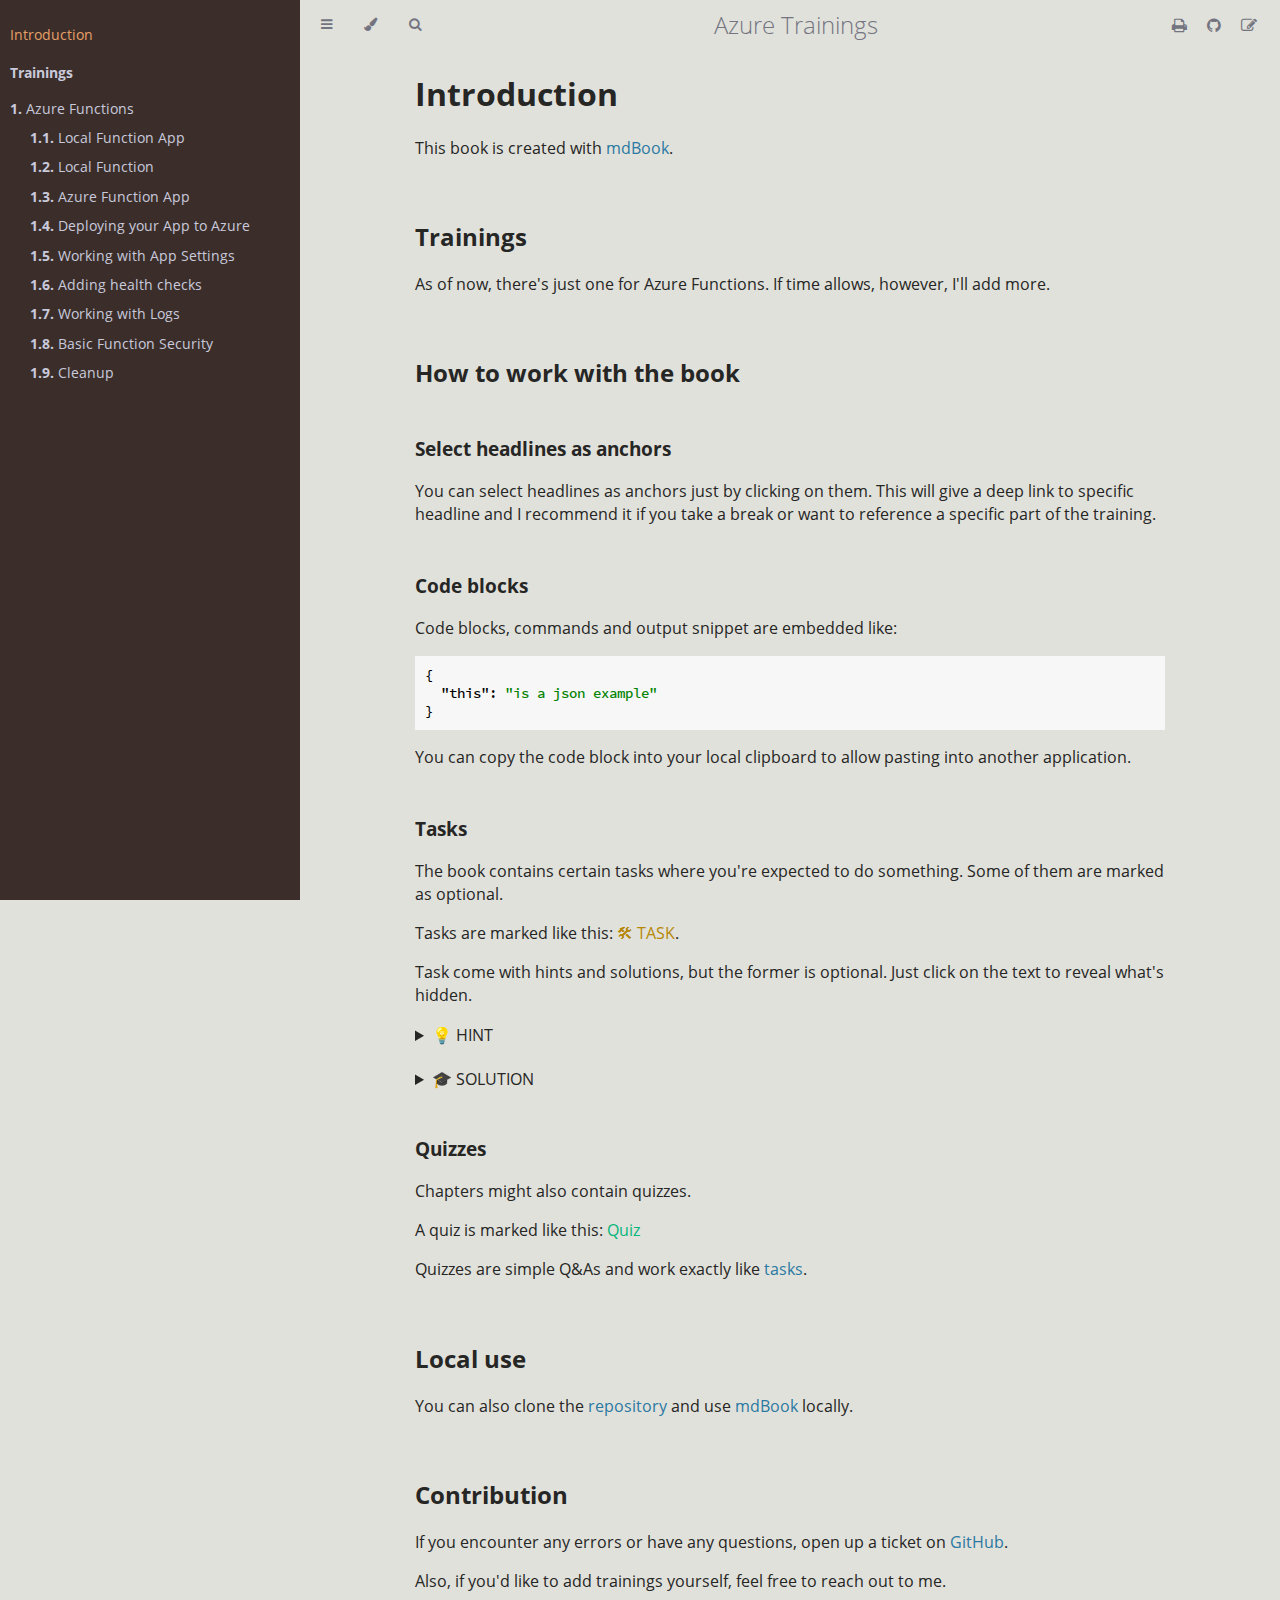
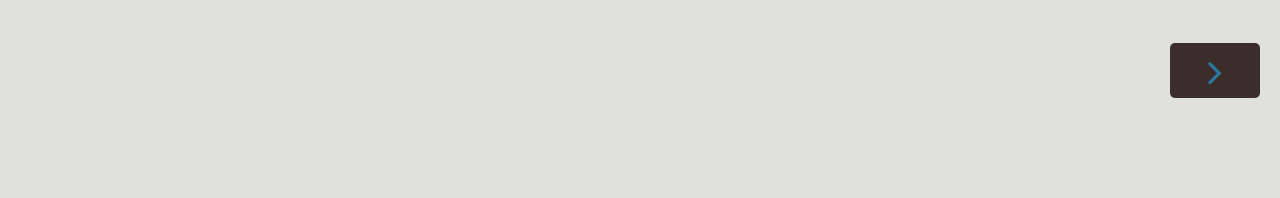
<file: index.html>
<!DOCTYPE HTML>
<html lang="en" class="sidebar-visible no-js rust">
    <head>
        <!-- Book generated using mdBook -->
        <meta charset="UTF-8">
        <title>Introduction - Azure Trainings</title>


        <!-- Custom HTML head -->
        
        <meta name="description" content="">
        <meta name="viewport" content="width=device-width, initial-scale=1">
        <meta name="theme-color" content="#ffffff" />

        <link rel="icon" href="favicon.svg">
        <link rel="shortcut icon" href="favicon.png">
        <link rel="stylesheet" href="css/variables.css">
        <link rel="stylesheet" href="css/general.css">
        <link rel="stylesheet" href="css/chrome.css">
        <link rel="stylesheet" href="css/print.css" media="print">

        <!-- Fonts -->
        <link rel="stylesheet" href="FontAwesome/css/font-awesome.css">
        <link rel="stylesheet" href="fonts/fonts.css">

        <!-- Highlight.js Stylesheets -->
        <link rel="stylesheet" href="highlight.css">
        <link rel="stylesheet" href="tomorrow-night.css">
        <link rel="stylesheet" href="ayu-highlight.css">

        <!-- Custom theme stylesheets -->
        <link rel="stylesheet" href="src/css/custom.css">

    </head>
    <body>
        <!-- Provide site root to javascript -->
        <script>
            var path_to_root = "";
            var default_theme = window.matchMedia("(prefers-color-scheme: dark)").matches ? "navy" : "rust";
        </script>

        <!-- Work around some values being stored in localStorage wrapped in quotes -->
        <script>
            try {
                var theme = localStorage.getItem('mdbook-theme');
                var sidebar = localStorage.getItem('mdbook-sidebar');

                if (theme.startsWith('"') && theme.endsWith('"')) {
                    localStorage.setItem('mdbook-theme', theme.slice(1, theme.length - 1));
                }

                if (sidebar.startsWith('"') && sidebar.endsWith('"')) {
                    localStorage.setItem('mdbook-sidebar', sidebar.slice(1, sidebar.length - 1));
                }
            } catch (e) { }
        </script>

        <!-- Set the theme before any content is loaded, prevents flash -->
        <script>
            var theme;
            try { theme = localStorage.getItem('mdbook-theme'); } catch(e) { }
            if (theme === null || theme === undefined) { theme = default_theme; }
            var html = document.querySelector('html');
            html.classList.remove('no-js')
            html.classList.remove('rust')
            html.classList.add(theme);
            html.classList.add('js');
        </script>

        <!-- Hide / unhide sidebar before it is displayed -->
        <script>
            var html = document.querySelector('html');
            var sidebar = 'hidden';
            if (document.body.clientWidth >= 1080) {
                try { sidebar = localStorage.getItem('mdbook-sidebar'); } catch(e) { }
                sidebar = sidebar || 'visible';
            }
            html.classList.remove('sidebar-visible');
            html.classList.add("sidebar-" + sidebar);
        </script>

        <nav id="sidebar" class="sidebar" aria-label="Table of contents">
            <div class="sidebar-scrollbox">
                <ol class="chapter"><li class="chapter-item expanded affix "><a href="index.html" class="active">Introduction</a></li><li class="chapter-item expanded affix "><li class="part-title">Trainings</li><li class="chapter-item expanded "><a href="azure-functions/index.html"><strong aria-hidden="true">1.</strong> Azure Functions</a></li><li><ol class="section"><li class="chapter-item expanded "><a href="azure-functions/1-1-local-function-app.html"><strong aria-hidden="true">1.1.</strong> Local Function App</a></li><li class="chapter-item expanded "><a href="azure-functions/1-2-local-function.html"><strong aria-hidden="true">1.2.</strong> Local Function</a></li><li class="chapter-item expanded "><a href="azure-functions/1-3-azure-function-app.html"><strong aria-hidden="true">1.3.</strong> Azure Function App</a></li><li class="chapter-item expanded "><a href="azure-functions/1-4-deploying-local-to-azure.html"><strong aria-hidden="true">1.4.</strong> Deploying your App to Azure</a></li><li class="chapter-item expanded "><a href="azure-functions/1-5-working-with-app-settings.html"><strong aria-hidden="true">1.5.</strong> Working with App Settings</a></li><li class="chapter-item expanded "><a href="azure-functions/1-6-adding-health-checks.html"><strong aria-hidden="true">1.6.</strong> Adding health checks</a></li><li class="chapter-item expanded "><a href="azure-functions/1-7-working-with-logs.html"><strong aria-hidden="true">1.7.</strong> Working with Logs</a></li><li class="chapter-item expanded "><a href="azure-functions/1-8-basic-function-security.html"><strong aria-hidden="true">1.8.</strong> Basic Function Security</a></li><li class="chapter-item expanded "><a href="azure-functions/1-9-cleanup.html"><strong aria-hidden="true">1.9.</strong> Cleanup</a></li></ol></li></ol>
            </div>
            <div id="sidebar-resize-handle" class="sidebar-resize-handle"></div>
        </nav>

        <div id="page-wrapper" class="page-wrapper">

            <div class="page">
                                <div id="menu-bar-hover-placeholder"></div>
                <div id="menu-bar" class="menu-bar sticky bordered">
                    <div class="left-buttons">
                        <button id="sidebar-toggle" class="icon-button" type="button" title="Toggle Table of Contents" aria-label="Toggle Table of Contents" aria-controls="sidebar">
                            <i class="fa fa-bars"></i>
                        </button>
                        <button id="theme-toggle" class="icon-button" type="button" title="Change theme" aria-label="Change theme" aria-haspopup="true" aria-expanded="false" aria-controls="theme-list">
                            <i class="fa fa-paint-brush"></i>
                        </button>
                        <ul id="theme-list" class="theme-popup" aria-label="Themes" role="menu">
                            <li role="none"><button role="menuitem" class="theme" id="light">Light</button></li>
                            <li role="none"><button role="menuitem" class="theme" id="rust">Rust</button></li>
                            <li role="none"><button role="menuitem" class="theme" id="coal">Coal</button></li>
                            <li role="none"><button role="menuitem" class="theme" id="navy">Navy</button></li>
                            <li role="none"><button role="menuitem" class="theme" id="ayu">Ayu</button></li>
                        </ul>
                        <button id="search-toggle" class="icon-button" type="button" title="Search. (Shortkey: s)" aria-label="Toggle Searchbar" aria-expanded="false" aria-keyshortcuts="S" aria-controls="searchbar">
                            <i class="fa fa-search"></i>
                        </button>
                    </div>

                    <h1 class="menu-title">Azure Trainings</h1>

                    <div class="right-buttons">
                        <a href="print.html" title="Print this book" aria-label="Print this book">
                            <i id="print-button" class="fa fa-print"></i>
                        </a>
                        <a href="https://github.com/chdalski/azure-training/tree/main" title="Git repository" aria-label="Git repository">
                            <i id="git-repository-button" class="fa fa-github"></i>
                        </a>
                        <a href="https://github.com/chdalski/azure-training/edit/main/src/README.md" title="Suggest an edit" aria-label="Suggest an edit">
                            <i id="git-edit-button" class="fa fa-edit"></i>
                        </a>

                    </div>
                </div>

                <div id="search-wrapper" class="hidden">
                    <form id="searchbar-outer" class="searchbar-outer">
                        <input type="search" id="searchbar" name="searchbar" placeholder="Search this book ..." aria-controls="searchresults-outer" aria-describedby="searchresults-header">
                    </form>
                    <div id="searchresults-outer" class="searchresults-outer hidden">
                        <div id="searchresults-header" class="searchresults-header"></div>
                        <ul id="searchresults">
                        </ul>
                    </div>
                </div>

                <!-- Apply ARIA attributes after the sidebar and the sidebar toggle button are added to the DOM -->
                <script>
                    document.getElementById('sidebar-toggle').setAttribute('aria-expanded', sidebar === 'visible');
                    document.getElementById('sidebar').setAttribute('aria-hidden', sidebar !== 'visible');
                    Array.from(document.querySelectorAll('#sidebar a')).forEach(function(link) {
                        link.setAttribute('tabIndex', sidebar === 'visible' ? 0 : -1);
                    });
                </script>

                <div id="content" class="content">
                    <main>
                        <h1 id="introduction"><a class="header" href="#introduction">Introduction</a></h1>
<p>This book is created with <a href="https://github.com/rust-lang/mdBook">mdBook</a>.</p>
<h2 id="trainings"><a class="header" href="#trainings">Trainings</a></h2>
<p>As of now, there's just one for Azure Functions.
If time allows, however, I'll add more.</p>
<h2 id="how-to-work-with-the-book"><a class="header" href="#how-to-work-with-the-book">How to work with the book</a></h2>
<h3 id="select-headlines-as-anchors"><a class="header" href="#select-headlines-as-anchors">Select headlines as anchors</a></h3>
<p>You can select headlines as anchors just by clicking on them.
This will give a deep link to specific headline and I recommend it if you take a break or want to reference a specific part of the training.</p>
<h3 id="code-blocks"><a class="header" href="#code-blocks">Code blocks</a></h3>
<p>Code blocks, commands and output snippet are embedded like:</p>
<pre><code class="language-json">{
  &quot;this&quot;: &quot;is a json example&quot;
}
</code></pre>
<p>You can copy the code block into your local clipboard to allow pasting into another application.</p>
<h3 id="tasks"><a class="header" href="#tasks">Tasks</a></h3>
<p>The book contains certain tasks where you're expected to do something.
Some of them are marked as optional.</p>
<p>Tasks are marked like this: <span class="task">🛠 TASK</span>.</p>
<p>Task come with hints and solutions, but the former is optional.
Just click on the text to reveal what's hidden.</p>
<details>
  <summary>💡 HINT</summary>
<p>This is a <strong>hint</strong>!</p>
</details>
<br/>
<details>
  <summary>🎓 SOLUTION</summary>
<p>This is the <strong>solution</strong>!</p>
</details>
<h3 id="quizzes"><a class="header" href="#quizzes">Quizzes</a></h3>
<p>Chapters might also contain quizzes.</p>
<p>A quiz is marked like this: <span class="quiz">Quiz</span></p>
<p>Quizzes are simple Q&amp;As and work exactly like <a href="#tasks">tasks</a>.</p>
<h2 id="local-use"><a class="header" href="#local-use">Local use</a></h2>
<p>You can also clone the <a href="https://github.com/chdalski/azure-training">repository</a> and use <a href="https://github.com/rust-lang/mdBook">mdBook</a> locally.</p>
<h2 id="contribution"><a class="header" href="#contribution">Contribution</a></h2>
<p>If you encounter any errors or have any questions, open up a ticket on <a href="https://github.com/chdalski/azure-training/issues">GitHub</a>.</p>
<p>Also, if you'd like to add trainings yourself, feel free to reach out to me.</p>

                    </main>

                    <nav class="nav-wrapper" aria-label="Page navigation">
                        <!-- Mobile navigation buttons -->

                            <a rel="next" href="azure-functions/index.html" class="mobile-nav-chapters next" title="Next chapter" aria-label="Next chapter" aria-keyshortcuts="Right">
                                <i class="fa fa-angle-right"></i>
                            </a>

                        <div style="clear: both"></div>
                    </nav>
                </div>
            </div>

            <nav class="nav-wide-wrapper" aria-label="Page navigation">

                    <a rel="next" href="azure-functions/index.html" class="nav-chapters next" title="Next chapter" aria-label="Next chapter" aria-keyshortcuts="Right">
                        <i class="fa fa-angle-right"></i>
                    </a>
            </nav>

        </div>




        <script>
            window.playground_copyable = true;
        </script>


        <script src="elasticlunr.min.js"></script>
        <script src="mark.min.js"></script>
        <script src="searcher.js"></script>

        <script src="clipboard.min.js"></script>
        <script src="highlight.js"></script>
        <script src="book.js"></script>

        <!-- Custom JS scripts -->


    </body>
</html>
</file>
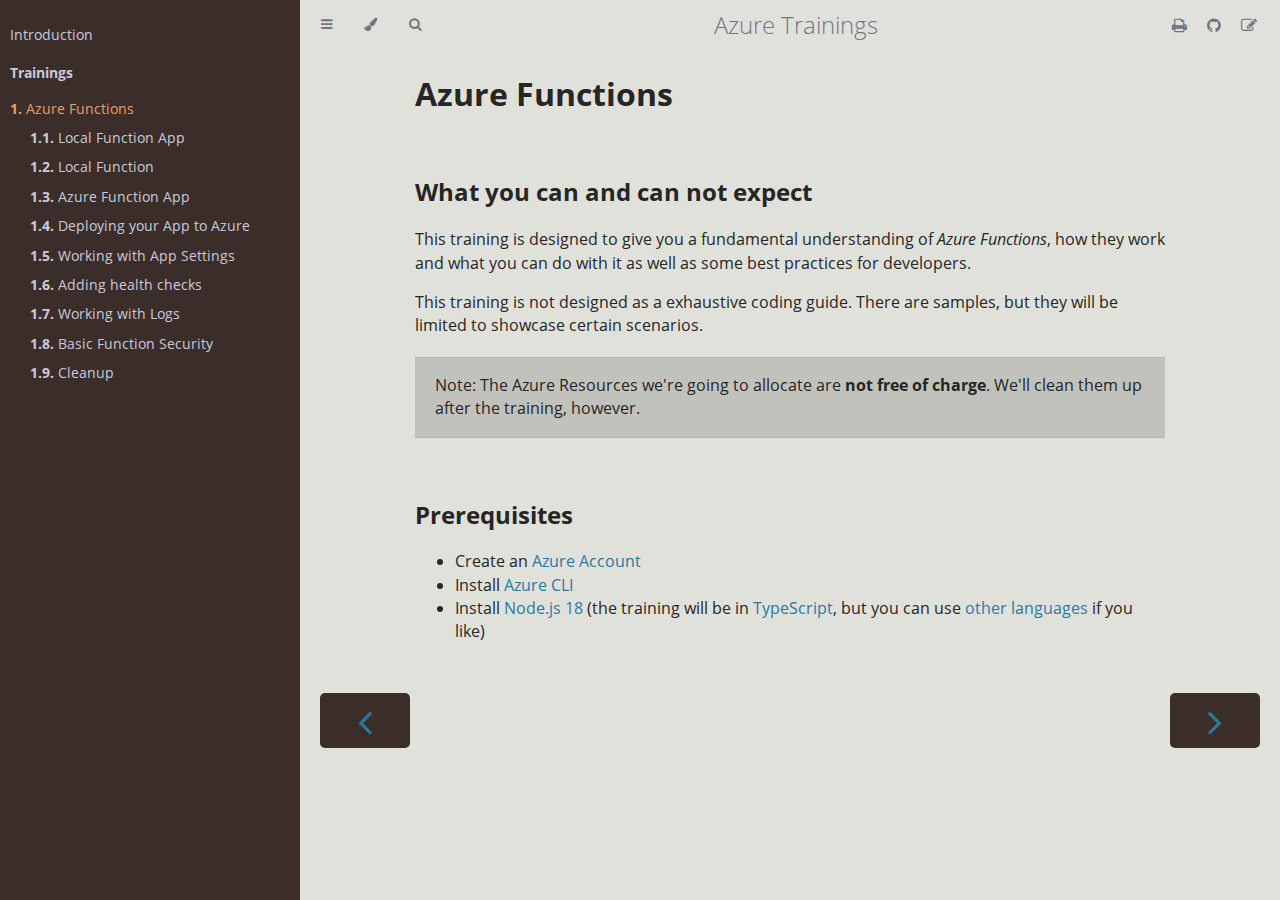
<file: azure-functions/index.html>
<!DOCTYPE HTML>
<html lang="en" class="sidebar-visible no-js rust">
    <head>
        <!-- Book generated using mdBook -->
        <meta charset="UTF-8">
        <title>Azure Functions - Azure Trainings</title>


        <!-- Custom HTML head -->
        
        <meta name="description" content="">
        <meta name="viewport" content="width=device-width, initial-scale=1">
        <meta name="theme-color" content="#ffffff" />

        <link rel="icon" href="../favicon.svg">
        <link rel="shortcut icon" href="../favicon.png">
        <link rel="stylesheet" href="../css/variables.css">
        <link rel="stylesheet" href="../css/general.css">
        <link rel="stylesheet" href="../css/chrome.css">
        <link rel="stylesheet" href="../css/print.css" media="print">

        <!-- Fonts -->
        <link rel="stylesheet" href="../FontAwesome/css/font-awesome.css">
        <link rel="stylesheet" href="../fonts/fonts.css">

        <!-- Highlight.js Stylesheets -->
        <link rel="stylesheet" href="../highlight.css">
        <link rel="stylesheet" href="../tomorrow-night.css">
        <link rel="stylesheet" href="../ayu-highlight.css">

        <!-- Custom theme stylesheets -->
        <link rel="stylesheet" href="../src/css/custom.css">

    </head>
    <body>
        <!-- Provide site root to javascript -->
        <script>
            var path_to_root = "../";
            var default_theme = window.matchMedia("(prefers-color-scheme: dark)").matches ? "navy" : "rust";
        </script>

        <!-- Work around some values being stored in localStorage wrapped in quotes -->
        <script>
            try {
                var theme = localStorage.getItem('mdbook-theme');
                var sidebar = localStorage.getItem('mdbook-sidebar');

                if (theme.startsWith('"') && theme.endsWith('"')) {
                    localStorage.setItem('mdbook-theme', theme.slice(1, theme.length - 1));
                }

                if (sidebar.startsWith('"') && sidebar.endsWith('"')) {
                    localStorage.setItem('mdbook-sidebar', sidebar.slice(1, sidebar.length - 1));
                }
            } catch (e) { }
        </script>

        <!-- Set the theme before any content is loaded, prevents flash -->
        <script>
            var theme;
            try { theme = localStorage.getItem('mdbook-theme'); } catch(e) { }
            if (theme === null || theme === undefined) { theme = default_theme; }
            var html = document.querySelector('html');
            html.classList.remove('no-js')
            html.classList.remove('rust')
            html.classList.add(theme);
            html.classList.add('js');
        </script>

        <!-- Hide / unhide sidebar before it is displayed -->
        <script>
            var html = document.querySelector('html');
            var sidebar = 'hidden';
            if (document.body.clientWidth >= 1080) {
                try { sidebar = localStorage.getItem('mdbook-sidebar'); } catch(e) { }
                sidebar = sidebar || 'visible';
            }
            html.classList.remove('sidebar-visible');
            html.classList.add("sidebar-" + sidebar);
        </script>

        <nav id="sidebar" class="sidebar" aria-label="Table of contents">
            <div class="sidebar-scrollbox">
                <ol class="chapter"><li class="chapter-item expanded affix "><a href="../index.html">Introduction</a></li><li class="chapter-item expanded affix "><li class="part-title">Trainings</li><li class="chapter-item expanded "><a href="../azure-functions/index.html" class="active"><strong aria-hidden="true">1.</strong> Azure Functions</a></li><li><ol class="section"><li class="chapter-item expanded "><a href="../azure-functions/1-1-local-function-app.html"><strong aria-hidden="true">1.1.</strong> Local Function App</a></li><li class="chapter-item expanded "><a href="../azure-functions/1-2-local-function.html"><strong aria-hidden="true">1.2.</strong> Local Function</a></li><li class="chapter-item expanded "><a href="../azure-functions/1-3-azure-function-app.html"><strong aria-hidden="true">1.3.</strong> Azure Function App</a></li><li class="chapter-item expanded "><a href="../azure-functions/1-4-deploying-local-to-azure.html"><strong aria-hidden="true">1.4.</strong> Deploying your App to Azure</a></li><li class="chapter-item expanded "><a href="../azure-functions/1-5-working-with-app-settings.html"><strong aria-hidden="true">1.5.</strong> Working with App Settings</a></li><li class="chapter-item expanded "><a href="../azure-functions/1-6-adding-health-checks.html"><strong aria-hidden="true">1.6.</strong> Adding health checks</a></li><li class="chapter-item expanded "><a href="../azure-functions/1-7-working-with-logs.html"><strong aria-hidden="true">1.7.</strong> Working with Logs</a></li><li class="chapter-item expanded "><a href="../azure-functions/1-8-basic-function-security.html"><strong aria-hidden="true">1.8.</strong> Basic Function Security</a></li><li class="chapter-item expanded "><a href="../azure-functions/1-9-cleanup.html"><strong aria-hidden="true">1.9.</strong> Cleanup</a></li></ol></li></ol>
            </div>
            <div id="sidebar-resize-handle" class="sidebar-resize-handle"></div>
        </nav>

        <div id="page-wrapper" class="page-wrapper">

            <div class="page">
                                <div id="menu-bar-hover-placeholder"></div>
                <div id="menu-bar" class="menu-bar sticky bordered">
                    <div class="left-buttons">
                        <button id="sidebar-toggle" class="icon-button" type="button" title="Toggle Table of Contents" aria-label="Toggle Table of Contents" aria-controls="sidebar">
                            <i class="fa fa-bars"></i>
                        </button>
                        <button id="theme-toggle" class="icon-button" type="button" title="Change theme" aria-label="Change theme" aria-haspopup="true" aria-expanded="false" aria-controls="theme-list">
                            <i class="fa fa-paint-brush"></i>
                        </button>
                        <ul id="theme-list" class="theme-popup" aria-label="Themes" role="menu">
                            <li role="none"><button role="menuitem" class="theme" id="light">Light</button></li>
                            <li role="none"><button role="menuitem" class="theme" id="rust">Rust</button></li>
                            <li role="none"><button role="menuitem" class="theme" id="coal">Coal</button></li>
                            <li role="none"><button role="menuitem" class="theme" id="navy">Navy</button></li>
                            <li role="none"><button role="menuitem" class="theme" id="ayu">Ayu</button></li>
                        </ul>
                        <button id="search-toggle" class="icon-button" type="button" title="Search. (Shortkey: s)" aria-label="Toggle Searchbar" aria-expanded="false" aria-keyshortcuts="S" aria-controls="searchbar">
                            <i class="fa fa-search"></i>
                        </button>
                    </div>

                    <h1 class="menu-title">Azure Trainings</h1>

                    <div class="right-buttons">
                        <a href="../print.html" title="Print this book" aria-label="Print this book">
                            <i id="print-button" class="fa fa-print"></i>
                        </a>
                        <a href="https://github.com/chdalski/azure-training/tree/main" title="Git repository" aria-label="Git repository">
                            <i id="git-repository-button" class="fa fa-github"></i>
                        </a>
                        <a href="https://github.com/chdalski/azure-training/edit/main/src/azure-functions/README.md" title="Suggest an edit" aria-label="Suggest an edit">
                            <i id="git-edit-button" class="fa fa-edit"></i>
                        </a>

                    </div>
                </div>

                <div id="search-wrapper" class="hidden">
                    <form id="searchbar-outer" class="searchbar-outer">
                        <input type="search" id="searchbar" name="searchbar" placeholder="Search this book ..." aria-controls="searchresults-outer" aria-describedby="searchresults-header">
                    </form>
                    <div id="searchresults-outer" class="searchresults-outer hidden">
                        <div id="searchresults-header" class="searchresults-header"></div>
                        <ul id="searchresults">
                        </ul>
                    </div>
                </div>

                <!-- Apply ARIA attributes after the sidebar and the sidebar toggle button are added to the DOM -->
                <script>
                    document.getElementById('sidebar-toggle').setAttribute('aria-expanded', sidebar === 'visible');
                    document.getElementById('sidebar').setAttribute('aria-hidden', sidebar !== 'visible');
                    Array.from(document.querySelectorAll('#sidebar a')).forEach(function(link) {
                        link.setAttribute('tabIndex', sidebar === 'visible' ? 0 : -1);
                    });
                </script>

                <div id="content" class="content">
                    <main>
                        <h1 id="azure-functions"><a class="header" href="#azure-functions">Azure Functions</a></h1>
<h2 id="what-you-can-and-can-not-expect"><a class="header" href="#what-you-can-and-can-not-expect">What you can and can not expect</a></h2>
<p>This training is designed to give you a fundamental understanding of <em>Azure Functions</em>, how they work and what you can do with it as well as some best practices for developers.</p>
<p>This training is not designed as a exhaustive coding guide.
There are samples, but they will be limited to showcase certain scenarios.</p>
<blockquote>
<p>Note: The Azure Resources we're going to allocate are <strong>not free of charge</strong>. We'll clean them up after the training, however.</p>
</blockquote>
<h2 id="prerequisites"><a class="header" href="#prerequisites">Prerequisites</a></h2>
<ul>
<li>Create an <a href="https://portal.azure.com/">Azure Account</a></li>
<li>Install <a href="https://learn.microsoft.com/en-us/cli/azure/install-azure-cli">Azure CLI</a></li>
<li>Install <a href="https://nodejs.org/">Node.js 18</a> (the training will be in <a href="https://www.typescriptlang.org/">TypeScript</a>, but you can use <a href="https://learn.microsoft.com/en-us/azure/azure-functions/supported-languages">other languages</a> if you like)</li>
</ul>

                    </main>

                    <nav class="nav-wrapper" aria-label="Page navigation">
                        <!-- Mobile navigation buttons -->
                            <a rel="prev" href="../index.html" class="mobile-nav-chapters previous" title="Previous chapter" aria-label="Previous chapter" aria-keyshortcuts="Left">
                                <i class="fa fa-angle-left"></i>
                            </a>

                            <a rel="next" href="../azure-functions/1-1-local-function-app.html" class="mobile-nav-chapters next" title="Next chapter" aria-label="Next chapter" aria-keyshortcuts="Right">
                                <i class="fa fa-angle-right"></i>
                            </a>

                        <div style="clear: both"></div>
                    </nav>
                </div>
            </div>

            <nav class="nav-wide-wrapper" aria-label="Page navigation">
                    <a rel="prev" href="../index.html" class="nav-chapters previous" title="Previous chapter" aria-label="Previous chapter" aria-keyshortcuts="Left">
                        <i class="fa fa-angle-left"></i>
                    </a>

                    <a rel="next" href="../azure-functions/1-1-local-function-app.html" class="nav-chapters next" title="Next chapter" aria-label="Next chapter" aria-keyshortcuts="Right">
                        <i class="fa fa-angle-right"></i>
                    </a>
            </nav>

        </div>




        <script>
            window.playground_copyable = true;
        </script>


        <script src="../elasticlunr.min.js"></script>
        <script src="../mark.min.js"></script>
        <script src="../searcher.js"></script>

        <script src="../clipboard.min.js"></script>
        <script src="../highlight.js"></script>
        <script src="../book.js"></script>

        <!-- Custom JS scripts -->


    </body>
</html>
</file>
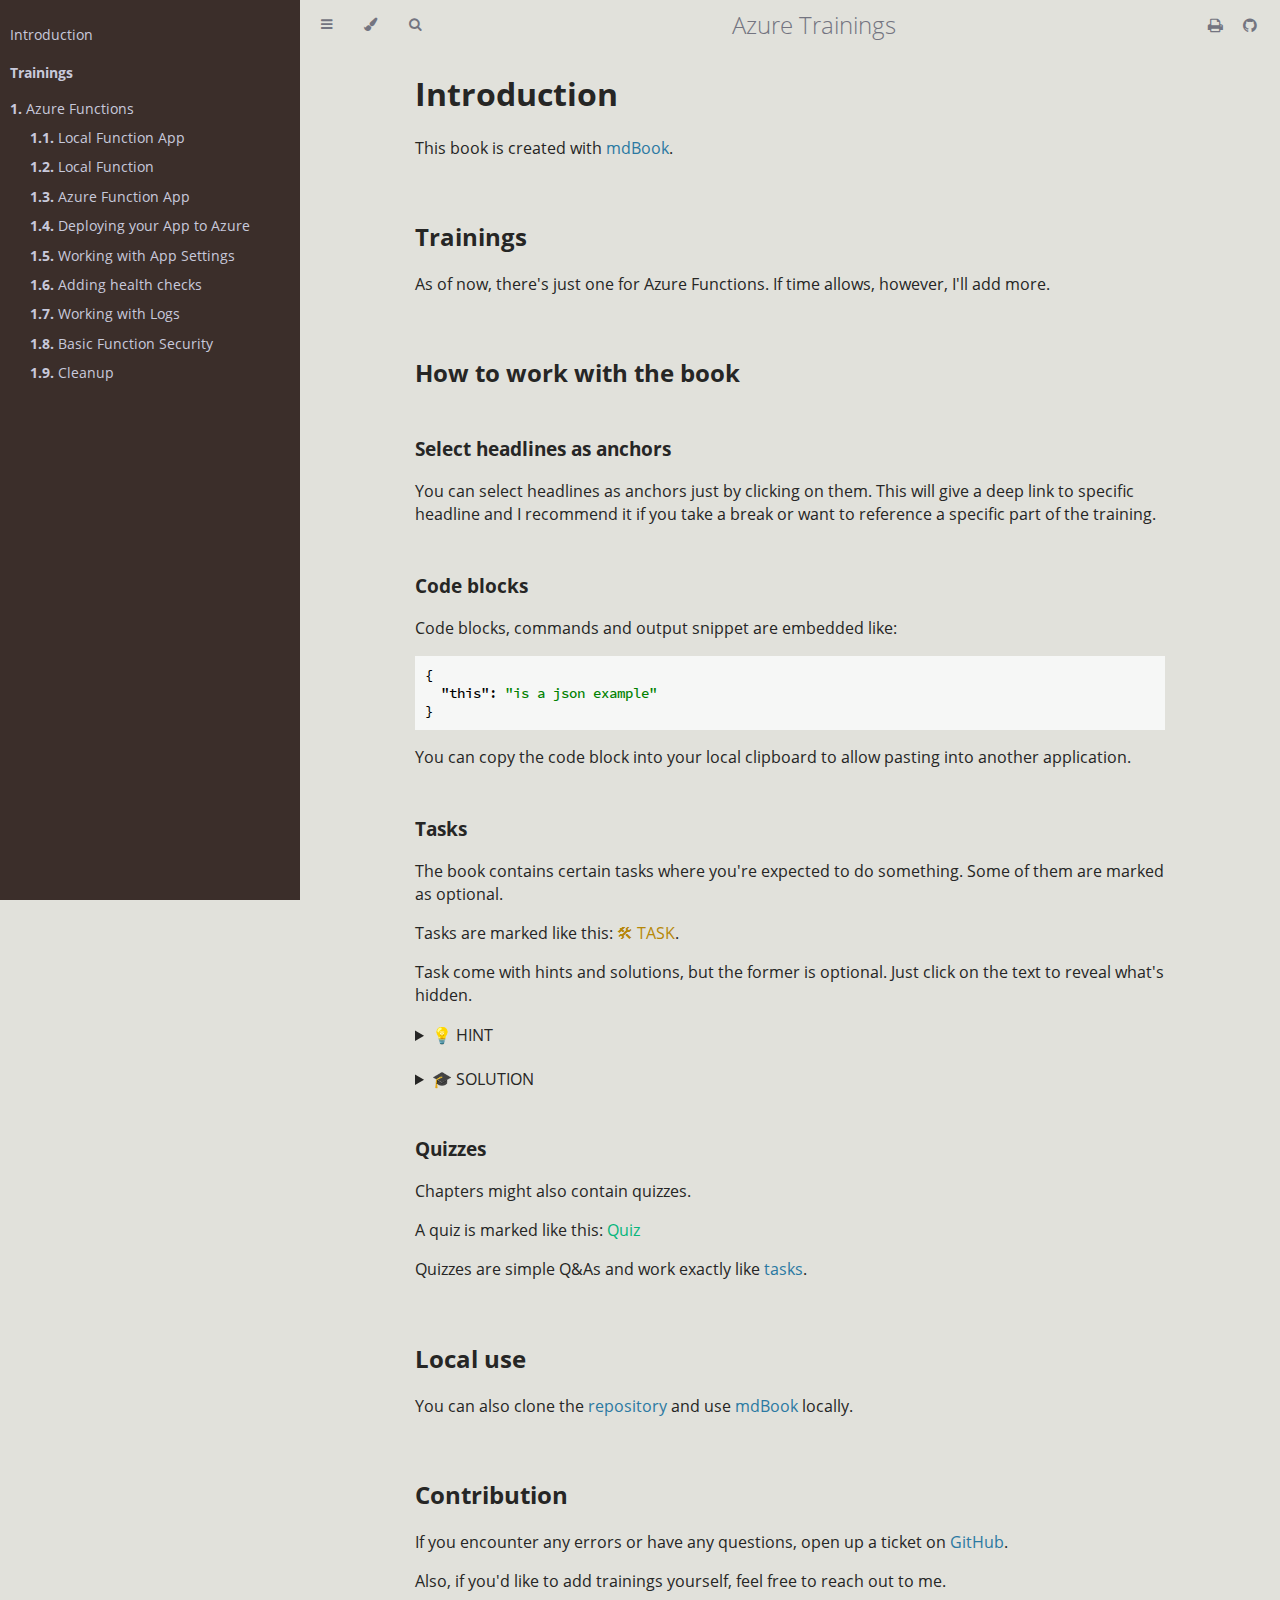
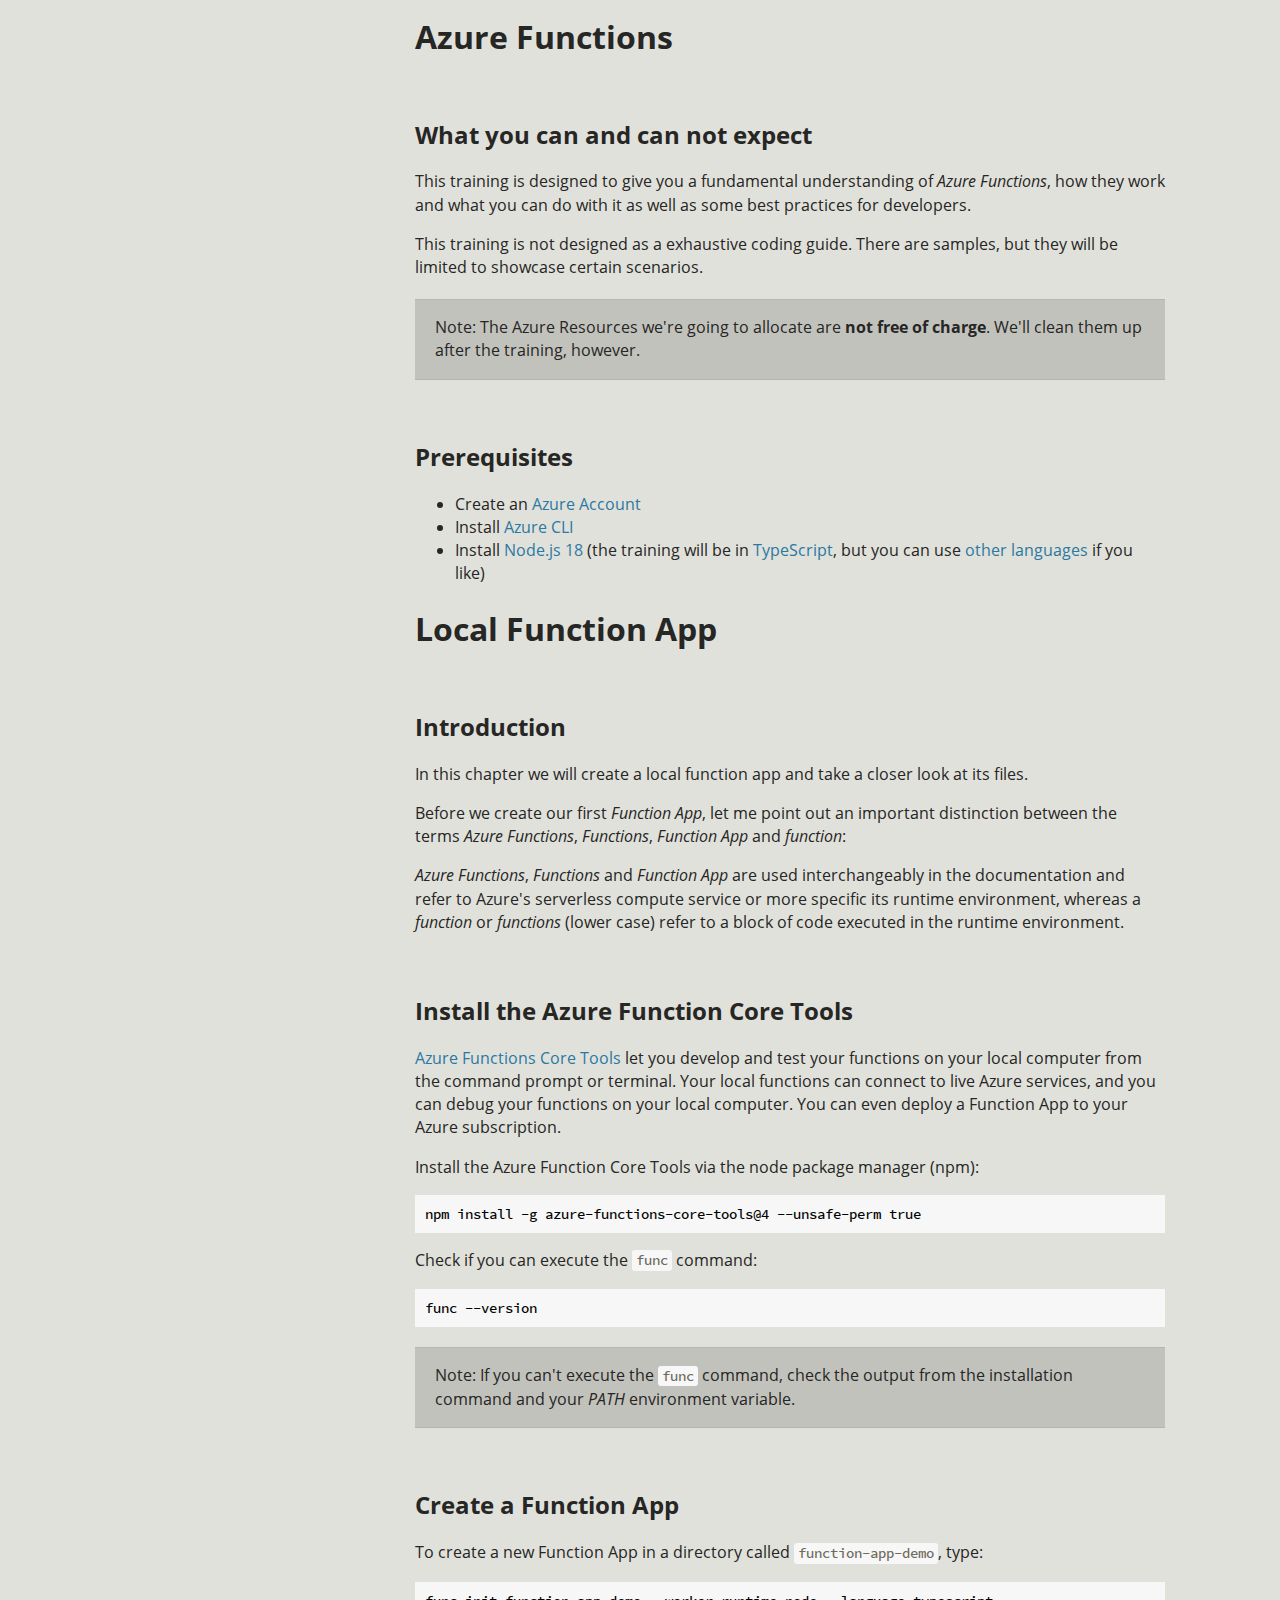
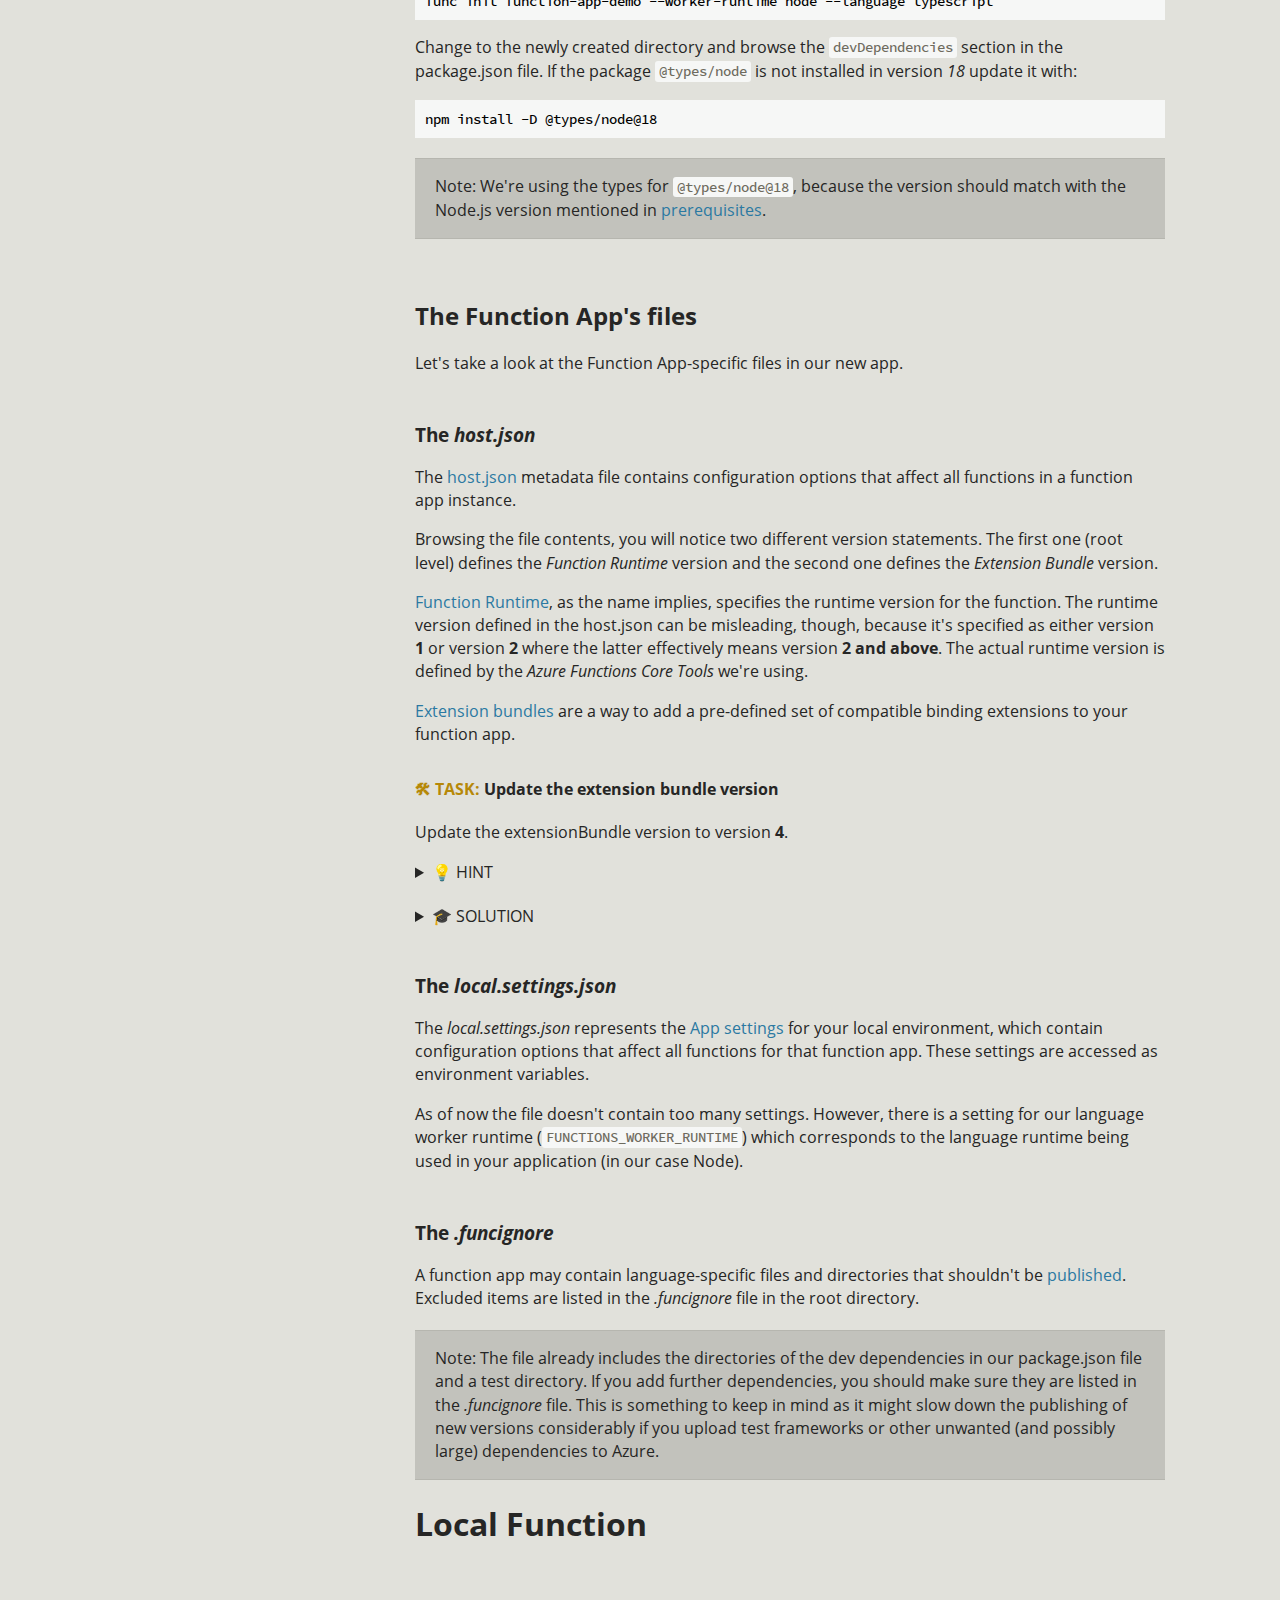
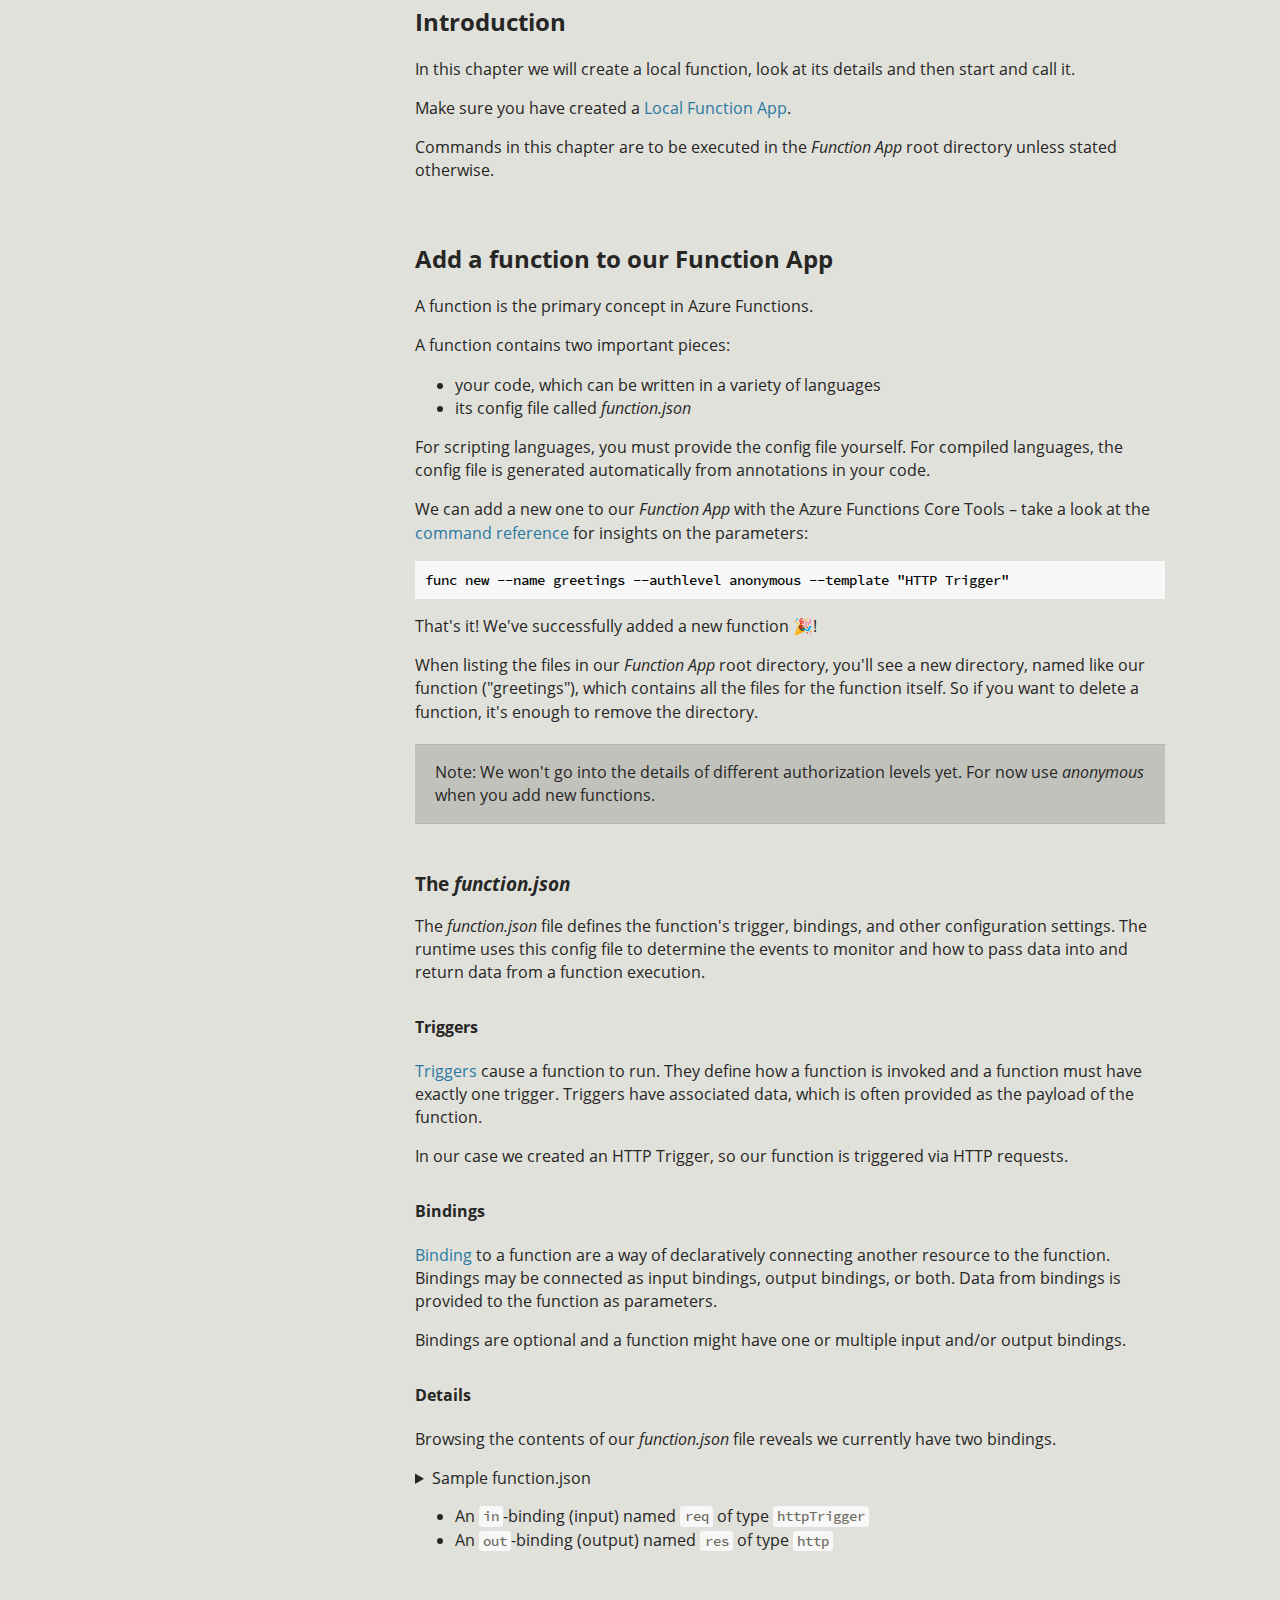
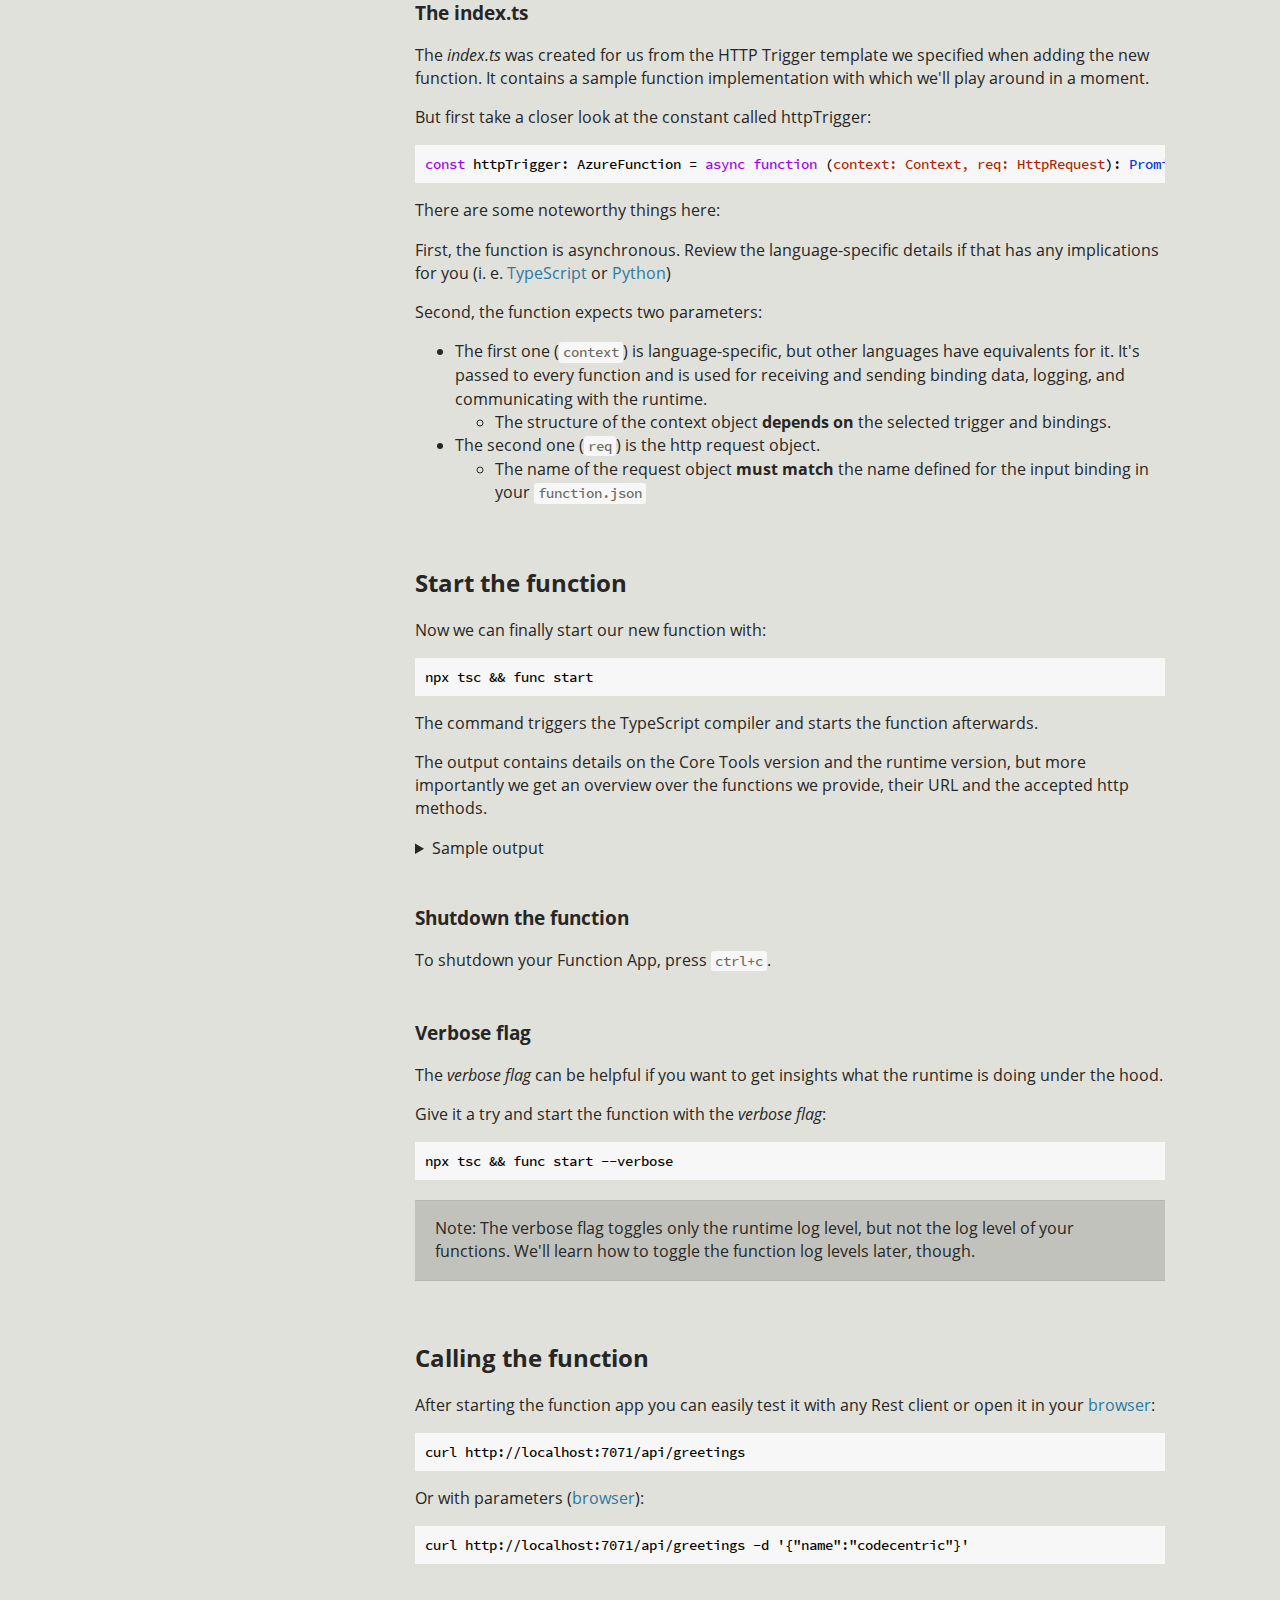
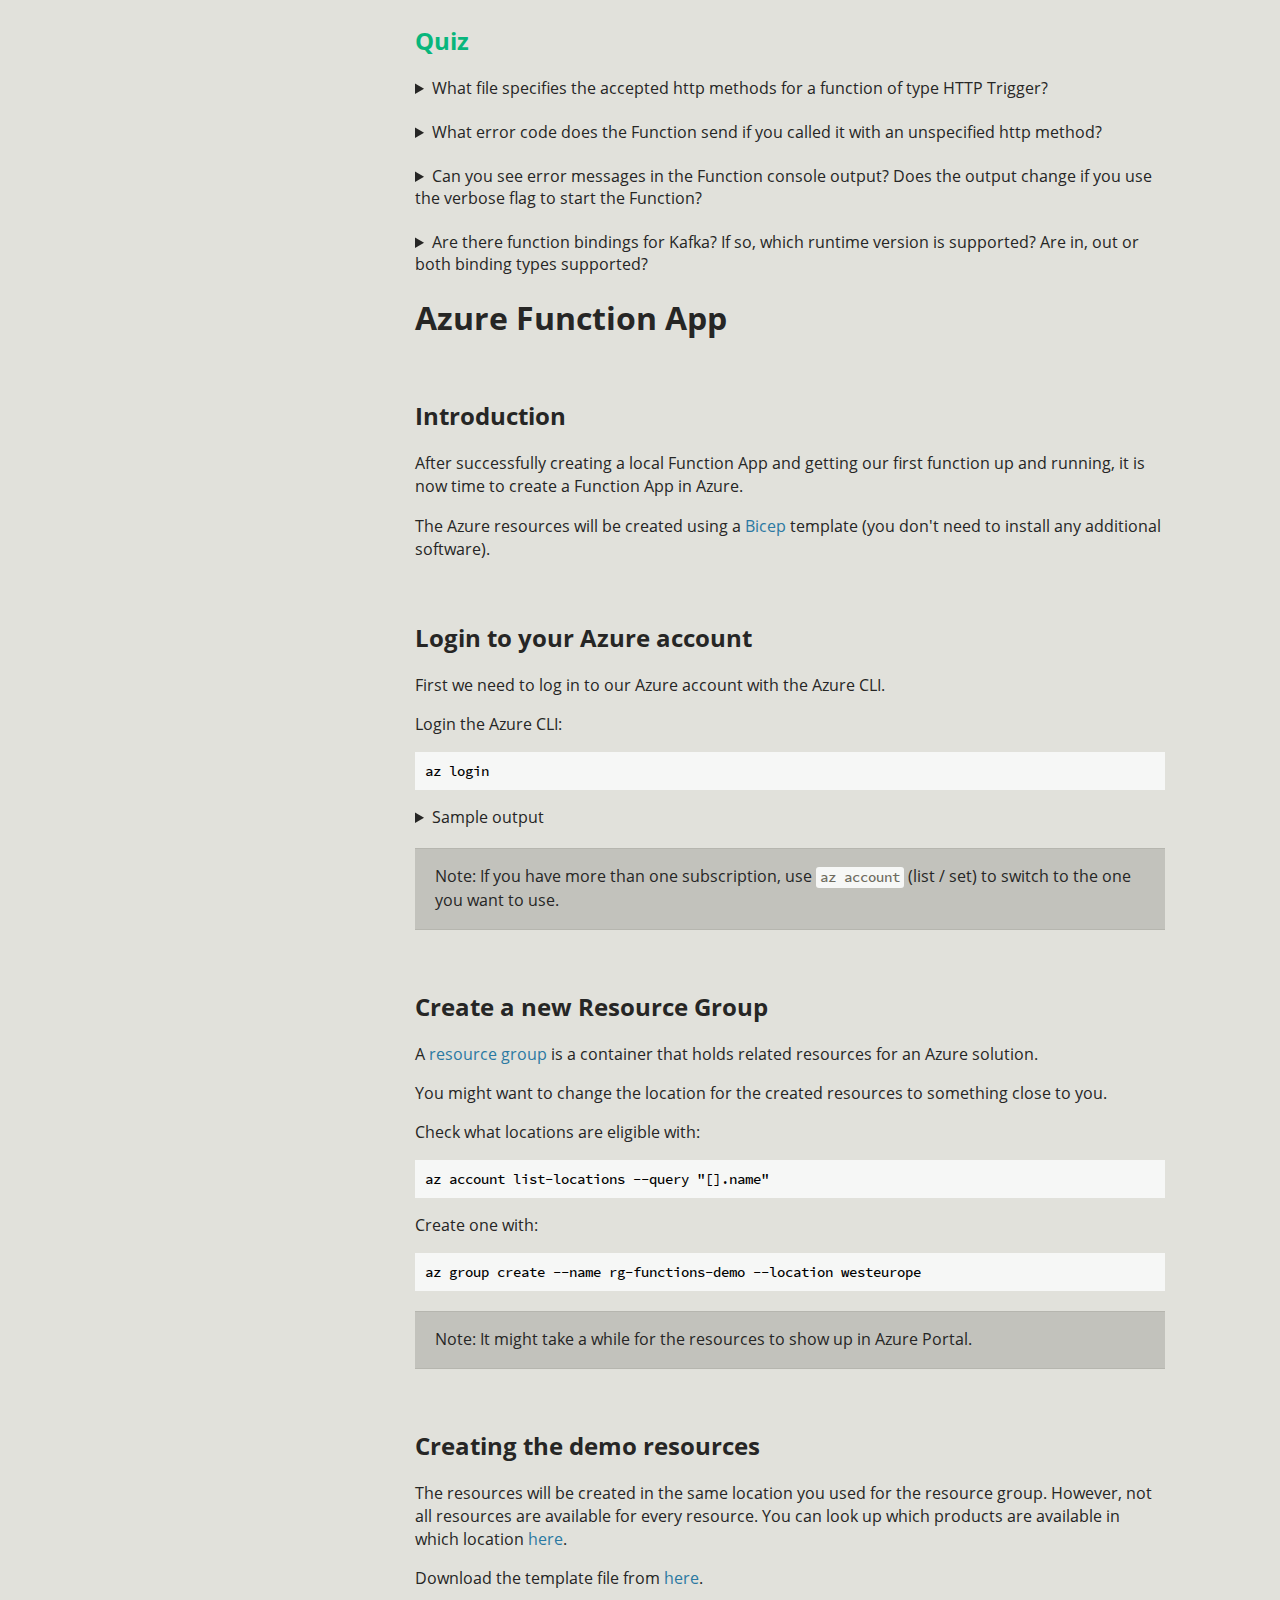
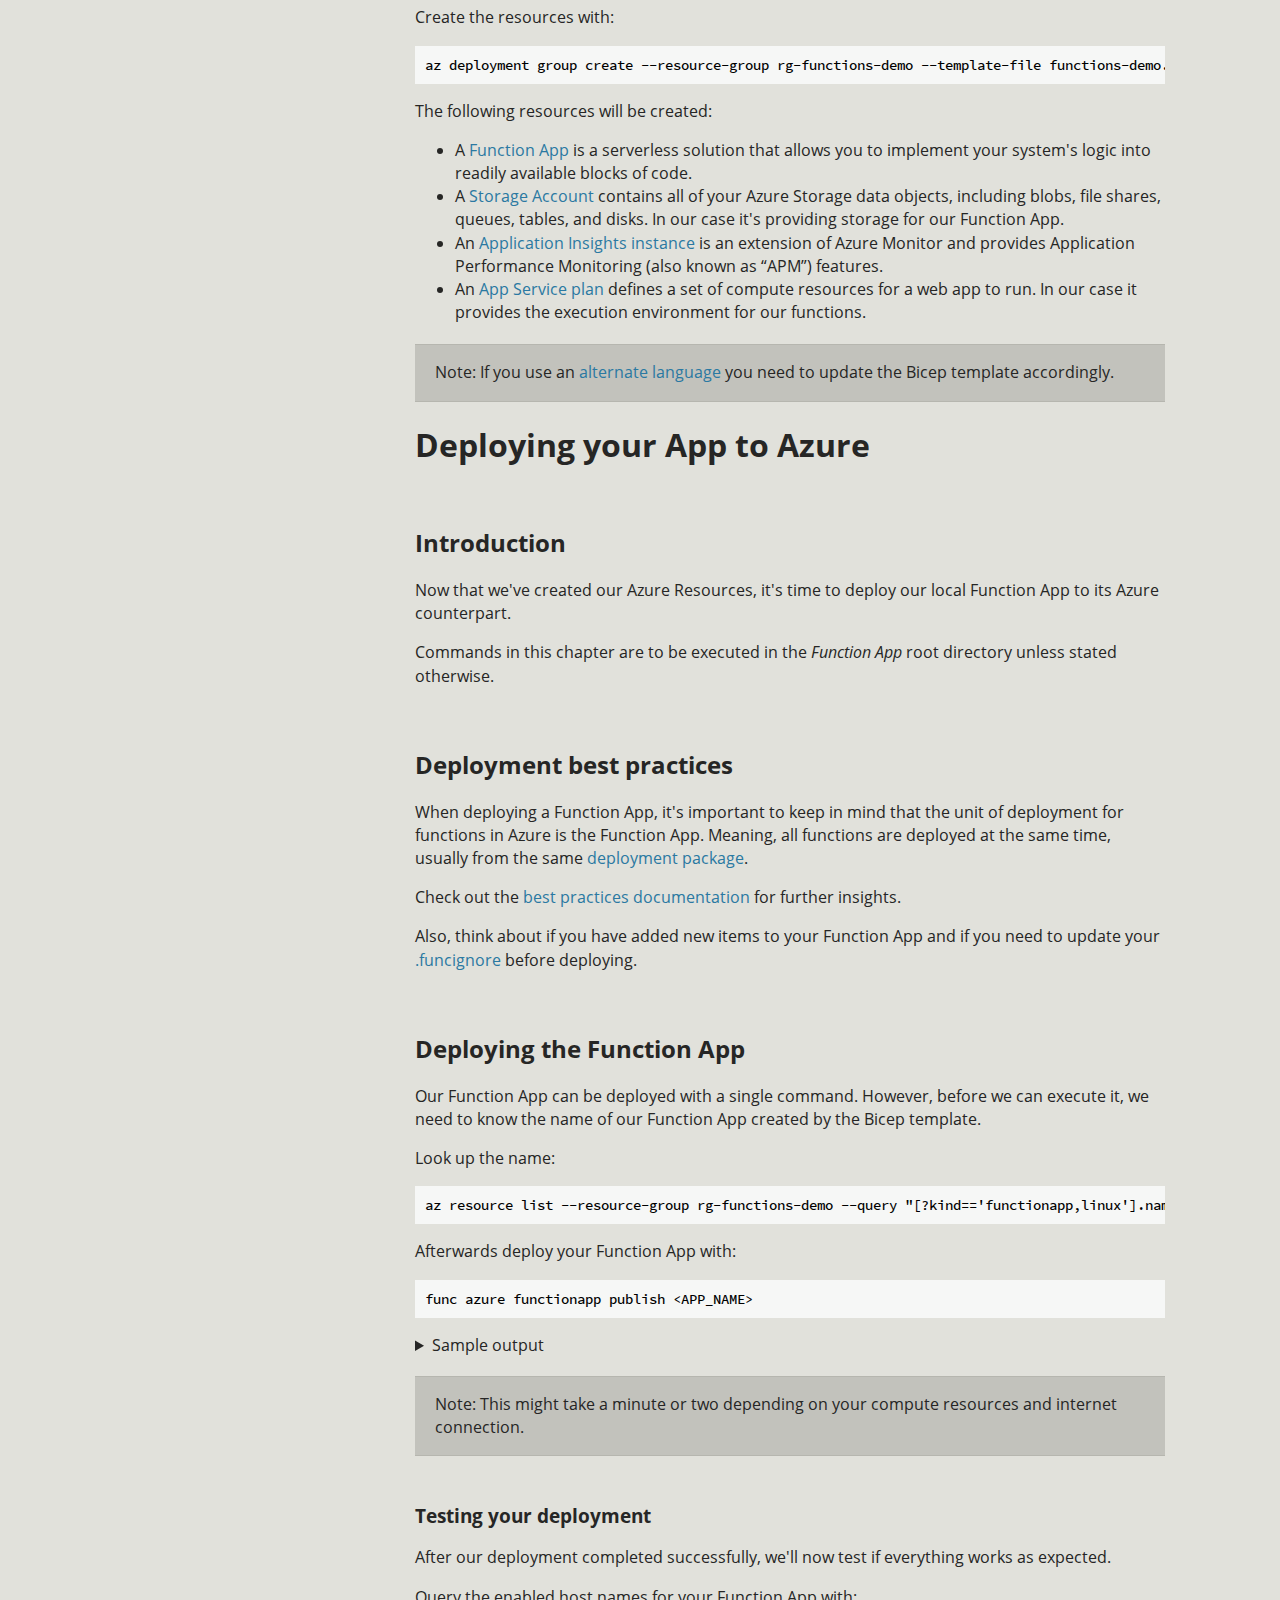
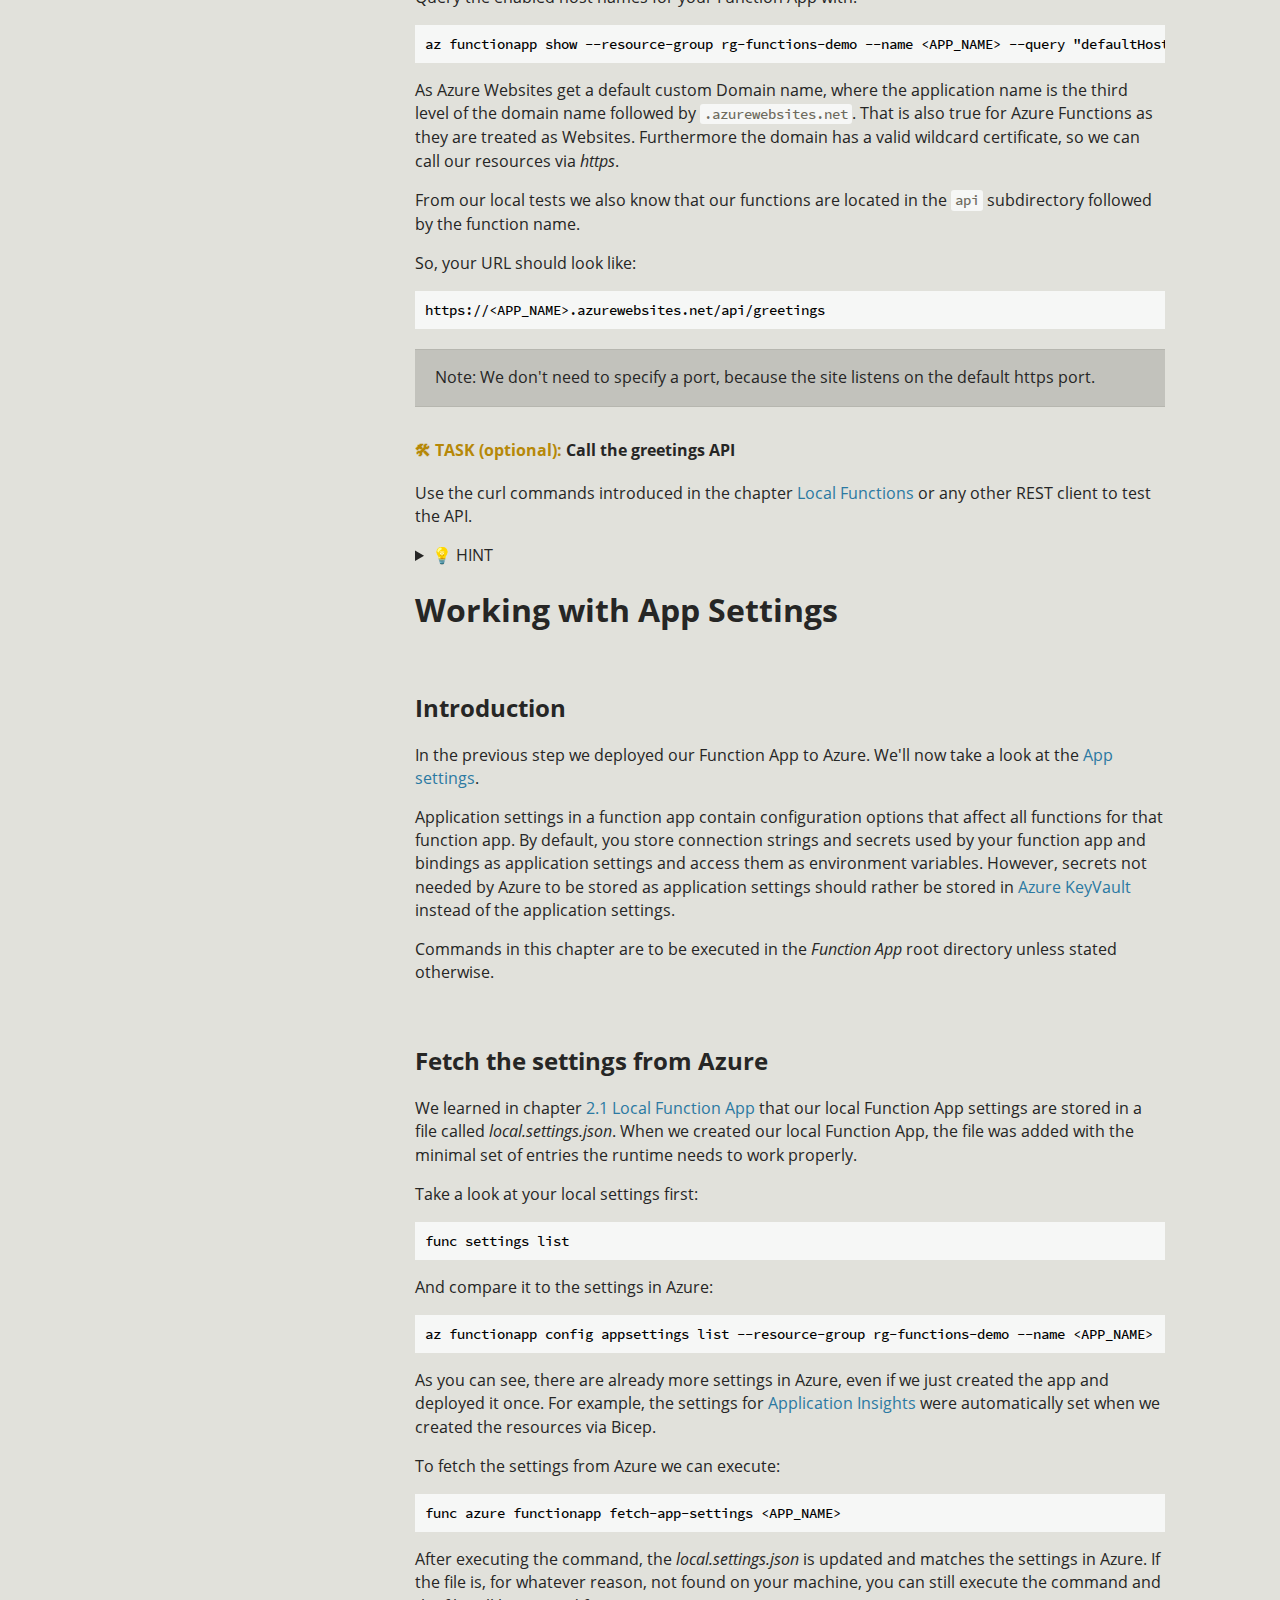
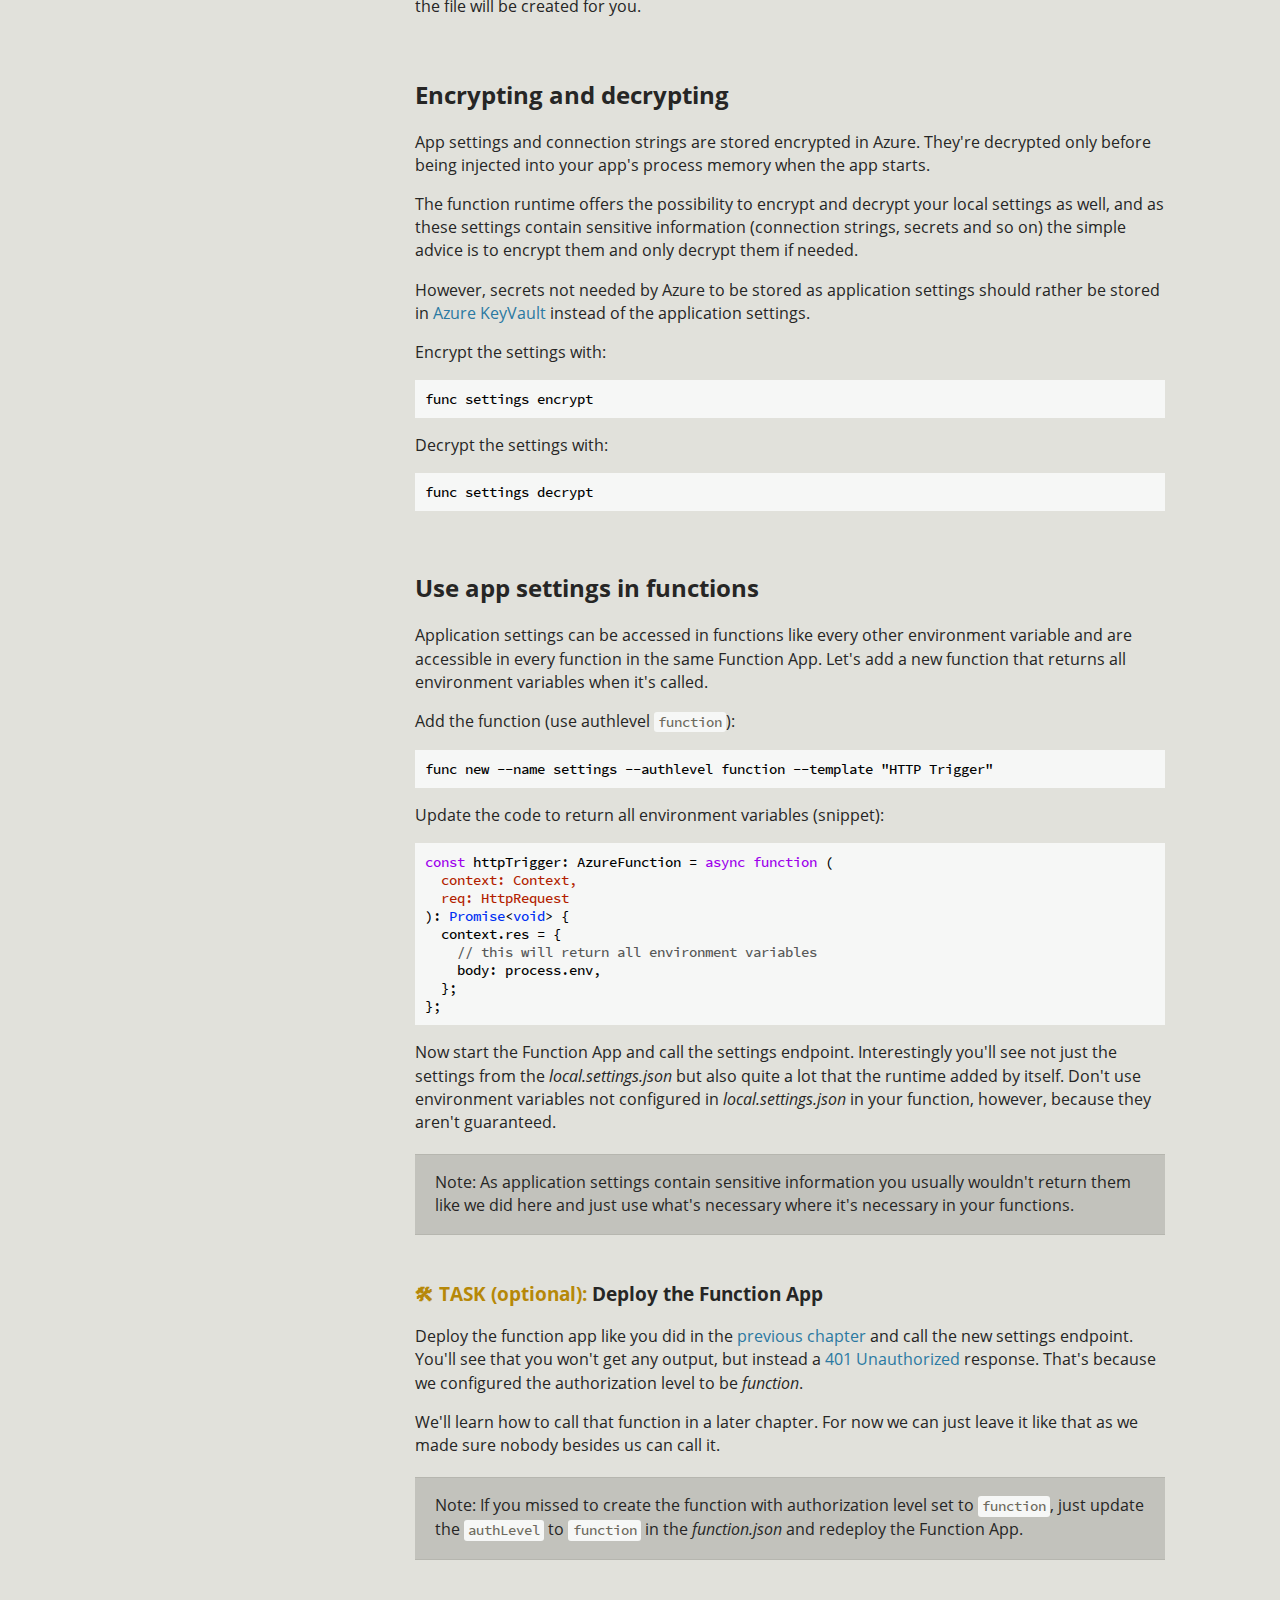
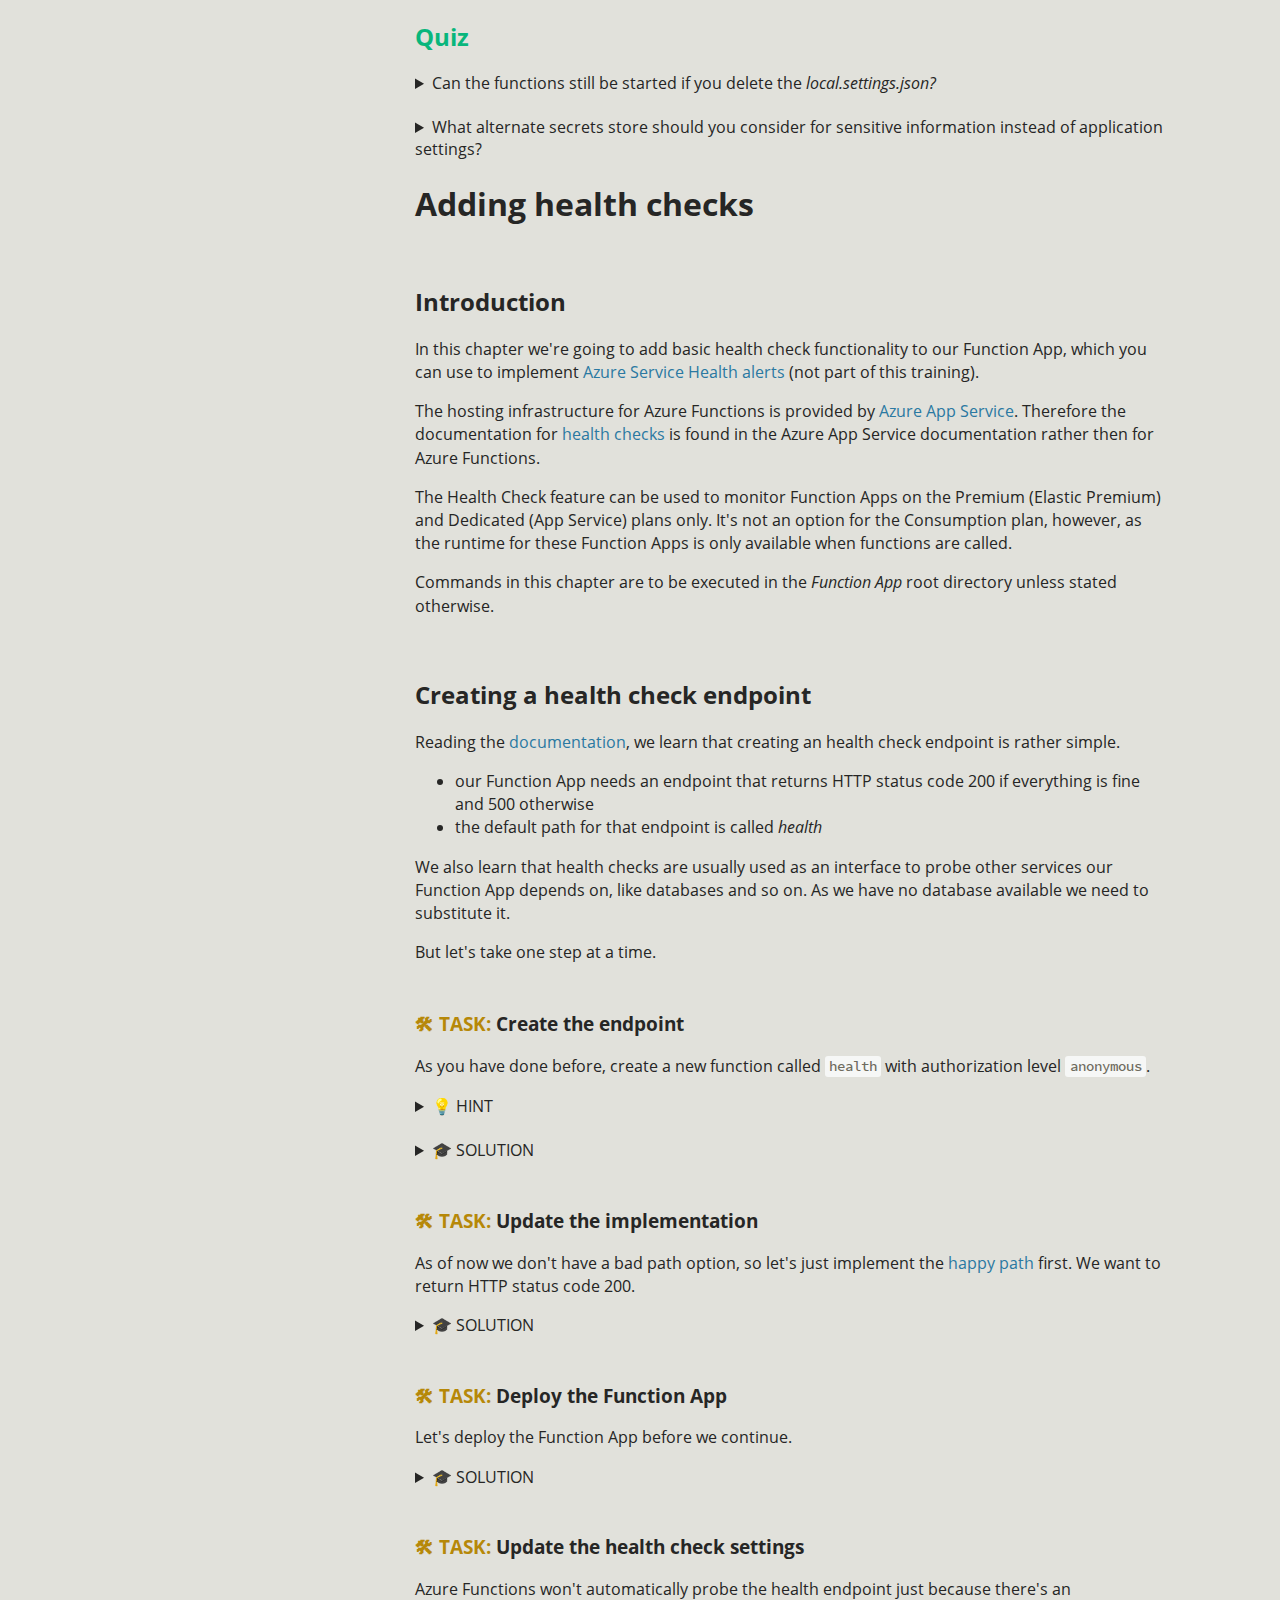
<file: print.html>
<!DOCTYPE HTML>
<html lang="en" class="sidebar-visible no-js rust">
    <head>
        <!-- Book generated using mdBook -->
        <meta charset="UTF-8">
        <title>Azure Trainings</title>
        <meta name="robots" content="noindex" />


        <!-- Custom HTML head -->
        
        <meta name="description" content="">
        <meta name="viewport" content="width=device-width, initial-scale=1">
        <meta name="theme-color" content="#ffffff" />

        <link rel="icon" href="favicon.svg">
        <link rel="shortcut icon" href="favicon.png">
        <link rel="stylesheet" href="css/variables.css">
        <link rel="stylesheet" href="css/general.css">
        <link rel="stylesheet" href="css/chrome.css">
        <link rel="stylesheet" href="css/print.css" media="print">

        <!-- Fonts -->
        <link rel="stylesheet" href="FontAwesome/css/font-awesome.css">
        <link rel="stylesheet" href="fonts/fonts.css">

        <!-- Highlight.js Stylesheets -->
        <link rel="stylesheet" href="highlight.css">
        <link rel="stylesheet" href="tomorrow-night.css">
        <link rel="stylesheet" href="ayu-highlight.css">

        <!-- Custom theme stylesheets -->
        <link rel="stylesheet" href="src/css/custom.css">

    </head>
    <body>
        <!-- Provide site root to javascript -->
        <script>
            var path_to_root = "";
            var default_theme = window.matchMedia("(prefers-color-scheme: dark)").matches ? "navy" : "rust";
        </script>

        <!-- Work around some values being stored in localStorage wrapped in quotes -->
        <script>
            try {
                var theme = localStorage.getItem('mdbook-theme');
                var sidebar = localStorage.getItem('mdbook-sidebar');

                if (theme.startsWith('"') && theme.endsWith('"')) {
                    localStorage.setItem('mdbook-theme', theme.slice(1, theme.length - 1));
                }

                if (sidebar.startsWith('"') && sidebar.endsWith('"')) {
                    localStorage.setItem('mdbook-sidebar', sidebar.slice(1, sidebar.length - 1));
                }
            } catch (e) { }
        </script>

        <!-- Set the theme before any content is loaded, prevents flash -->
        <script>
            var theme;
            try { theme = localStorage.getItem('mdbook-theme'); } catch(e) { }
            if (theme === null || theme === undefined) { theme = default_theme; }
            var html = document.querySelector('html');
            html.classList.remove('no-js')
            html.classList.remove('rust')
            html.classList.add(theme);
            html.classList.add('js');
        </script>

        <!-- Hide / unhide sidebar before it is displayed -->
        <script>
            var html = document.querySelector('html');
            var sidebar = 'hidden';
            if (document.body.clientWidth >= 1080) {
                try { sidebar = localStorage.getItem('mdbook-sidebar'); } catch(e) { }
                sidebar = sidebar || 'visible';
            }
            html.classList.remove('sidebar-visible');
            html.classList.add("sidebar-" + sidebar);
        </script>

        <nav id="sidebar" class="sidebar" aria-label="Table of contents">
            <div class="sidebar-scrollbox">
                <ol class="chapter"><li class="chapter-item expanded affix "><a href="index.html">Introduction</a></li><li class="chapter-item expanded affix "><li class="part-title">Trainings</li><li class="chapter-item expanded "><a href="azure-functions/index.html"><strong aria-hidden="true">1.</strong> Azure Functions</a></li><li><ol class="section"><li class="chapter-item expanded "><a href="azure-functions/1-1-local-function-app.html"><strong aria-hidden="true">1.1.</strong> Local Function App</a></li><li class="chapter-item expanded "><a href="azure-functions/1-2-local-function.html"><strong aria-hidden="true">1.2.</strong> Local Function</a></li><li class="chapter-item expanded "><a href="azure-functions/1-3-azure-function-app.html"><strong aria-hidden="true">1.3.</strong> Azure Function App</a></li><li class="chapter-item expanded "><a href="azure-functions/1-4-deploying-local-to-azure.html"><strong aria-hidden="true">1.4.</strong> Deploying your App to Azure</a></li><li class="chapter-item expanded "><a href="azure-functions/1-5-working-with-app-settings.html"><strong aria-hidden="true">1.5.</strong> Working with App Settings</a></li><li class="chapter-item expanded "><a href="azure-functions/1-6-adding-health-checks.html"><strong aria-hidden="true">1.6.</strong> Adding health checks</a></li><li class="chapter-item expanded "><a href="azure-functions/1-7-working-with-logs.html"><strong aria-hidden="true">1.7.</strong> Working with Logs</a></li><li class="chapter-item expanded "><a href="azure-functions/1-8-basic-function-security.html"><strong aria-hidden="true">1.8.</strong> Basic Function Security</a></li><li class="chapter-item expanded "><a href="azure-functions/1-9-cleanup.html"><strong aria-hidden="true">1.9.</strong> Cleanup</a></li></ol></li></ol>
            </div>
            <div id="sidebar-resize-handle" class="sidebar-resize-handle"></div>
        </nav>

        <div id="page-wrapper" class="page-wrapper">

            <div class="page">
                                <div id="menu-bar-hover-placeholder"></div>
                <div id="menu-bar" class="menu-bar sticky bordered">
                    <div class="left-buttons">
                        <button id="sidebar-toggle" class="icon-button" type="button" title="Toggle Table of Contents" aria-label="Toggle Table of Contents" aria-controls="sidebar">
                            <i class="fa fa-bars"></i>
                        </button>
                        <button id="theme-toggle" class="icon-button" type="button" title="Change theme" aria-label="Change theme" aria-haspopup="true" aria-expanded="false" aria-controls="theme-list">
                            <i class="fa fa-paint-brush"></i>
                        </button>
                        <ul id="theme-list" class="theme-popup" aria-label="Themes" role="menu">
                            <li role="none"><button role="menuitem" class="theme" id="light">Light</button></li>
                            <li role="none"><button role="menuitem" class="theme" id="rust">Rust</button></li>
                            <li role="none"><button role="menuitem" class="theme" id="coal">Coal</button></li>
                            <li role="none"><button role="menuitem" class="theme" id="navy">Navy</button></li>
                            <li role="none"><button role="menuitem" class="theme" id="ayu">Ayu</button></li>
                        </ul>
                        <button id="search-toggle" class="icon-button" type="button" title="Search. (Shortkey: s)" aria-label="Toggle Searchbar" aria-expanded="false" aria-keyshortcuts="S" aria-controls="searchbar">
                            <i class="fa fa-search"></i>
                        </button>
                    </div>

                    <h1 class="menu-title">Azure Trainings</h1>

                    <div class="right-buttons">
                        <a href="print.html" title="Print this book" aria-label="Print this book">
                            <i id="print-button" class="fa fa-print"></i>
                        </a>
                        <a href="https://github.com/chdalski/azure-training/tree/main" title="Git repository" aria-label="Git repository">
                            <i id="git-repository-button" class="fa fa-github"></i>
                        </a>

                    </div>
                </div>

                <div id="search-wrapper" class="hidden">
                    <form id="searchbar-outer" class="searchbar-outer">
                        <input type="search" id="searchbar" name="searchbar" placeholder="Search this book ..." aria-controls="searchresults-outer" aria-describedby="searchresults-header">
                    </form>
                    <div id="searchresults-outer" class="searchresults-outer hidden">
                        <div id="searchresults-header" class="searchresults-header"></div>
                        <ul id="searchresults">
                        </ul>
                    </div>
                </div>

                <!-- Apply ARIA attributes after the sidebar and the sidebar toggle button are added to the DOM -->
                <script>
                    document.getElementById('sidebar-toggle').setAttribute('aria-expanded', sidebar === 'visible');
                    document.getElementById('sidebar').setAttribute('aria-hidden', sidebar !== 'visible');
                    Array.from(document.querySelectorAll('#sidebar a')).forEach(function(link) {
                        link.setAttribute('tabIndex', sidebar === 'visible' ? 0 : -1);
                    });
                </script>

                <div id="content" class="content">
                    <main>
                        <h1 id="introduction"><a class="header" href="#introduction">Introduction</a></h1>
<p>This book is created with <a href="https://github.com/rust-lang/mdBook">mdBook</a>.</p>
<h2 id="trainings"><a class="header" href="#trainings">Trainings</a></h2>
<p>As of now, there's just one for Azure Functions.
If time allows, however, I'll add more.</p>
<h2 id="how-to-work-with-the-book"><a class="header" href="#how-to-work-with-the-book">How to work with the book</a></h2>
<h3 id="select-headlines-as-anchors"><a class="header" href="#select-headlines-as-anchors">Select headlines as anchors</a></h3>
<p>You can select headlines as anchors just by clicking on them.
This will give a deep link to specific headline and I recommend it if you take a break or want to reference a specific part of the training.</p>
<h3 id="code-blocks"><a class="header" href="#code-blocks">Code blocks</a></h3>
<p>Code blocks, commands and output snippet are embedded like:</p>
<pre><code class="language-json">{
  &quot;this&quot;: &quot;is a json example&quot;
}
</code></pre>
<p>You can copy the code block into your local clipboard to allow pasting into another application.</p>
<h3 id="tasks"><a class="header" href="#tasks">Tasks</a></h3>
<p>The book contains certain tasks where you're expected to do something.
Some of them are marked as optional.</p>
<p>Tasks are marked like this: <span class="task">🛠 TASK</span>.</p>
<p>Task come with hints and solutions, but the former is optional.
Just click on the text to reveal what's hidden.</p>
<details>
  <summary>💡 HINT</summary>
<p>This is a <strong>hint</strong>!</p>
</details>
<br/>
<details>
  <summary>🎓 SOLUTION</summary>
<p>This is the <strong>solution</strong>!</p>
</details>
<h3 id="quizzes"><a class="header" href="#quizzes">Quizzes</a></h3>
<p>Chapters might also contain quizzes.</p>
<p>A quiz is marked like this: <span class="quiz">Quiz</span></p>
<p>Quizzes are simple Q&amp;As and work exactly like <a href="index.html#tasks">tasks</a>.</p>
<h2 id="local-use"><a class="header" href="#local-use">Local use</a></h2>
<p>You can also clone the <a href="https://github.com/chdalski/azure-training">repository</a> and use <a href="https://github.com/rust-lang/mdBook">mdBook</a> locally.</p>
<h2 id="contribution"><a class="header" href="#contribution">Contribution</a></h2>
<p>If you encounter any errors or have any questions, open up a ticket on <a href="https://github.com/chdalski/azure-training/issues">GitHub</a>.</p>
<p>Also, if you'd like to add trainings yourself, feel free to reach out to me.</p>
<div style="break-before: page; page-break-before: always;"></div><h1 id="azure-functions"><a class="header" href="#azure-functions">Azure Functions</a></h1>
<h2 id="what-you-can-and-can-not-expect"><a class="header" href="#what-you-can-and-can-not-expect">What you can and can not expect</a></h2>
<p>This training is designed to give you a fundamental understanding of <em>Azure Functions</em>, how they work and what you can do with it as well as some best practices for developers.</p>
<p>This training is not designed as a exhaustive coding guide.
There are samples, but they will be limited to showcase certain scenarios.</p>
<blockquote>
<p>Note: The Azure Resources we're going to allocate are <strong>not free of charge</strong>. We'll clean them up after the training, however.</p>
</blockquote>
<h2 id="prerequisites"><a class="header" href="#prerequisites">Prerequisites</a></h2>
<ul>
<li>Create an <a href="https://portal.azure.com/">Azure Account</a></li>
<li>Install <a href="https://learn.microsoft.com/en-us/cli/azure/install-azure-cli">Azure CLI</a></li>
<li>Install <a href="https://nodejs.org/">Node.js 18</a> (the training will be in <a href="https://www.typescriptlang.org/">TypeScript</a>, but you can use <a href="https://learn.microsoft.com/en-us/azure/azure-functions/supported-languages">other languages</a> if you like)</li>
</ul>
<div style="break-before: page; page-break-before: always;"></div><h1 id="local-function-app"><a class="header" href="#local-function-app">Local Function App</a></h1>
<h2 id="introduction-1"><a class="header" href="#introduction-1">Introduction</a></h2>
<p>In this chapter we will create a local function app and take a closer look at its files.</p>
<p>Before we create our first <em>Function App</em>, let me point out an important distinction between the terms <em>Azure Functions</em>, <em>Functions</em>, <em>Function App</em> and <em>function</em>:</p>
<p><em>Azure Functions</em>, <em>Functions</em> and <em>Function App</em> are used interchangeably in the documentation and refer to Azure's serverless compute service or more specific its runtime environment, whereas a <em>function</em> or <em>functions</em> (lower case) refer to a block of code executed in the runtime environment.</p>
<h2 id="install-the-azure-function-core-tools"><a class="header" href="#install-the-azure-function-core-tools">Install the Azure Function Core Tools</a></h2>
<p><a href="https://github.com/Azure/azure-functions-core-tools">Azure Functions Core Tools</a> let you develop and test your functions on your local computer from the command prompt or terminal.
Your local functions can connect to live Azure services, and you can debug your functions on your local computer.
You can even deploy a Function App to your Azure subscription.</p>
<p>Install the Azure Function Core Tools via the node package manager (npm):</p>
<pre><code class="language-shell">npm install -g azure-functions-core-tools@4 --unsafe-perm true
</code></pre>
<p>Check if you can execute the <code>func</code> command:</p>
<pre><code class="language-shell">func --version
</code></pre>
<blockquote>
<p>Note: If you can't execute the <code>func</code> command, check the output from the installation command and your <em>PATH</em> environment variable.</p>
</blockquote>
<h2 id="create-a-function-app"><a class="header" href="#create-a-function-app">Create a Function App</a></h2>
<p>To create a new Function App in a directory called <code>function-app-demo</code>, type:</p>
<pre><code class="language-shell">func init function-app-demo --worker-runtime node --language typescript
</code></pre>
<p>Change to the newly created directory and browse the <code>devDependencies</code> section in the package.json file.
If the package <code>@types/node</code> is not installed in version <em>18</em> update it with:</p>
<pre><code class="language-shell">npm install -D @types/node@18
</code></pre>
<blockquote>
<p>Note: We're using the types for <code>@types/node@18</code>, because the version should match with the Node.js version mentioned in <a href="azure-functions/./README.html#prerequisites">prerequisites</a>.</p>
</blockquote>
<h2 id="the-function-apps-files"><a class="header" href="#the-function-apps-files">The Function App's files</a></h2>
<p>Let's take a look at the Function App-specific files in our new app.</p>
<h3 id="the-hostjson"><a class="header" href="#the-hostjson">The <em>host.json</em></a></h3>
<p>The <a href="https://learn.microsoft.com/en-us/azure/azure-functions/functions-host-json">host.json</a> metadata file contains configuration options that affect all functions in a function app instance.</p>
<p>Browsing the file contents, you will notice two different version statements.
The first one (root level) defines the <em>Function Runtime</em> version and the second one defines the <em>Extension Bundle</em> version.</p>
<p><a href="https://learn.microsoft.com/en-us/azure/azure-functions/functions-versions?tabs=v4&amp;pivots=programming-language-typescript">Function Runtime</a>, as the name implies, specifies the runtime version for the function.
The runtime version defined in the host.json can be misleading, though, because it's specified as either version <strong>1</strong> or version <strong>2</strong> where the latter effectively means version <strong>2 and above</strong>.
The actual runtime version is defined by the <em>Azure Functions Core Tools</em> we're using.</p>
<p><a href="https://learn.microsoft.com/en-us/azure/azure-functions/functions-bindings-register#extension-bundles">Extension bundles</a> are a way to add a pre-defined set of compatible binding extensions to your function app.</p>
<h4 id="-task-update-the-extension-bundle-version"><a class="header" href="#-task-update-the-extension-bundle-version"><span class="task">🛠 TASK:</span> Update the extension bundle version</a></h4>
<p>Update the extensionBundle version to version <strong>4</strong>.</p>
<details>
  <summary>💡 HINT</summary>
<p>Check out the <a href="https://learn.microsoft.com/en-us/azure/azure-functions/functions-bindings-register#extension-bundles">documentation</a>.</p>
</details>
<br/>
<details>
  <summary>🎓 SOLUTION</summary>
<p>The extensionBundle definition in the host.json should now look like:</p>
<pre><code class="language-json">  &quot;extensionBundle&quot;: {
    &quot;id&quot;: &quot;Microsoft.Azure.Functions.ExtensionBundle&quot;,
    &quot;version&quot;: &quot;[4.0.0, 5.0.0)&quot;
  }
</code></pre>
</details>
<h3 id="the-localsettingsjson"><a class="header" href="#the-localsettingsjson">The <em>local.settings.json</em></a></h3>
<p>The <em>local.settings.json</em> represents the <a href="https://learn.microsoft.com/en-us/azure/azure-functions/functions-app-settings">App settings</a> for your local environment, which contain configuration options that affect all functions for that function app.
These settings are accessed as environment variables.</p>
<p>As of now the file doesn't contain too many settings.
However, there is a setting for our language worker runtime (<code>FUNCTIONS_WORKER_RUNTIME</code>) which corresponds to the language runtime being used in your application (in our case Node).</p>
<h3 id="the-funcignore"><a class="header" href="#the-funcignore">The <em>.funcignore</em></a></h3>
<p>A function app may contain language-specific files and directories that shouldn't be <a href="https://learn.microsoft.com/en-us/azure/azure-functions/functions-run-local#publish">published</a>.
Excluded items are listed in the <em>.funcignore</em> file in the root directory.</p>
<blockquote>
<p>Note: The file already includes the directories of the dev dependencies in our package.json file and a test directory.
If you add further dependencies, you should make sure they are listed in the <em>.funcignore</em> file.
This is something to keep in mind as it might slow down the publishing of new versions considerably if you upload test frameworks or other unwanted (and possibly large) dependencies to Azure.</p>
</blockquote>
<div style="break-before: page; page-break-before: always;"></div><h1 id="local-function"><a class="header" href="#local-function">Local Function</a></h1>
<h2 id="introduction-2"><a class="header" href="#introduction-2">Introduction</a></h2>
<p>In this chapter we will create a local function, look at its details and then start and call it.</p>
<p>Make sure you have created a <a href="azure-functions/./1-2-local-function.html">Local Function App</a>.</p>
<p>Commands in this chapter are to be executed in the <em>Function App</em> root directory unless stated otherwise.</p>
<h2 id="add-a-function-to-our-function-app"><a class="header" href="#add-a-function-to-our-function-app">Add a function to our Function App</a></h2>
<p>A function is the primary concept in Azure Functions.</p>
<p>A function contains two important pieces:</p>
<ul>
<li>your code, which can be written in a variety of languages</li>
<li>its config file called <em>function.json</em></li>
</ul>
<p>For scripting languages, you must provide the config file yourself.
For compiled languages, the config file is generated automatically from annotations in your code.</p>
<p>We can add a new one to our <em>Function App</em> with the Azure Functions Core Tools – take a look at the <a href="https://learn.microsoft.com/en-us/azure/azure-functions/functions-core-tools-reference">command reference</a> for insights on the parameters:</p>
<pre><code class="language-shell">func new --name greetings --authlevel anonymous --template &quot;HTTP Trigger&quot;
</code></pre>
<p>That's it!
We've successfully added a new function 🎉!</p>
<p>When listing the files in our <em>Function App</em> root directory, you'll see a new directory, named like our function (&quot;greetings&quot;), which contains all the files for the function itself.
So if you want to delete a function, it's enough to remove the directory.</p>
<blockquote>
<p>Note: We won't go into the details of different authorization levels yet. For now use <em>anonymous</em> when you add new functions.</p>
</blockquote>
<h3 id="the-functionjson"><a class="header" href="#the-functionjson">The <em>function.json</em></a></h3>
<p>The <em>function.json</em> file defines the function's trigger, bindings, and other configuration settings.
The runtime uses this config file to determine the events to monitor and how to pass data into and return data from a function execution.</p>
<h4 id="triggers"><a class="header" href="#triggers">Triggers</a></h4>
<p><a href="https://learn.microsoft.com/en-us/azure/azure-functions/functions-triggers-bindings">Triggers</a> cause a function to run.
They define how a function is invoked and a function must have exactly one trigger.
Triggers have associated data, which is often provided as the payload of the function.</p>
<p>In our case we created an HTTP Trigger, so our function is triggered via HTTP requests.</p>
<h4 id="bindings"><a class="header" href="#bindings">Bindings</a></h4>
<p><a href="https://learn.microsoft.com/en-us/azure/azure-functions/functions-triggers-bindings">Binding</a> to a function are a way of declaratively connecting another resource to the function.
Bindings may be connected as input bindings, output bindings, or both.
Data from bindings is provided to the function as parameters.</p>
<p>Bindings are optional and a function might have one or multiple input and/or output bindings.</p>
<h4 id="details"><a class="header" href="#details">Details</a></h4>
<p>Browsing the contents of our <em>function.json</em> file reveals we currently have two bindings.</p>
<details>
  <summary>Sample function.json</summary>
<pre><code class="language-json">{
  &quot;bindings&quot;: [
    {
      &quot;authLevel&quot;: &quot;Anonymous&quot;,
      &quot;type&quot;: &quot;httpTrigger&quot;,
      &quot;direction&quot;: &quot;in&quot;,
      &quot;name&quot;: &quot;req&quot;,
      &quot;methods&quot;: [&quot;get&quot;, &quot;post&quot;]
    },
    {
      &quot;type&quot;: &quot;http&quot;,
      &quot;direction&quot;: &quot;out&quot;,
      &quot;name&quot;: &quot;res&quot;
    }
  ],
  &quot;scriptFile&quot;: &quot;../dist/greetings/index.js&quot;
}
</code></pre>
</details>
<ul>
<li>An <code>in</code>-binding (input) named <code>req</code> of type <code>httpTrigger</code></li>
<li>An <code>out</code>-binding (output) named <code>res</code> of type <code>http</code></li>
</ul>
<h3 id="the-indexts"><a class="header" href="#the-indexts">The index.ts</a></h3>
<p>The <em>index.ts</em> was created for us from the HTTP Trigger template we specified when adding the new function.
It contains a sample function implementation with which we'll play around in a moment.</p>
<p>But first take a closer look at the constant called httpTrigger:</p>
<pre><code class="language-typescript">const httpTrigger: AzureFunction = async function (context: Context, req: HttpRequest): Promise&lt;void&gt; {...}
</code></pre>
<p>There are some noteworthy things here:</p>
<p>First, the function is asynchronous.
Review the language-specific details if that has any implications for you (i. e. <a href="https://learn.microsoft.com/en-us/azure/azure-functions/functions-reference-node#contextdone-method">TypeScript</a> or <a href="https://learn.microsoft.com/en-us/azure/azure-functions/functions-reference-python#async">Python</a>)</p>
<p>Second, the function expects two parameters:</p>
<ul>
<li>The first one (<code>context</code>) is language-specific, but other languages have equivalents for it. It's passed to every function and is used for receiving and sending binding data, logging, and communicating with the runtime.
<ul>
<li>The structure of the context object <strong>depends on</strong> the selected trigger and bindings.</li>
</ul>
</li>
<li>The second one (<code>req</code>) is the http request object.
<ul>
<li>The name of the request object <strong>must match</strong> the name defined for the input binding in your <code>function.json</code></li>
</ul>
</li>
</ul>
<h2 id="start-the-function"><a class="header" href="#start-the-function">Start the function</a></h2>
<p>Now we can finally start our new function with:</p>
<pre><code class="language-shell">npx tsc &amp;&amp; func start
</code></pre>
<p>The command triggers the TypeScript compiler and starts the function afterwards.</p>
<p>The output contains details on the Core Tools version and the runtime version, but more importantly we get an overview over the functions we provide, their URL and the accepted http methods.</p>
<details>
  <summary>Sample output</summary>
<pre><code class="language-text">Azure Functions Core Tools
Core Tools Version:       4.0.4915 Commit hash: N/A  (64-bit)
Function Runtime Version: 4.14.0.19631


Functions:

        greetings: [GET,POST] http://localhost:7071/api/greetings

For detailed output, run func with --verbose flag.
</code></pre>
</details>
<h3 id="shutdown-the-function"><a class="header" href="#shutdown-the-function">Shutdown the function</a></h3>
<p>To shutdown your Function App, press <code>ctrl+c</code>.</p>
<h3 id="verbose-flag"><a class="header" href="#verbose-flag">Verbose flag</a></h3>
<p>The <em>verbose flag</em> can be helpful if you want to get insights what the runtime is doing under the hood.</p>
<p>Give it a try and start the function with the <em>verbose flag</em>:</p>
<pre><code class="language-shell">npx tsc &amp;&amp; func start --verbose
</code></pre>
<blockquote>
<p>Note: The verbose flag toggles only the runtime log level, but not the log level of your functions.
We'll learn how to toggle the function log levels later, though.</p>
</blockquote>
<h2 id="calling-the-function"><a class="header" href="#calling-the-function">Calling the function</a></h2>
<p>After starting the function app you can easily test it with any Rest client or open it in your <a href="http://localhost:7071/api/greetings">browser</a>:</p>
<pre><code class="language-shell">curl http://localhost:7071/api/greetings
</code></pre>
<p>Or with parameters (<a href="http://localhost:7071/api/greetings?name=codecentric">browser</a>):</p>
<pre><code class="language-shell">curl http://localhost:7071/api/greetings -d '{&quot;name&quot;:&quot;codecentric&quot;}'
</code></pre>
<h2 id="quiz"><a class="header" href="#quiz"><span class="quiz">Quiz</span></a></h2>
<details>
  <summary>What file specifies the accepted http methods for a function of type HTTP Trigger?</summary>
<p>Every function has it's dedicated settings file called <em>function.json</em>.</p>
</details>
<br/>
<details>
  <summary>What error code does the Function send if you called it with an unspecified http method?</summary>
<p>It responds with <a href="https://developer.mozilla.org/en-US/docs/Web/HTTP/Status/404">404 Not Found</a>.</p>
<p>Test command:</p>
<pre><code class="language-shell">curl -X OPTION http://localhost:7071/api/greetings -v
</code></pre>
</details>
<br/>
<details>
  <summary>Can you see error messages in the Function console output? Does the output change if you use the verbose flag to start the Function?</summary>
<p>The console output does indeed not show unsuccessful attempts to call the function.
That changes, however, if we restart the Function with the verbose flag.</p>
<p>Test command:</p>
<pre><code class="language-shell">curl -X OPTION http://localhost:7071/api/greetings -v
</code></pre>
</details>
<br/>
<details>
  <summary>Are there function bindings for Kafka? If so, which runtime version is supported? Are in, out or both binding types supported?</summary>
<p>Take a look at the <a href="https://learn.microsoft.com/en-us/azure/azure-functions/functions-triggers-bindings#supported-bindings">documentation</a>.</p>
<p>As you can see Kafka is supported since runtime version 2.x.
Furthermore, only output bindings are supported.</p>
</details>
<div style="break-before: page; page-break-before: always;"></div><h1 id="azure-function-app"><a class="header" href="#azure-function-app">Azure Function App</a></h1>
<h2 id="introduction-3"><a class="header" href="#introduction-3">Introduction</a></h2>
<p>After successfully creating a local Function App and getting our first function up and running, it is now time to create a Function App in Azure.</p>
<p>The Azure resources will be created using a <a href="https://learn.microsoft.com/en-us/azure/azure-resource-manager/bicep/overview">Bicep</a> template (you don't need to install any additional software).</p>
<h2 id="login-to-your-azure-account"><a class="header" href="#login-to-your-azure-account">Login to your Azure account</a></h2>
<p>First we need to log in to our Azure account with the Azure CLI.</p>
<p>Login the Azure CLI:</p>
<pre><code class="language-shell">az login
</code></pre>
<details>
  <summary>Sample output</summary>
<pre><code class="language-text">A web browser has been opened at https://login.microsoftonline.com/organizations/oauth2/v2.0/authorize.
Please continue the login in the web browser.
If no web browser is available or if the web browser fails to open, use device code flow with `az login --use-device-code`.
Opening in existing browser session.
[
  {
    &quot;cloudName&quot;: &quot;AzureCloud&quot;,
    &quot;homeTenantId&quot;: &quot;some-tenant-uuid&quot;,
    &quot;id&quot;: &quot;your-subscription-uuid&quot;,
    &quot;isDefault&quot;: true,
    &quot;managedByTenants&quot;: [],
    &quot;name&quot;: &quot;you@sample.com&quot;,
    &quot;state&quot;: &quot;Enabled&quot;,
    &quot;tenantId&quot;: &quot;some-tenant-uuid&quot;,
    &quot;user&quot;: {
      &quot;name&quot;: &quot;you@sample.com&quot;,
      &quot;type&quot;: &quot;user&quot;
    }
  }
]
</code></pre>
</details>
<blockquote>
<p>Note: If you have more than one subscription, use <code>az account</code> (list / set) to switch to the one you want to use.</p>
</blockquote>
<h2 id="create-a-new-resource-group"><a class="header" href="#create-a-new-resource-group">Create a new Resource Group</a></h2>
<p>A <a href="https://learn.microsoft.com/en-us/azure/azure-resource-manager/management/overview#resource-groups">resource group</a> is a container that holds related resources for an Azure solution.</p>
<p>You might want to change the location for the created resources to something close to you.</p>
<p>Check what locations are eligible with:</p>
<pre><code class="language-shell">az account list-locations --query &quot;[].name&quot;
</code></pre>
<p>Create one with:</p>
<pre><code class="language-shell">az group create --name rg-functions-demo --location westeurope
</code></pre>
<blockquote>
<p>Note: It might take a while for the resources to show up in Azure Portal.</p>
</blockquote>
<h2 id="creating-the-demo-resources"><a class="header" href="#creating-the-demo-resources">Creating the demo resources</a></h2>
<p>The resources will be created in the same location you used for the resource group.
However, not all resources are available for every resource.
You can look up which products are available in which location <a href="https://azure.microsoft.com/en-us/explore/global-infrastructure/products-by-region/">here</a>.</p>
<p>Download the template file from <a href="azure-functions/./functions-demo.bicep">here</a>.</p>
<p>Create the resources with:</p>
<pre><code class="language-shell">az deployment group create --resource-group rg-functions-demo --template-file functions-demo.bicep
</code></pre>
<p>The following resources will be created:</p>
<ul>
<li>A <a href="https://learn.microsoft.com/en-us/azure/azure-functions/functions-overview">Function App</a> is a serverless solution that allows you to implement your system's logic into readily available blocks of code.</li>
<li>A <a href="https://learn.microsoft.com/en-us/azure/storage/common/storage-account-overview">Storage Account</a> contains all of your Azure Storage data objects, including blobs, file shares, queues, tables, and disks. In our case it's providing storage for our Function App.</li>
<li>An <a href="https://learn.microsoft.com/en-us/azure/azure-monitor/app/app-insights-overview">Application Insights instance</a> is an extension of Azure Monitor and provides Application Performance Monitoring (also known as “APM”) features.</li>
<li>An <a href="https://learn.microsoft.com/en-us/azure/app-service/overview-hosting-plans">App Service plan</a> defines a set of compute resources for a web app to run. In our case it provides the execution environment for our functions.</li>
</ul>
<blockquote>
<p>Note: If you use an <a href="https://learn.microsoft.com/en-us/azure/azure-functions/supported-languages">alternate language</a> you need to update the Bicep template accordingly.</p>
</blockquote>
<div style="break-before: page; page-break-before: always;"></div><h1 id="deploying-your-app-to-azure"><a class="header" href="#deploying-your-app-to-azure">Deploying your App to Azure</a></h1>
<h2 id="introduction-4"><a class="header" href="#introduction-4">Introduction</a></h2>
<p>Now that we've created our Azure Resources, it's time to deploy our local Function App to its Azure counterpart.</p>
<p>Commands in this chapter are to be executed in the <em>Function App</em> root directory unless stated otherwise.</p>
<h2 id="deployment-best-practices"><a class="header" href="#deployment-best-practices">Deployment best practices</a></h2>
<p>When deploying a Function App, it's important to keep in mind that the unit of deployment for functions in Azure is the Function App.
Meaning, all functions are deployed at the same time, usually from the same <a href="https://learn.microsoft.com/en-us/azure/azure-functions/run-functions-from-deployment-package">deployment package</a>.</p>
<p>Check out the <a href="https://learn.microsoft.com/en-us/azure/azure-functions/functions-best-practices?tabs=csharp#optimize-deployments">best practices documentation</a> for further insights.</p>
<p>Also, think about if you have added new items to your Function App and if you need to update your <a href="azure-functions/./1-1-local-function-app.html#the-funcignore">.funcignore</a> before deploying.</p>
<h2 id="deploying-the-function-app"><a class="header" href="#deploying-the-function-app">Deploying the Function App</a></h2>
<p>Our Function App can be deployed with a single command.
However, before we can execute it, we need to know the name of our Function App created by the Bicep template.</p>
<p>Look up the name:</p>
<pre><code class="language-shell">az resource list --resource-group rg-functions-demo --query &quot;[?kind=='functionapp,linux'].name&quot;
</code></pre>
<p>Afterwards deploy your Function App with:</p>
<pre><code class="language-shell">func azure functionapp publish &lt;APP_NAME&gt;
</code></pre>
<details>
  <summary>Sample output</summary>
<pre><code class="language-text">Getting site publishing info...
Creating archive for current directory...
Uploading 427.34 KB [#############################################################################]
Upload completed successfully.
Deployment completed successfully.
</code></pre>
</details>
<blockquote>
<p>Note: This might take a minute or two depending on your compute resources and internet connection.</p>
</blockquote>
<h3 id="testing-your-deployment"><a class="header" href="#testing-your-deployment">Testing your deployment</a></h3>
<p>After our deployment completed successfully, we'll now test if everything works as expected.</p>
<p>Query the enabled host names for your Function App with:</p>
<pre><code class="language-shell">az functionapp show --resource-group rg-functions-demo --name &lt;APP_NAME&gt; --query &quot;defaultHostName&quot;
</code></pre>
<p>As Azure Websites get a default custom Domain name, where the application name is the third level of the domain name followed by <code>.azurewebsites.net</code>.
That is also true for Azure Functions as they are treated as Websites.
Furthermore the domain has a valid wildcard certificate, so we can call our resources via <em>https</em>.</p>
<p>From our local tests we also know that our functions are located in the <code>api</code> subdirectory followed by the function name.</p>
<p>So, your URL should look like:</p>
<pre><code class="language-text">https://&lt;APP_NAME&gt;.azurewebsites.net/api/greetings
</code></pre>
<blockquote>
<p>Note: We don't need to specify a port, because the site listens on the default https port.</p>
</blockquote>
<h4 id="-task-optional-call-the-greetings-api"><a class="header" href="#-task-optional-call-the-greetings-api"><span class="task">🛠 TASK (optional):</span> Call the greetings API</a></h4>
<p>Use the curl commands introduced in the chapter <a href="azure-functions/./1-2-local-function.html">Local Functions</a> or any other REST client to test the API.</p>
<details>
  <summary>💡 HINT</summary>
<ul>
<li>Look up the function name, as done above, and replace <code>&lt;function-app-name&gt;</code> in the url with it</li>
<li>Make sure to use <strong>https</strong> instead of <em>http</em> for non-local calls</li>
</ul>
</details>
<div style="break-before: page; page-break-before: always;"></div><h1 id="working-with-app-settings"><a class="header" href="#working-with-app-settings">Working with App Settings</a></h1>
<h2 id="introduction-5"><a class="header" href="#introduction-5">Introduction</a></h2>
<p>In the previous step we deployed our Function App to Azure.
We'll now take a look at the <a href="https://learn.microsoft.com/en-us/azure/azure-functions/functions-app-settings">App settings</a>.</p>
<p>Application settings in a function app contain configuration options that affect all functions for that function app.
By default, you store connection strings and secrets used by your function app and bindings as application settings and access them as environment variables.
However, secrets not needed by Azure to be stored as application settings should rather be stored in <a href="https://learn.microsoft.com/en-us/azure/key-vault/general/">Azure KeyVault</a> instead of the application settings.</p>
<p>Commands in this chapter are to be executed in the <em>Function App</em> root directory unless stated otherwise.</p>
<h2 id="fetch-the-settings-from-azure"><a class="header" href="#fetch-the-settings-from-azure">Fetch the settings from Azure</a></h2>
<p>We learned in chapter <a href="azure-functions/./1-1-local-function-app.html#the-localsettingsjson">2.1 Local Function App</a> that our local Function App settings are stored in a file called <em>local.settings.json</em>.
When we created our local Function App, the file was added with the minimal set of entries the runtime needs to work properly.</p>
<p>Take a look at your local settings first:</p>
<pre><code class="language-shell">func settings list
</code></pre>
<p>And compare it to the settings in Azure:</p>
<pre><code class="language-shell">az functionapp config appsettings list --resource-group rg-functions-demo --name &lt;APP_NAME&gt;
</code></pre>
<p>As you can see, there are already more settings in Azure, even if we just created the app and deployed it once.
For example, the settings for <a href="azure-functions/./1-3-azure-function-app.html#creating-the-demo-resources">Application Insights</a> were automatically set when we created the resources via Bicep.</p>
<p>To fetch the settings from Azure we can execute:</p>
<pre><code class="language-shell">func azure functionapp fetch-app-settings &lt;APP_NAME&gt;
</code></pre>
<p>After executing the command, the <em>local.settings.json</em> is updated and matches the settings in Azure.
If the file is, for whatever reason, not found on your machine, you can still execute the command and the file will be created for you.</p>
<h2 id="encrypting-and-decrypting"><a class="header" href="#encrypting-and-decrypting">Encrypting and decrypting</a></h2>
<p>App settings and connection strings are stored encrypted in Azure.
They're decrypted only before being injected into your app's process memory when the app starts.</p>
<p>The function runtime offers the possibility to encrypt and decrypt your local settings as well, and as these settings contain sensitive information (connection strings, secrets and so on) the simple advice is to encrypt them and only decrypt them if needed.</p>
<p>However, secrets not needed by Azure to be stored as application settings should rather be stored in <a href="https://learn.microsoft.com/en-us/azure/key-vault/general/">Azure KeyVault</a> instead of the application settings.</p>
<p>Encrypt the settings with:</p>
<pre><code class="language-shell">func settings encrypt
</code></pre>
<p>Decrypt the settings with:</p>
<pre><code class="language-shell">func settings decrypt
</code></pre>
<h2 id="use-app-settings-in-functions"><a class="header" href="#use-app-settings-in-functions">Use app settings in functions</a></h2>
<p>Application settings can be accessed in functions like every other environment variable and are accessible in every function in the same Function App.
Let's add a new function that returns all environment variables when it's called.</p>
<p>Add the function (use authlevel <code>function</code>):</p>
<pre><code class="language-shell">func new --name settings --authlevel function --template &quot;HTTP Trigger&quot;
</code></pre>
<p>Update the code to return all environment variables (snippet):</p>
<pre><code class="language-typescript">const httpTrigger: AzureFunction = async function (
  context: Context,
  req: HttpRequest
): Promise&lt;void&gt; {
  context.res = {
    // this will return all environment variables
    body: process.env,
  };
};
</code></pre>
<p>Now start the Function App and call the settings endpoint.
Interestingly you'll see not just the settings from the <em>local.settings.json</em> but also quite a lot that the runtime added by itself.
Don't use environment variables not configured in <em>local.settings.json</em> in your function, however, because they aren't guaranteed.</p>
<blockquote>
<p>Note: As application settings contain sensitive information you usually wouldn't return them like we did here and just use what's necessary where it's necessary in your functions.</p>
</blockquote>
<h3 id="-task-optional-deploy-the-function-app"><a class="header" href="#-task-optional-deploy-the-function-app"><span class="task">🛠 TASK (optional):</span> Deploy the Function App</a></h3>
<p>Deploy the function app like you did in the <a href="azure-functions/./1-4-deploying-local-to-azure.html#deploying-the-function-app">previous chapter</a> and call the new settings endpoint.
You'll see that you won't get any output, but instead a <a href="https://developer.mozilla.org/en-US/docs/Web/HTTP/Status/401">401 Unauthorized</a> response.
That's because we configured the authorization level to be <em>function</em>.</p>
<p>We'll learn how to call that function in a later chapter.
For now we can just leave it like that as we made sure nobody besides us can call it.</p>
<blockquote>
<p>Note: If you missed to create the function with authorization level set to <code>function</code>, just update the <code>authLevel</code> to <code>function</code> in the <em>function.json</em> and redeploy the Function App.</p>
</blockquote>
<h2 id="quiz-1"><a class="header" href="#quiz-1"><span class="quiz">Quiz</span></a></h2>
<details>
  <summary>Can the functions still be started if you delete the <span class="italic">local.settings.json?</span></summary>
<p>The Function App can still be executed, even though you'll get a warning:</p>
<pre><code class="language-text">Can't determine project language from files. Please use one of [--csharp, --javascript, --typescript, --java, --python, --powershell, --custom]
</code></pre>
<p>Using the specific language parameter the warning disappears:</p>
<pre><code class="language-shell">npx tsc &amp;&amp; func start --typescript
</code></pre>
<p>But only the basic environment variables will be available like that.
Refetch them from Azure before you continue.</p>
</details>
<br/>
<details>
  <summary>What alternate secrets store should you consider for sensitive information instead of application settings?</summary>
<p><a href="https://learn.microsoft.com/en-us/azure/key-vault/general/">Azure KeyVault</a> is a secure alternative if your secrets are not required to be stored as application settings by Azure.</p>
</details>
<div style="break-before: page; page-break-before: always;"></div><h1 id="adding-health-checks"><a class="header" href="#adding-health-checks">Adding health checks</a></h1>
<h2 id="introduction-6"><a class="header" href="#introduction-6">Introduction</a></h2>
<p>In this chapter we're going to add basic health check functionality to our Function App, which you can use to implement <a href="https://learn.microsoft.com/en-us/azure/service-health/resource-health-overview">Azure Service Health alerts</a> (not part of this training).</p>
<p>The hosting infrastructure for Azure Functions is provided by <a href="https://learn.microsoft.com/en-us/azure/app-service/overview">Azure App Service</a>.
Therefore the documentation for <a href="https://learn.microsoft.com/en-us/azure/app-service/monitor-instances-health-check">health checks</a> is found in the Azure App Service documentation rather then for Azure Functions.</p>
<p>The Health Check feature can be used to monitor Function Apps on the Premium (Elastic Premium) and Dedicated (App Service) plans only.
It's not an option for the Consumption plan, however, as the runtime for these Function Apps is only available when functions are called.</p>
<p>Commands in this chapter are to be executed in the <em>Function App</em> root directory unless stated otherwise.</p>
<h2 id="creating-a-health-check-endpoint"><a class="header" href="#creating-a-health-check-endpoint">Creating a health check endpoint</a></h2>
<p>Reading the <a href="https://learn.microsoft.com/en-us/azure/app-service/monitor-instances-health-check#what-app-service-does-with-health-checks">documentation</a>, we learn that creating an health check endpoint is rather simple.</p>
<ul>
<li>our Function App needs an endpoint that returns HTTP status code 200 if everything is fine and 500 otherwise</li>
<li>the default path for that endpoint is called <em>health</em></li>
</ul>
<p>We also learn that health checks are usually used as an interface to probe other services our Function App depends on, like databases and so on.
As we have no database available we need to substitute it.</p>
<p>But let's take one step at a time.</p>
<h3 id="-task-create-the-endpoint"><a class="header" href="#-task-create-the-endpoint"><span class="task">🛠 TASK:</span> Create the endpoint</a></h3>
<p>As you have done before, create a new function called <code>health</code> with authorization level <code>anonymous</code>.</p>
<details>
  <summary>💡 HINT</summary>
<p>We already create a function like that <a href="azure-functions/./1-2-local-function.html#add-a-function-to-our-function-app">before</a>.</p>
</details>
<br/>
<details>
  <summary>🎓 SOLUTION</summary>
<pre><code class="language-shell">func new --name health --authlevel anonymous --template &quot;HTTP Trigger&quot;
</code></pre>
</details>
<h3 id="-task-update-the-implementation"><a class="header" href="#-task-update-the-implementation"><span class="task">🛠 TASK:</span> Update the implementation</a></h3>
<p>As of now we don't have a bad path option, so let's just implement the <a href="https://en.wikipedia.org/wiki/Happy_path">happy path</a> first.
We want to return HTTP status code 200.</p>
<details>
  <summary>🎓 SOLUTION</summary>
<p>Update the code (snippet):</p>
<pre><code class="language-typescript">const httpTrigger: AzureFunction = async function (
  context: Context,
  req: HttpRequest
): Promise&lt;void&gt; {
  context.res = {
    status: 200,
  };
};
</code></pre>
</details>
<h3 id="-task-deploy-the-function-app"><a class="header" href="#-task-deploy-the-function-app"><span class="task">🛠 TASK:</span> Deploy the Function App</a></h3>
<p>Let's deploy the Function App before we continue.</p>
<details>
  <summary>🎓 SOLUTION</summary>
<p>Look up the name:</p>
<pre><code class="language-shell">az resource list --resource-group rg-functions-demo --query &quot;[?kind=='functionapp,linux'].name&quot;
</code></pre>
<p>Afterwards deploy your Function App with:</p>
<pre><code class="language-shell">func azure functionapp publish &lt;APP_NAME&gt;
</code></pre>
</details>
<h3 id="-task-update-the-health-check-settings"><a class="header" href="#-task-update-the-health-check-settings"><span class="task">🛠 TASK:</span> Update the health check settings</a></h3>
<p>Azure Functions won't automatically probe the health endpoint just because there's an implementation.
So we need to update our Function App in order to make use of it.</p>
<p>Update the health check settings with:</p>
<pre><code class="language-shell">az webapp config set --resource-group rg-functions-demo --name &lt;APP_NAME&gt; --generic-configurations '{&quot;healthCheckPath&quot;: &quot;/api/health/&quot;}'
</code></pre>
<blockquote>
<p>Note: In a real world scenario we wouldn't execute the command like that.
Instead we would update our IaC template (bicep, terraform, you name it).
However, you might have changed your Function App because you tested something or you're using an alternate language and updated the template and we might end up breaking your Function App if we would use an updated template – that's why we don't.</p>
</blockquote>
<h3 id="-task-optional-monitor-the-health-check-status"><a class="header" href="#-task-optional-monitor-the-health-check-status"><span class="task">🛠 TASK (optional):</span> Monitor the health check status</a></h3>
<p>Before you can start monitoring the health check status of your Function App, you should take a little break, because it'll take a while before any metric is available.</p>
<p>So wait for at least 5 Minutes before you execute:</p>
<pre><code class="language-shell">az monitor metrics list --resource-group rg-functions-demo --resource-type &quot;Microsoft.Web/sites&quot; --metric &quot;HealthCheckStatus&quot; --interval 5m --output table --resource &lt;APP_NAME&gt;
</code></pre>
<details>
  <summary>Sample output</summary>
<p>The Average column might be empty if no metric was recorded before.</p>
<pre><code class="language-text">Timestamp            Name                 Average
-------------------  -------------------  ---------
2023-01-31 11:17:00  Health check status
2023-01-31 11:22:00  Health check status
2023-01-31 11:27:00  Health check status
2023-01-31 11:32:00  Health check status
2023-01-31 11:37:00  Health check status
2023-01-31 11:42:00  Health check status
2023-01-31 11:47:00  Health check status
2023-01-31 11:52:00  Health check status
2023-01-31 11:57:00  Health check status
2023-01-31 12:02:00  Health check status  33.333333333333336
2023-01-31 12:07:00  Health check status  100.0
2023-01-31 12:12:00  Health check status  100.0
</code></pre>
</details>
<blockquote>
<p>Note: The output from the monitor command depends on the interval and the execution time.
So depending on what interval you choose and what time you execute it you might get different results.
If you want results based on a specific start time, you can set the <code>--start-time</code> parameter.
Take a look at the <a href="https://learn.microsoft.com/en-us/cli/azure/monitor/metrics?view=azure-cli-latest#az-monitor-metrics-list">az monitor metrics</a> documentation for further options.</p>
</blockquote>
<h3 id="-task-prepare-the-unhappy-path"><a class="header" href="#-task-prepare-the-unhappy-path"><span class="task">🛠 TASK:</span> Prepare the unhappy path</a></h3>
<p>As already mentioned, we don't have any database or other alternate service available which we could use to test our health check against.</p>
<p>So we're going to implement a function that allows us to toggle an environment variable to either true or false.
Afterwards we can use that environment variable in our health check to toggle its state.</p>
<p>Create a function called <code>toggles</code> and implement it with the following traits:</p>
<ul>
<li>the API expects either the <em>query</em> or the <em>body</em> to contain a variable called <code>toggle</code></li>
<li>create a switch for that toggle</li>
<li>the switch either knows the toggle and toggles its value or it returns an HTTP status code 400</li>
<li>the toggle for the health state is called <code>isHealthy</code> and will toggle an environment variable called <code>TOGGLE_IS_HEALTHY</code></li>
<li>valid values for the environment variable are <code>&quot;true&quot;</code> or <code>&quot;false&quot;</code></li>
<li>if the environment variable is not undefined, default to <code>&quot;false&quot;</code></li>
<li>respond with HTTP status code 200 and a message which value was toggled</li>
</ul>
<details>
  <summary>🎓 SOLUTION</summary>
<p>Create the function with:</p>
<pre><code class="language-shell">func new --name toggles --authlevel anonymous --template &quot;HTTP Trigger&quot;
</code></pre>
<p>Update the code (snippet):</p>
<pre><code class="language-typescript">const httpTrigger: AzureFunction = async function (
  context: Context,
  req: HttpRequest
): Promise&lt;void&gt; {
  const toggle = req.query.toggle || (req.body &amp;&amp; req.body.toggle);
  var responseStatus = 200;
  var responseMessage = &quot;&quot;;

  context.log(`Toggling: ${toggle}`);

  switch (toggle) {
    case &quot;isHealthy&quot;:
      if (process.env.TOGGLE_IS_HEALTHY == &quot;false&quot;) {
        process.env.TOGGLE_IS_HEALTHY = &quot;true&quot;;
      } else {
        process.env.TOGGLE_IS_HEALTHY = &quot;false&quot;;
      }
      responseMessage = `Toggled ${toggle} to ${process.env.TOGGLE_IS_HEALTHY}`;
      break;
    default:
      context.log.error(`Unknown toggle: ${toggle}`);
      responseStatus = 400;
      break;
  }

  context.res = {
    status: responseStatus,
    body: responseMessage,
  };
};
</code></pre>
</details>
<h3 id="-task-update-the-health-check-function"><a class="header" href="#-task-update-the-health-check-function"><span class="task">🛠 TASK:</span> Update the health check function</a></h3>
<p>Now that we can toggle our environment variable using a simple API called, it's time to use that variable in our health check function.</p>
<p>Update the function to respond with HTTP status code 500 if <code>process.env.TOGGLE_IS_HEALTHY</code> is <code>&quot;false&quot;</code>, otherwise respond with HTTP status code 200.</p>
<details>
  <summary>🎓 SOLUTION</summary>
<p>Update the code (snippet):</p>
<pre><code class="language-typescript">const httpTrigger: AzureFunction = async function (
  context: Context,
  req: HttpRequest
): Promise&lt;void&gt; {
  const responseStatus = process.env.TOGGLE_IS_HEALTHY == &quot;false&quot; ? 500 : 200;
  context.res = {
    status: responseStatus,
  };
};
</code></pre>
</details>
<h3 id="-task-optional-deploy-toggle-and-monitor-the-health-status"><a class="header" href="#-task-optional-deploy-toggle-and-monitor-the-health-status"><span class="task">🛠 TASK (optional):</span> Deploy, Toggle and Monitor the health status</a></h3>
<p>You can now deploy your Function App as well as toggle and monitor the health status.
Remember, though, it might take a while till the status is available.</p>
<p>You can also use <a href="https://learn.microsoft.com/en-us/azure/service-health/resource-health-overview">Azure Service Health alerts</a> to monitor your Function App in Azure Portal.
As this is not part of our training, remember to clean up afterwards.</p>
<blockquote>
<p>Note: Toggle the health state back to <code>&quot;true&quot;</code> when you're done or Azure will try to restart your Function after a while.</p>
</blockquote>
<h2 id="quiz-2"><a class="header" href="#quiz-2"><span class="quiz">Quiz</span></a></h2>
<details>
  <summary>What's the application setting <span class="italic">WEBSITE_HEALTHCHECK_MAXPINGFAILURES</span> used for and what's its default value (hint: App Service documentation)?</summary>
<p>The default value is <strong>10</strong> and it's used to determine how many failed requests to the health check endpoint are valid, before the service is deemed unhealthy.</p>
</details>
<div style="break-before: page; page-break-before: always;"></div><h1 id="working-with-logs"><a class="header" href="#working-with-logs">Working with Logs</a></h1>
<h2 id="introduction-7"><a class="header" href="#introduction-7">Introduction</a></h2>
<p>When it comes to logging, sadly an often undervalued topic, Azure Function Apps have quite a broad scope of different mechanisms available, including <a href="https://learn.microsoft.com/en-us/azure/azure-functions/functions-monitoring#streaming-logs">Streaming Logs</a>, <a href="https://learn.microsoft.com/en-us/azure/azure-functions/functions-monitoring#diagnostic-logs">Diagnostic Logs</a>, <a href="https://learn.microsoft.com/en-us/azure/azure-functions/functions-monitoring#scale-controller-logs">Scale controller logs</a> and <a href="https://learn.microsoft.com/en-us/azure/azure-functions/functions-monitoring#azure-monitor-metrics">Azure Monitor metrics</a>.</p>
<p>In the last chapter we were already using Azure Monitor metrics to query information about the health check status.</p>
<p>In this chapter, we're going to focus solely on the basics of <em>Streaming Logs</em>, which come in two flavours:</p>
<ul>
<li><strong>Built-in log streaming</strong> lets you view a stream of your <em>application log</em> files. This stream is equivalent to the output seen when you debug your functions during local development. This streaming method supports only a single instance and can't be used with an app running on Linux in a Consumption plan.</li>
<li><strong>Live Metrics streaming</strong> lets you view log data and other metrics in near real time when your Function App is connected to Application Insights.</li>
</ul>
<p>We're also going to look into how to run only specific functions, disabling functions and so on.</p>
<p>Commands in this chapter are to be executed in the <em>Function App</em> root directory unless stated otherwise.</p>
<h2 id="look-under-the-hood"><a class="header" href="#look-under-the-hood">Look under the hood</a></h2>
<p>Before we take a look at the logs, we take a little detour and talk a little about trace levels and log levels, learn the difference and write a little function to write some logs.</p>
<h3 id="trace-levels"><a class="header" href="#trace-levels">Trace levels</a></h3>
<p><em>Trace levels</em> define what kind of message we send to our logs stream.</p>
<p>One of the reasons why we're focusing solely on the basics of streaming logs is because trace levels in Azure Functions depend on your <a href="https://learn.microsoft.com/en-us/azure/azure-functions/functions-monitoring#writing-to-logs">language of choice</a>.</p>
<p>Nevertheless, the following four basic levels are available in most languages:</p>
<ol>
<li><strong>Information</strong>: should be purely informative and not looking into them on a regular basis shouldn’t result in missing any important information. These logs should have long-term value.</li>
<li><strong>Warning</strong>: should be used when something unexpected happens, but the function can continue the work</li>
<li><strong>Error</strong>: should be used when the function hits an issue preventing one or more functionalities from properly executing</li>
<li><strong>Trace / Verbose</strong>: should be used for events considered to be useful during software debugging when more granular information is needed</li>
</ol>
<p>In <a href="https://learn.microsoft.com/en-us/azure/azure-functions/functions-reference-node#trace-levels">Typescript / Javascript</a> we can access the logger via the context as shown in the table below.</p>
<div class="table-wrapper"><table><thead><tr><th style="text-align: left">Trace Level</th><th style="text-align: left">Write with</th></tr></thead><tbody>
<tr><td style="text-align: left">Information</td><td style="text-align: left"><code>context.log.info(message)</code> or <code>context.log(message)</code></td></tr>
<tr><td style="text-align: left">Warning</td><td style="text-align: left"><code>context.log.warn(message)</code></td></tr>
<tr><td style="text-align: left">Error</td><td style="text-align: left"><code>context.log.error(message)</code></td></tr>
<tr><td style="text-align: left">Verbose</td><td style="text-align: left"><code>context.log.verbose(message)</code></td></tr>
</tbody></table>
</div>
<p>We've already used <code>context.log</code> and if you took a closer look to the logs from the runtime process you should have already seen some of these messages.</p>
<blockquote>
<p>Note: Don't mistake <code>console.log</code> for <code>context.log</code>.
Because output from <code>console.log</code> is captured at the function app level, it's not tied to a specific function invocation and isn't displayed in a specific function's logs.</p>
</blockquote>
<h3 id="log-levels"><a class="header" href="#log-levels">Log Levels</a></h3>
<p><a href="https://learn.microsoft.com/en-us/azure/azure-functions/configure-monitoring#configure-log-levels">Log levels</a> define what kind of messages we want to capture in our logs.</p>
<p>While there are only four <em>trace levels</em>, there are seven <em>log levels</em>.
That's because the <em>trace levels</em> are language-specific, whereas the <em>log levels</em> are runtime-specific.
The Function App runtime is written in .NET, which knows all seven levels for logs and traces.</p>
<p>The six log levels are <em>Trace</em>, <em>Debug</em>, <em>Information</em>, <em>Warning</em>, <em>Error</em>, <em>Critical</em>, <em>None</em>, whereas <em>Trace</em> is the highest level and <em>None</em>, of course, the lowest.
The level you choose includes all lower levels, except for <em>None</em> which will deactivate logging completely.
So, if you choose <em>Warning</em>, for example, you would also include <em>Error</em> and <em>Critical</em> log messages.</p>
<p>Log levels can be configured for different <a href="https://learn.microsoft.com/en-us/azure/azure-functions/configure-monitoring#configure-categories">categories</a>.
The important ones for us right now are only <em>Function</em> and <em>default</em>, though.
<em>Function</em> specifies the log level for your functions and <em>default</em> for all categories not configured otherwise.</p>
<p>The log levels can be configured in the <em>host.json</em>, so on the scale of the whole Function App.
Nevertheless, we can specify the <em>log level</em> per function and will do so in a later task.</p>
<details>
  <summary>Sample <span class="italic">host.json</span></summary>
<pre><code class="language-json">{
  &quot;version&quot;: &quot;2.0&quot;,
  &quot;logging&quot;: {
    &quot;applicationInsights&quot;: {
      &quot;samplingSettings&quot;: {
        &quot;isEnabled&quot;: true,
        &quot;excludedTypes&quot;: &quot;Request&quot;
      }
    },
    &quot;logLevel&quot;: {
      &quot;default&quot;: &quot;Information&quot;,
      &quot;Host.Results&quot;: &quot;Warning&quot;,
      &quot;Function&quot;: &quot;Trace&quot;,
      &quot;Host.Aggregator&quot;: &quot;Warning&quot;
    }
  },
  &quot;extensionBundle&quot;: {
    &quot;id&quot;: &quot;Microsoft.Azure.Functions.ExtensionBundle&quot;,
    &quot;version&quot;: &quot;[4.0.0, 5.0.0)&quot;
  }
}
</code></pre>
</details>
<p>As already mentioned, log levels are runtime-specific, so changing the log level (for functions) will impact all your functions.
We'll learn how to work around that later in this chapter.</p>
<p>Let's add the <em>log levels</em> to the table</p>
<div class="table-wrapper"><table><thead><tr><th style="text-align: left">Trace Level</th><th style="text-align: left">Write with</th><th style="text-align: left">Log Level</th></tr></thead><tbody>
<tr><td style="text-align: left">Information</td><td style="text-align: left"><code>context.log.info(message)</code> or <code>context.log(message)</code></td><td style="text-align: left">Information</td></tr>
<tr><td style="text-align: left">Warning</td><td style="text-align: left"><code>context.log.warn(message)</code></td><td style="text-align: left">Warning</td></tr>
<tr><td style="text-align: left">Error</td><td style="text-align: left"><code>context.log.error(message)</code></td><td style="text-align: left">Error</td></tr>
<tr><td style="text-align: left">Verbose</td><td style="text-align: left"><code>context.log.verbose(message)</code></td><td style="text-align: left">Trace</td></tr>
</tbody></table>
</div>
<p>The only surprise here is that <em>Verbose</em> correlates to <em>Trace</em>, not to <em>Debug</em> as one might have expected.</p>
<blockquote>
<p>Note: The <em>host.json</em> is included when deploying the Function App, so remember to reset your settings before you deploy it.
Or, as we do later in this chapter, overwrite the <em>host.json</em> settings in your <em>local.settings.json</em> as described <a href="https://learn.microsoft.com/en-us/azure/azure-functions/functions-host-json#override-hostjson-values">here</a>.</p>
</blockquote>
<h2 id="creating-a-log-function"><a class="header" href="#creating-a-log-function">Creating a log function</a></h2>
<p>Now, we want to add a function which automatically writes log data once in a while.</p>
<h3 id="-task-create-a-timer-trigger-function"><a class="header" href="#-task-create-a-timer-trigger-function"><span class="task">🛠 TASK:</span> Create a Timer Trigger function</a></h3>
<p>Let's add another function to write some log messages.
But this time we'll create a <a href="https://learn.microsoft.com/en-us/azure/azure-functions/functions-bindings-timer?pivots=programming-language-javascript">Timer Trigger</a> function rather then an HTTP Trigger.</p>
<p>A <em>Timer Trigger</em> is triggered at scheduled times.
The schedule is defined via a <a href="https://en.wikipedia.org/wiki/Cron#Cron_expression">Cron Expressions</a> and the expression is configured in the <em>function.json</em>.</p>
<p>If you need a verbal interpretation of a cron expression, you can use a <a href="https://crontab.cronhub.io/">cron expression generator</a> website.</p>
<details>
  <summary>Sample function.json</summary>
<pre><code class="language-json">{
  &quot;bindings&quot;: [
    {
      &quot;name&quot;: &quot;myTimer&quot;,
      &quot;type&quot;: &quot;timerTrigger&quot;,
      &quot;direction&quot;: &quot;in&quot;,
      &quot;schedule&quot;: &quot;0 */5 * * * *&quot;
    }
  ],
  &quot;scriptFile&quot;: &quot;../dist/logs/index.js&quot;
}
</code></pre>
</details>
<br/>
<details>
  <summary>🎓 SOLUTION</summary>
<p>The function can be easily created using the <em>Timer Trigger</em> template.
The difference this time is, that we don't need to specify the <code>authlevel</code>, because the function is not called by an external source.</p>
<p>Create the function with:</p>
<pre><code class="language-shell">func new --name logs --template &quot;Timer trigger&quot;
</code></pre>
</details>
<h3 id="-task-update-the-function-code"><a class="header" href="#-task-update-the-function-code"><span class="task">🛠 TASK:</span> Update the function code</a></h3>
<p>Next, we want to update the function code to write a log message for each trace level.</p>
<details>
  <summary>🎓 SOLUTION</summary>
<p>Update the code (snippet):</p>
<pre><code class="language-typescript">const timerTrigger: AzureFunction = async function (
  context: Context,
  myTimer: any
): Promise&lt;void&gt; {
  const functionName = context.executionContext.functionName;

  context.log.verbose(`Timer trigger: ${JSON.stringify(myTimer)}`);

  context.log.info(`=&gt; Information from function &quot;${functionName}&quot;`);
  context.log.warn(`=&gt; Warning from function &quot;${functionName}&quot;`);
  context.log.error(`=&gt; Error from function &quot;${functionName}&quot;`);
};
</code></pre>
</details>
<h3 id="-task-configure-which-functions-to-run"><a class="header" href="#-task-configure-which-functions-to-run"><span class="task">🛠 TASK:</span> Configure which functions to run</a></h3>
<p>The task is to start the Function App, but let it run the <em>logs</em> function only.</p>
<p>There're two possibilities to do so, you could either <a href="https://learn.microsoft.com/en-us/azure/azure-functions/disable-function#localsettingsjson">disable</a> all other functions in the <em>local.settings.json</em>, or you could define which functions <a href="https://learn.microsoft.com/en-us/azure/azure-functions/functions-host-json#functions">to run</a> in the <em>host.json</em>.
So it's either a <a href="https://en.wikipedia.org/wiki/Whitelist">denylist</a> or an <a href="https://en.wikipedia.org/wiki/Blacklist_(computing)">allowlist</a>.</p>
<p>We want to use a allowlist, but we want to run just some local tests.
So we don't want to change the <em>host.json</em> file because it's deployed to Azure.
Therefore, we need a possibility to <a href="https://learn.microsoft.com/en-us/azure/azure-functions/functions-host-json#override-hostjson-values">overwrite</a> <em>host.json</em> configuration locally.</p>
<p>Check out the <a href="https://learn.microsoft.com/en-us/azure/azure-functions/functions-host-json">documentation</a> and create an allowlist, including only the <em>logs</em> function.</p>
<p>Start the function, after changing the settings, to see the log messages.
Depending on how patient, or rather how impatient you are, you might also want to update the cron schedule to run the function more often, or take a little break.</p>
<details>
  <summary>💡 HINT</summary>
<ul>
<li>You need overwrite host settings for <a href="https://learn.microsoft.com/en-us/azure/azure-functions/functions-host-json#functions">functions</a></li>
<li>Overwritten host settings always start with <code>AzureFunctionsJobHost</code></li>
<li>Next you need to follow the <code>json</code> path to the specific setting and replace every opening curly bracket (<code>{</code>) with tow underscores (<code>__</code>)</li>
<li>The settings for <code>function</code> is an array and arrays are are numbered starting with <em>zero</em> (<code>0</code>)</li>
</ul>
</details>
<br/>
<details>
  <summary>🎓 SOLUTION</summary>
<p>Update the <em>local.settings.json</em> with:</p>
<pre><code class="language-shell">func settings add &quot;AzureFunctionsJobHost__functions__0&quot; &quot;logs&quot;
</code></pre>
<p>For the sake of completion, disabling functions can be done with:</p>
<pre><code class="language-shell"># Noteworthy is the difference on the first level.
# Function settings are overwritten starting with &quot;AzureWebJobs&quot;.&quot;FunctionName&quot;...
func settings add &quot;AzureWebJobs.greetings.Disabled&quot; &quot;true&quot;
</code></pre>
</details>
<blockquote>
<p>Note: Some types of logging buffer write to the log file, which can result in out of order events in the stream.</p>
</blockquote>
<h3 id="-task-update-the-log-level"><a class="header" href="#-task-update-the-log-level"><span class="task">🛠 TASK:</span> Update the log level</a></h3>
<p>As you've seen in the previous task, the logs don't contain the verbose messages yet.</p>
<p>Update the <em>log level</em> to trace for our <code>logs</code> function, but not for any other function.</p>
<details>
  <summary>💡 HINT</summary>
<ul>
<li>You need overwrite host settings for <a href="https://learn.microsoft.com/en-us/azure/azure-functions/functions-host-json#logging">logging</a></li>
<li>See the answer of the previous task for further details how to do so</li>
</ul>
</details>
<br/>
<details>
  <summary>🎓 SOLUTION</summary>
<p>Update the <em>host.json</em> (snippet):</p>
<pre><code class="language-json">{
  &quot;version&quot;: &quot;2.0&quot;,
  &quot;logging&quot;: {
    &quot;applicationInsights&quot;: {
      ...
    },
    &quot;logLevel&quot;: {
      &quot;Function.logs&quot;: &quot;Trace&quot;,
    }
  },
  &quot;extensionBundle&quot;: {
    ...
  }
}
</code></pre>
<p>For the sake of completion, updating the <em>local.settings.json</em> could be done with:</p>
<pre><code class="language-shell">func settings add &quot;AzureFunctionsJobHost__logging__LogLevel__Function.logs&quot; &quot;Trace&quot;
</code></pre>
</details>
<h2 id="streaming-logs"><a class="header" href="#streaming-logs">Streaming logs</a></h2>
<p>At long last, our logs function automatically writes some logs we can work with.
Let's get into it!</p>
<h3 id="built-in-log-streaming"><a class="header" href="#built-in-log-streaming">Built-in log streaming</a></h3>
<p>Built-in log streaming lets you view a stream of your <em>application log</em> files.
This is not yet supported for Linux apps in the Consumption plan.</p>
<p>However, that's not an issue for us, because we're luckily using an <a href="https://learn.microsoft.com/en-us/azure/app-service/overview-hosting-plans">App Service plan</a> to run our functions.</p>
<p>Use the <a href="https://learn.microsoft.com/en-us/azure/azure-functions/functions-core-tools-reference#func-azure-functionapp-logstream">logstream command</a> to show your Function App logs on the command line:</p>
<pre><code class="language-shell">func azure functionapp logstream &lt;APP_NAME&gt;
</code></pre>
<p>Wait for a moment, until you get the message:</p>
<pre><code class="language-text">Starting Live Log Stream ---
</code></pre>
<p>Finally, publish your Function App to Azure.</p>
<p>You'll see some messages like:</p>
<pre><code class="language-text">[INFO]  Starting OpenBSD Secure Shell server: sshd.
[INFO]  Hosting environment: Production
[INFO]  Content root path: /azure-functions-host
[INFO]  Now listening on: http://[::]:80
[INFO]  Application started. Press Ctrl+C to shut down.
No new trace in the past 1 min(s).
</code></pre>
<p>These logs only show messages written by the Function App itself, but not for a specific function.</p>
<p>So let's stop the execution with <code>Ctrl+c</code> and move on.</p>
<h3 id="live-metrics-streaming"><a class="header" href="#live-metrics-streaming">Live Metrics streaming</a></h3>
<p><a href="https://learn.microsoft.com/en-us/azure/azure-monitor/app/live-stream">Live Metrics streaming</a> lets you view log data and other metrics in near real time.
However, it only works for Function Apps connected to Application Insights.
And, as you might have guessed, we already did that.</p>
<p>You can start the live metrics view with:</p>
<pre><code class="language-shell">func azure functionapp logstream &lt;APP_NAME&gt; --browser
</code></pre>
<p>The command will open the the live metrics view for your function app in your browser and you can see your incoming requests as well as the messages from our <code>logs</code> function.</p>
<blockquote>
<p>Note: The browser view might fail with <a href="https://learn.microsoft.com/en-us/azure/azure-monitor/app/live-stream#data-is-temporarily-inaccessible-status-message">Data is temporarily inaccessible</a>.
Try to deactivate your ad blocker, cookie blocker and so on for <code>portal.azure.com</code> and it should work as expected.</p>
</blockquote>
<h3 id="query-application-insights"><a class="header" href="#query-application-insights">Query Application Insights</a></h3>
<p>As final step in this chapter we want to query our log messages from <a href="https://learn.microsoft.com/en-us/azure/azure-monitor/app/app-insights-overview">Application Insights</a>.</p>
<p>You can use either the <a href="https://learn.microsoft.com/en-us/cli/azure/monitor/app-insights#az-monitor-app-insights-query">query</a> command, or the <a href="https://learn.microsoft.com/en-us/cli/azure/monitor/app-insights/events#az-monitor-app-insights-events-show">events show</a> command to receive messages for your instance.</p>
<p>Let's look at both options in detail.</p>
<blockquote>
<p>Note: New messages are not instantly displayed in Application Insights.
You need to wait a couple of minutes for messages to be available.</p>
</blockquote>
<h4 id="-task-optional-query-your-instance-name"><a class="header" href="#-task-optional-query-your-instance-name"><span class="task">🛠 TASK (optional):</span> Query your instance name</a></h4>
<p>You can skip this one if you didn't change the name of your Application Insights instance when you created our Azure resources.</p>
<p>If you changed the name, query it and replace <code>ains-training-demo</code> with your <code>&lt;INSTANCE_NAME&gt;</code> in the commands below.</p>
<details>
  <summary>🎓 SOLUTION</summary>
<p>Query the name of your Application Insights instance:</p>
<pre><code class="language-shell">az resource list --resource-group rg-functions-demo --query &quot;[?type=='Microsoft.Insights/components'].name&quot;
</code></pre>
</details>
<h4 id="using-query"><a class="header" href="#using-query">Using query</a></h4>
<p>The command uses the <a href="https://learn.microsoft.com/en-us/azure/data-explorer/kusto/query/">Kusto Query Language (KQL)</a>, which you can use in <a href="https://portal.azure.com">Azure Portal</a> for Azure Monitor as well as Azure Data Explorer.</p>
<p>Take the latest 2 results within the last 5 minutes with:</p>
<pre><code class="language-shell">az monitor app-insights query --resource-group rg-functions-demo --app ains-training-demo --analytics-query 'traces | sort by timestamp desc | take 2' --offset 5m
</code></pre>
<p>The output is one or more tables represented as <a href="https://www.json.org">JSON</a>.
It's very powerful, but the output on the command line is not optimal for further processing.</p>
<p>When it comes to our trace levels, you can find the messages for a specific level by querying for the specific <a href="https://learn.microsoft.com/en-us/dotnet/api/microsoft.applicationinsights.datacontracts.severitylevel">severityLevel</a>.</p>
<p>We can query our verbose messages during the last 10 minutes with:</p>
<pre><code class="language-shell">az monitor app-insights query --resource-group rg-functions-demo --app ains-training-demo --analytics-query 'traces | where severityLevel == 0 and operation_Name has &quot;logs&quot; | project message, timestamp | sort by timestamp desc' --offset 10m
</code></pre>
<p>You will see some of your <code>Timer trigger</code> messages written with <code>context.log.verbose(message)</code>.
If you updated the <em>host.json</em> to log verbose messages for the <code>logs</code> function, that is.</p>
<h4 id="using-events-show"><a class="header" href="#using-events-show">Using events show</a></h4>
<p>The command can be used with the global <code>--query</code> parameter to filter the messages.
It uses a <a href="https://jmespath.org/">JMESPath query string</a> to filter the messages.</p>
<p>List messages from the last 5 minutes with:</p>
<pre><code class="language-shell">az monitor app-insights events show --resource-group rg-functions-demo --app ains-training-demo --type traces --offset 5m
</code></pre>
<p>We can queries our verbose messages, during the last 10 minutes with:</p>
<pre><code class="language-shell">az monitor app-insights events show --resource-group rg-functions-demo --app ains-training-demo --type traces --offset 10m --query &quot;value[?operation.name=='logs'].[trace, timestamp]&quot;
</code></pre>
<blockquote>
<p>Note: A recommended alternative, especially if you work with more CLIs using JSON as output format, is using <a href="https://github.com/stedolan/jq">jq</a> and <a href="https://github.com/sharkdp/bat">bat</a>.
It's more fun with these two extraordinary tools.</p>
</blockquote>
<div style="break-before: page; page-break-before: always;"></div><h1 id="basic-function-security"><a class="header" href="#basic-function-security">Basic Function Security</a></h1>
<h2 id="introduction-8"><a class="header" href="#introduction-8">Introduction</a></h2>
<p>The aim of this chapter is to give you an understanding of the most fundamental security mechanisms of Azure Functions, or more specific, on how to use <a href="https://learn.microsoft.com/en-us/azure/azure-functions/security-concepts#function-access-keys">Function Access Keys</a>.</p>
<p>Azure Function security in general is a much broader topic, which we can't possibly explain in its entirety in this training.
That said, I strongly encourage you to read the whole documentation of Azure Functions <a href="https://learn.microsoft.com/en-us/azure/azure-functions/security-concepts">security concepts</a> after completing this chapter.</p>
<p>Commands in this chapter are to be executed in the <em>Function App</em> root directory unless stated otherwise.</p>
<h2 id="function-access-keys"><a class="header" href="#function-access-keys">Function Access Keys</a></h2>
<p>As the name implies, Function Access Keys can be used to secure your functions in a manner where your requests must include an API access key in the request.
Unless the HTTP access level on an HTTP triggered function is set to anonymous, that is.</p>
<p>They're good enough for trainings, demos, or development purposes but shouldn't be used in <a href="https://learn.microsoft.com/en-us/azure/azure-functions/functions-bindings-http-webhook-trigger#secure-an-http-endpoint-in-production">production</a>.</p>
<p>Nevertheless they are the default security mechanisms Azure Functions provide and that's why we're learning about them.
In fact, we already used Function Access keys back in <a href="azure-functions/./1-5-working-with-app-settings.html#use-app-settings-in-functions">Chapter 2.5</a>, were we created a function with authorization level <code>function</code>, and they're also the reason why we created most of our functions with authorization level <code>anonymous</code>.</p>
<p>So, as you might have already guessed, authorization levels are coupled to access keys.</p>
<p>Possible authorization levels are:</p>
<ul>
<li><code>anonymous</code>: functions can be called without providing an API access key.</li>
<li><code>function</code>: functions can be called providing an API access key of scope <em>Function</em> or <em>Host</em>.</li>
<li><code>admin</code>: functions can be called providing an API access key of scope <em>Admin</em>.</li>
</ul>
<p>Possible key scopes are:</p>
<ul>
<li><strong>Function</strong>: These keys apply only to the specific functions under which they're defined.</li>
<li><strong>Host</strong>: These keys apply to all functions within the Function App (host-level).</li>
<li><strong>Admin</strong>: Each Function App also has an admin-level host key. In addition to providing host-level access to all functions in the app, the master key also provides administrative access to the runtime REST APIs.</li>
<li><strong>System</strong>: These keys are required by certain function extensions and the scope of system keys is determined by the extension, but it generally applies to the entire function app (host-level).</li>
</ul>
<p>As a developer you'll most likely use authorization level <code>function</code> with either key scope <code>Function</code> or <code>Host</code>.</p>
<h2 id="list-function-app-keys"><a class="header" href="#list-function-app-keys">List Function App keys</a></h2>
<p>Let's take a look at the keys our Function App provides:</p>
<pre><code class="language-shell">az functionapp keys list --resource-group rg-functions-demo --name &lt;APP_NAME&gt;
</code></pre>
<detail>
    <summary>Sample output</summary>
<pre><code class="language-json">{
  &quot;functionKeys&quot;: {
    &quot;default&quot;: &quot;&lt;some-default-key&gt;&quot;
  },
  &quot;masterKey&quot;: &quot;&lt;some-master-key&gt;&quot;,
  &quot;systemKeys&quot;: {}
}
</code></pre>
</detail>
<p>As you can see, there's only one function key and the master key so far.</p>
<h2 id="calling-functions-using-keys"><a class="header" href="#calling-functions-using-keys">Calling functions using keys</a></h2>
<p>Let's call our <code>settings</code> function with using anonymous and the different keys.</p>
<p>Anonymous:</p>
<pre><code class="language-shell">curl 'https://&lt;APP_NAME&gt;.azurewebsites.net/api/settings' -v
</code></pre>
<p>Using a key:</p>
<pre><code class="language-shell">curl 'https://&lt;APP_NAME&gt;.azurewebsites.net/api/settings?code=&lt;KEY&gt;'
</code></pre>
<p>Using a anonymous call, the function response is <code>401 Unauthorized</code>, whereas it works as expected if we provide the key.</p>
<h3 id="-task-optional-verify-the-admin-key-access"><a class="header" href="#-task-optional-verify-the-admin-key-access"><span class="task">🛠 TASK (optional):</span> Verify the admin key access</a></h3>
<p>Update the <em>function.json</em> of your <code>settings</code> function, and set the authorization level to <code>admin</code> instead of <code>function</code>.</p>
<p>Redeploy the Function App and try using the <code>function</code> key and the <code>admin</code> key for the call.</p>
<p>What're the results?</p>
<details>
  <summary>🎓 SOLUTION</summary>
<p>Update the authLevel in the <em>function.json</em> (snippet):</p>
<pre><code class="language-json">{
  &quot;bindings&quot;: [
    {
      &quot;authLevel&quot;: &quot;Admin&quot;,
      &quot;type&quot;: &quot;httpTrigger&quot;,
      &quot;direction&quot;: &quot;in&quot;,
      ...
    }
    ...
  ]
}
</code></pre>
<p>Redeploy with:</p>
<pre><code class="language-shell">func azure functionapp publish &lt;APP_NAME&gt;
</code></pre>
<p>Summary: The function key, doesn't work anymore, whereas the admin key works as expected.</p>
</details>
<h2 id="function-specific-keys"><a class="header" href="#function-specific-keys">Function-specific keys</a></h2>
<p>So far, we've used a host key or the admin key, where both can access all APIs of our Function App.
But, as we've learned above, we can also create keys for specific functions.</p>
<p>Let's create one for our <code>greetings</code> function:</p>
<pre><code class="language-shell">az functionapp function keys set --resource-group rg-functions-demo  --function-name greetings --key-name GreetingsKey --name &lt;APP_NAME&gt;
</code></pre>
<details>
    <summary>Sample output</summary>
<p>Output (snippet):</p>
<pre><code class="language-json">{
  ...
  &quot;name&quot;: &quot;GreetingsKey&quot;,
  &quot;resourceGroup&quot;: &quot;rg-functions-demo&quot;,
  &quot;type&quot;: &quot;Microsoft.Web/sites/functions/keys&quot;,
  &quot;value&quot;: &quot;&lt;your-new-key&gt;&quot;
}
</code></pre>
</details>
<p>If we list our keys again, we won't find the key we just created, because it's function-specific.</p>
<p>We need to use the function specific <a href="https://learn.microsoft.com/en-us/cli/azure/functionapp/function/keys#az-functionapp-function-keys-list">command</a> to list the keys for a function.</p>
<pre><code class="language-shell">az functionapp function keys list --resource-group rg-functions-demo --function-name greetings --name &lt;APP_NAME&gt;
</code></pre>
<blockquote>
<p>Note: We use <code>az functionapp keys list ...</code> for the Function App, but <code>az functionapp function keys list ...</code> for a specific function.
The keys using the first command have the <em>Host</em> scope, the keys using the second command have the <em>Function</em> scope.</p>
</blockquote>
<h3 id="-task-optional-verify-the-function-scope-access"><a class="header" href="#-task-optional-verify-the-function-scope-access"><span class="task">🛠 TASK (optional):</span> Verify the function scope access</a></h3>
<p>This task contains of three easy questions.</p>
<ol>
<li>Using the function key, we just created, can you access the <code>greetings</code> function with it?</li>
<li>Using the function key, we just created, can you access the <code>settings</code> function with it?</li>
<li>Can you still access the <code>greetings</code> function with the function key if you set its authorization level to <code>admin</code>?</li>
</ol>
<details>
  <summary>🎓 SOLUTION</summary>
<p><strong>Question 1</strong>: Calling the greetings function with the key it works as expected and results in a 200 OK.
The function should be anonymous right now, so it doesn't care about the key at all.</p>
<p><strong>Question 2</strong>: As one would expect it results in 401 Unauthorized.
Again nothing unexpected because the key is not valid for the settings function.</p>
<p><strong>Question 3</strong>: This results in 401 Unauthorized because a function with authorization level admin can only be called using the master key.</p>
</details>
<div style="break-before: page; page-break-before: always;"></div><h1 id="cleanup"><a class="header" href="#cleanup">Cleanup</a></h1>
<p>This is the last chapter for this course and without further ado, we'll just clean up the resources.</p>
<p>Make sure you're in the right subscription:</p>
<pre><code class="language-shell">az account show
</code></pre>
<p>Change the subscription if needed with:</p>
<pre><code class="language-shell">az account list
</code></pre>
<pre><code class="language-shell">az account set --subscription &lt;SUBSCRIPTION_ID&gt;
</code></pre>
<p>Drop it like it's hot (this might take a while):</p>
<pre><code class="language-shell">az group delete --name rg-functions-demo --yes
</code></pre>
<p>That's it, well done!</p>
<p>I hope you enjoyed the training.</p>

                    </main>

                    <nav class="nav-wrapper" aria-label="Page navigation">
                        <!-- Mobile navigation buttons -->


                        <div style="clear: both"></div>
                    </nav>
                </div>
            </div>

            <nav class="nav-wide-wrapper" aria-label="Page navigation">

            </nav>

        </div>




        <script>
            window.playground_copyable = true;
        </script>


        <script src="elasticlunr.min.js"></script>
        <script src="mark.min.js"></script>
        <script src="searcher.js"></script>

        <script src="clipboard.min.js"></script>
        <script src="highlight.js"></script>
        <script src="book.js"></script>

        <!-- Custom JS scripts -->

        <script>
        window.addEventListener('load', function() {
            window.setTimeout(window.print, 100);
        });
        </script>

    </body>
</html>
</file>
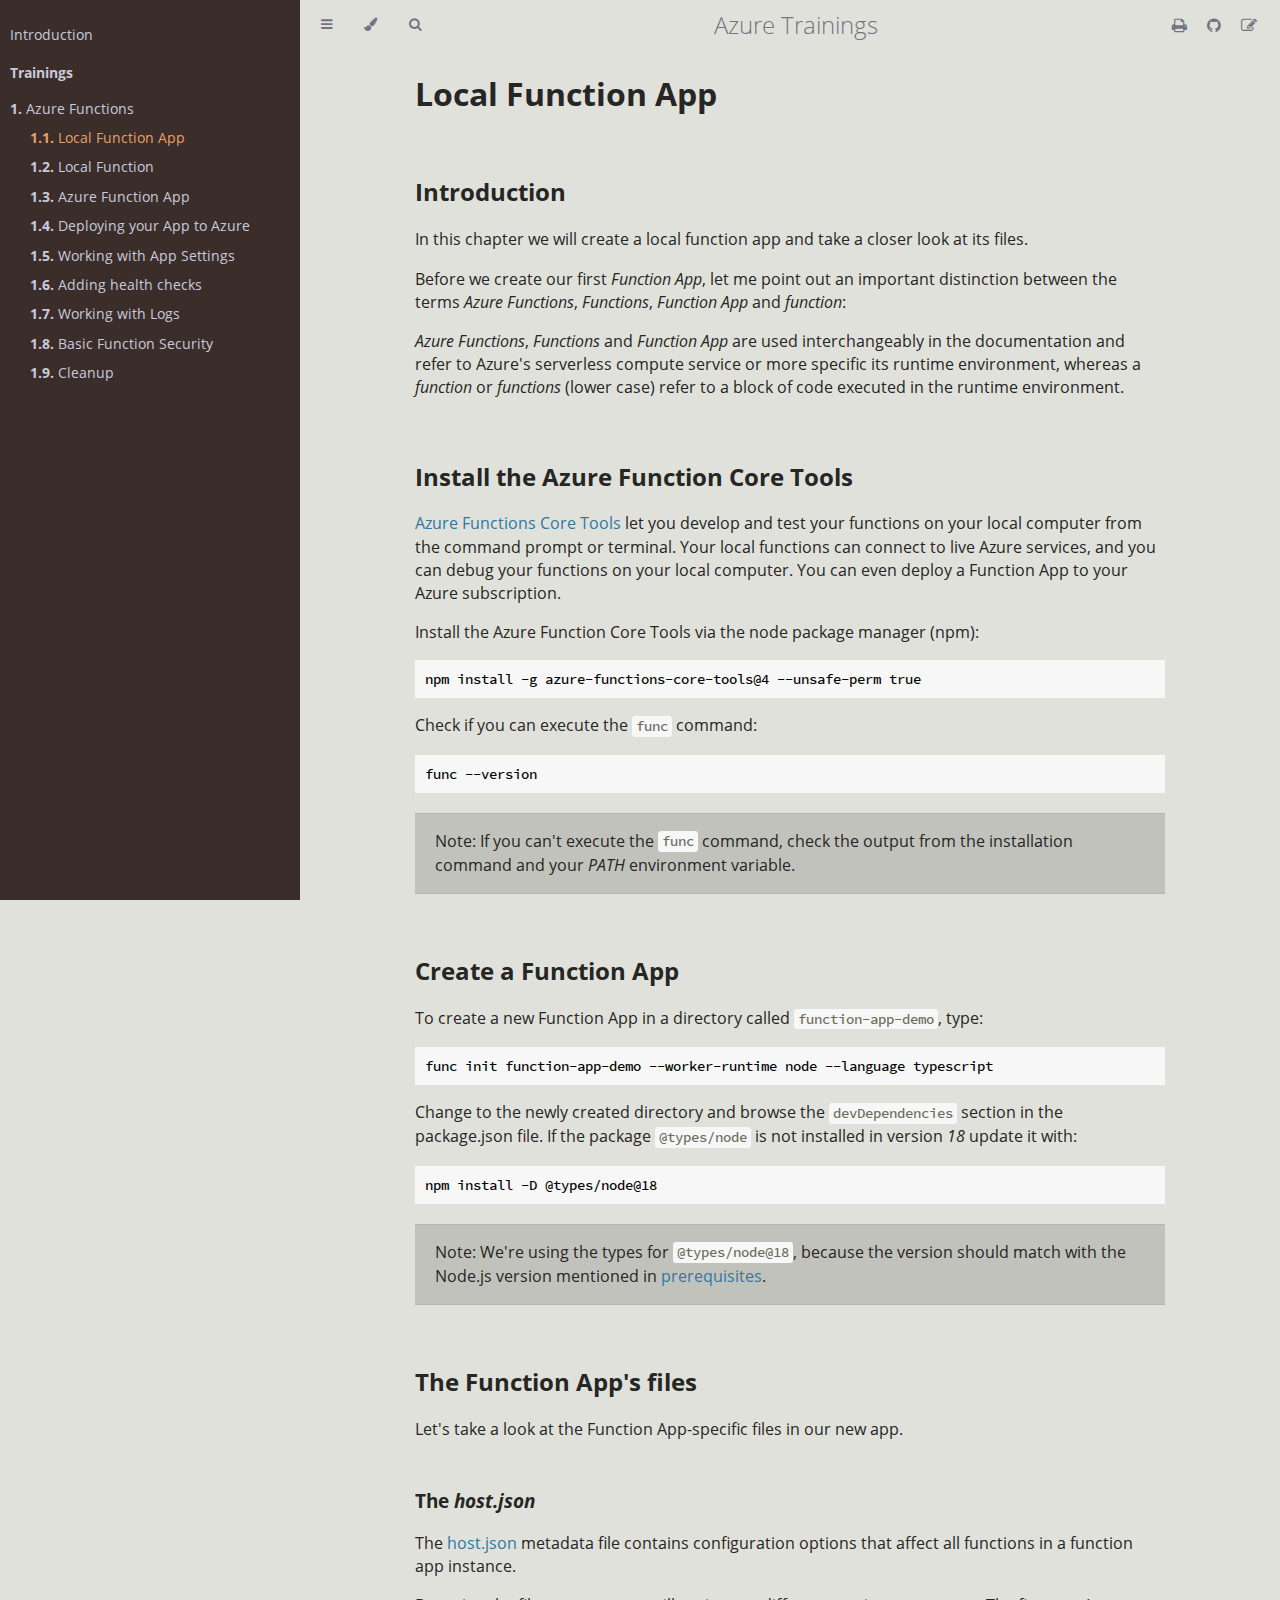
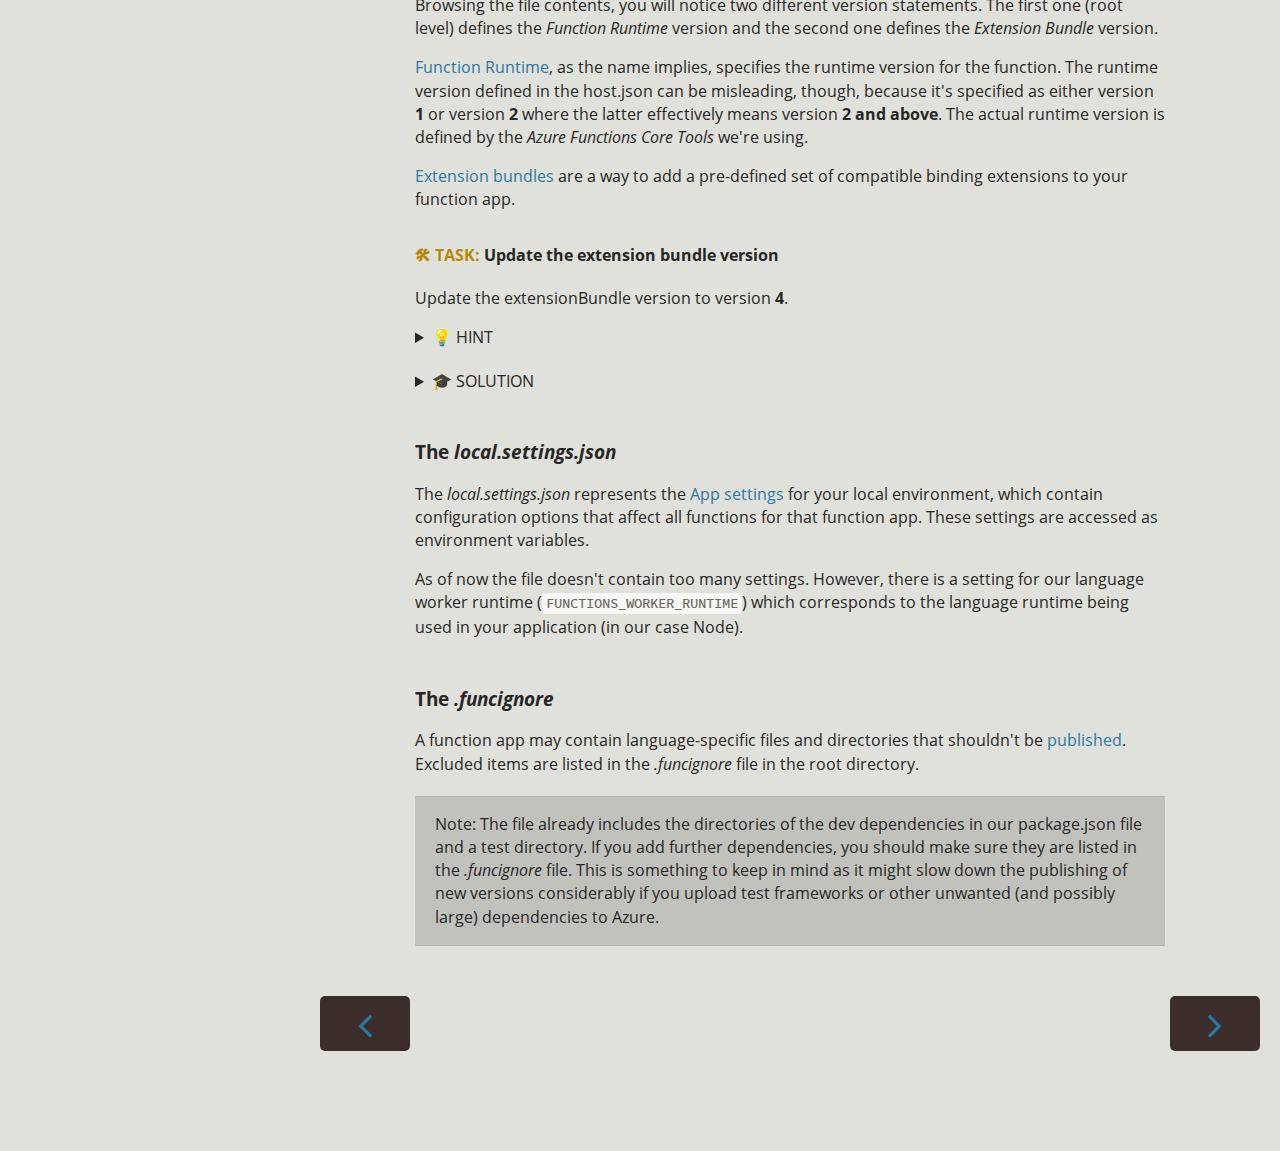
<file: azure-functions/1-1-local-function-app.html>
<!DOCTYPE HTML>
<html lang="en" class="sidebar-visible no-js rust">
    <head>
        <!-- Book generated using mdBook -->
        <meta charset="UTF-8">
        <title>Local Function App - Azure Trainings</title>


        <!-- Custom HTML head -->
        
        <meta name="description" content="">
        <meta name="viewport" content="width=device-width, initial-scale=1">
        <meta name="theme-color" content="#ffffff" />

        <link rel="icon" href="../favicon.svg">
        <link rel="shortcut icon" href="../favicon.png">
        <link rel="stylesheet" href="../css/variables.css">
        <link rel="stylesheet" href="../css/general.css">
        <link rel="stylesheet" href="../css/chrome.css">
        <link rel="stylesheet" href="../css/print.css" media="print">

        <!-- Fonts -->
        <link rel="stylesheet" href="../FontAwesome/css/font-awesome.css">
        <link rel="stylesheet" href="../fonts/fonts.css">

        <!-- Highlight.js Stylesheets -->
        <link rel="stylesheet" href="../highlight.css">
        <link rel="stylesheet" href="../tomorrow-night.css">
        <link rel="stylesheet" href="../ayu-highlight.css">

        <!-- Custom theme stylesheets -->
        <link rel="stylesheet" href="../src/css/custom.css">

    </head>
    <body>
        <!-- Provide site root to javascript -->
        <script>
            var path_to_root = "../";
            var default_theme = window.matchMedia("(prefers-color-scheme: dark)").matches ? "navy" : "rust";
        </script>

        <!-- Work around some values being stored in localStorage wrapped in quotes -->
        <script>
            try {
                var theme = localStorage.getItem('mdbook-theme');
                var sidebar = localStorage.getItem('mdbook-sidebar');

                if (theme.startsWith('"') && theme.endsWith('"')) {
                    localStorage.setItem('mdbook-theme', theme.slice(1, theme.length - 1));
                }

                if (sidebar.startsWith('"') && sidebar.endsWith('"')) {
                    localStorage.setItem('mdbook-sidebar', sidebar.slice(1, sidebar.length - 1));
                }
            } catch (e) { }
        </script>

        <!-- Set the theme before any content is loaded, prevents flash -->
        <script>
            var theme;
            try { theme = localStorage.getItem('mdbook-theme'); } catch(e) { }
            if (theme === null || theme === undefined) { theme = default_theme; }
            var html = document.querySelector('html');
            html.classList.remove('no-js')
            html.classList.remove('rust')
            html.classList.add(theme);
            html.classList.add('js');
        </script>

        <!-- Hide / unhide sidebar before it is displayed -->
        <script>
            var html = document.querySelector('html');
            var sidebar = 'hidden';
            if (document.body.clientWidth >= 1080) {
                try { sidebar = localStorage.getItem('mdbook-sidebar'); } catch(e) { }
                sidebar = sidebar || 'visible';
            }
            html.classList.remove('sidebar-visible');
            html.classList.add("sidebar-" + sidebar);
        </script>

        <nav id="sidebar" class="sidebar" aria-label="Table of contents">
            <div class="sidebar-scrollbox">
                <ol class="chapter"><li class="chapter-item expanded affix "><a href="../index.html">Introduction</a></li><li class="chapter-item expanded affix "><li class="part-title">Trainings</li><li class="chapter-item expanded "><a href="../azure-functions/index.html"><strong aria-hidden="true">1.</strong> Azure Functions</a></li><li><ol class="section"><li class="chapter-item expanded "><a href="../azure-functions/1-1-local-function-app.html" class="active"><strong aria-hidden="true">1.1.</strong> Local Function App</a></li><li class="chapter-item expanded "><a href="../azure-functions/1-2-local-function.html"><strong aria-hidden="true">1.2.</strong> Local Function</a></li><li class="chapter-item expanded "><a href="../azure-functions/1-3-azure-function-app.html"><strong aria-hidden="true">1.3.</strong> Azure Function App</a></li><li class="chapter-item expanded "><a href="../azure-functions/1-4-deploying-local-to-azure.html"><strong aria-hidden="true">1.4.</strong> Deploying your App to Azure</a></li><li class="chapter-item expanded "><a href="../azure-functions/1-5-working-with-app-settings.html"><strong aria-hidden="true">1.5.</strong> Working with App Settings</a></li><li class="chapter-item expanded "><a href="../azure-functions/1-6-adding-health-checks.html"><strong aria-hidden="true">1.6.</strong> Adding health checks</a></li><li class="chapter-item expanded "><a href="../azure-functions/1-7-working-with-logs.html"><strong aria-hidden="true">1.7.</strong> Working with Logs</a></li><li class="chapter-item expanded "><a href="../azure-functions/1-8-basic-function-security.html"><strong aria-hidden="true">1.8.</strong> Basic Function Security</a></li><li class="chapter-item expanded "><a href="../azure-functions/1-9-cleanup.html"><strong aria-hidden="true">1.9.</strong> Cleanup</a></li></ol></li></ol>
            </div>
            <div id="sidebar-resize-handle" class="sidebar-resize-handle"></div>
        </nav>

        <div id="page-wrapper" class="page-wrapper">

            <div class="page">
                                <div id="menu-bar-hover-placeholder"></div>
                <div id="menu-bar" class="menu-bar sticky bordered">
                    <div class="left-buttons">
                        <button id="sidebar-toggle" class="icon-button" type="button" title="Toggle Table of Contents" aria-label="Toggle Table of Contents" aria-controls="sidebar">
                            <i class="fa fa-bars"></i>
                        </button>
                        <button id="theme-toggle" class="icon-button" type="button" title="Change theme" aria-label="Change theme" aria-haspopup="true" aria-expanded="false" aria-controls="theme-list">
                            <i class="fa fa-paint-brush"></i>
                        </button>
                        <ul id="theme-list" class="theme-popup" aria-label="Themes" role="menu">
                            <li role="none"><button role="menuitem" class="theme" id="light">Light</button></li>
                            <li role="none"><button role="menuitem" class="theme" id="rust">Rust</button></li>
                            <li role="none"><button role="menuitem" class="theme" id="coal">Coal</button></li>
                            <li role="none"><button role="menuitem" class="theme" id="navy">Navy</button></li>
                            <li role="none"><button role="menuitem" class="theme" id="ayu">Ayu</button></li>
                        </ul>
                        <button id="search-toggle" class="icon-button" type="button" title="Search. (Shortkey: s)" aria-label="Toggle Searchbar" aria-expanded="false" aria-keyshortcuts="S" aria-controls="searchbar">
                            <i class="fa fa-search"></i>
                        </button>
                    </div>

                    <h1 class="menu-title">Azure Trainings</h1>

                    <div class="right-buttons">
                        <a href="../print.html" title="Print this book" aria-label="Print this book">
                            <i id="print-button" class="fa fa-print"></i>
                        </a>
                        <a href="https://github.com/chdalski/azure-training/tree/main" title="Git repository" aria-label="Git repository">
                            <i id="git-repository-button" class="fa fa-github"></i>
                        </a>
                        <a href="https://github.com/chdalski/azure-training/edit/main/src/azure-functions/1-1-local-function-app.md" title="Suggest an edit" aria-label="Suggest an edit">
                            <i id="git-edit-button" class="fa fa-edit"></i>
                        </a>

                    </div>
                </div>

                <div id="search-wrapper" class="hidden">
                    <form id="searchbar-outer" class="searchbar-outer">
                        <input type="search" id="searchbar" name="searchbar" placeholder="Search this book ..." aria-controls="searchresults-outer" aria-describedby="searchresults-header">
                    </form>
                    <div id="searchresults-outer" class="searchresults-outer hidden">
                        <div id="searchresults-header" class="searchresults-header"></div>
                        <ul id="searchresults">
                        </ul>
                    </div>
                </div>

                <!-- Apply ARIA attributes after the sidebar and the sidebar toggle button are added to the DOM -->
                <script>
                    document.getElementById('sidebar-toggle').setAttribute('aria-expanded', sidebar === 'visible');
                    document.getElementById('sidebar').setAttribute('aria-hidden', sidebar !== 'visible');
                    Array.from(document.querySelectorAll('#sidebar a')).forEach(function(link) {
                        link.setAttribute('tabIndex', sidebar === 'visible' ? 0 : -1);
                    });
                </script>

                <div id="content" class="content">
                    <main>
                        <h1 id="local-function-app"><a class="header" href="#local-function-app">Local Function App</a></h1>
<h2 id="introduction"><a class="header" href="#introduction">Introduction</a></h2>
<p>In this chapter we will create a local function app and take a closer look at its files.</p>
<p>Before we create our first <em>Function App</em>, let me point out an important distinction between the terms <em>Azure Functions</em>, <em>Functions</em>, <em>Function App</em> and <em>function</em>:</p>
<p><em>Azure Functions</em>, <em>Functions</em> and <em>Function App</em> are used interchangeably in the documentation and refer to Azure's serverless compute service or more specific its runtime environment, whereas a <em>function</em> or <em>functions</em> (lower case) refer to a block of code executed in the runtime environment.</p>
<h2 id="install-the-azure-function-core-tools"><a class="header" href="#install-the-azure-function-core-tools">Install the Azure Function Core Tools</a></h2>
<p><a href="https://github.com/Azure/azure-functions-core-tools">Azure Functions Core Tools</a> let you develop and test your functions on your local computer from the command prompt or terminal.
Your local functions can connect to live Azure services, and you can debug your functions on your local computer.
You can even deploy a Function App to your Azure subscription.</p>
<p>Install the Azure Function Core Tools via the node package manager (npm):</p>
<pre><code class="language-shell">npm install -g azure-functions-core-tools@4 --unsafe-perm true
</code></pre>
<p>Check if you can execute the <code>func</code> command:</p>
<pre><code class="language-shell">func --version
</code></pre>
<blockquote>
<p>Note: If you can't execute the <code>func</code> command, check the output from the installation command and your <em>PATH</em> environment variable.</p>
</blockquote>
<h2 id="create-a-function-app"><a class="header" href="#create-a-function-app">Create a Function App</a></h2>
<p>To create a new Function App in a directory called <code>function-app-demo</code>, type:</p>
<pre><code class="language-shell">func init function-app-demo --worker-runtime node --language typescript
</code></pre>
<p>Change to the newly created directory and browse the <code>devDependencies</code> section in the package.json file.
If the package <code>@types/node</code> is not installed in version <em>18</em> update it with:</p>
<pre><code class="language-shell">npm install -D @types/node@18
</code></pre>
<blockquote>
<p>Note: We're using the types for <code>@types/node@18</code>, because the version should match with the Node.js version mentioned in <a href="./README.html#prerequisites">prerequisites</a>.</p>
</blockquote>
<h2 id="the-function-apps-files"><a class="header" href="#the-function-apps-files">The Function App's files</a></h2>
<p>Let's take a look at the Function App-specific files in our new app.</p>
<h3 id="the-hostjson"><a class="header" href="#the-hostjson">The <em>host.json</em></a></h3>
<p>The <a href="https://learn.microsoft.com/en-us/azure/azure-functions/functions-host-json">host.json</a> metadata file contains configuration options that affect all functions in a function app instance.</p>
<p>Browsing the file contents, you will notice two different version statements.
The first one (root level) defines the <em>Function Runtime</em> version and the second one defines the <em>Extension Bundle</em> version.</p>
<p><a href="https://learn.microsoft.com/en-us/azure/azure-functions/functions-versions?tabs=v4&amp;pivots=programming-language-typescript">Function Runtime</a>, as the name implies, specifies the runtime version for the function.
The runtime version defined in the host.json can be misleading, though, because it's specified as either version <strong>1</strong> or version <strong>2</strong> where the latter effectively means version <strong>2 and above</strong>.
The actual runtime version is defined by the <em>Azure Functions Core Tools</em> we're using.</p>
<p><a href="https://learn.microsoft.com/en-us/azure/azure-functions/functions-bindings-register#extension-bundles">Extension bundles</a> are a way to add a pre-defined set of compatible binding extensions to your function app.</p>
<h4 id="-task-update-the-extension-bundle-version"><a class="header" href="#-task-update-the-extension-bundle-version"><span class="task">🛠 TASK:</span> Update the extension bundle version</a></h4>
<p>Update the extensionBundle version to version <strong>4</strong>.</p>
<details>
  <summary>💡 HINT</summary>
<p>Check out the <a href="https://learn.microsoft.com/en-us/azure/azure-functions/functions-bindings-register#extension-bundles">documentation</a>.</p>
</details>
<br/>
<details>
  <summary>🎓 SOLUTION</summary>
<p>The extensionBundle definition in the host.json should now look like:</p>
<pre><code class="language-json">  &quot;extensionBundle&quot;: {
    &quot;id&quot;: &quot;Microsoft.Azure.Functions.ExtensionBundle&quot;,
    &quot;version&quot;: &quot;[4.0.0, 5.0.0)&quot;
  }
</code></pre>
</details>
<h3 id="the-localsettingsjson"><a class="header" href="#the-localsettingsjson">The <em>local.settings.json</em></a></h3>
<p>The <em>local.settings.json</em> represents the <a href="https://learn.microsoft.com/en-us/azure/azure-functions/functions-app-settings">App settings</a> for your local environment, which contain configuration options that affect all functions for that function app.
These settings are accessed as environment variables.</p>
<p>As of now the file doesn't contain too many settings.
However, there is a setting for our language worker runtime (<code>FUNCTIONS_WORKER_RUNTIME</code>) which corresponds to the language runtime being used in your application (in our case Node).</p>
<h3 id="the-funcignore"><a class="header" href="#the-funcignore">The <em>.funcignore</em></a></h3>
<p>A function app may contain language-specific files and directories that shouldn't be <a href="https://learn.microsoft.com/en-us/azure/azure-functions/functions-run-local#publish">published</a>.
Excluded items are listed in the <em>.funcignore</em> file in the root directory.</p>
<blockquote>
<p>Note: The file already includes the directories of the dev dependencies in our package.json file and a test directory.
If you add further dependencies, you should make sure they are listed in the <em>.funcignore</em> file.
This is something to keep in mind as it might slow down the publishing of new versions considerably if you upload test frameworks or other unwanted (and possibly large) dependencies to Azure.</p>
</blockquote>

                    </main>

                    <nav class="nav-wrapper" aria-label="Page navigation">
                        <!-- Mobile navigation buttons -->
                            <a rel="prev" href="../azure-functions/index.html" class="mobile-nav-chapters previous" title="Previous chapter" aria-label="Previous chapter" aria-keyshortcuts="Left">
                                <i class="fa fa-angle-left"></i>
                            </a>

                            <a rel="next" href="../azure-functions/1-2-local-function.html" class="mobile-nav-chapters next" title="Next chapter" aria-label="Next chapter" aria-keyshortcuts="Right">
                                <i class="fa fa-angle-right"></i>
                            </a>

                        <div style="clear: both"></div>
                    </nav>
                </div>
            </div>

            <nav class="nav-wide-wrapper" aria-label="Page navigation">
                    <a rel="prev" href="../azure-functions/index.html" class="nav-chapters previous" title="Previous chapter" aria-label="Previous chapter" aria-keyshortcuts="Left">
                        <i class="fa fa-angle-left"></i>
                    </a>

                    <a rel="next" href="../azure-functions/1-2-local-function.html" class="nav-chapters next" title="Next chapter" aria-label="Next chapter" aria-keyshortcuts="Right">
                        <i class="fa fa-angle-right"></i>
                    </a>
            </nav>

        </div>




        <script>
            window.playground_copyable = true;
        </script>


        <script src="../elasticlunr.min.js"></script>
        <script src="../mark.min.js"></script>
        <script src="../searcher.js"></script>

        <script src="../clipboard.min.js"></script>
        <script src="../highlight.js"></script>
        <script src="../book.js"></script>

        <!-- Custom JS scripts -->


    </body>
</html>
</file>
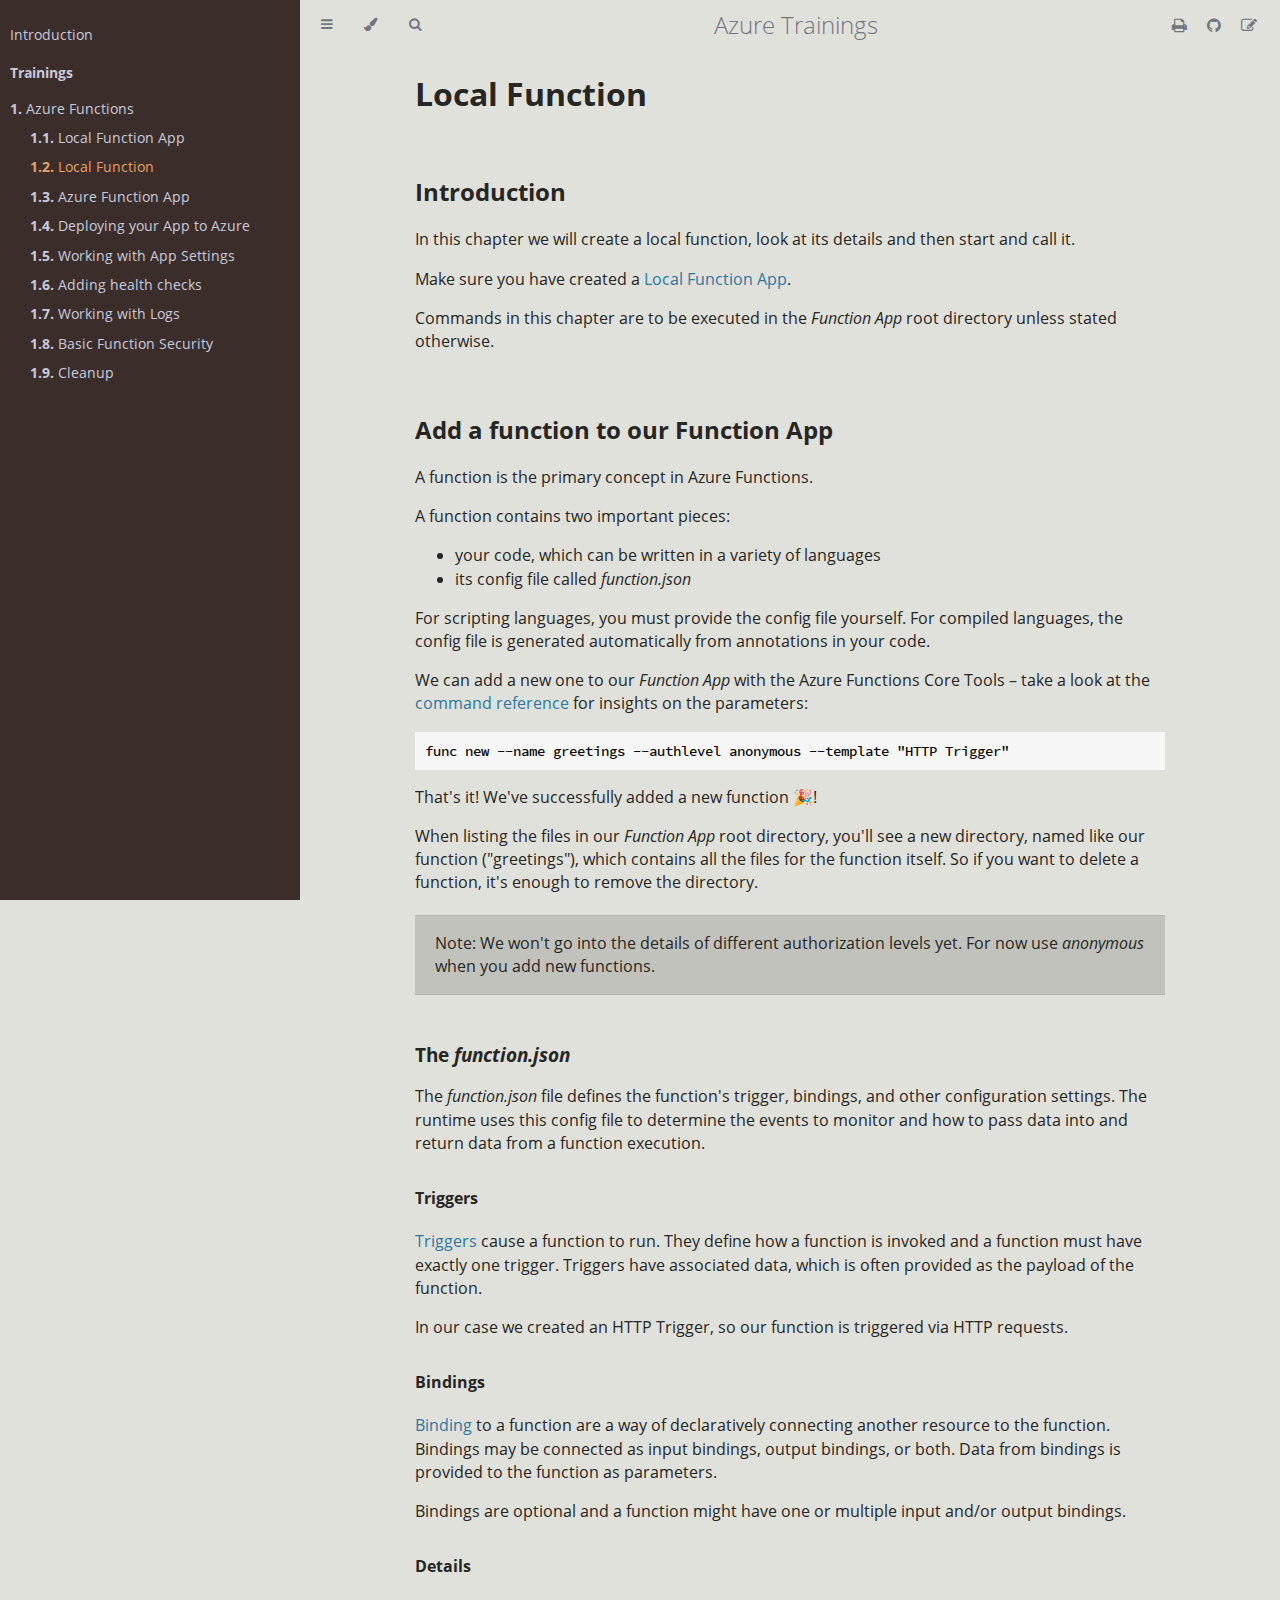
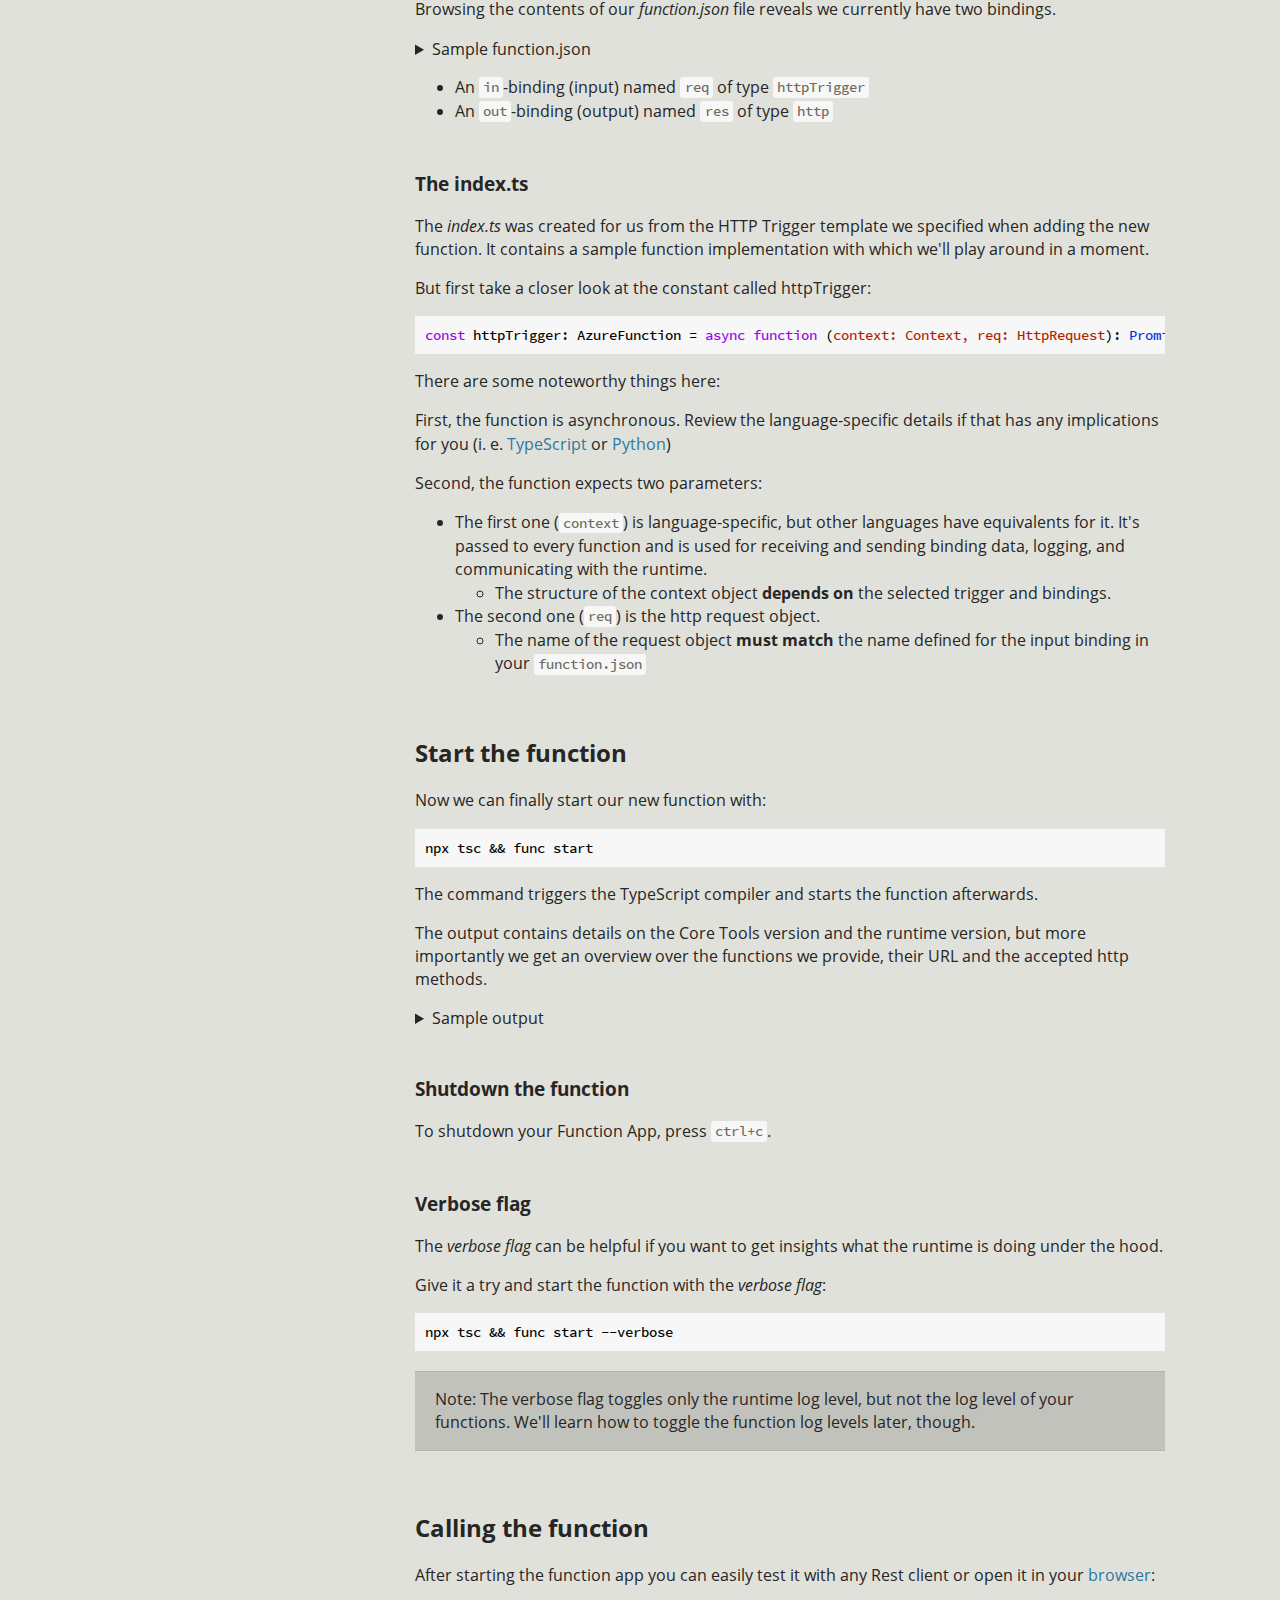
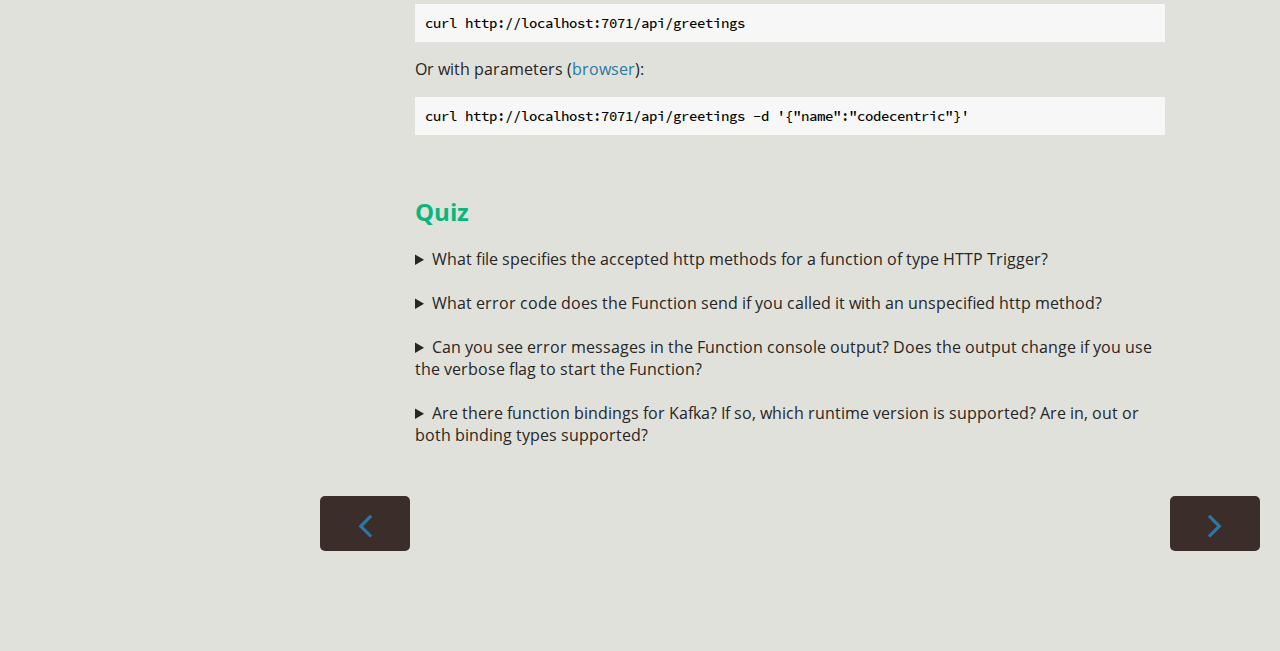
<file: azure-functions/1-2-local-function.html>
<!DOCTYPE HTML>
<html lang="en" class="sidebar-visible no-js rust">
    <head>
        <!-- Book generated using mdBook -->
        <meta charset="UTF-8">
        <title>Local Function - Azure Trainings</title>


        <!-- Custom HTML head -->
        
        <meta name="description" content="">
        <meta name="viewport" content="width=device-width, initial-scale=1">
        <meta name="theme-color" content="#ffffff" />

        <link rel="icon" href="../favicon.svg">
        <link rel="shortcut icon" href="../favicon.png">
        <link rel="stylesheet" href="../css/variables.css">
        <link rel="stylesheet" href="../css/general.css">
        <link rel="stylesheet" href="../css/chrome.css">
        <link rel="stylesheet" href="../css/print.css" media="print">

        <!-- Fonts -->
        <link rel="stylesheet" href="../FontAwesome/css/font-awesome.css">
        <link rel="stylesheet" href="../fonts/fonts.css">

        <!-- Highlight.js Stylesheets -->
        <link rel="stylesheet" href="../highlight.css">
        <link rel="stylesheet" href="../tomorrow-night.css">
        <link rel="stylesheet" href="../ayu-highlight.css">

        <!-- Custom theme stylesheets -->
        <link rel="stylesheet" href="../src/css/custom.css">

    </head>
    <body>
        <!-- Provide site root to javascript -->
        <script>
            var path_to_root = "../";
            var default_theme = window.matchMedia("(prefers-color-scheme: dark)").matches ? "navy" : "rust";
        </script>

        <!-- Work around some values being stored in localStorage wrapped in quotes -->
        <script>
            try {
                var theme = localStorage.getItem('mdbook-theme');
                var sidebar = localStorage.getItem('mdbook-sidebar');

                if (theme.startsWith('"') && theme.endsWith('"')) {
                    localStorage.setItem('mdbook-theme', theme.slice(1, theme.length - 1));
                }

                if (sidebar.startsWith('"') && sidebar.endsWith('"')) {
                    localStorage.setItem('mdbook-sidebar', sidebar.slice(1, sidebar.length - 1));
                }
            } catch (e) { }
        </script>

        <!-- Set the theme before any content is loaded, prevents flash -->
        <script>
            var theme;
            try { theme = localStorage.getItem('mdbook-theme'); } catch(e) { }
            if (theme === null || theme === undefined) { theme = default_theme; }
            var html = document.querySelector('html');
            html.classList.remove('no-js')
            html.classList.remove('rust')
            html.classList.add(theme);
            html.classList.add('js');
        </script>

        <!-- Hide / unhide sidebar before it is displayed -->
        <script>
            var html = document.querySelector('html');
            var sidebar = 'hidden';
            if (document.body.clientWidth >= 1080) {
                try { sidebar = localStorage.getItem('mdbook-sidebar'); } catch(e) { }
                sidebar = sidebar || 'visible';
            }
            html.classList.remove('sidebar-visible');
            html.classList.add("sidebar-" + sidebar);
        </script>

        <nav id="sidebar" class="sidebar" aria-label="Table of contents">
            <div class="sidebar-scrollbox">
                <ol class="chapter"><li class="chapter-item expanded affix "><a href="../index.html">Introduction</a></li><li class="chapter-item expanded affix "><li class="part-title">Trainings</li><li class="chapter-item expanded "><a href="../azure-functions/index.html"><strong aria-hidden="true">1.</strong> Azure Functions</a></li><li><ol class="section"><li class="chapter-item expanded "><a href="../azure-functions/1-1-local-function-app.html"><strong aria-hidden="true">1.1.</strong> Local Function App</a></li><li class="chapter-item expanded "><a href="../azure-functions/1-2-local-function.html" class="active"><strong aria-hidden="true">1.2.</strong> Local Function</a></li><li class="chapter-item expanded "><a href="../azure-functions/1-3-azure-function-app.html"><strong aria-hidden="true">1.3.</strong> Azure Function App</a></li><li class="chapter-item expanded "><a href="../azure-functions/1-4-deploying-local-to-azure.html"><strong aria-hidden="true">1.4.</strong> Deploying your App to Azure</a></li><li class="chapter-item expanded "><a href="../azure-functions/1-5-working-with-app-settings.html"><strong aria-hidden="true">1.5.</strong> Working with App Settings</a></li><li class="chapter-item expanded "><a href="../azure-functions/1-6-adding-health-checks.html"><strong aria-hidden="true">1.6.</strong> Adding health checks</a></li><li class="chapter-item expanded "><a href="../azure-functions/1-7-working-with-logs.html"><strong aria-hidden="true">1.7.</strong> Working with Logs</a></li><li class="chapter-item expanded "><a href="../azure-functions/1-8-basic-function-security.html"><strong aria-hidden="true">1.8.</strong> Basic Function Security</a></li><li class="chapter-item expanded "><a href="../azure-functions/1-9-cleanup.html"><strong aria-hidden="true">1.9.</strong> Cleanup</a></li></ol></li></ol>
            </div>
            <div id="sidebar-resize-handle" class="sidebar-resize-handle"></div>
        </nav>

        <div id="page-wrapper" class="page-wrapper">

            <div class="page">
                                <div id="menu-bar-hover-placeholder"></div>
                <div id="menu-bar" class="menu-bar sticky bordered">
                    <div class="left-buttons">
                        <button id="sidebar-toggle" class="icon-button" type="button" title="Toggle Table of Contents" aria-label="Toggle Table of Contents" aria-controls="sidebar">
                            <i class="fa fa-bars"></i>
                        </button>
                        <button id="theme-toggle" class="icon-button" type="button" title="Change theme" aria-label="Change theme" aria-haspopup="true" aria-expanded="false" aria-controls="theme-list">
                            <i class="fa fa-paint-brush"></i>
                        </button>
                        <ul id="theme-list" class="theme-popup" aria-label="Themes" role="menu">
                            <li role="none"><button role="menuitem" class="theme" id="light">Light</button></li>
                            <li role="none"><button role="menuitem" class="theme" id="rust">Rust</button></li>
                            <li role="none"><button role="menuitem" class="theme" id="coal">Coal</button></li>
                            <li role="none"><button role="menuitem" class="theme" id="navy">Navy</button></li>
                            <li role="none"><button role="menuitem" class="theme" id="ayu">Ayu</button></li>
                        </ul>
                        <button id="search-toggle" class="icon-button" type="button" title="Search. (Shortkey: s)" aria-label="Toggle Searchbar" aria-expanded="false" aria-keyshortcuts="S" aria-controls="searchbar">
                            <i class="fa fa-search"></i>
                        </button>
                    </div>

                    <h1 class="menu-title">Azure Trainings</h1>

                    <div class="right-buttons">
                        <a href="../print.html" title="Print this book" aria-label="Print this book">
                            <i id="print-button" class="fa fa-print"></i>
                        </a>
                        <a href="https://github.com/chdalski/azure-training/tree/main" title="Git repository" aria-label="Git repository">
                            <i id="git-repository-button" class="fa fa-github"></i>
                        </a>
                        <a href="https://github.com/chdalski/azure-training/edit/main/src/azure-functions/1-2-local-function.md" title="Suggest an edit" aria-label="Suggest an edit">
                            <i id="git-edit-button" class="fa fa-edit"></i>
                        </a>

                    </div>
                </div>

                <div id="search-wrapper" class="hidden">
                    <form id="searchbar-outer" class="searchbar-outer">
                        <input type="search" id="searchbar" name="searchbar" placeholder="Search this book ..." aria-controls="searchresults-outer" aria-describedby="searchresults-header">
                    </form>
                    <div id="searchresults-outer" class="searchresults-outer hidden">
                        <div id="searchresults-header" class="searchresults-header"></div>
                        <ul id="searchresults">
                        </ul>
                    </div>
                </div>

                <!-- Apply ARIA attributes after the sidebar and the sidebar toggle button are added to the DOM -->
                <script>
                    document.getElementById('sidebar-toggle').setAttribute('aria-expanded', sidebar === 'visible');
                    document.getElementById('sidebar').setAttribute('aria-hidden', sidebar !== 'visible');
                    Array.from(document.querySelectorAll('#sidebar a')).forEach(function(link) {
                        link.setAttribute('tabIndex', sidebar === 'visible' ? 0 : -1);
                    });
                </script>

                <div id="content" class="content">
                    <main>
                        <h1 id="local-function"><a class="header" href="#local-function">Local Function</a></h1>
<h2 id="introduction"><a class="header" href="#introduction">Introduction</a></h2>
<p>In this chapter we will create a local function, look at its details and then start and call it.</p>
<p>Make sure you have created a <a href="./1-2-local-function.html">Local Function App</a>.</p>
<p>Commands in this chapter are to be executed in the <em>Function App</em> root directory unless stated otherwise.</p>
<h2 id="add-a-function-to-our-function-app"><a class="header" href="#add-a-function-to-our-function-app">Add a function to our Function App</a></h2>
<p>A function is the primary concept in Azure Functions.</p>
<p>A function contains two important pieces:</p>
<ul>
<li>your code, which can be written in a variety of languages</li>
<li>its config file called <em>function.json</em></li>
</ul>
<p>For scripting languages, you must provide the config file yourself.
For compiled languages, the config file is generated automatically from annotations in your code.</p>
<p>We can add a new one to our <em>Function App</em> with the Azure Functions Core Tools – take a look at the <a href="https://learn.microsoft.com/en-us/azure/azure-functions/functions-core-tools-reference">command reference</a> for insights on the parameters:</p>
<pre><code class="language-shell">func new --name greetings --authlevel anonymous --template &quot;HTTP Trigger&quot;
</code></pre>
<p>That's it!
We've successfully added a new function 🎉!</p>
<p>When listing the files in our <em>Function App</em> root directory, you'll see a new directory, named like our function (&quot;greetings&quot;), which contains all the files for the function itself.
So if you want to delete a function, it's enough to remove the directory.</p>
<blockquote>
<p>Note: We won't go into the details of different authorization levels yet. For now use <em>anonymous</em> when you add new functions.</p>
</blockquote>
<h3 id="the-functionjson"><a class="header" href="#the-functionjson">The <em>function.json</em></a></h3>
<p>The <em>function.json</em> file defines the function's trigger, bindings, and other configuration settings.
The runtime uses this config file to determine the events to monitor and how to pass data into and return data from a function execution.</p>
<h4 id="triggers"><a class="header" href="#triggers">Triggers</a></h4>
<p><a href="https://learn.microsoft.com/en-us/azure/azure-functions/functions-triggers-bindings">Triggers</a> cause a function to run.
They define how a function is invoked and a function must have exactly one trigger.
Triggers have associated data, which is often provided as the payload of the function.</p>
<p>In our case we created an HTTP Trigger, so our function is triggered via HTTP requests.</p>
<h4 id="bindings"><a class="header" href="#bindings">Bindings</a></h4>
<p><a href="https://learn.microsoft.com/en-us/azure/azure-functions/functions-triggers-bindings">Binding</a> to a function are a way of declaratively connecting another resource to the function.
Bindings may be connected as input bindings, output bindings, or both.
Data from bindings is provided to the function as parameters.</p>
<p>Bindings are optional and a function might have one or multiple input and/or output bindings.</p>
<h4 id="details"><a class="header" href="#details">Details</a></h4>
<p>Browsing the contents of our <em>function.json</em> file reveals we currently have two bindings.</p>
<details>
  <summary>Sample function.json</summary>
<pre><code class="language-json">{
  &quot;bindings&quot;: [
    {
      &quot;authLevel&quot;: &quot;Anonymous&quot;,
      &quot;type&quot;: &quot;httpTrigger&quot;,
      &quot;direction&quot;: &quot;in&quot;,
      &quot;name&quot;: &quot;req&quot;,
      &quot;methods&quot;: [&quot;get&quot;, &quot;post&quot;]
    },
    {
      &quot;type&quot;: &quot;http&quot;,
      &quot;direction&quot;: &quot;out&quot;,
      &quot;name&quot;: &quot;res&quot;
    }
  ],
  &quot;scriptFile&quot;: &quot;../dist/greetings/index.js&quot;
}
</code></pre>
</details>
<ul>
<li>An <code>in</code>-binding (input) named <code>req</code> of type <code>httpTrigger</code></li>
<li>An <code>out</code>-binding (output) named <code>res</code> of type <code>http</code></li>
</ul>
<h3 id="the-indexts"><a class="header" href="#the-indexts">The index.ts</a></h3>
<p>The <em>index.ts</em> was created for us from the HTTP Trigger template we specified when adding the new function.
It contains a sample function implementation with which we'll play around in a moment.</p>
<p>But first take a closer look at the constant called httpTrigger:</p>
<pre><code class="language-typescript">const httpTrigger: AzureFunction = async function (context: Context, req: HttpRequest): Promise&lt;void&gt; {...}
</code></pre>
<p>There are some noteworthy things here:</p>
<p>First, the function is asynchronous.
Review the language-specific details if that has any implications for you (i. e. <a href="https://learn.microsoft.com/en-us/azure/azure-functions/functions-reference-node#contextdone-method">TypeScript</a> or <a href="https://learn.microsoft.com/en-us/azure/azure-functions/functions-reference-python#async">Python</a>)</p>
<p>Second, the function expects two parameters:</p>
<ul>
<li>The first one (<code>context</code>) is language-specific, but other languages have equivalents for it. It's passed to every function and is used for receiving and sending binding data, logging, and communicating with the runtime.
<ul>
<li>The structure of the context object <strong>depends on</strong> the selected trigger and bindings.</li>
</ul>
</li>
<li>The second one (<code>req</code>) is the http request object.
<ul>
<li>The name of the request object <strong>must match</strong> the name defined for the input binding in your <code>function.json</code></li>
</ul>
</li>
</ul>
<h2 id="start-the-function"><a class="header" href="#start-the-function">Start the function</a></h2>
<p>Now we can finally start our new function with:</p>
<pre><code class="language-shell">npx tsc &amp;&amp; func start
</code></pre>
<p>The command triggers the TypeScript compiler and starts the function afterwards.</p>
<p>The output contains details on the Core Tools version and the runtime version, but more importantly we get an overview over the functions we provide, their URL and the accepted http methods.</p>
<details>
  <summary>Sample output</summary>
<pre><code class="language-text">Azure Functions Core Tools
Core Tools Version:       4.0.4915 Commit hash: N/A  (64-bit)
Function Runtime Version: 4.14.0.19631


Functions:

        greetings: [GET,POST] http://localhost:7071/api/greetings

For detailed output, run func with --verbose flag.
</code></pre>
</details>
<h3 id="shutdown-the-function"><a class="header" href="#shutdown-the-function">Shutdown the function</a></h3>
<p>To shutdown your Function App, press <code>ctrl+c</code>.</p>
<h3 id="verbose-flag"><a class="header" href="#verbose-flag">Verbose flag</a></h3>
<p>The <em>verbose flag</em> can be helpful if you want to get insights what the runtime is doing under the hood.</p>
<p>Give it a try and start the function with the <em>verbose flag</em>:</p>
<pre><code class="language-shell">npx tsc &amp;&amp; func start --verbose
</code></pre>
<blockquote>
<p>Note: The verbose flag toggles only the runtime log level, but not the log level of your functions.
We'll learn how to toggle the function log levels later, though.</p>
</blockquote>
<h2 id="calling-the-function"><a class="header" href="#calling-the-function">Calling the function</a></h2>
<p>After starting the function app you can easily test it with any Rest client or open it in your <a href="http://localhost:7071/api/greetings">browser</a>:</p>
<pre><code class="language-shell">curl http://localhost:7071/api/greetings
</code></pre>
<p>Or with parameters (<a href="http://localhost:7071/api/greetings?name=codecentric">browser</a>):</p>
<pre><code class="language-shell">curl http://localhost:7071/api/greetings -d '{&quot;name&quot;:&quot;codecentric&quot;}'
</code></pre>
<h2 id="quiz"><a class="header" href="#quiz"><span class="quiz">Quiz</span></a></h2>
<details>
  <summary>What file specifies the accepted http methods for a function of type HTTP Trigger?</summary>
<p>Every function has it's dedicated settings file called <em>function.json</em>.</p>
</details>
<br/>
<details>
  <summary>What error code does the Function send if you called it with an unspecified http method?</summary>
<p>It responds with <a href="https://developer.mozilla.org/en-US/docs/Web/HTTP/Status/404">404 Not Found</a>.</p>
<p>Test command:</p>
<pre><code class="language-shell">curl -X OPTION http://localhost:7071/api/greetings -v
</code></pre>
</details>
<br/>
<details>
  <summary>Can you see error messages in the Function console output? Does the output change if you use the verbose flag to start the Function?</summary>
<p>The console output does indeed not show unsuccessful attempts to call the function.
That changes, however, if we restart the Function with the verbose flag.</p>
<p>Test command:</p>
<pre><code class="language-shell">curl -X OPTION http://localhost:7071/api/greetings -v
</code></pre>
</details>
<br/>
<details>
  <summary>Are there function bindings for Kafka? If so, which runtime version is supported? Are in, out or both binding types supported?</summary>
<p>Take a look at the <a href="https://learn.microsoft.com/en-us/azure/azure-functions/functions-triggers-bindings#supported-bindings">documentation</a>.</p>
<p>As you can see Kafka is supported since runtime version 2.x.
Furthermore, only output bindings are supported.</p>
</details>

                    </main>

                    <nav class="nav-wrapper" aria-label="Page navigation">
                        <!-- Mobile navigation buttons -->
                            <a rel="prev" href="../azure-functions/1-1-local-function-app.html" class="mobile-nav-chapters previous" title="Previous chapter" aria-label="Previous chapter" aria-keyshortcuts="Left">
                                <i class="fa fa-angle-left"></i>
                            </a>

                            <a rel="next" href="../azure-functions/1-3-azure-function-app.html" class="mobile-nav-chapters next" title="Next chapter" aria-label="Next chapter" aria-keyshortcuts="Right">
                                <i class="fa fa-angle-right"></i>
                            </a>

                        <div style="clear: both"></div>
                    </nav>
                </div>
            </div>

            <nav class="nav-wide-wrapper" aria-label="Page navigation">
                    <a rel="prev" href="../azure-functions/1-1-local-function-app.html" class="nav-chapters previous" title="Previous chapter" aria-label="Previous chapter" aria-keyshortcuts="Left">
                        <i class="fa fa-angle-left"></i>
                    </a>

                    <a rel="next" href="../azure-functions/1-3-azure-function-app.html" class="nav-chapters next" title="Next chapter" aria-label="Next chapter" aria-keyshortcuts="Right">
                        <i class="fa fa-angle-right"></i>
                    </a>
            </nav>

        </div>




        <script>
            window.playground_copyable = true;
        </script>


        <script src="../elasticlunr.min.js"></script>
        <script src="../mark.min.js"></script>
        <script src="../searcher.js"></script>

        <script src="../clipboard.min.js"></script>
        <script src="../highlight.js"></script>
        <script src="../book.js"></script>

        <!-- Custom JS scripts -->


    </body>
</html>
</file>
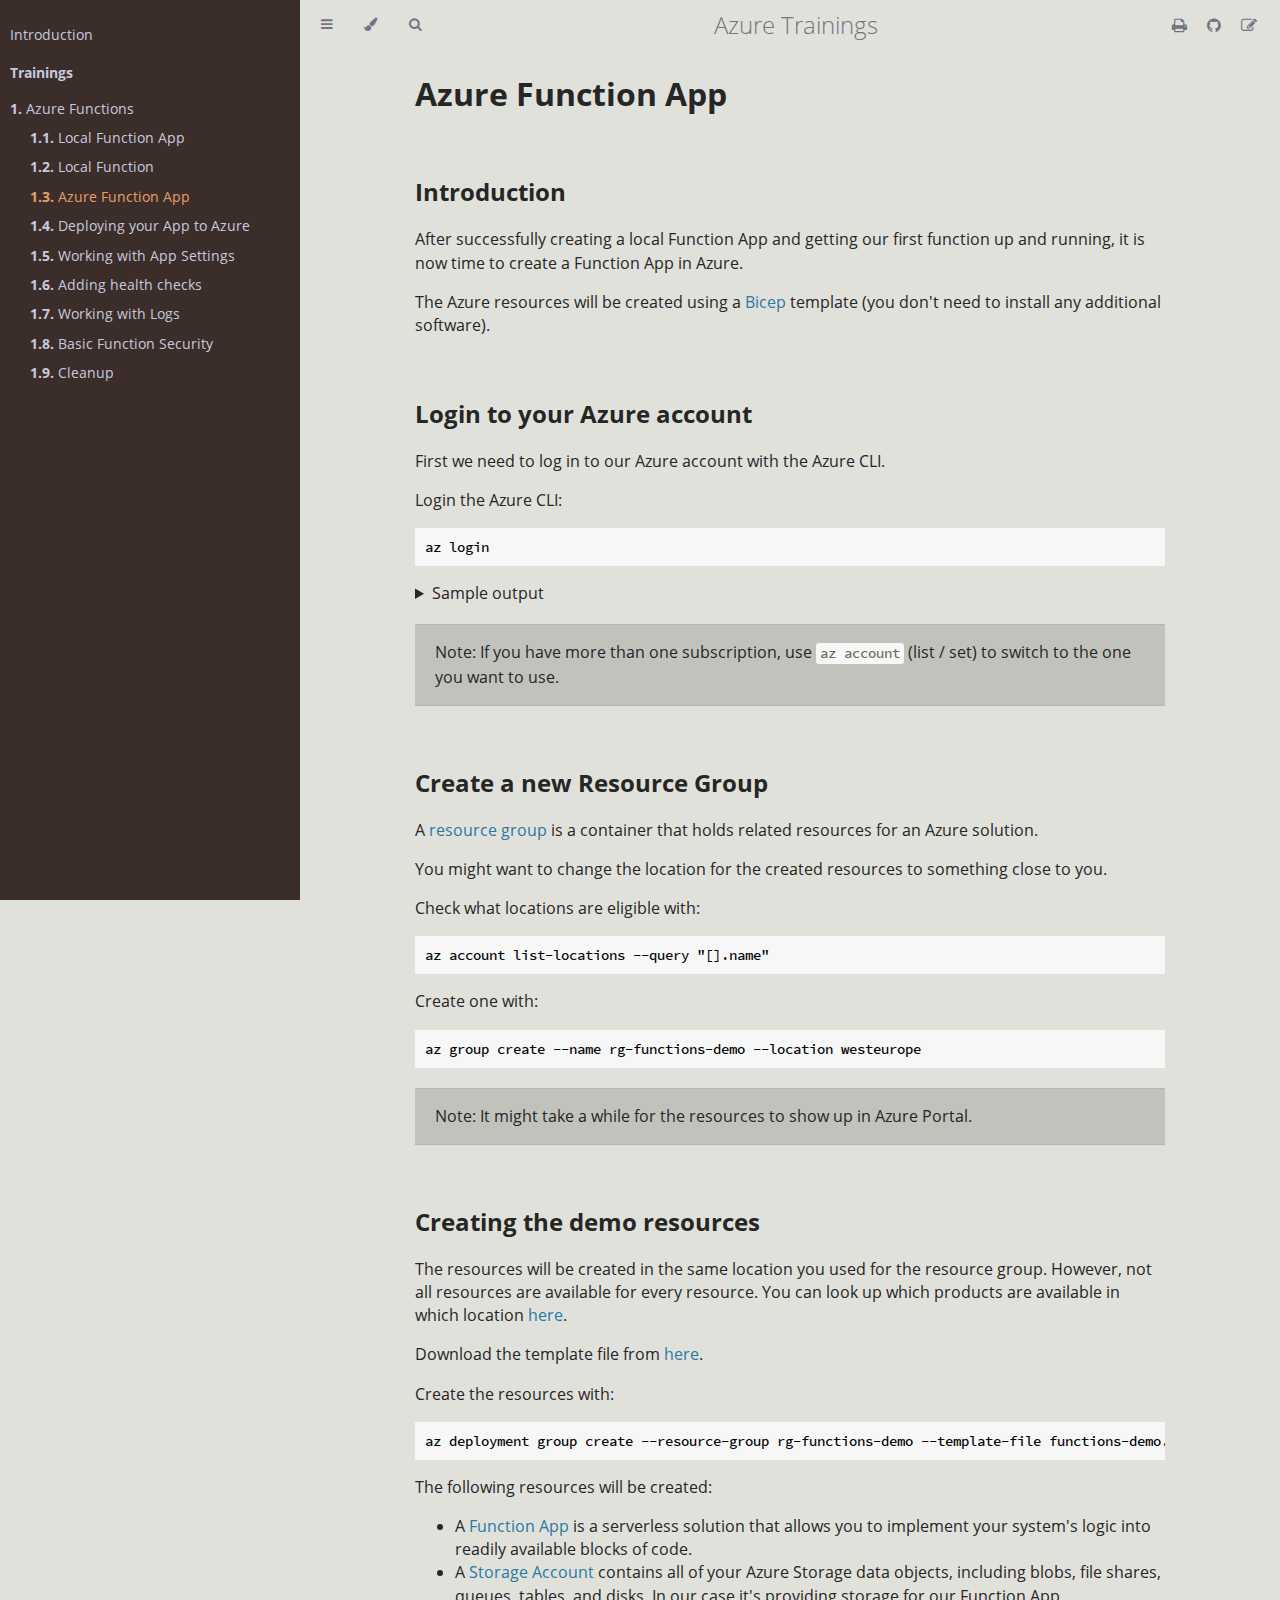
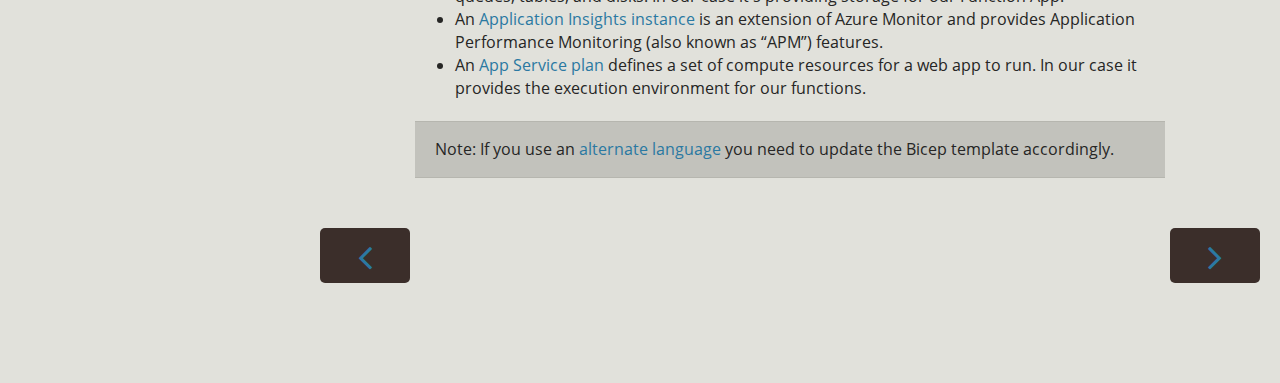
<file: azure-functions/1-3-azure-function-app.html>
<!DOCTYPE HTML>
<html lang="en" class="sidebar-visible no-js rust">
    <head>
        <!-- Book generated using mdBook -->
        <meta charset="UTF-8">
        <title>Azure Function App - Azure Trainings</title>


        <!-- Custom HTML head -->
        
        <meta name="description" content="">
        <meta name="viewport" content="width=device-width, initial-scale=1">
        <meta name="theme-color" content="#ffffff" />

        <link rel="icon" href="../favicon.svg">
        <link rel="shortcut icon" href="../favicon.png">
        <link rel="stylesheet" href="../css/variables.css">
        <link rel="stylesheet" href="../css/general.css">
        <link rel="stylesheet" href="../css/chrome.css">
        <link rel="stylesheet" href="../css/print.css" media="print">

        <!-- Fonts -->
        <link rel="stylesheet" href="../FontAwesome/css/font-awesome.css">
        <link rel="stylesheet" href="../fonts/fonts.css">

        <!-- Highlight.js Stylesheets -->
        <link rel="stylesheet" href="../highlight.css">
        <link rel="stylesheet" href="../tomorrow-night.css">
        <link rel="stylesheet" href="../ayu-highlight.css">

        <!-- Custom theme stylesheets -->
        <link rel="stylesheet" href="../src/css/custom.css">

    </head>
    <body>
        <!-- Provide site root to javascript -->
        <script>
            var path_to_root = "../";
            var default_theme = window.matchMedia("(prefers-color-scheme: dark)").matches ? "navy" : "rust";
        </script>

        <!-- Work around some values being stored in localStorage wrapped in quotes -->
        <script>
            try {
                var theme = localStorage.getItem('mdbook-theme');
                var sidebar = localStorage.getItem('mdbook-sidebar');

                if (theme.startsWith('"') && theme.endsWith('"')) {
                    localStorage.setItem('mdbook-theme', theme.slice(1, theme.length - 1));
                }

                if (sidebar.startsWith('"') && sidebar.endsWith('"')) {
                    localStorage.setItem('mdbook-sidebar', sidebar.slice(1, sidebar.length - 1));
                }
            } catch (e) { }
        </script>

        <!-- Set the theme before any content is loaded, prevents flash -->
        <script>
            var theme;
            try { theme = localStorage.getItem('mdbook-theme'); } catch(e) { }
            if (theme === null || theme === undefined) { theme = default_theme; }
            var html = document.querySelector('html');
            html.classList.remove('no-js')
            html.classList.remove('rust')
            html.classList.add(theme);
            html.classList.add('js');
        </script>

        <!-- Hide / unhide sidebar before it is displayed -->
        <script>
            var html = document.querySelector('html');
            var sidebar = 'hidden';
            if (document.body.clientWidth >= 1080) {
                try { sidebar = localStorage.getItem('mdbook-sidebar'); } catch(e) { }
                sidebar = sidebar || 'visible';
            }
            html.classList.remove('sidebar-visible');
            html.classList.add("sidebar-" + sidebar);
        </script>

        <nav id="sidebar" class="sidebar" aria-label="Table of contents">
            <div class="sidebar-scrollbox">
                <ol class="chapter"><li class="chapter-item expanded affix "><a href="../index.html">Introduction</a></li><li class="chapter-item expanded affix "><li class="part-title">Trainings</li><li class="chapter-item expanded "><a href="../azure-functions/index.html"><strong aria-hidden="true">1.</strong> Azure Functions</a></li><li><ol class="section"><li class="chapter-item expanded "><a href="../azure-functions/1-1-local-function-app.html"><strong aria-hidden="true">1.1.</strong> Local Function App</a></li><li class="chapter-item expanded "><a href="../azure-functions/1-2-local-function.html"><strong aria-hidden="true">1.2.</strong> Local Function</a></li><li class="chapter-item expanded "><a href="../azure-functions/1-3-azure-function-app.html" class="active"><strong aria-hidden="true">1.3.</strong> Azure Function App</a></li><li class="chapter-item expanded "><a href="../azure-functions/1-4-deploying-local-to-azure.html"><strong aria-hidden="true">1.4.</strong> Deploying your App to Azure</a></li><li class="chapter-item expanded "><a href="../azure-functions/1-5-working-with-app-settings.html"><strong aria-hidden="true">1.5.</strong> Working with App Settings</a></li><li class="chapter-item expanded "><a href="../azure-functions/1-6-adding-health-checks.html"><strong aria-hidden="true">1.6.</strong> Adding health checks</a></li><li class="chapter-item expanded "><a href="../azure-functions/1-7-working-with-logs.html"><strong aria-hidden="true">1.7.</strong> Working with Logs</a></li><li class="chapter-item expanded "><a href="../azure-functions/1-8-basic-function-security.html"><strong aria-hidden="true">1.8.</strong> Basic Function Security</a></li><li class="chapter-item expanded "><a href="../azure-functions/1-9-cleanup.html"><strong aria-hidden="true">1.9.</strong> Cleanup</a></li></ol></li></ol>
            </div>
            <div id="sidebar-resize-handle" class="sidebar-resize-handle"></div>
        </nav>

        <div id="page-wrapper" class="page-wrapper">

            <div class="page">
                                <div id="menu-bar-hover-placeholder"></div>
                <div id="menu-bar" class="menu-bar sticky bordered">
                    <div class="left-buttons">
                        <button id="sidebar-toggle" class="icon-button" type="button" title="Toggle Table of Contents" aria-label="Toggle Table of Contents" aria-controls="sidebar">
                            <i class="fa fa-bars"></i>
                        </button>
                        <button id="theme-toggle" class="icon-button" type="button" title="Change theme" aria-label="Change theme" aria-haspopup="true" aria-expanded="false" aria-controls="theme-list">
                            <i class="fa fa-paint-brush"></i>
                        </button>
                        <ul id="theme-list" class="theme-popup" aria-label="Themes" role="menu">
                            <li role="none"><button role="menuitem" class="theme" id="light">Light</button></li>
                            <li role="none"><button role="menuitem" class="theme" id="rust">Rust</button></li>
                            <li role="none"><button role="menuitem" class="theme" id="coal">Coal</button></li>
                            <li role="none"><button role="menuitem" class="theme" id="navy">Navy</button></li>
                            <li role="none"><button role="menuitem" class="theme" id="ayu">Ayu</button></li>
                        </ul>
                        <button id="search-toggle" class="icon-button" type="button" title="Search. (Shortkey: s)" aria-label="Toggle Searchbar" aria-expanded="false" aria-keyshortcuts="S" aria-controls="searchbar">
                            <i class="fa fa-search"></i>
                        </button>
                    </div>

                    <h1 class="menu-title">Azure Trainings</h1>

                    <div class="right-buttons">
                        <a href="../print.html" title="Print this book" aria-label="Print this book">
                            <i id="print-button" class="fa fa-print"></i>
                        </a>
                        <a href="https://github.com/chdalski/azure-training/tree/main" title="Git repository" aria-label="Git repository">
                            <i id="git-repository-button" class="fa fa-github"></i>
                        </a>
                        <a href="https://github.com/chdalski/azure-training/edit/main/src/azure-functions/1-3-azure-function-app.md" title="Suggest an edit" aria-label="Suggest an edit">
                            <i id="git-edit-button" class="fa fa-edit"></i>
                        </a>

                    </div>
                </div>

                <div id="search-wrapper" class="hidden">
                    <form id="searchbar-outer" class="searchbar-outer">
                        <input type="search" id="searchbar" name="searchbar" placeholder="Search this book ..." aria-controls="searchresults-outer" aria-describedby="searchresults-header">
                    </form>
                    <div id="searchresults-outer" class="searchresults-outer hidden">
                        <div id="searchresults-header" class="searchresults-header"></div>
                        <ul id="searchresults">
                        </ul>
                    </div>
                </div>

                <!-- Apply ARIA attributes after the sidebar and the sidebar toggle button are added to the DOM -->
                <script>
                    document.getElementById('sidebar-toggle').setAttribute('aria-expanded', sidebar === 'visible');
                    document.getElementById('sidebar').setAttribute('aria-hidden', sidebar !== 'visible');
                    Array.from(document.querySelectorAll('#sidebar a')).forEach(function(link) {
                        link.setAttribute('tabIndex', sidebar === 'visible' ? 0 : -1);
                    });
                </script>

                <div id="content" class="content">
                    <main>
                        <h1 id="azure-function-app"><a class="header" href="#azure-function-app">Azure Function App</a></h1>
<h2 id="introduction"><a class="header" href="#introduction">Introduction</a></h2>
<p>After successfully creating a local Function App and getting our first function up and running, it is now time to create a Function App in Azure.</p>
<p>The Azure resources will be created using a <a href="https://learn.microsoft.com/en-us/azure/azure-resource-manager/bicep/overview">Bicep</a> template (you don't need to install any additional software).</p>
<h2 id="login-to-your-azure-account"><a class="header" href="#login-to-your-azure-account">Login to your Azure account</a></h2>
<p>First we need to log in to our Azure account with the Azure CLI.</p>
<p>Login the Azure CLI:</p>
<pre><code class="language-shell">az login
</code></pre>
<details>
  <summary>Sample output</summary>
<pre><code class="language-text">A web browser has been opened at https://login.microsoftonline.com/organizations/oauth2/v2.0/authorize.
Please continue the login in the web browser.
If no web browser is available or if the web browser fails to open, use device code flow with `az login --use-device-code`.
Opening in existing browser session.
[
  {
    &quot;cloudName&quot;: &quot;AzureCloud&quot;,
    &quot;homeTenantId&quot;: &quot;some-tenant-uuid&quot;,
    &quot;id&quot;: &quot;your-subscription-uuid&quot;,
    &quot;isDefault&quot;: true,
    &quot;managedByTenants&quot;: [],
    &quot;name&quot;: &quot;you@sample.com&quot;,
    &quot;state&quot;: &quot;Enabled&quot;,
    &quot;tenantId&quot;: &quot;some-tenant-uuid&quot;,
    &quot;user&quot;: {
      &quot;name&quot;: &quot;you@sample.com&quot;,
      &quot;type&quot;: &quot;user&quot;
    }
  }
]
</code></pre>
</details>
<blockquote>
<p>Note: If you have more than one subscription, use <code>az account</code> (list / set) to switch to the one you want to use.</p>
</blockquote>
<h2 id="create-a-new-resource-group"><a class="header" href="#create-a-new-resource-group">Create a new Resource Group</a></h2>
<p>A <a href="https://learn.microsoft.com/en-us/azure/azure-resource-manager/management/overview#resource-groups">resource group</a> is a container that holds related resources for an Azure solution.</p>
<p>You might want to change the location for the created resources to something close to you.</p>
<p>Check what locations are eligible with:</p>
<pre><code class="language-shell">az account list-locations --query &quot;[].name&quot;
</code></pre>
<p>Create one with:</p>
<pre><code class="language-shell">az group create --name rg-functions-demo --location westeurope
</code></pre>
<blockquote>
<p>Note: It might take a while for the resources to show up in Azure Portal.</p>
</blockquote>
<h2 id="creating-the-demo-resources"><a class="header" href="#creating-the-demo-resources">Creating the demo resources</a></h2>
<p>The resources will be created in the same location you used for the resource group.
However, not all resources are available for every resource.
You can look up which products are available in which location <a href="https://azure.microsoft.com/en-us/explore/global-infrastructure/products-by-region/">here</a>.</p>
<p>Download the template file from <a href="./functions-demo.bicep">here</a>.</p>
<p>Create the resources with:</p>
<pre><code class="language-shell">az deployment group create --resource-group rg-functions-demo --template-file functions-demo.bicep
</code></pre>
<p>The following resources will be created:</p>
<ul>
<li>A <a href="https://learn.microsoft.com/en-us/azure/azure-functions/functions-overview">Function App</a> is a serverless solution that allows you to implement your system's logic into readily available blocks of code.</li>
<li>A <a href="https://learn.microsoft.com/en-us/azure/storage/common/storage-account-overview">Storage Account</a> contains all of your Azure Storage data objects, including blobs, file shares, queues, tables, and disks. In our case it's providing storage for our Function App.</li>
<li>An <a href="https://learn.microsoft.com/en-us/azure/azure-monitor/app/app-insights-overview">Application Insights instance</a> is an extension of Azure Monitor and provides Application Performance Monitoring (also known as “APM”) features.</li>
<li>An <a href="https://learn.microsoft.com/en-us/azure/app-service/overview-hosting-plans">App Service plan</a> defines a set of compute resources for a web app to run. In our case it provides the execution environment for our functions.</li>
</ul>
<blockquote>
<p>Note: If you use an <a href="https://learn.microsoft.com/en-us/azure/azure-functions/supported-languages">alternate language</a> you need to update the Bicep template accordingly.</p>
</blockquote>

                    </main>

                    <nav class="nav-wrapper" aria-label="Page navigation">
                        <!-- Mobile navigation buttons -->
                            <a rel="prev" href="../azure-functions/1-2-local-function.html" class="mobile-nav-chapters previous" title="Previous chapter" aria-label="Previous chapter" aria-keyshortcuts="Left">
                                <i class="fa fa-angle-left"></i>
                            </a>

                            <a rel="next" href="../azure-functions/1-4-deploying-local-to-azure.html" class="mobile-nav-chapters next" title="Next chapter" aria-label="Next chapter" aria-keyshortcuts="Right">
                                <i class="fa fa-angle-right"></i>
                            </a>

                        <div style="clear: both"></div>
                    </nav>
                </div>
            </div>

            <nav class="nav-wide-wrapper" aria-label="Page navigation">
                    <a rel="prev" href="../azure-functions/1-2-local-function.html" class="nav-chapters previous" title="Previous chapter" aria-label="Previous chapter" aria-keyshortcuts="Left">
                        <i class="fa fa-angle-left"></i>
                    </a>

                    <a rel="next" href="../azure-functions/1-4-deploying-local-to-azure.html" class="nav-chapters next" title="Next chapter" aria-label="Next chapter" aria-keyshortcuts="Right">
                        <i class="fa fa-angle-right"></i>
                    </a>
            </nav>

        </div>




        <script>
            window.playground_copyable = true;
        </script>


        <script src="../elasticlunr.min.js"></script>
        <script src="../mark.min.js"></script>
        <script src="../searcher.js"></script>

        <script src="../clipboard.min.js"></script>
        <script src="../highlight.js"></script>
        <script src="../book.js"></script>

        <!-- Custom JS scripts -->


    </body>
</html>
</file>
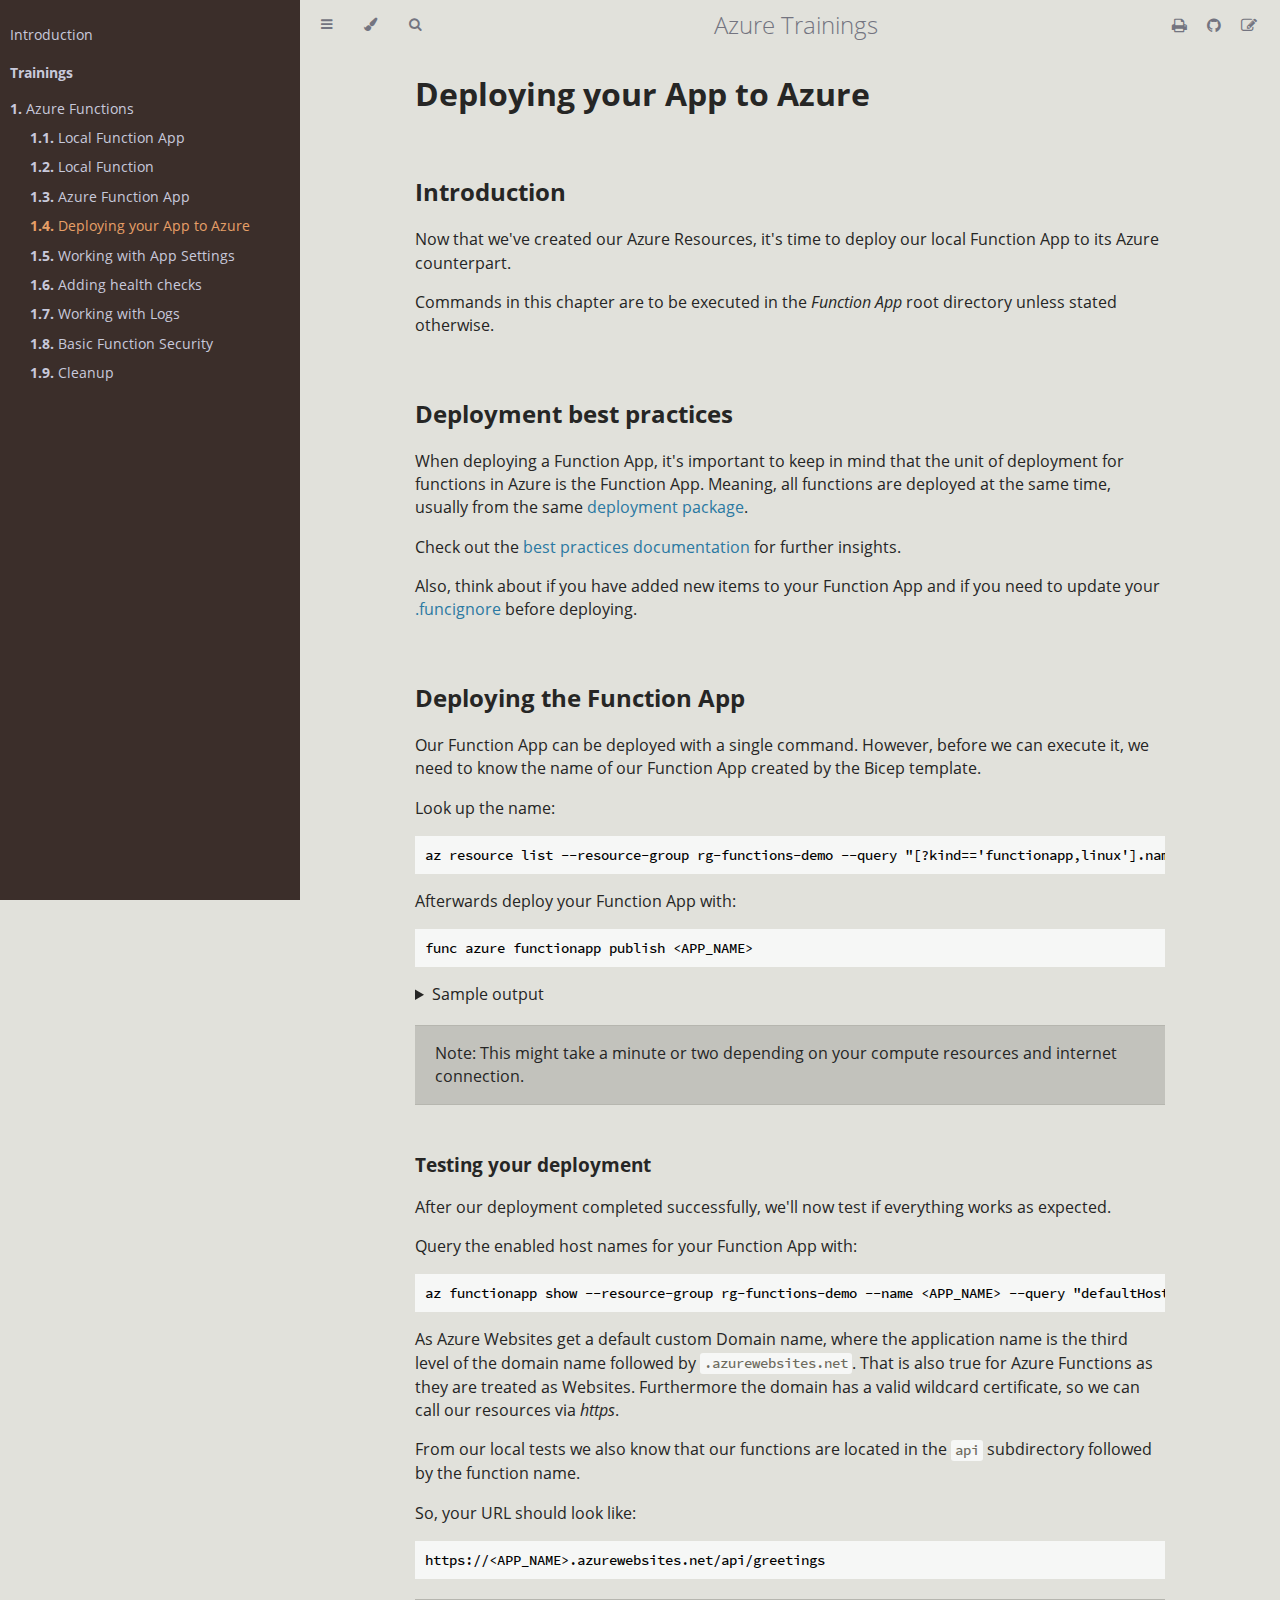
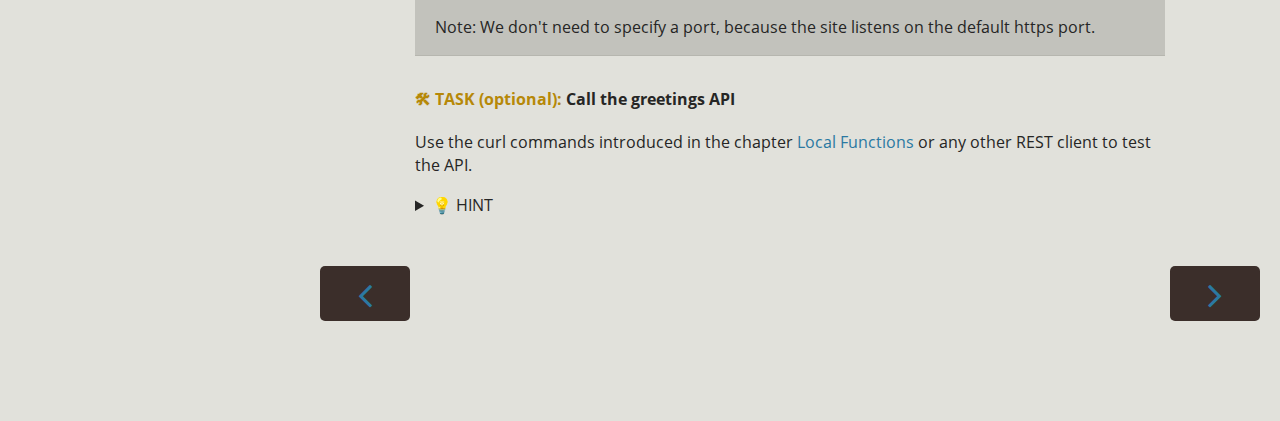
<file: azure-functions/1-4-deploying-local-to-azure.html>
<!DOCTYPE HTML>
<html lang="en" class="sidebar-visible no-js rust">
    <head>
        <!-- Book generated using mdBook -->
        <meta charset="UTF-8">
        <title>Deploying your App to Azure - Azure Trainings</title>


        <!-- Custom HTML head -->
        
        <meta name="description" content="">
        <meta name="viewport" content="width=device-width, initial-scale=1">
        <meta name="theme-color" content="#ffffff" />

        <link rel="icon" href="../favicon.svg">
        <link rel="shortcut icon" href="../favicon.png">
        <link rel="stylesheet" href="../css/variables.css">
        <link rel="stylesheet" href="../css/general.css">
        <link rel="stylesheet" href="../css/chrome.css">
        <link rel="stylesheet" href="../css/print.css" media="print">

        <!-- Fonts -->
        <link rel="stylesheet" href="../FontAwesome/css/font-awesome.css">
        <link rel="stylesheet" href="../fonts/fonts.css">

        <!-- Highlight.js Stylesheets -->
        <link rel="stylesheet" href="../highlight.css">
        <link rel="stylesheet" href="../tomorrow-night.css">
        <link rel="stylesheet" href="../ayu-highlight.css">

        <!-- Custom theme stylesheets -->
        <link rel="stylesheet" href="../src/css/custom.css">

    </head>
    <body>
        <!-- Provide site root to javascript -->
        <script>
            var path_to_root = "../";
            var default_theme = window.matchMedia("(prefers-color-scheme: dark)").matches ? "navy" : "rust";
        </script>

        <!-- Work around some values being stored in localStorage wrapped in quotes -->
        <script>
            try {
                var theme = localStorage.getItem('mdbook-theme');
                var sidebar = localStorage.getItem('mdbook-sidebar');

                if (theme.startsWith('"') && theme.endsWith('"')) {
                    localStorage.setItem('mdbook-theme', theme.slice(1, theme.length - 1));
                }

                if (sidebar.startsWith('"') && sidebar.endsWith('"')) {
                    localStorage.setItem('mdbook-sidebar', sidebar.slice(1, sidebar.length - 1));
                }
            } catch (e) { }
        </script>

        <!-- Set the theme before any content is loaded, prevents flash -->
        <script>
            var theme;
            try { theme = localStorage.getItem('mdbook-theme'); } catch(e) { }
            if (theme === null || theme === undefined) { theme = default_theme; }
            var html = document.querySelector('html');
            html.classList.remove('no-js')
            html.classList.remove('rust')
            html.classList.add(theme);
            html.classList.add('js');
        </script>

        <!-- Hide / unhide sidebar before it is displayed -->
        <script>
            var html = document.querySelector('html');
            var sidebar = 'hidden';
            if (document.body.clientWidth >= 1080) {
                try { sidebar = localStorage.getItem('mdbook-sidebar'); } catch(e) { }
                sidebar = sidebar || 'visible';
            }
            html.classList.remove('sidebar-visible');
            html.classList.add("sidebar-" + sidebar);
        </script>

        <nav id="sidebar" class="sidebar" aria-label="Table of contents">
            <div class="sidebar-scrollbox">
                <ol class="chapter"><li class="chapter-item expanded affix "><a href="../index.html">Introduction</a></li><li class="chapter-item expanded affix "><li class="part-title">Trainings</li><li class="chapter-item expanded "><a href="../azure-functions/index.html"><strong aria-hidden="true">1.</strong> Azure Functions</a></li><li><ol class="section"><li class="chapter-item expanded "><a href="../azure-functions/1-1-local-function-app.html"><strong aria-hidden="true">1.1.</strong> Local Function App</a></li><li class="chapter-item expanded "><a href="../azure-functions/1-2-local-function.html"><strong aria-hidden="true">1.2.</strong> Local Function</a></li><li class="chapter-item expanded "><a href="../azure-functions/1-3-azure-function-app.html"><strong aria-hidden="true">1.3.</strong> Azure Function App</a></li><li class="chapter-item expanded "><a href="../azure-functions/1-4-deploying-local-to-azure.html" class="active"><strong aria-hidden="true">1.4.</strong> Deploying your App to Azure</a></li><li class="chapter-item expanded "><a href="../azure-functions/1-5-working-with-app-settings.html"><strong aria-hidden="true">1.5.</strong> Working with App Settings</a></li><li class="chapter-item expanded "><a href="../azure-functions/1-6-adding-health-checks.html"><strong aria-hidden="true">1.6.</strong> Adding health checks</a></li><li class="chapter-item expanded "><a href="../azure-functions/1-7-working-with-logs.html"><strong aria-hidden="true">1.7.</strong> Working with Logs</a></li><li class="chapter-item expanded "><a href="../azure-functions/1-8-basic-function-security.html"><strong aria-hidden="true">1.8.</strong> Basic Function Security</a></li><li class="chapter-item expanded "><a href="../azure-functions/1-9-cleanup.html"><strong aria-hidden="true">1.9.</strong> Cleanup</a></li></ol></li></ol>
            </div>
            <div id="sidebar-resize-handle" class="sidebar-resize-handle"></div>
        </nav>

        <div id="page-wrapper" class="page-wrapper">

            <div class="page">
                                <div id="menu-bar-hover-placeholder"></div>
                <div id="menu-bar" class="menu-bar sticky bordered">
                    <div class="left-buttons">
                        <button id="sidebar-toggle" class="icon-button" type="button" title="Toggle Table of Contents" aria-label="Toggle Table of Contents" aria-controls="sidebar">
                            <i class="fa fa-bars"></i>
                        </button>
                        <button id="theme-toggle" class="icon-button" type="button" title="Change theme" aria-label="Change theme" aria-haspopup="true" aria-expanded="false" aria-controls="theme-list">
                            <i class="fa fa-paint-brush"></i>
                        </button>
                        <ul id="theme-list" class="theme-popup" aria-label="Themes" role="menu">
                            <li role="none"><button role="menuitem" class="theme" id="light">Light</button></li>
                            <li role="none"><button role="menuitem" class="theme" id="rust">Rust</button></li>
                            <li role="none"><button role="menuitem" class="theme" id="coal">Coal</button></li>
                            <li role="none"><button role="menuitem" class="theme" id="navy">Navy</button></li>
                            <li role="none"><button role="menuitem" class="theme" id="ayu">Ayu</button></li>
                        </ul>
                        <button id="search-toggle" class="icon-button" type="button" title="Search. (Shortkey: s)" aria-label="Toggle Searchbar" aria-expanded="false" aria-keyshortcuts="S" aria-controls="searchbar">
                            <i class="fa fa-search"></i>
                        </button>
                    </div>

                    <h1 class="menu-title">Azure Trainings</h1>

                    <div class="right-buttons">
                        <a href="../print.html" title="Print this book" aria-label="Print this book">
                            <i id="print-button" class="fa fa-print"></i>
                        </a>
                        <a href="https://github.com/chdalski/azure-training/tree/main" title="Git repository" aria-label="Git repository">
                            <i id="git-repository-button" class="fa fa-github"></i>
                        </a>
                        <a href="https://github.com/chdalski/azure-training/edit/main/src/azure-functions/1-4-deploying-local-to-azure.md" title="Suggest an edit" aria-label="Suggest an edit">
                            <i id="git-edit-button" class="fa fa-edit"></i>
                        </a>

                    </div>
                </div>

                <div id="search-wrapper" class="hidden">
                    <form id="searchbar-outer" class="searchbar-outer">
                        <input type="search" id="searchbar" name="searchbar" placeholder="Search this book ..." aria-controls="searchresults-outer" aria-describedby="searchresults-header">
                    </form>
                    <div id="searchresults-outer" class="searchresults-outer hidden">
                        <div id="searchresults-header" class="searchresults-header"></div>
                        <ul id="searchresults">
                        </ul>
                    </div>
                </div>

                <!-- Apply ARIA attributes after the sidebar and the sidebar toggle button are added to the DOM -->
                <script>
                    document.getElementById('sidebar-toggle').setAttribute('aria-expanded', sidebar === 'visible');
                    document.getElementById('sidebar').setAttribute('aria-hidden', sidebar !== 'visible');
                    Array.from(document.querySelectorAll('#sidebar a')).forEach(function(link) {
                        link.setAttribute('tabIndex', sidebar === 'visible' ? 0 : -1);
                    });
                </script>

                <div id="content" class="content">
                    <main>
                        <h1 id="deploying-your-app-to-azure"><a class="header" href="#deploying-your-app-to-azure">Deploying your App to Azure</a></h1>
<h2 id="introduction"><a class="header" href="#introduction">Introduction</a></h2>
<p>Now that we've created our Azure Resources, it's time to deploy our local Function App to its Azure counterpart.</p>
<p>Commands in this chapter are to be executed in the <em>Function App</em> root directory unless stated otherwise.</p>
<h2 id="deployment-best-practices"><a class="header" href="#deployment-best-practices">Deployment best practices</a></h2>
<p>When deploying a Function App, it's important to keep in mind that the unit of deployment for functions in Azure is the Function App.
Meaning, all functions are deployed at the same time, usually from the same <a href="https://learn.microsoft.com/en-us/azure/azure-functions/run-functions-from-deployment-package">deployment package</a>.</p>
<p>Check out the <a href="https://learn.microsoft.com/en-us/azure/azure-functions/functions-best-practices?tabs=csharp#optimize-deployments">best practices documentation</a> for further insights.</p>
<p>Also, think about if you have added new items to your Function App and if you need to update your <a href="./1-1-local-function-app.html#the-funcignore">.funcignore</a> before deploying.</p>
<h2 id="deploying-the-function-app"><a class="header" href="#deploying-the-function-app">Deploying the Function App</a></h2>
<p>Our Function App can be deployed with a single command.
However, before we can execute it, we need to know the name of our Function App created by the Bicep template.</p>
<p>Look up the name:</p>
<pre><code class="language-shell">az resource list --resource-group rg-functions-demo --query &quot;[?kind=='functionapp,linux'].name&quot;
</code></pre>
<p>Afterwards deploy your Function App with:</p>
<pre><code class="language-shell">func azure functionapp publish &lt;APP_NAME&gt;
</code></pre>
<details>
  <summary>Sample output</summary>
<pre><code class="language-text">Getting site publishing info...
Creating archive for current directory...
Uploading 427.34 KB [#############################################################################]
Upload completed successfully.
Deployment completed successfully.
</code></pre>
</details>
<blockquote>
<p>Note: This might take a minute or two depending on your compute resources and internet connection.</p>
</blockquote>
<h3 id="testing-your-deployment"><a class="header" href="#testing-your-deployment">Testing your deployment</a></h3>
<p>After our deployment completed successfully, we'll now test if everything works as expected.</p>
<p>Query the enabled host names for your Function App with:</p>
<pre><code class="language-shell">az functionapp show --resource-group rg-functions-demo --name &lt;APP_NAME&gt; --query &quot;defaultHostName&quot;
</code></pre>
<p>As Azure Websites get a default custom Domain name, where the application name is the third level of the domain name followed by <code>.azurewebsites.net</code>.
That is also true for Azure Functions as they are treated as Websites.
Furthermore the domain has a valid wildcard certificate, so we can call our resources via <em>https</em>.</p>
<p>From our local tests we also know that our functions are located in the <code>api</code> subdirectory followed by the function name.</p>
<p>So, your URL should look like:</p>
<pre><code class="language-text">https://&lt;APP_NAME&gt;.azurewebsites.net/api/greetings
</code></pre>
<blockquote>
<p>Note: We don't need to specify a port, because the site listens on the default https port.</p>
</blockquote>
<h4 id="-task-optional-call-the-greetings-api"><a class="header" href="#-task-optional-call-the-greetings-api"><span class="task">🛠 TASK (optional):</span> Call the greetings API</a></h4>
<p>Use the curl commands introduced in the chapter <a href="./1-2-local-function.html">Local Functions</a> or any other REST client to test the API.</p>
<details>
  <summary>💡 HINT</summary>
<ul>
<li>Look up the function name, as done above, and replace <code>&lt;function-app-name&gt;</code> in the url with it</li>
<li>Make sure to use <strong>https</strong> instead of <em>http</em> for non-local calls</li>
</ul>
</details>

                    </main>

                    <nav class="nav-wrapper" aria-label="Page navigation">
                        <!-- Mobile navigation buttons -->
                            <a rel="prev" href="../azure-functions/1-3-azure-function-app.html" class="mobile-nav-chapters previous" title="Previous chapter" aria-label="Previous chapter" aria-keyshortcuts="Left">
                                <i class="fa fa-angle-left"></i>
                            </a>

                            <a rel="next" href="../azure-functions/1-5-working-with-app-settings.html" class="mobile-nav-chapters next" title="Next chapter" aria-label="Next chapter" aria-keyshortcuts="Right">
                                <i class="fa fa-angle-right"></i>
                            </a>

                        <div style="clear: both"></div>
                    </nav>
                </div>
            </div>

            <nav class="nav-wide-wrapper" aria-label="Page navigation">
                    <a rel="prev" href="../azure-functions/1-3-azure-function-app.html" class="nav-chapters previous" title="Previous chapter" aria-label="Previous chapter" aria-keyshortcuts="Left">
                        <i class="fa fa-angle-left"></i>
                    </a>

                    <a rel="next" href="../azure-functions/1-5-working-with-app-settings.html" class="nav-chapters next" title="Next chapter" aria-label="Next chapter" aria-keyshortcuts="Right">
                        <i class="fa fa-angle-right"></i>
                    </a>
            </nav>

        </div>




        <script>
            window.playground_copyable = true;
        </script>


        <script src="../elasticlunr.min.js"></script>
        <script src="../mark.min.js"></script>
        <script src="../searcher.js"></script>

        <script src="../clipboard.min.js"></script>
        <script src="../highlight.js"></script>
        <script src="../book.js"></script>

        <!-- Custom JS scripts -->


    </body>
</html>
</file>
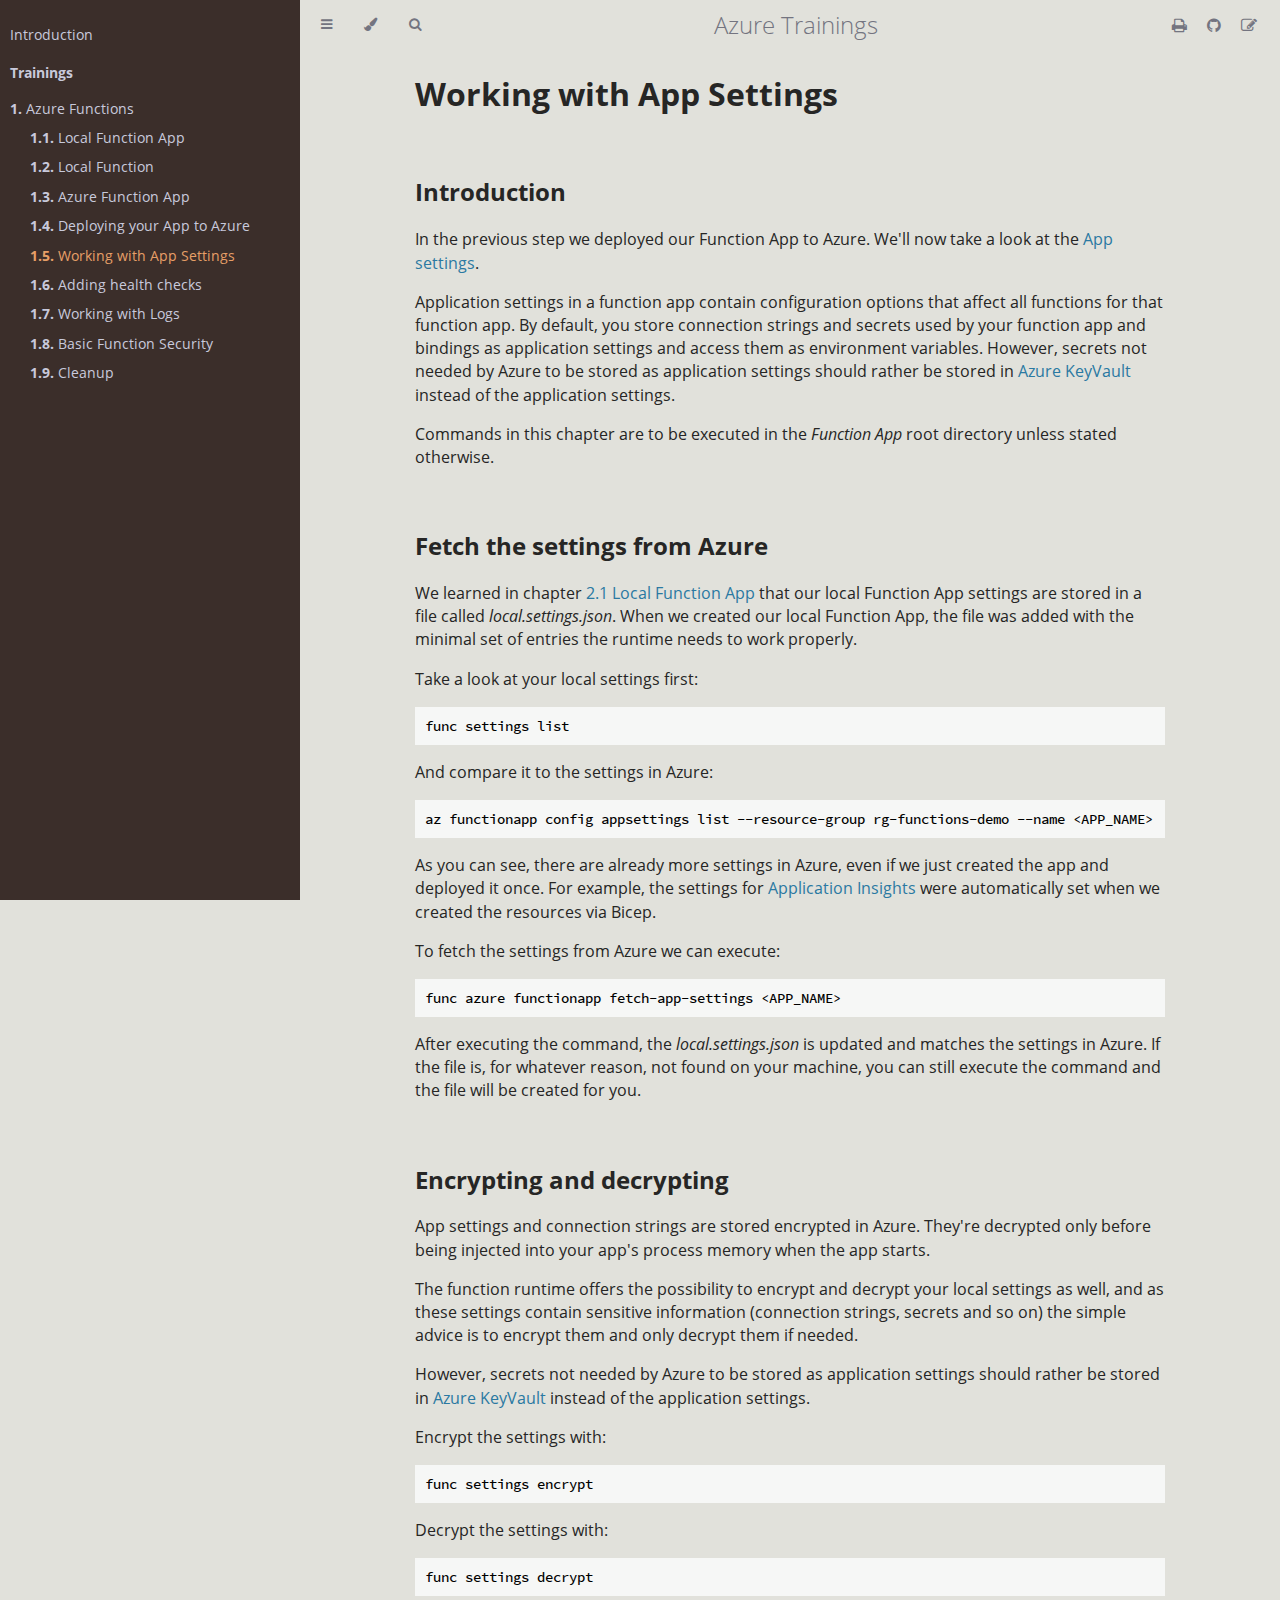
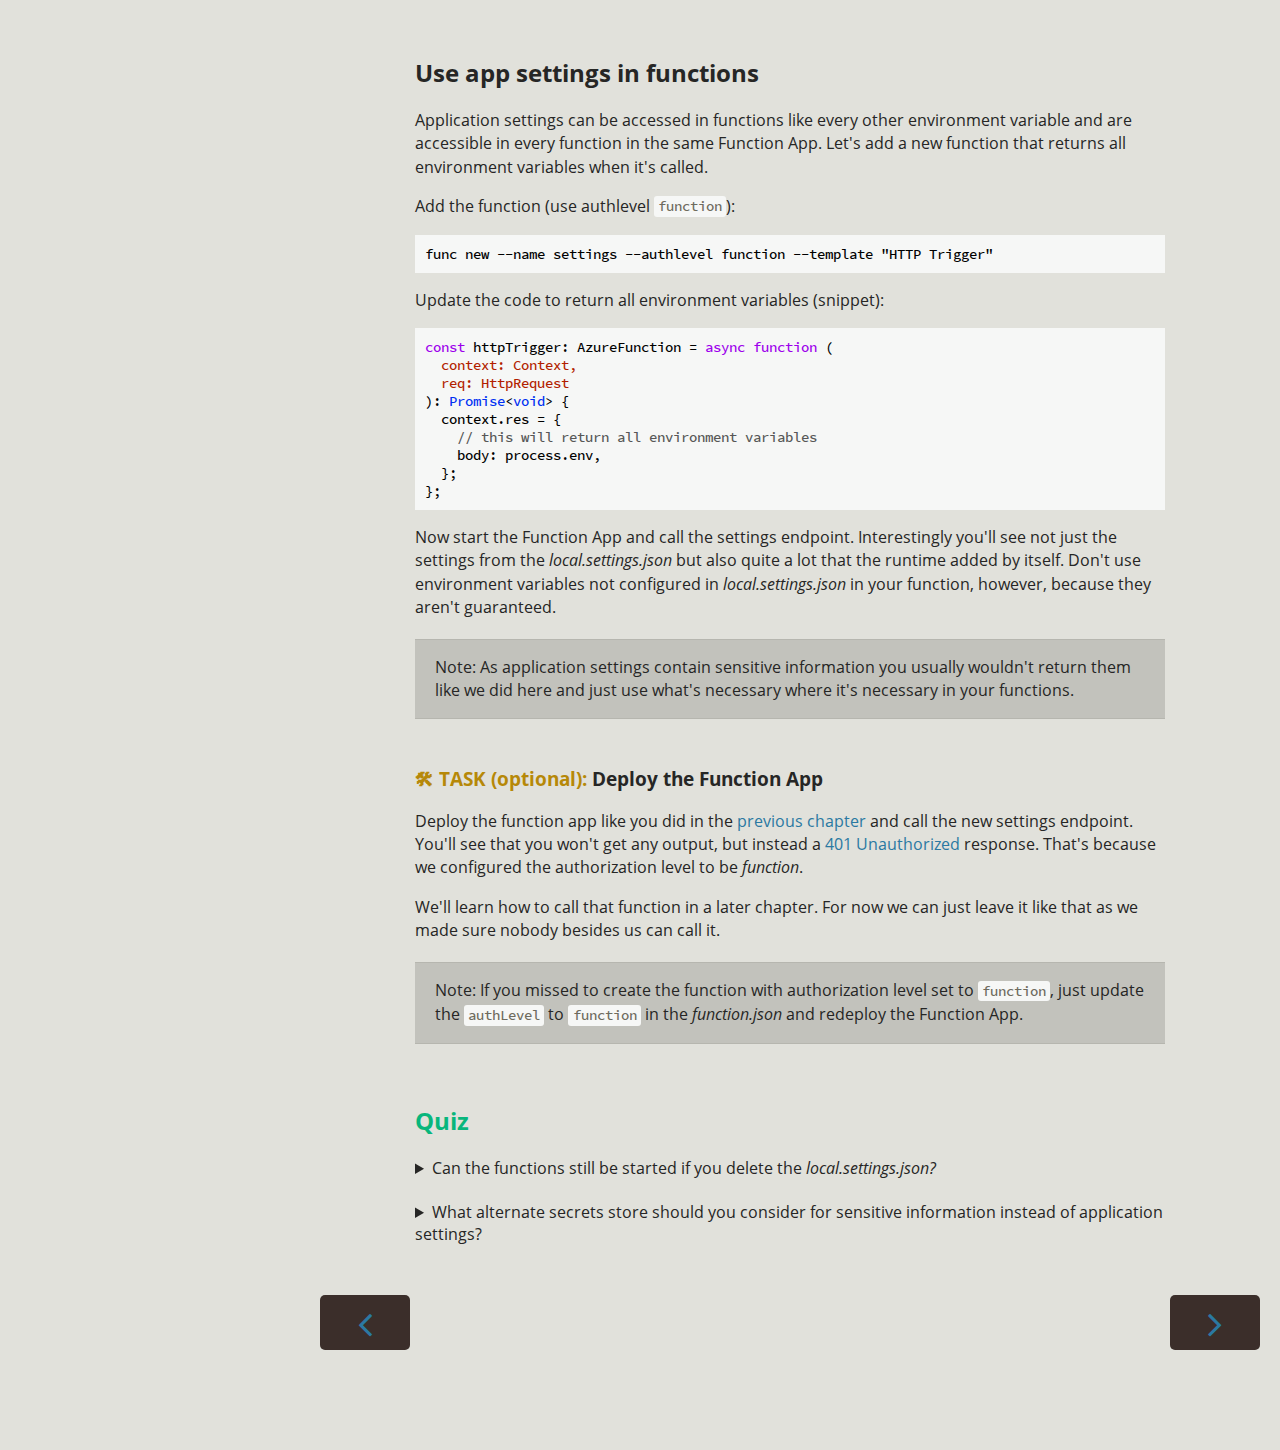
<file: azure-functions/1-5-working-with-app-settings.html>
<!DOCTYPE HTML>
<html lang="en" class="sidebar-visible no-js rust">
    <head>
        <!-- Book generated using mdBook -->
        <meta charset="UTF-8">
        <title>Working with App Settings - Azure Trainings</title>


        <!-- Custom HTML head -->
        
        <meta name="description" content="">
        <meta name="viewport" content="width=device-width, initial-scale=1">
        <meta name="theme-color" content="#ffffff" />

        <link rel="icon" href="../favicon.svg">
        <link rel="shortcut icon" href="../favicon.png">
        <link rel="stylesheet" href="../css/variables.css">
        <link rel="stylesheet" href="../css/general.css">
        <link rel="stylesheet" href="../css/chrome.css">
        <link rel="stylesheet" href="../css/print.css" media="print">

        <!-- Fonts -->
        <link rel="stylesheet" href="../FontAwesome/css/font-awesome.css">
        <link rel="stylesheet" href="../fonts/fonts.css">

        <!-- Highlight.js Stylesheets -->
        <link rel="stylesheet" href="../highlight.css">
        <link rel="stylesheet" href="../tomorrow-night.css">
        <link rel="stylesheet" href="../ayu-highlight.css">

        <!-- Custom theme stylesheets -->
        <link rel="stylesheet" href="../src/css/custom.css">

    </head>
    <body>
        <!-- Provide site root to javascript -->
        <script>
            var path_to_root = "../";
            var default_theme = window.matchMedia("(prefers-color-scheme: dark)").matches ? "navy" : "rust";
        </script>

        <!-- Work around some values being stored in localStorage wrapped in quotes -->
        <script>
            try {
                var theme = localStorage.getItem('mdbook-theme');
                var sidebar = localStorage.getItem('mdbook-sidebar');

                if (theme.startsWith('"') && theme.endsWith('"')) {
                    localStorage.setItem('mdbook-theme', theme.slice(1, theme.length - 1));
                }

                if (sidebar.startsWith('"') && sidebar.endsWith('"')) {
                    localStorage.setItem('mdbook-sidebar', sidebar.slice(1, sidebar.length - 1));
                }
            } catch (e) { }
        </script>

        <!-- Set the theme before any content is loaded, prevents flash -->
        <script>
            var theme;
            try { theme = localStorage.getItem('mdbook-theme'); } catch(e) { }
            if (theme === null || theme === undefined) { theme = default_theme; }
            var html = document.querySelector('html');
            html.classList.remove('no-js')
            html.classList.remove('rust')
            html.classList.add(theme);
            html.classList.add('js');
        </script>

        <!-- Hide / unhide sidebar before it is displayed -->
        <script>
            var html = document.querySelector('html');
            var sidebar = 'hidden';
            if (document.body.clientWidth >= 1080) {
                try { sidebar = localStorage.getItem('mdbook-sidebar'); } catch(e) { }
                sidebar = sidebar || 'visible';
            }
            html.classList.remove('sidebar-visible');
            html.classList.add("sidebar-" + sidebar);
        </script>

        <nav id="sidebar" class="sidebar" aria-label="Table of contents">
            <div class="sidebar-scrollbox">
                <ol class="chapter"><li class="chapter-item expanded affix "><a href="../index.html">Introduction</a></li><li class="chapter-item expanded affix "><li class="part-title">Trainings</li><li class="chapter-item expanded "><a href="../azure-functions/index.html"><strong aria-hidden="true">1.</strong> Azure Functions</a></li><li><ol class="section"><li class="chapter-item expanded "><a href="../azure-functions/1-1-local-function-app.html"><strong aria-hidden="true">1.1.</strong> Local Function App</a></li><li class="chapter-item expanded "><a href="../azure-functions/1-2-local-function.html"><strong aria-hidden="true">1.2.</strong> Local Function</a></li><li class="chapter-item expanded "><a href="../azure-functions/1-3-azure-function-app.html"><strong aria-hidden="true">1.3.</strong> Azure Function App</a></li><li class="chapter-item expanded "><a href="../azure-functions/1-4-deploying-local-to-azure.html"><strong aria-hidden="true">1.4.</strong> Deploying your App to Azure</a></li><li class="chapter-item expanded "><a href="../azure-functions/1-5-working-with-app-settings.html" class="active"><strong aria-hidden="true">1.5.</strong> Working with App Settings</a></li><li class="chapter-item expanded "><a href="../azure-functions/1-6-adding-health-checks.html"><strong aria-hidden="true">1.6.</strong> Adding health checks</a></li><li class="chapter-item expanded "><a href="../azure-functions/1-7-working-with-logs.html"><strong aria-hidden="true">1.7.</strong> Working with Logs</a></li><li class="chapter-item expanded "><a href="../azure-functions/1-8-basic-function-security.html"><strong aria-hidden="true">1.8.</strong> Basic Function Security</a></li><li class="chapter-item expanded "><a href="../azure-functions/1-9-cleanup.html"><strong aria-hidden="true">1.9.</strong> Cleanup</a></li></ol></li></ol>
            </div>
            <div id="sidebar-resize-handle" class="sidebar-resize-handle"></div>
        </nav>

        <div id="page-wrapper" class="page-wrapper">

            <div class="page">
                                <div id="menu-bar-hover-placeholder"></div>
                <div id="menu-bar" class="menu-bar sticky bordered">
                    <div class="left-buttons">
                        <button id="sidebar-toggle" class="icon-button" type="button" title="Toggle Table of Contents" aria-label="Toggle Table of Contents" aria-controls="sidebar">
                            <i class="fa fa-bars"></i>
                        </button>
                        <button id="theme-toggle" class="icon-button" type="button" title="Change theme" aria-label="Change theme" aria-haspopup="true" aria-expanded="false" aria-controls="theme-list">
                            <i class="fa fa-paint-brush"></i>
                        </button>
                        <ul id="theme-list" class="theme-popup" aria-label="Themes" role="menu">
                            <li role="none"><button role="menuitem" class="theme" id="light">Light</button></li>
                            <li role="none"><button role="menuitem" class="theme" id="rust">Rust</button></li>
                            <li role="none"><button role="menuitem" class="theme" id="coal">Coal</button></li>
                            <li role="none"><button role="menuitem" class="theme" id="navy">Navy</button></li>
                            <li role="none"><button role="menuitem" class="theme" id="ayu">Ayu</button></li>
                        </ul>
                        <button id="search-toggle" class="icon-button" type="button" title="Search. (Shortkey: s)" aria-label="Toggle Searchbar" aria-expanded="false" aria-keyshortcuts="S" aria-controls="searchbar">
                            <i class="fa fa-search"></i>
                        </button>
                    </div>

                    <h1 class="menu-title">Azure Trainings</h1>

                    <div class="right-buttons">
                        <a href="../print.html" title="Print this book" aria-label="Print this book">
                            <i id="print-button" class="fa fa-print"></i>
                        </a>
                        <a href="https://github.com/chdalski/azure-training/tree/main" title="Git repository" aria-label="Git repository">
                            <i id="git-repository-button" class="fa fa-github"></i>
                        </a>
                        <a href="https://github.com/chdalski/azure-training/edit/main/src/azure-functions/1-5-working-with-app-settings.md" title="Suggest an edit" aria-label="Suggest an edit">
                            <i id="git-edit-button" class="fa fa-edit"></i>
                        </a>

                    </div>
                </div>

                <div id="search-wrapper" class="hidden">
                    <form id="searchbar-outer" class="searchbar-outer">
                        <input type="search" id="searchbar" name="searchbar" placeholder="Search this book ..." aria-controls="searchresults-outer" aria-describedby="searchresults-header">
                    </form>
                    <div id="searchresults-outer" class="searchresults-outer hidden">
                        <div id="searchresults-header" class="searchresults-header"></div>
                        <ul id="searchresults">
                        </ul>
                    </div>
                </div>

                <!-- Apply ARIA attributes after the sidebar and the sidebar toggle button are added to the DOM -->
                <script>
                    document.getElementById('sidebar-toggle').setAttribute('aria-expanded', sidebar === 'visible');
                    document.getElementById('sidebar').setAttribute('aria-hidden', sidebar !== 'visible');
                    Array.from(document.querySelectorAll('#sidebar a')).forEach(function(link) {
                        link.setAttribute('tabIndex', sidebar === 'visible' ? 0 : -1);
                    });
                </script>

                <div id="content" class="content">
                    <main>
                        <h1 id="working-with-app-settings"><a class="header" href="#working-with-app-settings">Working with App Settings</a></h1>
<h2 id="introduction"><a class="header" href="#introduction">Introduction</a></h2>
<p>In the previous step we deployed our Function App to Azure.
We'll now take a look at the <a href="https://learn.microsoft.com/en-us/azure/azure-functions/functions-app-settings">App settings</a>.</p>
<p>Application settings in a function app contain configuration options that affect all functions for that function app.
By default, you store connection strings and secrets used by your function app and bindings as application settings and access them as environment variables.
However, secrets not needed by Azure to be stored as application settings should rather be stored in <a href="https://learn.microsoft.com/en-us/azure/key-vault/general/">Azure KeyVault</a> instead of the application settings.</p>
<p>Commands in this chapter are to be executed in the <em>Function App</em> root directory unless stated otherwise.</p>
<h2 id="fetch-the-settings-from-azure"><a class="header" href="#fetch-the-settings-from-azure">Fetch the settings from Azure</a></h2>
<p>We learned in chapter <a href="./1-1-local-function-app.html#the-localsettingsjson">2.1 Local Function App</a> that our local Function App settings are stored in a file called <em>local.settings.json</em>.
When we created our local Function App, the file was added with the minimal set of entries the runtime needs to work properly.</p>
<p>Take a look at your local settings first:</p>
<pre><code class="language-shell">func settings list
</code></pre>
<p>And compare it to the settings in Azure:</p>
<pre><code class="language-shell">az functionapp config appsettings list --resource-group rg-functions-demo --name &lt;APP_NAME&gt;
</code></pre>
<p>As you can see, there are already more settings in Azure, even if we just created the app and deployed it once.
For example, the settings for <a href="./1-3-azure-function-app.html#creating-the-demo-resources">Application Insights</a> were automatically set when we created the resources via Bicep.</p>
<p>To fetch the settings from Azure we can execute:</p>
<pre><code class="language-shell">func azure functionapp fetch-app-settings &lt;APP_NAME&gt;
</code></pre>
<p>After executing the command, the <em>local.settings.json</em> is updated and matches the settings in Azure.
If the file is, for whatever reason, not found on your machine, you can still execute the command and the file will be created for you.</p>
<h2 id="encrypting-and-decrypting"><a class="header" href="#encrypting-and-decrypting">Encrypting and decrypting</a></h2>
<p>App settings and connection strings are stored encrypted in Azure.
They're decrypted only before being injected into your app's process memory when the app starts.</p>
<p>The function runtime offers the possibility to encrypt and decrypt your local settings as well, and as these settings contain sensitive information (connection strings, secrets and so on) the simple advice is to encrypt them and only decrypt them if needed.</p>
<p>However, secrets not needed by Azure to be stored as application settings should rather be stored in <a href="https://learn.microsoft.com/en-us/azure/key-vault/general/">Azure KeyVault</a> instead of the application settings.</p>
<p>Encrypt the settings with:</p>
<pre><code class="language-shell">func settings encrypt
</code></pre>
<p>Decrypt the settings with:</p>
<pre><code class="language-shell">func settings decrypt
</code></pre>
<h2 id="use-app-settings-in-functions"><a class="header" href="#use-app-settings-in-functions">Use app settings in functions</a></h2>
<p>Application settings can be accessed in functions like every other environment variable and are accessible in every function in the same Function App.
Let's add a new function that returns all environment variables when it's called.</p>
<p>Add the function (use authlevel <code>function</code>):</p>
<pre><code class="language-shell">func new --name settings --authlevel function --template &quot;HTTP Trigger&quot;
</code></pre>
<p>Update the code to return all environment variables (snippet):</p>
<pre><code class="language-typescript">const httpTrigger: AzureFunction = async function (
  context: Context,
  req: HttpRequest
): Promise&lt;void&gt; {
  context.res = {
    // this will return all environment variables
    body: process.env,
  };
};
</code></pre>
<p>Now start the Function App and call the settings endpoint.
Interestingly you'll see not just the settings from the <em>local.settings.json</em> but also quite a lot that the runtime added by itself.
Don't use environment variables not configured in <em>local.settings.json</em> in your function, however, because they aren't guaranteed.</p>
<blockquote>
<p>Note: As application settings contain sensitive information you usually wouldn't return them like we did here and just use what's necessary where it's necessary in your functions.</p>
</blockquote>
<h3 id="-task-optional-deploy-the-function-app"><a class="header" href="#-task-optional-deploy-the-function-app"><span class="task">🛠 TASK (optional):</span> Deploy the Function App</a></h3>
<p>Deploy the function app like you did in the <a href="./1-4-deploying-local-to-azure.html#deploying-the-function-app">previous chapter</a> and call the new settings endpoint.
You'll see that you won't get any output, but instead a <a href="https://developer.mozilla.org/en-US/docs/Web/HTTP/Status/401">401 Unauthorized</a> response.
That's because we configured the authorization level to be <em>function</em>.</p>
<p>We'll learn how to call that function in a later chapter.
For now we can just leave it like that as we made sure nobody besides us can call it.</p>
<blockquote>
<p>Note: If you missed to create the function with authorization level set to <code>function</code>, just update the <code>authLevel</code> to <code>function</code> in the <em>function.json</em> and redeploy the Function App.</p>
</blockquote>
<h2 id="quiz"><a class="header" href="#quiz"><span class="quiz">Quiz</span></a></h2>
<details>
  <summary>Can the functions still be started if you delete the <span class="italic">local.settings.json?</span></summary>
<p>The Function App can still be executed, even though you'll get a warning:</p>
<pre><code class="language-text">Can't determine project language from files. Please use one of [--csharp, --javascript, --typescript, --java, --python, --powershell, --custom]
</code></pre>
<p>Using the specific language parameter the warning disappears:</p>
<pre><code class="language-shell">npx tsc &amp;&amp; func start --typescript
</code></pre>
<p>But only the basic environment variables will be available like that.
Refetch them from Azure before you continue.</p>
</details>
<br/>
<details>
  <summary>What alternate secrets store should you consider for sensitive information instead of application settings?</summary>
<p><a href="https://learn.microsoft.com/en-us/azure/key-vault/general/">Azure KeyVault</a> is a secure alternative if your secrets are not required to be stored as application settings by Azure.</p>
</details>

                    </main>

                    <nav class="nav-wrapper" aria-label="Page navigation">
                        <!-- Mobile navigation buttons -->
                            <a rel="prev" href="../azure-functions/1-4-deploying-local-to-azure.html" class="mobile-nav-chapters previous" title="Previous chapter" aria-label="Previous chapter" aria-keyshortcuts="Left">
                                <i class="fa fa-angle-left"></i>
                            </a>

                            <a rel="next" href="../azure-functions/1-6-adding-health-checks.html" class="mobile-nav-chapters next" title="Next chapter" aria-label="Next chapter" aria-keyshortcuts="Right">
                                <i class="fa fa-angle-right"></i>
                            </a>

                        <div style="clear: both"></div>
                    </nav>
                </div>
            </div>

            <nav class="nav-wide-wrapper" aria-label="Page navigation">
                    <a rel="prev" href="../azure-functions/1-4-deploying-local-to-azure.html" class="nav-chapters previous" title="Previous chapter" aria-label="Previous chapter" aria-keyshortcuts="Left">
                        <i class="fa fa-angle-left"></i>
                    </a>

                    <a rel="next" href="../azure-functions/1-6-adding-health-checks.html" class="nav-chapters next" title="Next chapter" aria-label="Next chapter" aria-keyshortcuts="Right">
                        <i class="fa fa-angle-right"></i>
                    </a>
            </nav>

        </div>




        <script>
            window.playground_copyable = true;
        </script>


        <script src="../elasticlunr.min.js"></script>
        <script src="../mark.min.js"></script>
        <script src="../searcher.js"></script>

        <script src="../clipboard.min.js"></script>
        <script src="../highlight.js"></script>
        <script src="../book.js"></script>

        <!-- Custom JS scripts -->


    </body>
</html>
</file>
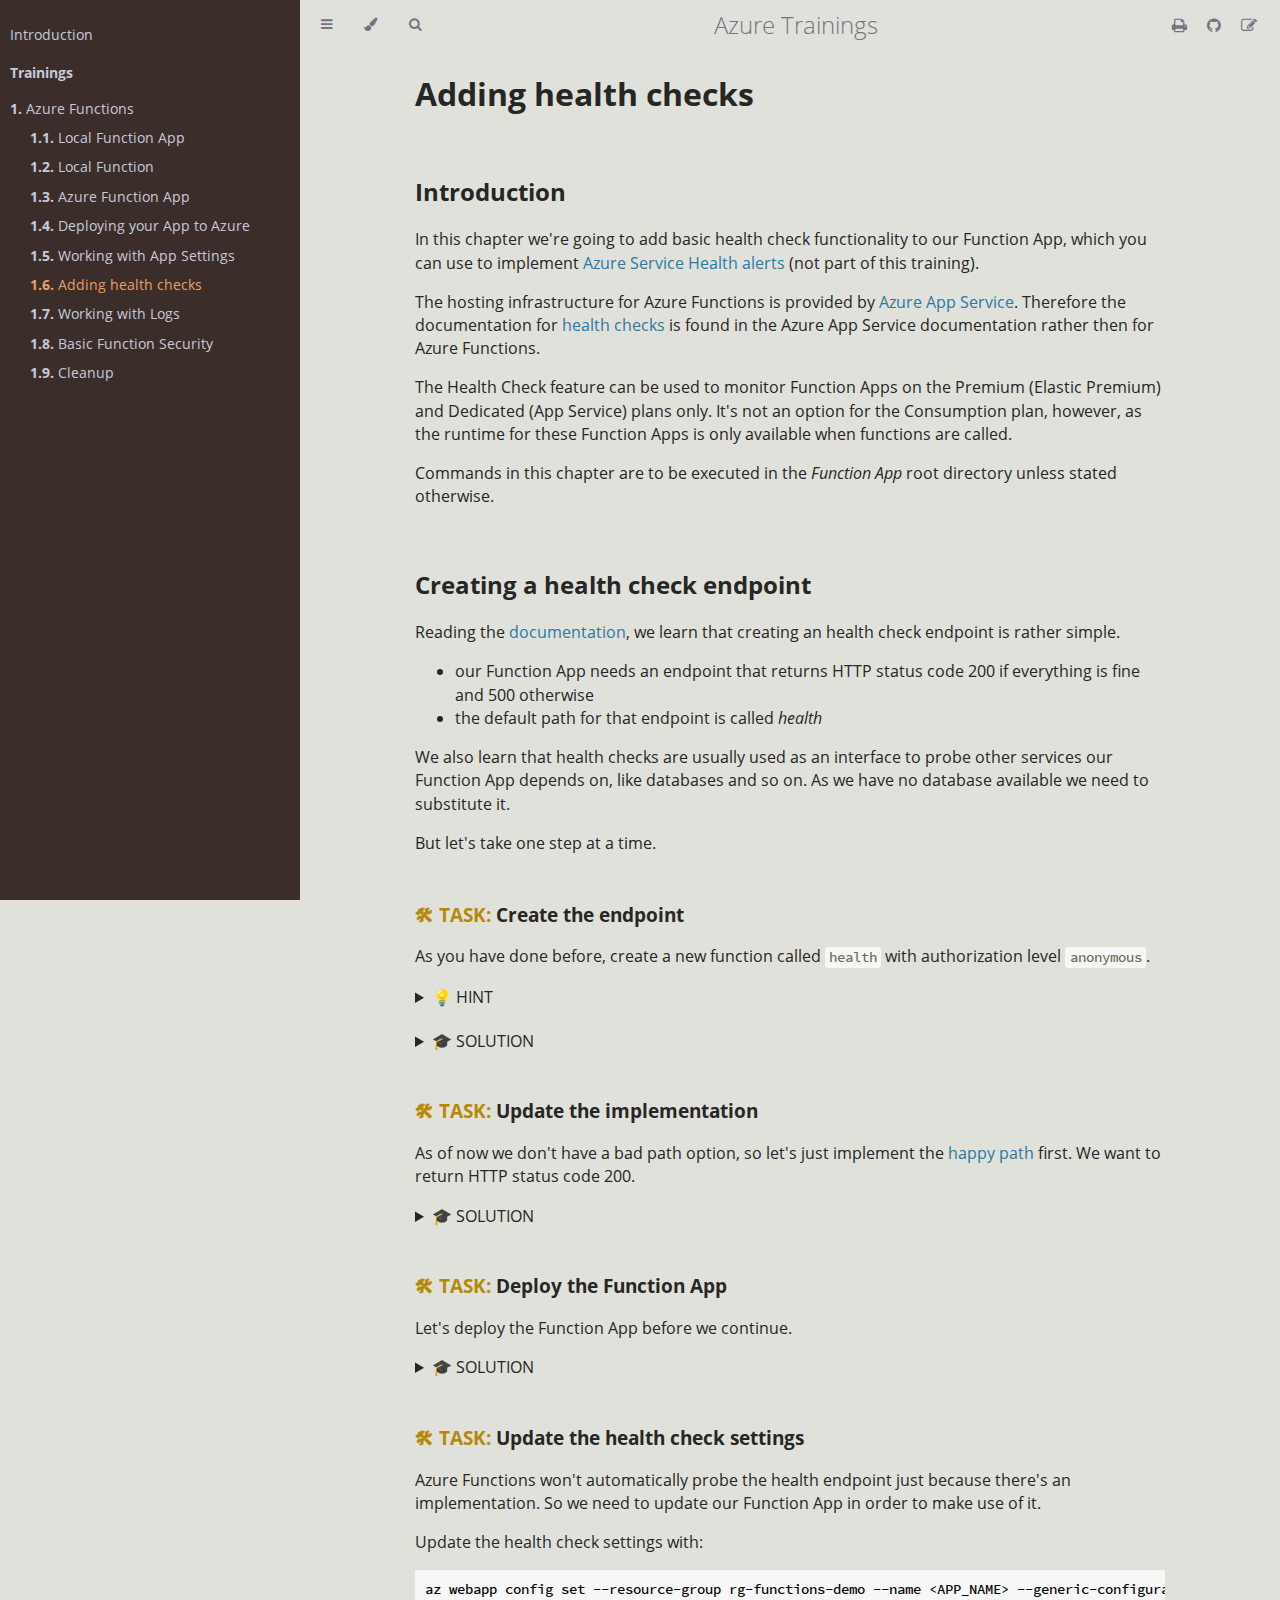
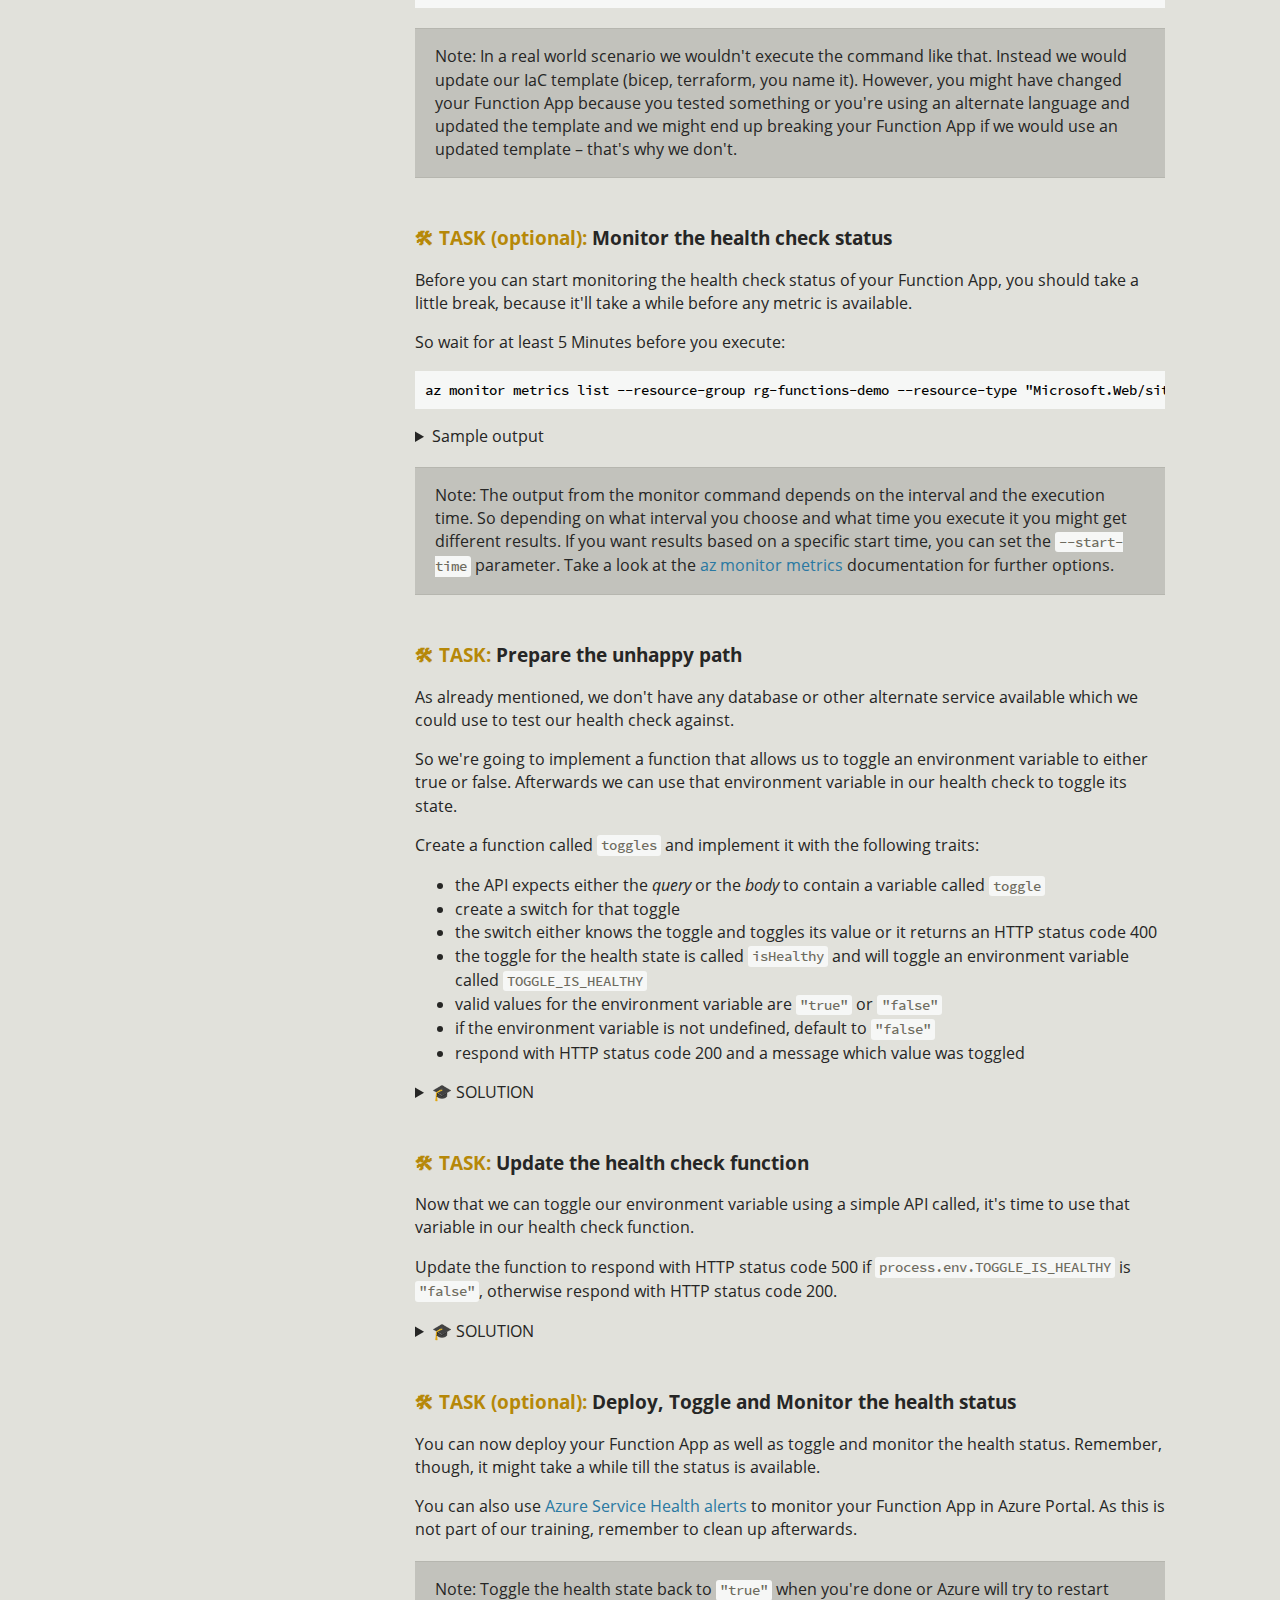
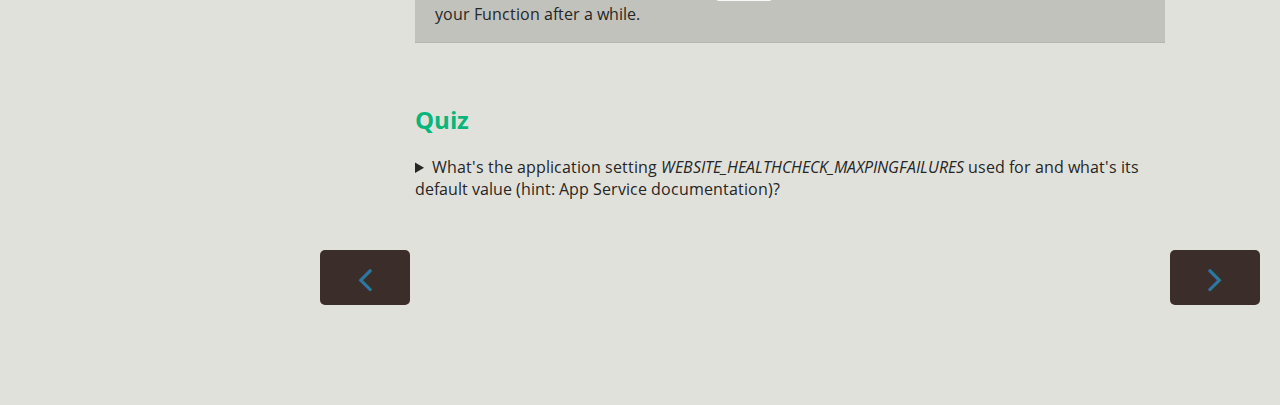
<file: azure-functions/1-6-adding-health-checks.html>
<!DOCTYPE HTML>
<html lang="en" class="sidebar-visible no-js rust">
    <head>
        <!-- Book generated using mdBook -->
        <meta charset="UTF-8">
        <title>Adding health checks - Azure Trainings</title>


        <!-- Custom HTML head -->
        
        <meta name="description" content="">
        <meta name="viewport" content="width=device-width, initial-scale=1">
        <meta name="theme-color" content="#ffffff" />

        <link rel="icon" href="../favicon.svg">
        <link rel="shortcut icon" href="../favicon.png">
        <link rel="stylesheet" href="../css/variables.css">
        <link rel="stylesheet" href="../css/general.css">
        <link rel="stylesheet" href="../css/chrome.css">
        <link rel="stylesheet" href="../css/print.css" media="print">

        <!-- Fonts -->
        <link rel="stylesheet" href="../FontAwesome/css/font-awesome.css">
        <link rel="stylesheet" href="../fonts/fonts.css">

        <!-- Highlight.js Stylesheets -->
        <link rel="stylesheet" href="../highlight.css">
        <link rel="stylesheet" href="../tomorrow-night.css">
        <link rel="stylesheet" href="../ayu-highlight.css">

        <!-- Custom theme stylesheets -->
        <link rel="stylesheet" href="../src/css/custom.css">

    </head>
    <body>
        <!-- Provide site root to javascript -->
        <script>
            var path_to_root = "../";
            var default_theme = window.matchMedia("(prefers-color-scheme: dark)").matches ? "navy" : "rust";
        </script>

        <!-- Work around some values being stored in localStorage wrapped in quotes -->
        <script>
            try {
                var theme = localStorage.getItem('mdbook-theme');
                var sidebar = localStorage.getItem('mdbook-sidebar');

                if (theme.startsWith('"') && theme.endsWith('"')) {
                    localStorage.setItem('mdbook-theme', theme.slice(1, theme.length - 1));
                }

                if (sidebar.startsWith('"') && sidebar.endsWith('"')) {
                    localStorage.setItem('mdbook-sidebar', sidebar.slice(1, sidebar.length - 1));
                }
            } catch (e) { }
        </script>

        <!-- Set the theme before any content is loaded, prevents flash -->
        <script>
            var theme;
            try { theme = localStorage.getItem('mdbook-theme'); } catch(e) { }
            if (theme === null || theme === undefined) { theme = default_theme; }
            var html = document.querySelector('html');
            html.classList.remove('no-js')
            html.classList.remove('rust')
            html.classList.add(theme);
            html.classList.add('js');
        </script>

        <!-- Hide / unhide sidebar before it is displayed -->
        <script>
            var html = document.querySelector('html');
            var sidebar = 'hidden';
            if (document.body.clientWidth >= 1080) {
                try { sidebar = localStorage.getItem('mdbook-sidebar'); } catch(e) { }
                sidebar = sidebar || 'visible';
            }
            html.classList.remove('sidebar-visible');
            html.classList.add("sidebar-" + sidebar);
        </script>

        <nav id="sidebar" class="sidebar" aria-label="Table of contents">
            <div class="sidebar-scrollbox">
                <ol class="chapter"><li class="chapter-item expanded affix "><a href="../index.html">Introduction</a></li><li class="chapter-item expanded affix "><li class="part-title">Trainings</li><li class="chapter-item expanded "><a href="../azure-functions/index.html"><strong aria-hidden="true">1.</strong> Azure Functions</a></li><li><ol class="section"><li class="chapter-item expanded "><a href="../azure-functions/1-1-local-function-app.html"><strong aria-hidden="true">1.1.</strong> Local Function App</a></li><li class="chapter-item expanded "><a href="../azure-functions/1-2-local-function.html"><strong aria-hidden="true">1.2.</strong> Local Function</a></li><li class="chapter-item expanded "><a href="../azure-functions/1-3-azure-function-app.html"><strong aria-hidden="true">1.3.</strong> Azure Function App</a></li><li class="chapter-item expanded "><a href="../azure-functions/1-4-deploying-local-to-azure.html"><strong aria-hidden="true">1.4.</strong> Deploying your App to Azure</a></li><li class="chapter-item expanded "><a href="../azure-functions/1-5-working-with-app-settings.html"><strong aria-hidden="true">1.5.</strong> Working with App Settings</a></li><li class="chapter-item expanded "><a href="../azure-functions/1-6-adding-health-checks.html" class="active"><strong aria-hidden="true">1.6.</strong> Adding health checks</a></li><li class="chapter-item expanded "><a href="../azure-functions/1-7-working-with-logs.html"><strong aria-hidden="true">1.7.</strong> Working with Logs</a></li><li class="chapter-item expanded "><a href="../azure-functions/1-8-basic-function-security.html"><strong aria-hidden="true">1.8.</strong> Basic Function Security</a></li><li class="chapter-item expanded "><a href="../azure-functions/1-9-cleanup.html"><strong aria-hidden="true">1.9.</strong> Cleanup</a></li></ol></li></ol>
            </div>
            <div id="sidebar-resize-handle" class="sidebar-resize-handle"></div>
        </nav>

        <div id="page-wrapper" class="page-wrapper">

            <div class="page">
                                <div id="menu-bar-hover-placeholder"></div>
                <div id="menu-bar" class="menu-bar sticky bordered">
                    <div class="left-buttons">
                        <button id="sidebar-toggle" class="icon-button" type="button" title="Toggle Table of Contents" aria-label="Toggle Table of Contents" aria-controls="sidebar">
                            <i class="fa fa-bars"></i>
                        </button>
                        <button id="theme-toggle" class="icon-button" type="button" title="Change theme" aria-label="Change theme" aria-haspopup="true" aria-expanded="false" aria-controls="theme-list">
                            <i class="fa fa-paint-brush"></i>
                        </button>
                        <ul id="theme-list" class="theme-popup" aria-label="Themes" role="menu">
                            <li role="none"><button role="menuitem" class="theme" id="light">Light</button></li>
                            <li role="none"><button role="menuitem" class="theme" id="rust">Rust</button></li>
                            <li role="none"><button role="menuitem" class="theme" id="coal">Coal</button></li>
                            <li role="none"><button role="menuitem" class="theme" id="navy">Navy</button></li>
                            <li role="none"><button role="menuitem" class="theme" id="ayu">Ayu</button></li>
                        </ul>
                        <button id="search-toggle" class="icon-button" type="button" title="Search. (Shortkey: s)" aria-label="Toggle Searchbar" aria-expanded="false" aria-keyshortcuts="S" aria-controls="searchbar">
                            <i class="fa fa-search"></i>
                        </button>
                    </div>

                    <h1 class="menu-title">Azure Trainings</h1>

                    <div class="right-buttons">
                        <a href="../print.html" title="Print this book" aria-label="Print this book">
                            <i id="print-button" class="fa fa-print"></i>
                        </a>
                        <a href="https://github.com/chdalski/azure-training/tree/main" title="Git repository" aria-label="Git repository">
                            <i id="git-repository-button" class="fa fa-github"></i>
                        </a>
                        <a href="https://github.com/chdalski/azure-training/edit/main/src/azure-functions/1-6-adding-health-checks.md" title="Suggest an edit" aria-label="Suggest an edit">
                            <i id="git-edit-button" class="fa fa-edit"></i>
                        </a>

                    </div>
                </div>

                <div id="search-wrapper" class="hidden">
                    <form id="searchbar-outer" class="searchbar-outer">
                        <input type="search" id="searchbar" name="searchbar" placeholder="Search this book ..." aria-controls="searchresults-outer" aria-describedby="searchresults-header">
                    </form>
                    <div id="searchresults-outer" class="searchresults-outer hidden">
                        <div id="searchresults-header" class="searchresults-header"></div>
                        <ul id="searchresults">
                        </ul>
                    </div>
                </div>

                <!-- Apply ARIA attributes after the sidebar and the sidebar toggle button are added to the DOM -->
                <script>
                    document.getElementById('sidebar-toggle').setAttribute('aria-expanded', sidebar === 'visible');
                    document.getElementById('sidebar').setAttribute('aria-hidden', sidebar !== 'visible');
                    Array.from(document.querySelectorAll('#sidebar a')).forEach(function(link) {
                        link.setAttribute('tabIndex', sidebar === 'visible' ? 0 : -1);
                    });
                </script>

                <div id="content" class="content">
                    <main>
                        <h1 id="adding-health-checks"><a class="header" href="#adding-health-checks">Adding health checks</a></h1>
<h2 id="introduction"><a class="header" href="#introduction">Introduction</a></h2>
<p>In this chapter we're going to add basic health check functionality to our Function App, which you can use to implement <a href="https://learn.microsoft.com/en-us/azure/service-health/resource-health-overview">Azure Service Health alerts</a> (not part of this training).</p>
<p>The hosting infrastructure for Azure Functions is provided by <a href="https://learn.microsoft.com/en-us/azure/app-service/overview">Azure App Service</a>.
Therefore the documentation for <a href="https://learn.microsoft.com/en-us/azure/app-service/monitor-instances-health-check">health checks</a> is found in the Azure App Service documentation rather then for Azure Functions.</p>
<p>The Health Check feature can be used to monitor Function Apps on the Premium (Elastic Premium) and Dedicated (App Service) plans only.
It's not an option for the Consumption plan, however, as the runtime for these Function Apps is only available when functions are called.</p>
<p>Commands in this chapter are to be executed in the <em>Function App</em> root directory unless stated otherwise.</p>
<h2 id="creating-a-health-check-endpoint"><a class="header" href="#creating-a-health-check-endpoint">Creating a health check endpoint</a></h2>
<p>Reading the <a href="https://learn.microsoft.com/en-us/azure/app-service/monitor-instances-health-check#what-app-service-does-with-health-checks">documentation</a>, we learn that creating an health check endpoint is rather simple.</p>
<ul>
<li>our Function App needs an endpoint that returns HTTP status code 200 if everything is fine and 500 otherwise</li>
<li>the default path for that endpoint is called <em>health</em></li>
</ul>
<p>We also learn that health checks are usually used as an interface to probe other services our Function App depends on, like databases and so on.
As we have no database available we need to substitute it.</p>
<p>But let's take one step at a time.</p>
<h3 id="-task-create-the-endpoint"><a class="header" href="#-task-create-the-endpoint"><span class="task">🛠 TASK:</span> Create the endpoint</a></h3>
<p>As you have done before, create a new function called <code>health</code> with authorization level <code>anonymous</code>.</p>
<details>
  <summary>💡 HINT</summary>
<p>We already create a function like that <a href="./1-2-local-function.html#add-a-function-to-our-function-app">before</a>.</p>
</details>
<br/>
<details>
  <summary>🎓 SOLUTION</summary>
<pre><code class="language-shell">func new --name health --authlevel anonymous --template &quot;HTTP Trigger&quot;
</code></pre>
</details>
<h3 id="-task-update-the-implementation"><a class="header" href="#-task-update-the-implementation"><span class="task">🛠 TASK:</span> Update the implementation</a></h3>
<p>As of now we don't have a bad path option, so let's just implement the <a href="https://en.wikipedia.org/wiki/Happy_path">happy path</a> first.
We want to return HTTP status code 200.</p>
<details>
  <summary>🎓 SOLUTION</summary>
<p>Update the code (snippet):</p>
<pre><code class="language-typescript">const httpTrigger: AzureFunction = async function (
  context: Context,
  req: HttpRequest
): Promise&lt;void&gt; {
  context.res = {
    status: 200,
  };
};
</code></pre>
</details>
<h3 id="-task-deploy-the-function-app"><a class="header" href="#-task-deploy-the-function-app"><span class="task">🛠 TASK:</span> Deploy the Function App</a></h3>
<p>Let's deploy the Function App before we continue.</p>
<details>
  <summary>🎓 SOLUTION</summary>
<p>Look up the name:</p>
<pre><code class="language-shell">az resource list --resource-group rg-functions-demo --query &quot;[?kind=='functionapp,linux'].name&quot;
</code></pre>
<p>Afterwards deploy your Function App with:</p>
<pre><code class="language-shell">func azure functionapp publish &lt;APP_NAME&gt;
</code></pre>
</details>
<h3 id="-task-update-the-health-check-settings"><a class="header" href="#-task-update-the-health-check-settings"><span class="task">🛠 TASK:</span> Update the health check settings</a></h3>
<p>Azure Functions won't automatically probe the health endpoint just because there's an implementation.
So we need to update our Function App in order to make use of it.</p>
<p>Update the health check settings with:</p>
<pre><code class="language-shell">az webapp config set --resource-group rg-functions-demo --name &lt;APP_NAME&gt; --generic-configurations '{&quot;healthCheckPath&quot;: &quot;/api/health/&quot;}'
</code></pre>
<blockquote>
<p>Note: In a real world scenario we wouldn't execute the command like that.
Instead we would update our IaC template (bicep, terraform, you name it).
However, you might have changed your Function App because you tested something or you're using an alternate language and updated the template and we might end up breaking your Function App if we would use an updated template – that's why we don't.</p>
</blockquote>
<h3 id="-task-optional-monitor-the-health-check-status"><a class="header" href="#-task-optional-monitor-the-health-check-status"><span class="task">🛠 TASK (optional):</span> Monitor the health check status</a></h3>
<p>Before you can start monitoring the health check status of your Function App, you should take a little break, because it'll take a while before any metric is available.</p>
<p>So wait for at least 5 Minutes before you execute:</p>
<pre><code class="language-shell">az monitor metrics list --resource-group rg-functions-demo --resource-type &quot;Microsoft.Web/sites&quot; --metric &quot;HealthCheckStatus&quot; --interval 5m --output table --resource &lt;APP_NAME&gt;
</code></pre>
<details>
  <summary>Sample output</summary>
<p>The Average column might be empty if no metric was recorded before.</p>
<pre><code class="language-text">Timestamp            Name                 Average
-------------------  -------------------  ---------
2023-01-31 11:17:00  Health check status
2023-01-31 11:22:00  Health check status
2023-01-31 11:27:00  Health check status
2023-01-31 11:32:00  Health check status
2023-01-31 11:37:00  Health check status
2023-01-31 11:42:00  Health check status
2023-01-31 11:47:00  Health check status
2023-01-31 11:52:00  Health check status
2023-01-31 11:57:00  Health check status
2023-01-31 12:02:00  Health check status  33.333333333333336
2023-01-31 12:07:00  Health check status  100.0
2023-01-31 12:12:00  Health check status  100.0
</code></pre>
</details>
<blockquote>
<p>Note: The output from the monitor command depends on the interval and the execution time.
So depending on what interval you choose and what time you execute it you might get different results.
If you want results based on a specific start time, you can set the <code>--start-time</code> parameter.
Take a look at the <a href="https://learn.microsoft.com/en-us/cli/azure/monitor/metrics?view=azure-cli-latest#az-monitor-metrics-list">az monitor metrics</a> documentation for further options.</p>
</blockquote>
<h3 id="-task-prepare-the-unhappy-path"><a class="header" href="#-task-prepare-the-unhappy-path"><span class="task">🛠 TASK:</span> Prepare the unhappy path</a></h3>
<p>As already mentioned, we don't have any database or other alternate service available which we could use to test our health check against.</p>
<p>So we're going to implement a function that allows us to toggle an environment variable to either true or false.
Afterwards we can use that environment variable in our health check to toggle its state.</p>
<p>Create a function called <code>toggles</code> and implement it with the following traits:</p>
<ul>
<li>the API expects either the <em>query</em> or the <em>body</em> to contain a variable called <code>toggle</code></li>
<li>create a switch for that toggle</li>
<li>the switch either knows the toggle and toggles its value or it returns an HTTP status code 400</li>
<li>the toggle for the health state is called <code>isHealthy</code> and will toggle an environment variable called <code>TOGGLE_IS_HEALTHY</code></li>
<li>valid values for the environment variable are <code>&quot;true&quot;</code> or <code>&quot;false&quot;</code></li>
<li>if the environment variable is not undefined, default to <code>&quot;false&quot;</code></li>
<li>respond with HTTP status code 200 and a message which value was toggled</li>
</ul>
<details>
  <summary>🎓 SOLUTION</summary>
<p>Create the function with:</p>
<pre><code class="language-shell">func new --name toggles --authlevel anonymous --template &quot;HTTP Trigger&quot;
</code></pre>
<p>Update the code (snippet):</p>
<pre><code class="language-typescript">const httpTrigger: AzureFunction = async function (
  context: Context,
  req: HttpRequest
): Promise&lt;void&gt; {
  const toggle = req.query.toggle || (req.body &amp;&amp; req.body.toggle);
  var responseStatus = 200;
  var responseMessage = &quot;&quot;;

  context.log(`Toggling: ${toggle}`);

  switch (toggle) {
    case &quot;isHealthy&quot;:
      if (process.env.TOGGLE_IS_HEALTHY == &quot;false&quot;) {
        process.env.TOGGLE_IS_HEALTHY = &quot;true&quot;;
      } else {
        process.env.TOGGLE_IS_HEALTHY = &quot;false&quot;;
      }
      responseMessage = `Toggled ${toggle} to ${process.env.TOGGLE_IS_HEALTHY}`;
      break;
    default:
      context.log.error(`Unknown toggle: ${toggle}`);
      responseStatus = 400;
      break;
  }

  context.res = {
    status: responseStatus,
    body: responseMessage,
  };
};
</code></pre>
</details>
<h3 id="-task-update-the-health-check-function"><a class="header" href="#-task-update-the-health-check-function"><span class="task">🛠 TASK:</span> Update the health check function</a></h3>
<p>Now that we can toggle our environment variable using a simple API called, it's time to use that variable in our health check function.</p>
<p>Update the function to respond with HTTP status code 500 if <code>process.env.TOGGLE_IS_HEALTHY</code> is <code>&quot;false&quot;</code>, otherwise respond with HTTP status code 200.</p>
<details>
  <summary>🎓 SOLUTION</summary>
<p>Update the code (snippet):</p>
<pre><code class="language-typescript">const httpTrigger: AzureFunction = async function (
  context: Context,
  req: HttpRequest
): Promise&lt;void&gt; {
  const responseStatus = process.env.TOGGLE_IS_HEALTHY == &quot;false&quot; ? 500 : 200;
  context.res = {
    status: responseStatus,
  };
};
</code></pre>
</details>
<h3 id="-task-optional-deploy-toggle-and-monitor-the-health-status"><a class="header" href="#-task-optional-deploy-toggle-and-monitor-the-health-status"><span class="task">🛠 TASK (optional):</span> Deploy, Toggle and Monitor the health status</a></h3>
<p>You can now deploy your Function App as well as toggle and monitor the health status.
Remember, though, it might take a while till the status is available.</p>
<p>You can also use <a href="https://learn.microsoft.com/en-us/azure/service-health/resource-health-overview">Azure Service Health alerts</a> to monitor your Function App in Azure Portal.
As this is not part of our training, remember to clean up afterwards.</p>
<blockquote>
<p>Note: Toggle the health state back to <code>&quot;true&quot;</code> when you're done or Azure will try to restart your Function after a while.</p>
</blockquote>
<h2 id="quiz"><a class="header" href="#quiz"><span class="quiz">Quiz</span></a></h2>
<details>
  <summary>What's the application setting <span class="italic">WEBSITE_HEALTHCHECK_MAXPINGFAILURES</span> used for and what's its default value (hint: App Service documentation)?</summary>
<p>The default value is <strong>10</strong> and it's used to determine how many failed requests to the health check endpoint are valid, before the service is deemed unhealthy.</p>
</details>

                    </main>

                    <nav class="nav-wrapper" aria-label="Page navigation">
                        <!-- Mobile navigation buttons -->
                            <a rel="prev" href="../azure-functions/1-5-working-with-app-settings.html" class="mobile-nav-chapters previous" title="Previous chapter" aria-label="Previous chapter" aria-keyshortcuts="Left">
                                <i class="fa fa-angle-left"></i>
                            </a>

                            <a rel="next" href="../azure-functions/1-7-working-with-logs.html" class="mobile-nav-chapters next" title="Next chapter" aria-label="Next chapter" aria-keyshortcuts="Right">
                                <i class="fa fa-angle-right"></i>
                            </a>

                        <div style="clear: both"></div>
                    </nav>
                </div>
            </div>

            <nav class="nav-wide-wrapper" aria-label="Page navigation">
                    <a rel="prev" href="../azure-functions/1-5-working-with-app-settings.html" class="nav-chapters previous" title="Previous chapter" aria-label="Previous chapter" aria-keyshortcuts="Left">
                        <i class="fa fa-angle-left"></i>
                    </a>

                    <a rel="next" href="../azure-functions/1-7-working-with-logs.html" class="nav-chapters next" title="Next chapter" aria-label="Next chapter" aria-keyshortcuts="Right">
                        <i class="fa fa-angle-right"></i>
                    </a>
            </nav>

        </div>




        <script>
            window.playground_copyable = true;
        </script>


        <script src="../elasticlunr.min.js"></script>
        <script src="../mark.min.js"></script>
        <script src="../searcher.js"></script>

        <script src="../clipboard.min.js"></script>
        <script src="../highlight.js"></script>
        <script src="../book.js"></script>

        <!-- Custom JS scripts -->


    </body>
</html>
</file>
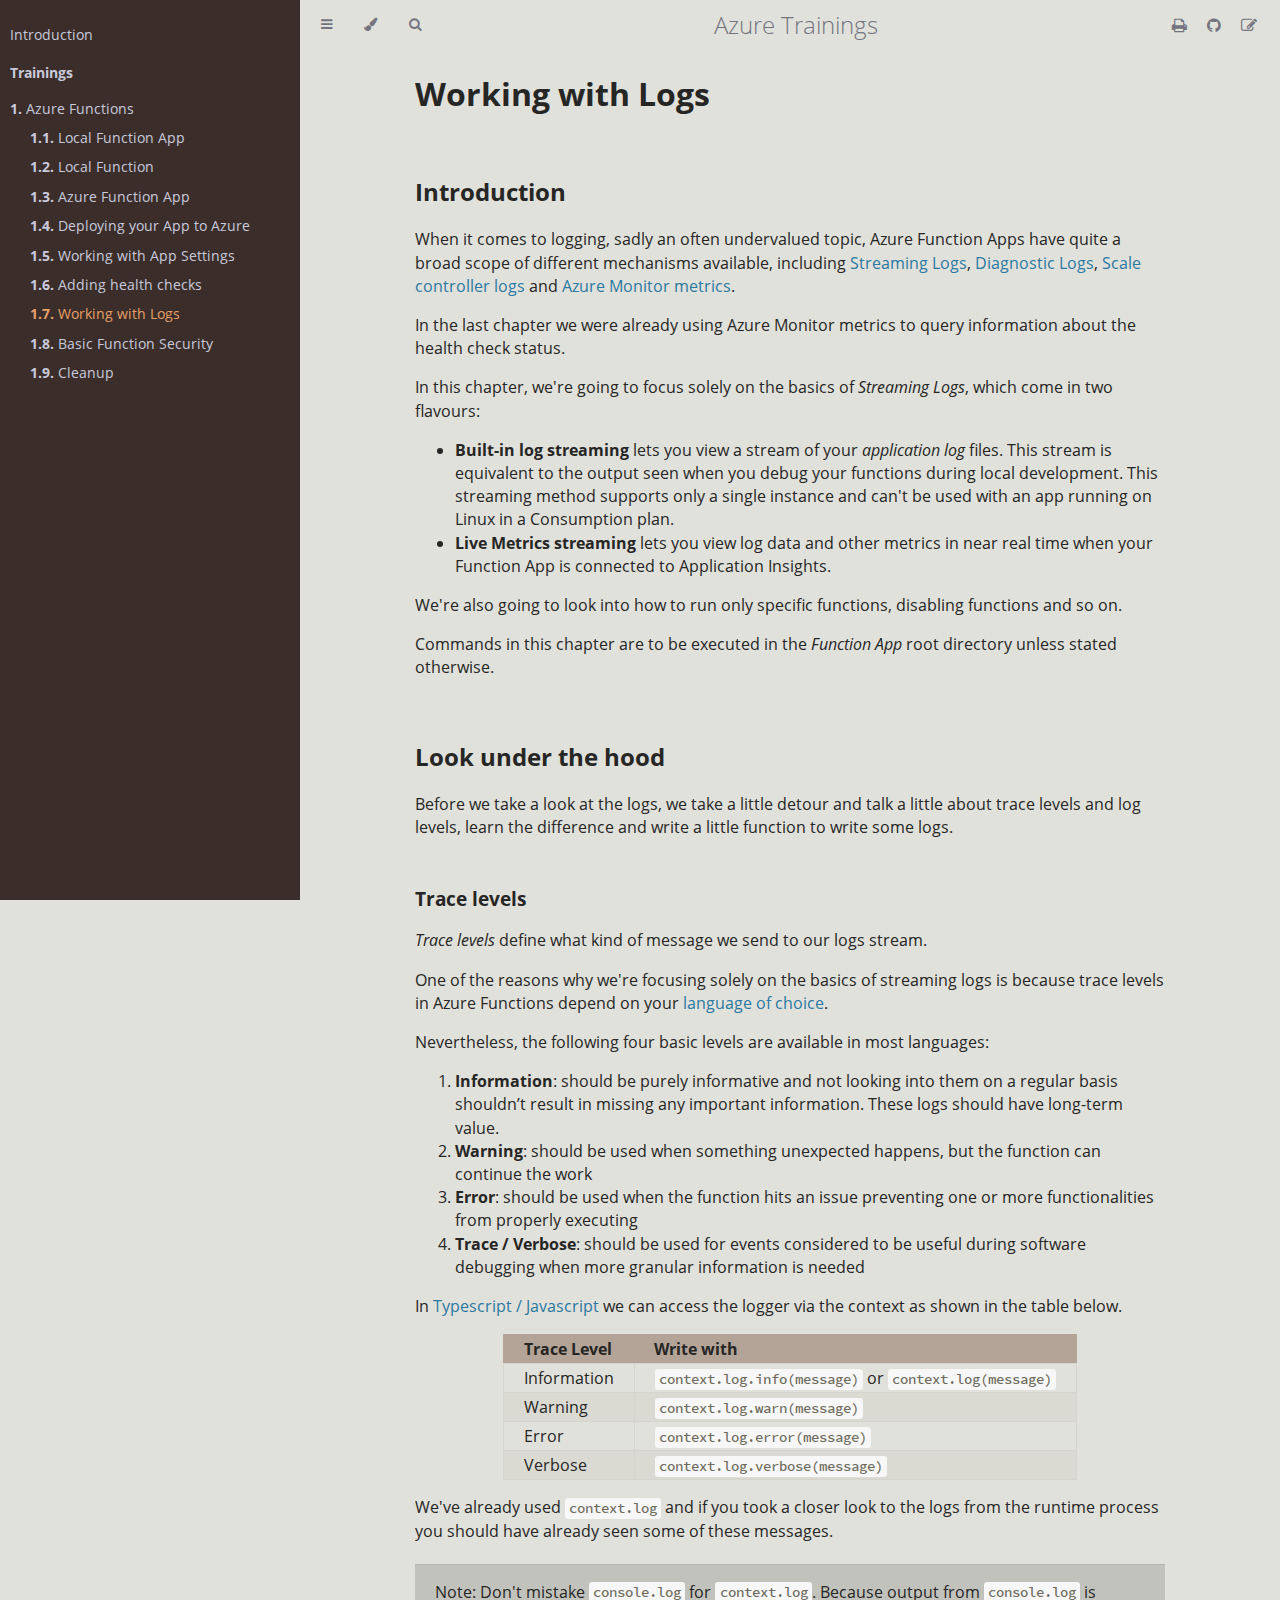
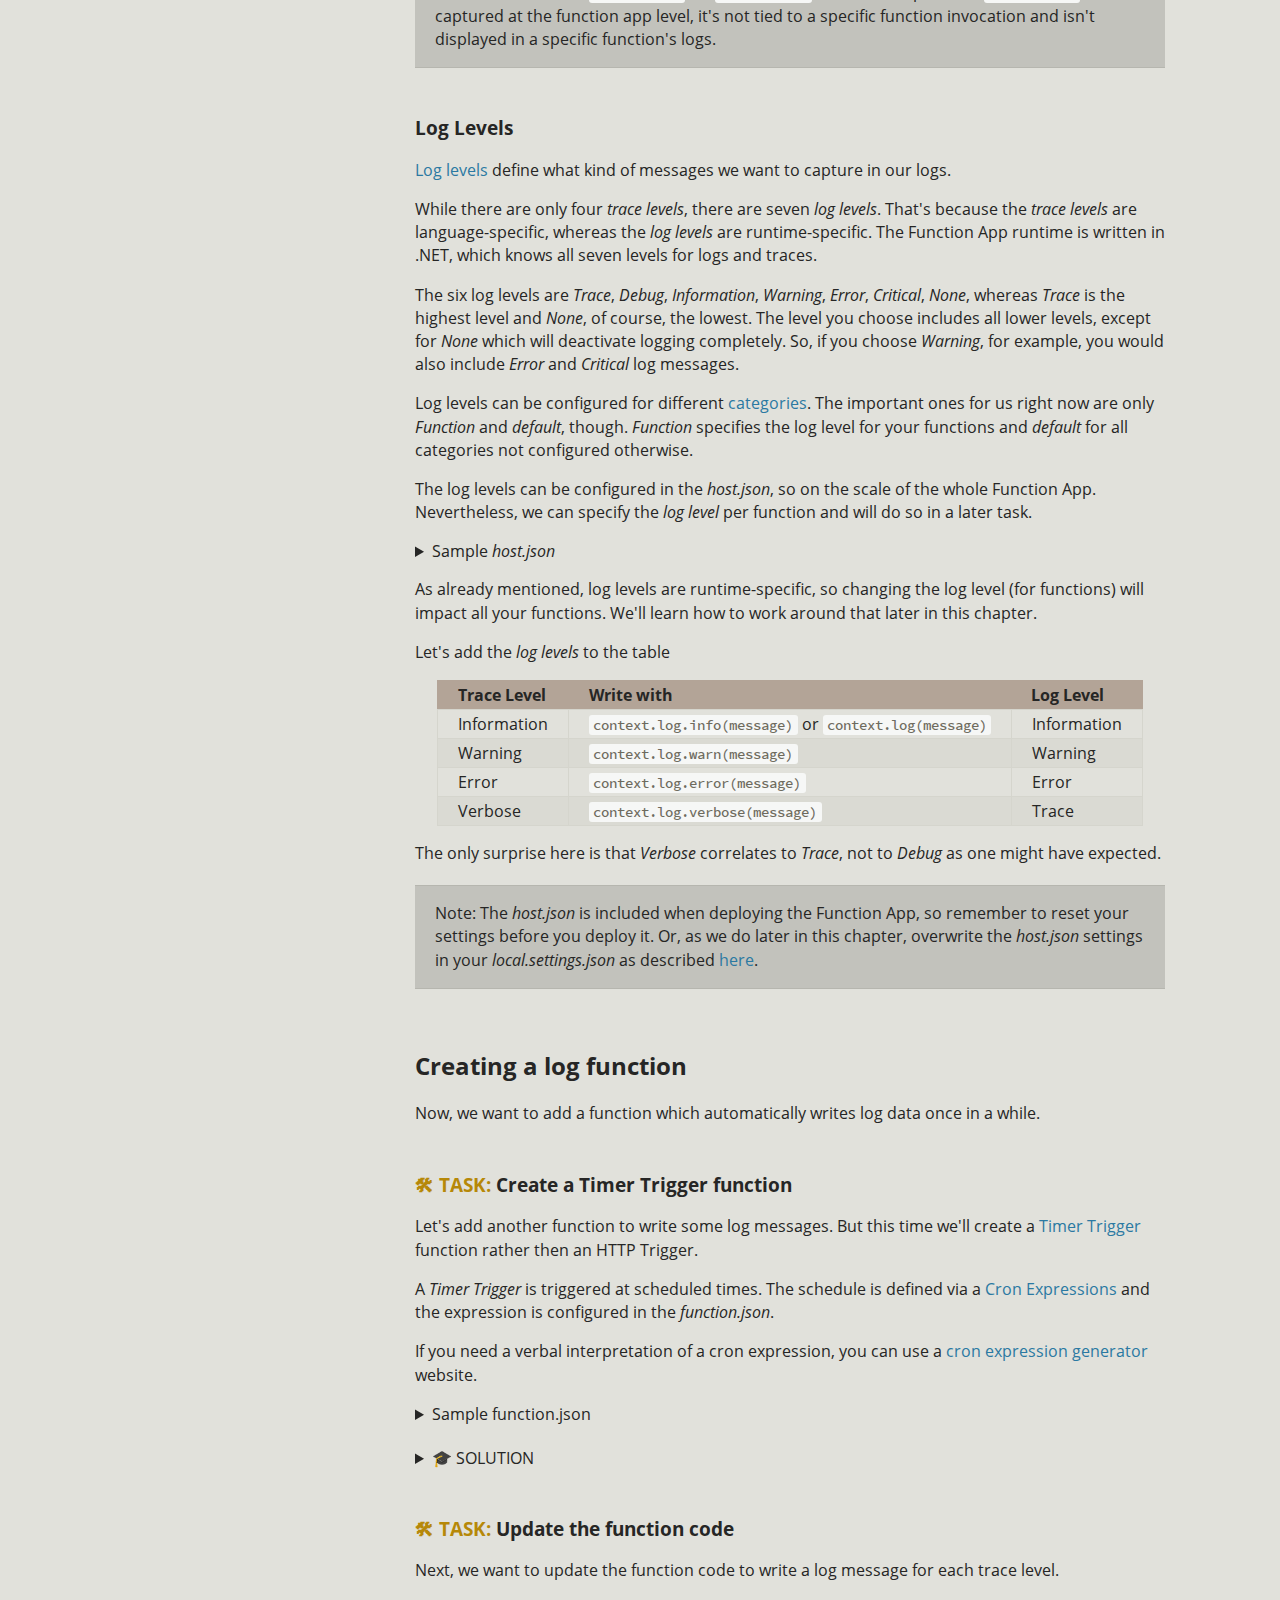
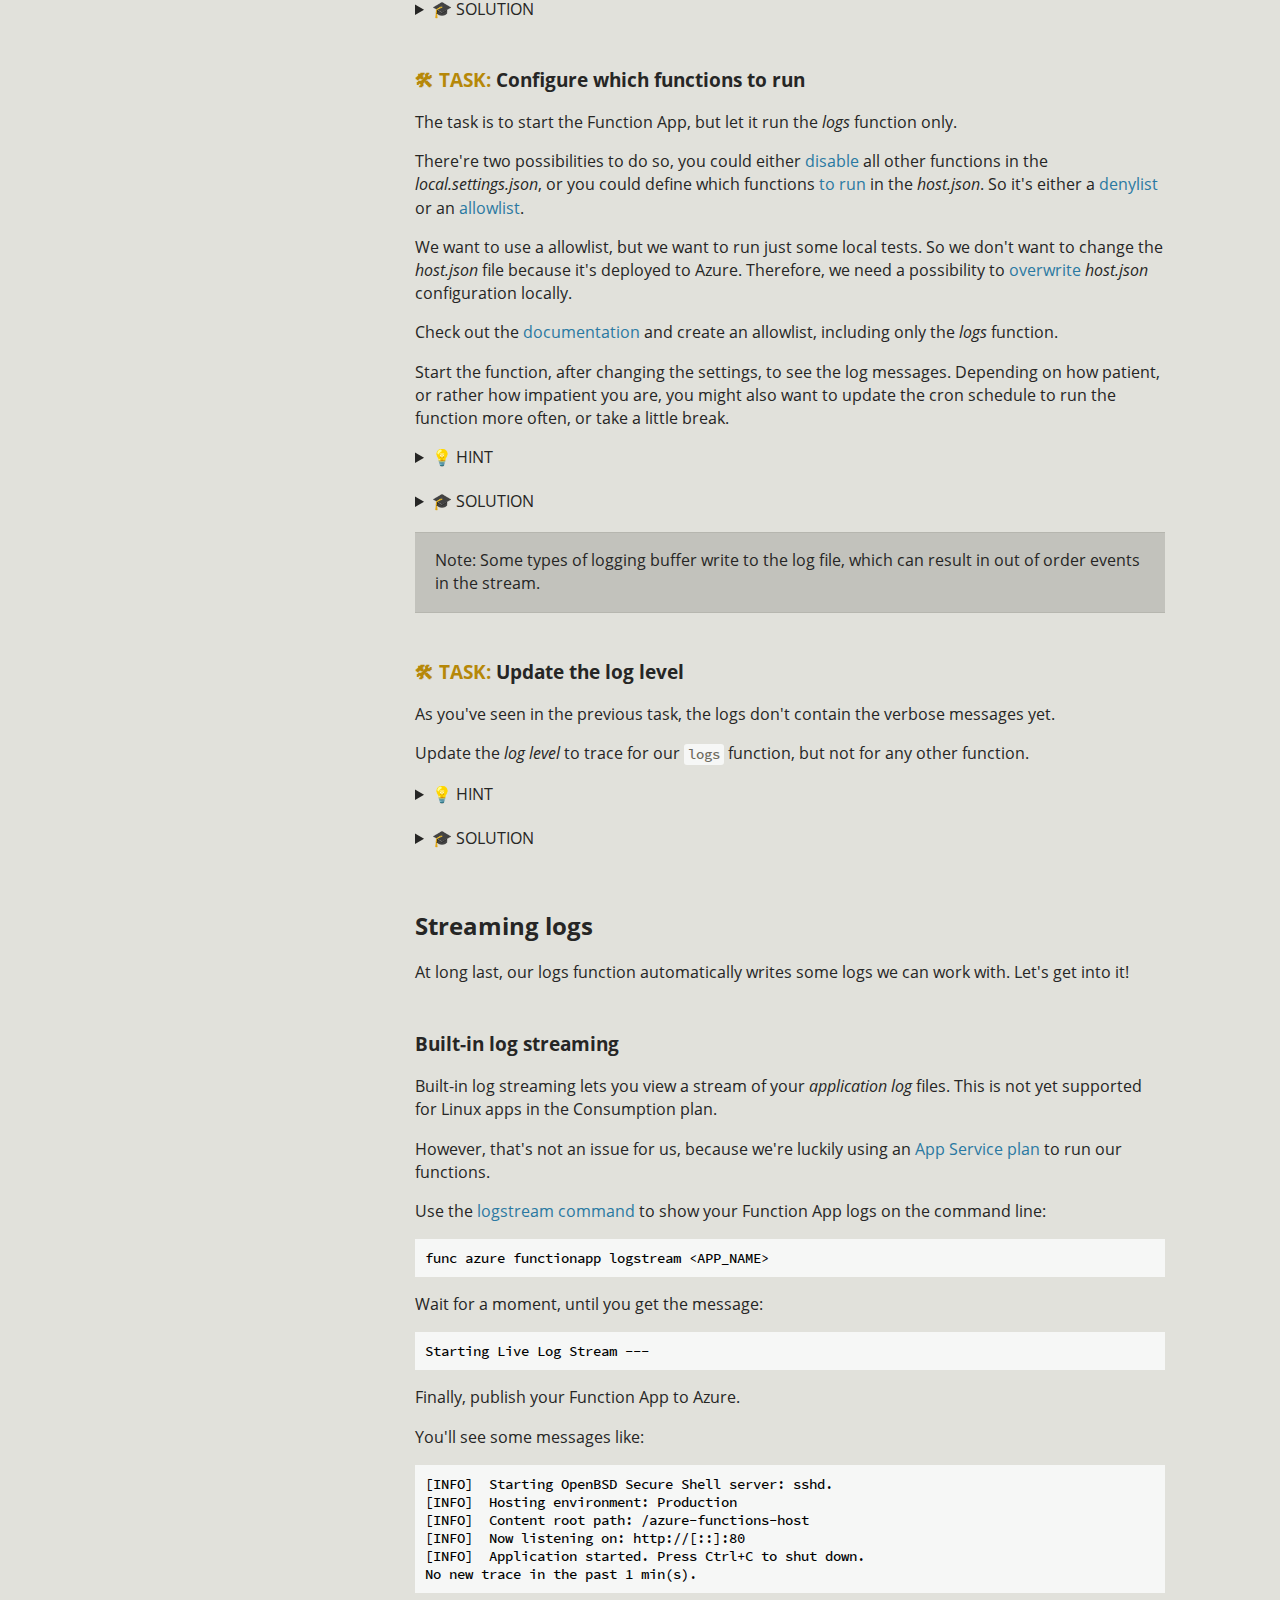
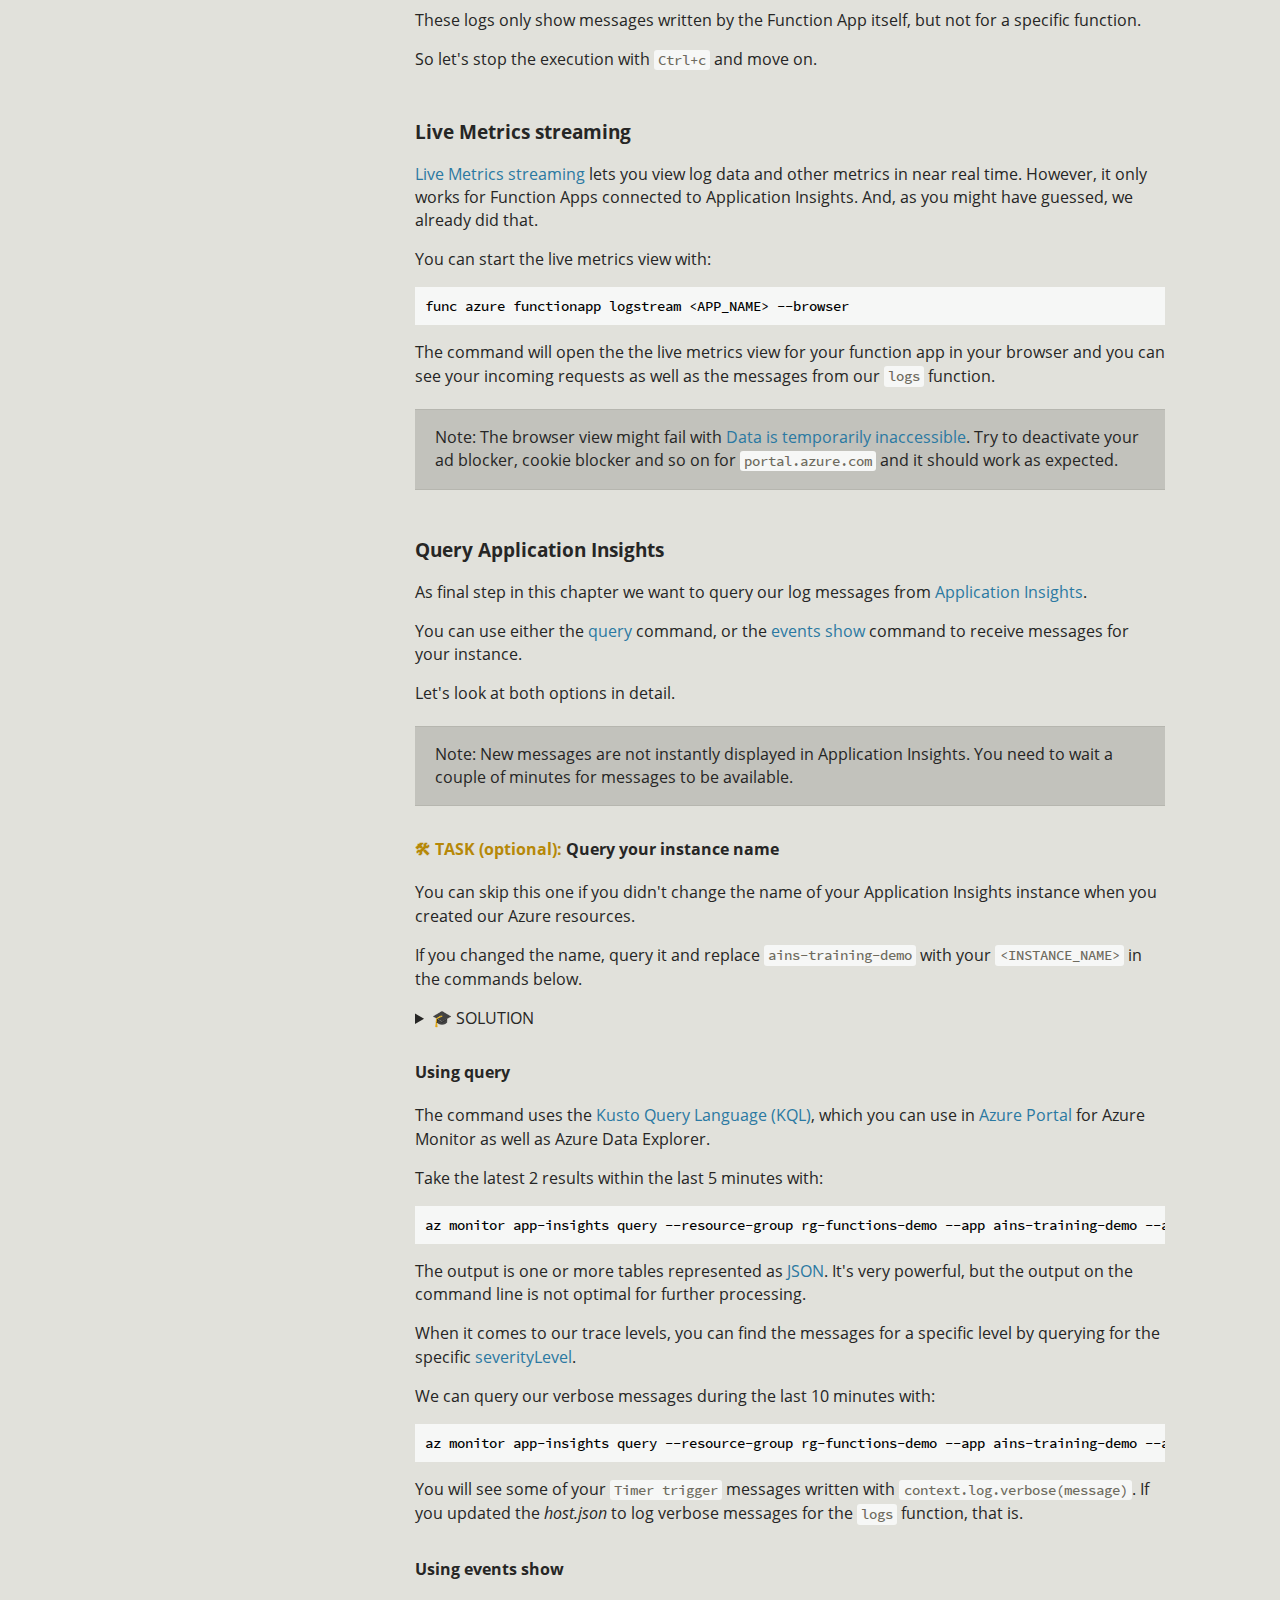
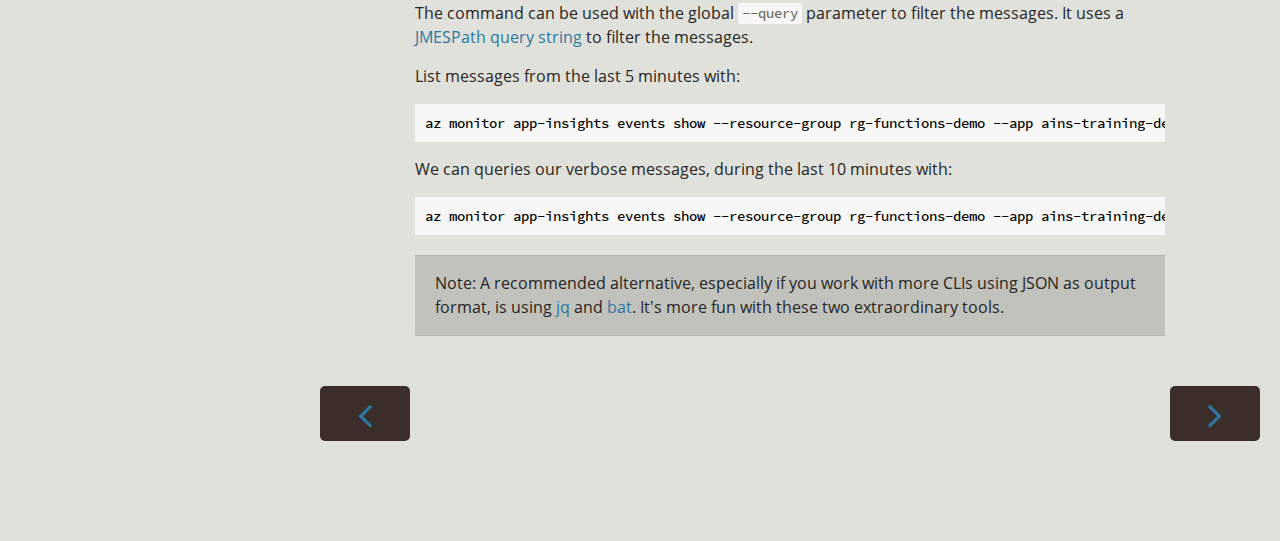
<file: azure-functions/1-7-working-with-logs.html>
<!DOCTYPE HTML>
<html lang="en" class="sidebar-visible no-js rust">
    <head>
        <!-- Book generated using mdBook -->
        <meta charset="UTF-8">
        <title>Working with Logs - Azure Trainings</title>


        <!-- Custom HTML head -->
        
        <meta name="description" content="">
        <meta name="viewport" content="width=device-width, initial-scale=1">
        <meta name="theme-color" content="#ffffff" />

        <link rel="icon" href="../favicon.svg">
        <link rel="shortcut icon" href="../favicon.png">
        <link rel="stylesheet" href="../css/variables.css">
        <link rel="stylesheet" href="../css/general.css">
        <link rel="stylesheet" href="../css/chrome.css">
        <link rel="stylesheet" href="../css/print.css" media="print">

        <!-- Fonts -->
        <link rel="stylesheet" href="../FontAwesome/css/font-awesome.css">
        <link rel="stylesheet" href="../fonts/fonts.css">

        <!-- Highlight.js Stylesheets -->
        <link rel="stylesheet" href="../highlight.css">
        <link rel="stylesheet" href="../tomorrow-night.css">
        <link rel="stylesheet" href="../ayu-highlight.css">

        <!-- Custom theme stylesheets -->
        <link rel="stylesheet" href="../src/css/custom.css">

    </head>
    <body>
        <!-- Provide site root to javascript -->
        <script>
            var path_to_root = "../";
            var default_theme = window.matchMedia("(prefers-color-scheme: dark)").matches ? "navy" : "rust";
        </script>

        <!-- Work around some values being stored in localStorage wrapped in quotes -->
        <script>
            try {
                var theme = localStorage.getItem('mdbook-theme');
                var sidebar = localStorage.getItem('mdbook-sidebar');

                if (theme.startsWith('"') && theme.endsWith('"')) {
                    localStorage.setItem('mdbook-theme', theme.slice(1, theme.length - 1));
                }

                if (sidebar.startsWith('"') && sidebar.endsWith('"')) {
                    localStorage.setItem('mdbook-sidebar', sidebar.slice(1, sidebar.length - 1));
                }
            } catch (e) { }
        </script>

        <!-- Set the theme before any content is loaded, prevents flash -->
        <script>
            var theme;
            try { theme = localStorage.getItem('mdbook-theme'); } catch(e) { }
            if (theme === null || theme === undefined) { theme = default_theme; }
            var html = document.querySelector('html');
            html.classList.remove('no-js')
            html.classList.remove('rust')
            html.classList.add(theme);
            html.classList.add('js');
        </script>

        <!-- Hide / unhide sidebar before it is displayed -->
        <script>
            var html = document.querySelector('html');
            var sidebar = 'hidden';
            if (document.body.clientWidth >= 1080) {
                try { sidebar = localStorage.getItem('mdbook-sidebar'); } catch(e) { }
                sidebar = sidebar || 'visible';
            }
            html.classList.remove('sidebar-visible');
            html.classList.add("sidebar-" + sidebar);
        </script>

        <nav id="sidebar" class="sidebar" aria-label="Table of contents">
            <div class="sidebar-scrollbox">
                <ol class="chapter"><li class="chapter-item expanded affix "><a href="../index.html">Introduction</a></li><li class="chapter-item expanded affix "><li class="part-title">Trainings</li><li class="chapter-item expanded "><a href="../azure-functions/index.html"><strong aria-hidden="true">1.</strong> Azure Functions</a></li><li><ol class="section"><li class="chapter-item expanded "><a href="../azure-functions/1-1-local-function-app.html"><strong aria-hidden="true">1.1.</strong> Local Function App</a></li><li class="chapter-item expanded "><a href="../azure-functions/1-2-local-function.html"><strong aria-hidden="true">1.2.</strong> Local Function</a></li><li class="chapter-item expanded "><a href="../azure-functions/1-3-azure-function-app.html"><strong aria-hidden="true">1.3.</strong> Azure Function App</a></li><li class="chapter-item expanded "><a href="../azure-functions/1-4-deploying-local-to-azure.html"><strong aria-hidden="true">1.4.</strong> Deploying your App to Azure</a></li><li class="chapter-item expanded "><a href="../azure-functions/1-5-working-with-app-settings.html"><strong aria-hidden="true">1.5.</strong> Working with App Settings</a></li><li class="chapter-item expanded "><a href="../azure-functions/1-6-adding-health-checks.html"><strong aria-hidden="true">1.6.</strong> Adding health checks</a></li><li class="chapter-item expanded "><a href="../azure-functions/1-7-working-with-logs.html" class="active"><strong aria-hidden="true">1.7.</strong> Working with Logs</a></li><li class="chapter-item expanded "><a href="../azure-functions/1-8-basic-function-security.html"><strong aria-hidden="true">1.8.</strong> Basic Function Security</a></li><li class="chapter-item expanded "><a href="../azure-functions/1-9-cleanup.html"><strong aria-hidden="true">1.9.</strong> Cleanup</a></li></ol></li></ol>
            </div>
            <div id="sidebar-resize-handle" class="sidebar-resize-handle"></div>
        </nav>

        <div id="page-wrapper" class="page-wrapper">

            <div class="page">
                                <div id="menu-bar-hover-placeholder"></div>
                <div id="menu-bar" class="menu-bar sticky bordered">
                    <div class="left-buttons">
                        <button id="sidebar-toggle" class="icon-button" type="button" title="Toggle Table of Contents" aria-label="Toggle Table of Contents" aria-controls="sidebar">
                            <i class="fa fa-bars"></i>
                        </button>
                        <button id="theme-toggle" class="icon-button" type="button" title="Change theme" aria-label="Change theme" aria-haspopup="true" aria-expanded="false" aria-controls="theme-list">
                            <i class="fa fa-paint-brush"></i>
                        </button>
                        <ul id="theme-list" class="theme-popup" aria-label="Themes" role="menu">
                            <li role="none"><button role="menuitem" class="theme" id="light">Light</button></li>
                            <li role="none"><button role="menuitem" class="theme" id="rust">Rust</button></li>
                            <li role="none"><button role="menuitem" class="theme" id="coal">Coal</button></li>
                            <li role="none"><button role="menuitem" class="theme" id="navy">Navy</button></li>
                            <li role="none"><button role="menuitem" class="theme" id="ayu">Ayu</button></li>
                        </ul>
                        <button id="search-toggle" class="icon-button" type="button" title="Search. (Shortkey: s)" aria-label="Toggle Searchbar" aria-expanded="false" aria-keyshortcuts="S" aria-controls="searchbar">
                            <i class="fa fa-search"></i>
                        </button>
                    </div>

                    <h1 class="menu-title">Azure Trainings</h1>

                    <div class="right-buttons">
                        <a href="../print.html" title="Print this book" aria-label="Print this book">
                            <i id="print-button" class="fa fa-print"></i>
                        </a>
                        <a href="https://github.com/chdalski/azure-training/tree/main" title="Git repository" aria-label="Git repository">
                            <i id="git-repository-button" class="fa fa-github"></i>
                        </a>
                        <a href="https://github.com/chdalski/azure-training/edit/main/src/azure-functions/1-7-working-with-logs.md" title="Suggest an edit" aria-label="Suggest an edit">
                            <i id="git-edit-button" class="fa fa-edit"></i>
                        </a>

                    </div>
                </div>

                <div id="search-wrapper" class="hidden">
                    <form id="searchbar-outer" class="searchbar-outer">
                        <input type="search" id="searchbar" name="searchbar" placeholder="Search this book ..." aria-controls="searchresults-outer" aria-describedby="searchresults-header">
                    </form>
                    <div id="searchresults-outer" class="searchresults-outer hidden">
                        <div id="searchresults-header" class="searchresults-header"></div>
                        <ul id="searchresults">
                        </ul>
                    </div>
                </div>

                <!-- Apply ARIA attributes after the sidebar and the sidebar toggle button are added to the DOM -->
                <script>
                    document.getElementById('sidebar-toggle').setAttribute('aria-expanded', sidebar === 'visible');
                    document.getElementById('sidebar').setAttribute('aria-hidden', sidebar !== 'visible');
                    Array.from(document.querySelectorAll('#sidebar a')).forEach(function(link) {
                        link.setAttribute('tabIndex', sidebar === 'visible' ? 0 : -1);
                    });
                </script>

                <div id="content" class="content">
                    <main>
                        <h1 id="working-with-logs"><a class="header" href="#working-with-logs">Working with Logs</a></h1>
<h2 id="introduction"><a class="header" href="#introduction">Introduction</a></h2>
<p>When it comes to logging, sadly an often undervalued topic, Azure Function Apps have quite a broad scope of different mechanisms available, including <a href="https://learn.microsoft.com/en-us/azure/azure-functions/functions-monitoring#streaming-logs">Streaming Logs</a>, <a href="https://learn.microsoft.com/en-us/azure/azure-functions/functions-monitoring#diagnostic-logs">Diagnostic Logs</a>, <a href="https://learn.microsoft.com/en-us/azure/azure-functions/functions-monitoring#scale-controller-logs">Scale controller logs</a> and <a href="https://learn.microsoft.com/en-us/azure/azure-functions/functions-monitoring#azure-monitor-metrics">Azure Monitor metrics</a>.</p>
<p>In the last chapter we were already using Azure Monitor metrics to query information about the health check status.</p>
<p>In this chapter, we're going to focus solely on the basics of <em>Streaming Logs</em>, which come in two flavours:</p>
<ul>
<li><strong>Built-in log streaming</strong> lets you view a stream of your <em>application log</em> files. This stream is equivalent to the output seen when you debug your functions during local development. This streaming method supports only a single instance and can't be used with an app running on Linux in a Consumption plan.</li>
<li><strong>Live Metrics streaming</strong> lets you view log data and other metrics in near real time when your Function App is connected to Application Insights.</li>
</ul>
<p>We're also going to look into how to run only specific functions, disabling functions and so on.</p>
<p>Commands in this chapter are to be executed in the <em>Function App</em> root directory unless stated otherwise.</p>
<h2 id="look-under-the-hood"><a class="header" href="#look-under-the-hood">Look under the hood</a></h2>
<p>Before we take a look at the logs, we take a little detour and talk a little about trace levels and log levels, learn the difference and write a little function to write some logs.</p>
<h3 id="trace-levels"><a class="header" href="#trace-levels">Trace levels</a></h3>
<p><em>Trace levels</em> define what kind of message we send to our logs stream.</p>
<p>One of the reasons why we're focusing solely on the basics of streaming logs is because trace levels in Azure Functions depend on your <a href="https://learn.microsoft.com/en-us/azure/azure-functions/functions-monitoring#writing-to-logs">language of choice</a>.</p>
<p>Nevertheless, the following four basic levels are available in most languages:</p>
<ol>
<li><strong>Information</strong>: should be purely informative and not looking into them on a regular basis shouldn’t result in missing any important information. These logs should have long-term value.</li>
<li><strong>Warning</strong>: should be used when something unexpected happens, but the function can continue the work</li>
<li><strong>Error</strong>: should be used when the function hits an issue preventing one or more functionalities from properly executing</li>
<li><strong>Trace / Verbose</strong>: should be used for events considered to be useful during software debugging when more granular information is needed</li>
</ol>
<p>In <a href="https://learn.microsoft.com/en-us/azure/azure-functions/functions-reference-node#trace-levels">Typescript / Javascript</a> we can access the logger via the context as shown in the table below.</p>
<div class="table-wrapper"><table><thead><tr><th style="text-align: left">Trace Level</th><th style="text-align: left">Write with</th></tr></thead><tbody>
<tr><td style="text-align: left">Information</td><td style="text-align: left"><code>context.log.info(message)</code> or <code>context.log(message)</code></td></tr>
<tr><td style="text-align: left">Warning</td><td style="text-align: left"><code>context.log.warn(message)</code></td></tr>
<tr><td style="text-align: left">Error</td><td style="text-align: left"><code>context.log.error(message)</code></td></tr>
<tr><td style="text-align: left">Verbose</td><td style="text-align: left"><code>context.log.verbose(message)</code></td></tr>
</tbody></table>
</div>
<p>We've already used <code>context.log</code> and if you took a closer look to the logs from the runtime process you should have already seen some of these messages.</p>
<blockquote>
<p>Note: Don't mistake <code>console.log</code> for <code>context.log</code>.
Because output from <code>console.log</code> is captured at the function app level, it's not tied to a specific function invocation and isn't displayed in a specific function's logs.</p>
</blockquote>
<h3 id="log-levels"><a class="header" href="#log-levels">Log Levels</a></h3>
<p><a href="https://learn.microsoft.com/en-us/azure/azure-functions/configure-monitoring#configure-log-levels">Log levels</a> define what kind of messages we want to capture in our logs.</p>
<p>While there are only four <em>trace levels</em>, there are seven <em>log levels</em>.
That's because the <em>trace levels</em> are language-specific, whereas the <em>log levels</em> are runtime-specific.
The Function App runtime is written in .NET, which knows all seven levels for logs and traces.</p>
<p>The six log levels are <em>Trace</em>, <em>Debug</em>, <em>Information</em>, <em>Warning</em>, <em>Error</em>, <em>Critical</em>, <em>None</em>, whereas <em>Trace</em> is the highest level and <em>None</em>, of course, the lowest.
The level you choose includes all lower levels, except for <em>None</em> which will deactivate logging completely.
So, if you choose <em>Warning</em>, for example, you would also include <em>Error</em> and <em>Critical</em> log messages.</p>
<p>Log levels can be configured for different <a href="https://learn.microsoft.com/en-us/azure/azure-functions/configure-monitoring#configure-categories">categories</a>.
The important ones for us right now are only <em>Function</em> and <em>default</em>, though.
<em>Function</em> specifies the log level for your functions and <em>default</em> for all categories not configured otherwise.</p>
<p>The log levels can be configured in the <em>host.json</em>, so on the scale of the whole Function App.
Nevertheless, we can specify the <em>log level</em> per function and will do so in a later task.</p>
<details>
  <summary>Sample <span class="italic">host.json</span></summary>
<pre><code class="language-json">{
  &quot;version&quot;: &quot;2.0&quot;,
  &quot;logging&quot;: {
    &quot;applicationInsights&quot;: {
      &quot;samplingSettings&quot;: {
        &quot;isEnabled&quot;: true,
        &quot;excludedTypes&quot;: &quot;Request&quot;
      }
    },
    &quot;logLevel&quot;: {
      &quot;default&quot;: &quot;Information&quot;,
      &quot;Host.Results&quot;: &quot;Warning&quot;,
      &quot;Function&quot;: &quot;Trace&quot;,
      &quot;Host.Aggregator&quot;: &quot;Warning&quot;
    }
  },
  &quot;extensionBundle&quot;: {
    &quot;id&quot;: &quot;Microsoft.Azure.Functions.ExtensionBundle&quot;,
    &quot;version&quot;: &quot;[4.0.0, 5.0.0)&quot;
  }
}
</code></pre>
</details>
<p>As already mentioned, log levels are runtime-specific, so changing the log level (for functions) will impact all your functions.
We'll learn how to work around that later in this chapter.</p>
<p>Let's add the <em>log levels</em> to the table</p>
<div class="table-wrapper"><table><thead><tr><th style="text-align: left">Trace Level</th><th style="text-align: left">Write with</th><th style="text-align: left">Log Level</th></tr></thead><tbody>
<tr><td style="text-align: left">Information</td><td style="text-align: left"><code>context.log.info(message)</code> or <code>context.log(message)</code></td><td style="text-align: left">Information</td></tr>
<tr><td style="text-align: left">Warning</td><td style="text-align: left"><code>context.log.warn(message)</code></td><td style="text-align: left">Warning</td></tr>
<tr><td style="text-align: left">Error</td><td style="text-align: left"><code>context.log.error(message)</code></td><td style="text-align: left">Error</td></tr>
<tr><td style="text-align: left">Verbose</td><td style="text-align: left"><code>context.log.verbose(message)</code></td><td style="text-align: left">Trace</td></tr>
</tbody></table>
</div>
<p>The only surprise here is that <em>Verbose</em> correlates to <em>Trace</em>, not to <em>Debug</em> as one might have expected.</p>
<blockquote>
<p>Note: The <em>host.json</em> is included when deploying the Function App, so remember to reset your settings before you deploy it.
Or, as we do later in this chapter, overwrite the <em>host.json</em> settings in your <em>local.settings.json</em> as described <a href="https://learn.microsoft.com/en-us/azure/azure-functions/functions-host-json#override-hostjson-values">here</a>.</p>
</blockquote>
<h2 id="creating-a-log-function"><a class="header" href="#creating-a-log-function">Creating a log function</a></h2>
<p>Now, we want to add a function which automatically writes log data once in a while.</p>
<h3 id="-task-create-a-timer-trigger-function"><a class="header" href="#-task-create-a-timer-trigger-function"><span class="task">🛠 TASK:</span> Create a Timer Trigger function</a></h3>
<p>Let's add another function to write some log messages.
But this time we'll create a <a href="https://learn.microsoft.com/en-us/azure/azure-functions/functions-bindings-timer?pivots=programming-language-javascript">Timer Trigger</a> function rather then an HTTP Trigger.</p>
<p>A <em>Timer Trigger</em> is triggered at scheduled times.
The schedule is defined via a <a href="https://en.wikipedia.org/wiki/Cron#Cron_expression">Cron Expressions</a> and the expression is configured in the <em>function.json</em>.</p>
<p>If you need a verbal interpretation of a cron expression, you can use a <a href="https://crontab.cronhub.io/">cron expression generator</a> website.</p>
<details>
  <summary>Sample function.json</summary>
<pre><code class="language-json">{
  &quot;bindings&quot;: [
    {
      &quot;name&quot;: &quot;myTimer&quot;,
      &quot;type&quot;: &quot;timerTrigger&quot;,
      &quot;direction&quot;: &quot;in&quot;,
      &quot;schedule&quot;: &quot;0 */5 * * * *&quot;
    }
  ],
  &quot;scriptFile&quot;: &quot;../dist/logs/index.js&quot;
}
</code></pre>
</details>
<br/>
<details>
  <summary>🎓 SOLUTION</summary>
<p>The function can be easily created using the <em>Timer Trigger</em> template.
The difference this time is, that we don't need to specify the <code>authlevel</code>, because the function is not called by an external source.</p>
<p>Create the function with:</p>
<pre><code class="language-shell">func new --name logs --template &quot;Timer trigger&quot;
</code></pre>
</details>
<h3 id="-task-update-the-function-code"><a class="header" href="#-task-update-the-function-code"><span class="task">🛠 TASK:</span> Update the function code</a></h3>
<p>Next, we want to update the function code to write a log message for each trace level.</p>
<details>
  <summary>🎓 SOLUTION</summary>
<p>Update the code (snippet):</p>
<pre><code class="language-typescript">const timerTrigger: AzureFunction = async function (
  context: Context,
  myTimer: any
): Promise&lt;void&gt; {
  const functionName = context.executionContext.functionName;

  context.log.verbose(`Timer trigger: ${JSON.stringify(myTimer)}`);

  context.log.info(`=&gt; Information from function &quot;${functionName}&quot;`);
  context.log.warn(`=&gt; Warning from function &quot;${functionName}&quot;`);
  context.log.error(`=&gt; Error from function &quot;${functionName}&quot;`);
};
</code></pre>
</details>
<h3 id="-task-configure-which-functions-to-run"><a class="header" href="#-task-configure-which-functions-to-run"><span class="task">🛠 TASK:</span> Configure which functions to run</a></h3>
<p>The task is to start the Function App, but let it run the <em>logs</em> function only.</p>
<p>There're two possibilities to do so, you could either <a href="https://learn.microsoft.com/en-us/azure/azure-functions/disable-function#localsettingsjson">disable</a> all other functions in the <em>local.settings.json</em>, or you could define which functions <a href="https://learn.microsoft.com/en-us/azure/azure-functions/functions-host-json#functions">to run</a> in the <em>host.json</em>.
So it's either a <a href="https://en.wikipedia.org/wiki/Whitelist">denylist</a> or an <a href="https://en.wikipedia.org/wiki/Blacklist_(computing)">allowlist</a>.</p>
<p>We want to use a allowlist, but we want to run just some local tests.
So we don't want to change the <em>host.json</em> file because it's deployed to Azure.
Therefore, we need a possibility to <a href="https://learn.microsoft.com/en-us/azure/azure-functions/functions-host-json#override-hostjson-values">overwrite</a> <em>host.json</em> configuration locally.</p>
<p>Check out the <a href="https://learn.microsoft.com/en-us/azure/azure-functions/functions-host-json">documentation</a> and create an allowlist, including only the <em>logs</em> function.</p>
<p>Start the function, after changing the settings, to see the log messages.
Depending on how patient, or rather how impatient you are, you might also want to update the cron schedule to run the function more often, or take a little break.</p>
<details>
  <summary>💡 HINT</summary>
<ul>
<li>You need overwrite host settings for <a href="https://learn.microsoft.com/en-us/azure/azure-functions/functions-host-json#functions">functions</a></li>
<li>Overwritten host settings always start with <code>AzureFunctionsJobHost</code></li>
<li>Next you need to follow the <code>json</code> path to the specific setting and replace every opening curly bracket (<code>{</code>) with tow underscores (<code>__</code>)</li>
<li>The settings for <code>function</code> is an array and arrays are are numbered starting with <em>zero</em> (<code>0</code>)</li>
</ul>
</details>
<br/>
<details>
  <summary>🎓 SOLUTION</summary>
<p>Update the <em>local.settings.json</em> with:</p>
<pre><code class="language-shell">func settings add &quot;AzureFunctionsJobHost__functions__0&quot; &quot;logs&quot;
</code></pre>
<p>For the sake of completion, disabling functions can be done with:</p>
<pre><code class="language-shell"># Noteworthy is the difference on the first level.
# Function settings are overwritten starting with &quot;AzureWebJobs&quot;.&quot;FunctionName&quot;...
func settings add &quot;AzureWebJobs.greetings.Disabled&quot; &quot;true&quot;
</code></pre>
</details>
<blockquote>
<p>Note: Some types of logging buffer write to the log file, which can result in out of order events in the stream.</p>
</blockquote>
<h3 id="-task-update-the-log-level"><a class="header" href="#-task-update-the-log-level"><span class="task">🛠 TASK:</span> Update the log level</a></h3>
<p>As you've seen in the previous task, the logs don't contain the verbose messages yet.</p>
<p>Update the <em>log level</em> to trace for our <code>logs</code> function, but not for any other function.</p>
<details>
  <summary>💡 HINT</summary>
<ul>
<li>You need overwrite host settings for <a href="https://learn.microsoft.com/en-us/azure/azure-functions/functions-host-json#logging">logging</a></li>
<li>See the answer of the previous task for further details how to do so</li>
</ul>
</details>
<br/>
<details>
  <summary>🎓 SOLUTION</summary>
<p>Update the <em>host.json</em> (snippet):</p>
<pre><code class="language-json">{
  &quot;version&quot;: &quot;2.0&quot;,
  &quot;logging&quot;: {
    &quot;applicationInsights&quot;: {
      ...
    },
    &quot;logLevel&quot;: {
      &quot;Function.logs&quot;: &quot;Trace&quot;,
    }
  },
  &quot;extensionBundle&quot;: {
    ...
  }
}
</code></pre>
<p>For the sake of completion, updating the <em>local.settings.json</em> could be done with:</p>
<pre><code class="language-shell">func settings add &quot;AzureFunctionsJobHost__logging__LogLevel__Function.logs&quot; &quot;Trace&quot;
</code></pre>
</details>
<h2 id="streaming-logs"><a class="header" href="#streaming-logs">Streaming logs</a></h2>
<p>At long last, our logs function automatically writes some logs we can work with.
Let's get into it!</p>
<h3 id="built-in-log-streaming"><a class="header" href="#built-in-log-streaming">Built-in log streaming</a></h3>
<p>Built-in log streaming lets you view a stream of your <em>application log</em> files.
This is not yet supported for Linux apps in the Consumption plan.</p>
<p>However, that's not an issue for us, because we're luckily using an <a href="https://learn.microsoft.com/en-us/azure/app-service/overview-hosting-plans">App Service plan</a> to run our functions.</p>
<p>Use the <a href="https://learn.microsoft.com/en-us/azure/azure-functions/functions-core-tools-reference#func-azure-functionapp-logstream">logstream command</a> to show your Function App logs on the command line:</p>
<pre><code class="language-shell">func azure functionapp logstream &lt;APP_NAME&gt;
</code></pre>
<p>Wait for a moment, until you get the message:</p>
<pre><code class="language-text">Starting Live Log Stream ---
</code></pre>
<p>Finally, publish your Function App to Azure.</p>
<p>You'll see some messages like:</p>
<pre><code class="language-text">[INFO]  Starting OpenBSD Secure Shell server: sshd.
[INFO]  Hosting environment: Production
[INFO]  Content root path: /azure-functions-host
[INFO]  Now listening on: http://[::]:80
[INFO]  Application started. Press Ctrl+C to shut down.
No new trace in the past 1 min(s).
</code></pre>
<p>These logs only show messages written by the Function App itself, but not for a specific function.</p>
<p>So let's stop the execution with <code>Ctrl+c</code> and move on.</p>
<h3 id="live-metrics-streaming"><a class="header" href="#live-metrics-streaming">Live Metrics streaming</a></h3>
<p><a href="https://learn.microsoft.com/en-us/azure/azure-monitor/app/live-stream">Live Metrics streaming</a> lets you view log data and other metrics in near real time.
However, it only works for Function Apps connected to Application Insights.
And, as you might have guessed, we already did that.</p>
<p>You can start the live metrics view with:</p>
<pre><code class="language-shell">func azure functionapp logstream &lt;APP_NAME&gt; --browser
</code></pre>
<p>The command will open the the live metrics view for your function app in your browser and you can see your incoming requests as well as the messages from our <code>logs</code> function.</p>
<blockquote>
<p>Note: The browser view might fail with <a href="https://learn.microsoft.com/en-us/azure/azure-monitor/app/live-stream#data-is-temporarily-inaccessible-status-message">Data is temporarily inaccessible</a>.
Try to deactivate your ad blocker, cookie blocker and so on for <code>portal.azure.com</code> and it should work as expected.</p>
</blockquote>
<h3 id="query-application-insights"><a class="header" href="#query-application-insights">Query Application Insights</a></h3>
<p>As final step in this chapter we want to query our log messages from <a href="https://learn.microsoft.com/en-us/azure/azure-monitor/app/app-insights-overview">Application Insights</a>.</p>
<p>You can use either the <a href="https://learn.microsoft.com/en-us/cli/azure/monitor/app-insights#az-monitor-app-insights-query">query</a> command, or the <a href="https://learn.microsoft.com/en-us/cli/azure/monitor/app-insights/events#az-monitor-app-insights-events-show">events show</a> command to receive messages for your instance.</p>
<p>Let's look at both options in detail.</p>
<blockquote>
<p>Note: New messages are not instantly displayed in Application Insights.
You need to wait a couple of minutes for messages to be available.</p>
</blockquote>
<h4 id="-task-optional-query-your-instance-name"><a class="header" href="#-task-optional-query-your-instance-name"><span class="task">🛠 TASK (optional):</span> Query your instance name</a></h4>
<p>You can skip this one if you didn't change the name of your Application Insights instance when you created our Azure resources.</p>
<p>If you changed the name, query it and replace <code>ains-training-demo</code> with your <code>&lt;INSTANCE_NAME&gt;</code> in the commands below.</p>
<details>
  <summary>🎓 SOLUTION</summary>
<p>Query the name of your Application Insights instance:</p>
<pre><code class="language-shell">az resource list --resource-group rg-functions-demo --query &quot;[?type=='Microsoft.Insights/components'].name&quot;
</code></pre>
</details>
<h4 id="using-query"><a class="header" href="#using-query">Using query</a></h4>
<p>The command uses the <a href="https://learn.microsoft.com/en-us/azure/data-explorer/kusto/query/">Kusto Query Language (KQL)</a>, which you can use in <a href="https://portal.azure.com">Azure Portal</a> for Azure Monitor as well as Azure Data Explorer.</p>
<p>Take the latest 2 results within the last 5 minutes with:</p>
<pre><code class="language-shell">az monitor app-insights query --resource-group rg-functions-demo --app ains-training-demo --analytics-query 'traces | sort by timestamp desc | take 2' --offset 5m
</code></pre>
<p>The output is one or more tables represented as <a href="https://www.json.org">JSON</a>.
It's very powerful, but the output on the command line is not optimal for further processing.</p>
<p>When it comes to our trace levels, you can find the messages for a specific level by querying for the specific <a href="https://learn.microsoft.com/en-us/dotnet/api/microsoft.applicationinsights.datacontracts.severitylevel">severityLevel</a>.</p>
<p>We can query our verbose messages during the last 10 minutes with:</p>
<pre><code class="language-shell">az monitor app-insights query --resource-group rg-functions-demo --app ains-training-demo --analytics-query 'traces | where severityLevel == 0 and operation_Name has &quot;logs&quot; | project message, timestamp | sort by timestamp desc' --offset 10m
</code></pre>
<p>You will see some of your <code>Timer trigger</code> messages written with <code>context.log.verbose(message)</code>.
If you updated the <em>host.json</em> to log verbose messages for the <code>logs</code> function, that is.</p>
<h4 id="using-events-show"><a class="header" href="#using-events-show">Using events show</a></h4>
<p>The command can be used with the global <code>--query</code> parameter to filter the messages.
It uses a <a href="https://jmespath.org/">JMESPath query string</a> to filter the messages.</p>
<p>List messages from the last 5 minutes with:</p>
<pre><code class="language-shell">az monitor app-insights events show --resource-group rg-functions-demo --app ains-training-demo --type traces --offset 5m
</code></pre>
<p>We can queries our verbose messages, during the last 10 minutes with:</p>
<pre><code class="language-shell">az monitor app-insights events show --resource-group rg-functions-demo --app ains-training-demo --type traces --offset 10m --query &quot;value[?operation.name=='logs'].[trace, timestamp]&quot;
</code></pre>
<blockquote>
<p>Note: A recommended alternative, especially if you work with more CLIs using JSON as output format, is using <a href="https://github.com/stedolan/jq">jq</a> and <a href="https://github.com/sharkdp/bat">bat</a>.
It's more fun with these two extraordinary tools.</p>
</blockquote>

                    </main>

                    <nav class="nav-wrapper" aria-label="Page navigation">
                        <!-- Mobile navigation buttons -->
                            <a rel="prev" href="../azure-functions/1-6-adding-health-checks.html" class="mobile-nav-chapters previous" title="Previous chapter" aria-label="Previous chapter" aria-keyshortcuts="Left">
                                <i class="fa fa-angle-left"></i>
                            </a>

                            <a rel="next" href="../azure-functions/1-8-basic-function-security.html" class="mobile-nav-chapters next" title="Next chapter" aria-label="Next chapter" aria-keyshortcuts="Right">
                                <i class="fa fa-angle-right"></i>
                            </a>

                        <div style="clear: both"></div>
                    </nav>
                </div>
            </div>

            <nav class="nav-wide-wrapper" aria-label="Page navigation">
                    <a rel="prev" href="../azure-functions/1-6-adding-health-checks.html" class="nav-chapters previous" title="Previous chapter" aria-label="Previous chapter" aria-keyshortcuts="Left">
                        <i class="fa fa-angle-left"></i>
                    </a>

                    <a rel="next" href="../azure-functions/1-8-basic-function-security.html" class="nav-chapters next" title="Next chapter" aria-label="Next chapter" aria-keyshortcuts="Right">
                        <i class="fa fa-angle-right"></i>
                    </a>
            </nav>

        </div>




        <script>
            window.playground_copyable = true;
        </script>


        <script src="../elasticlunr.min.js"></script>
        <script src="../mark.min.js"></script>
        <script src="../searcher.js"></script>

        <script src="../clipboard.min.js"></script>
        <script src="../highlight.js"></script>
        <script src="../book.js"></script>

        <!-- Custom JS scripts -->


    </body>
</html>
</file>
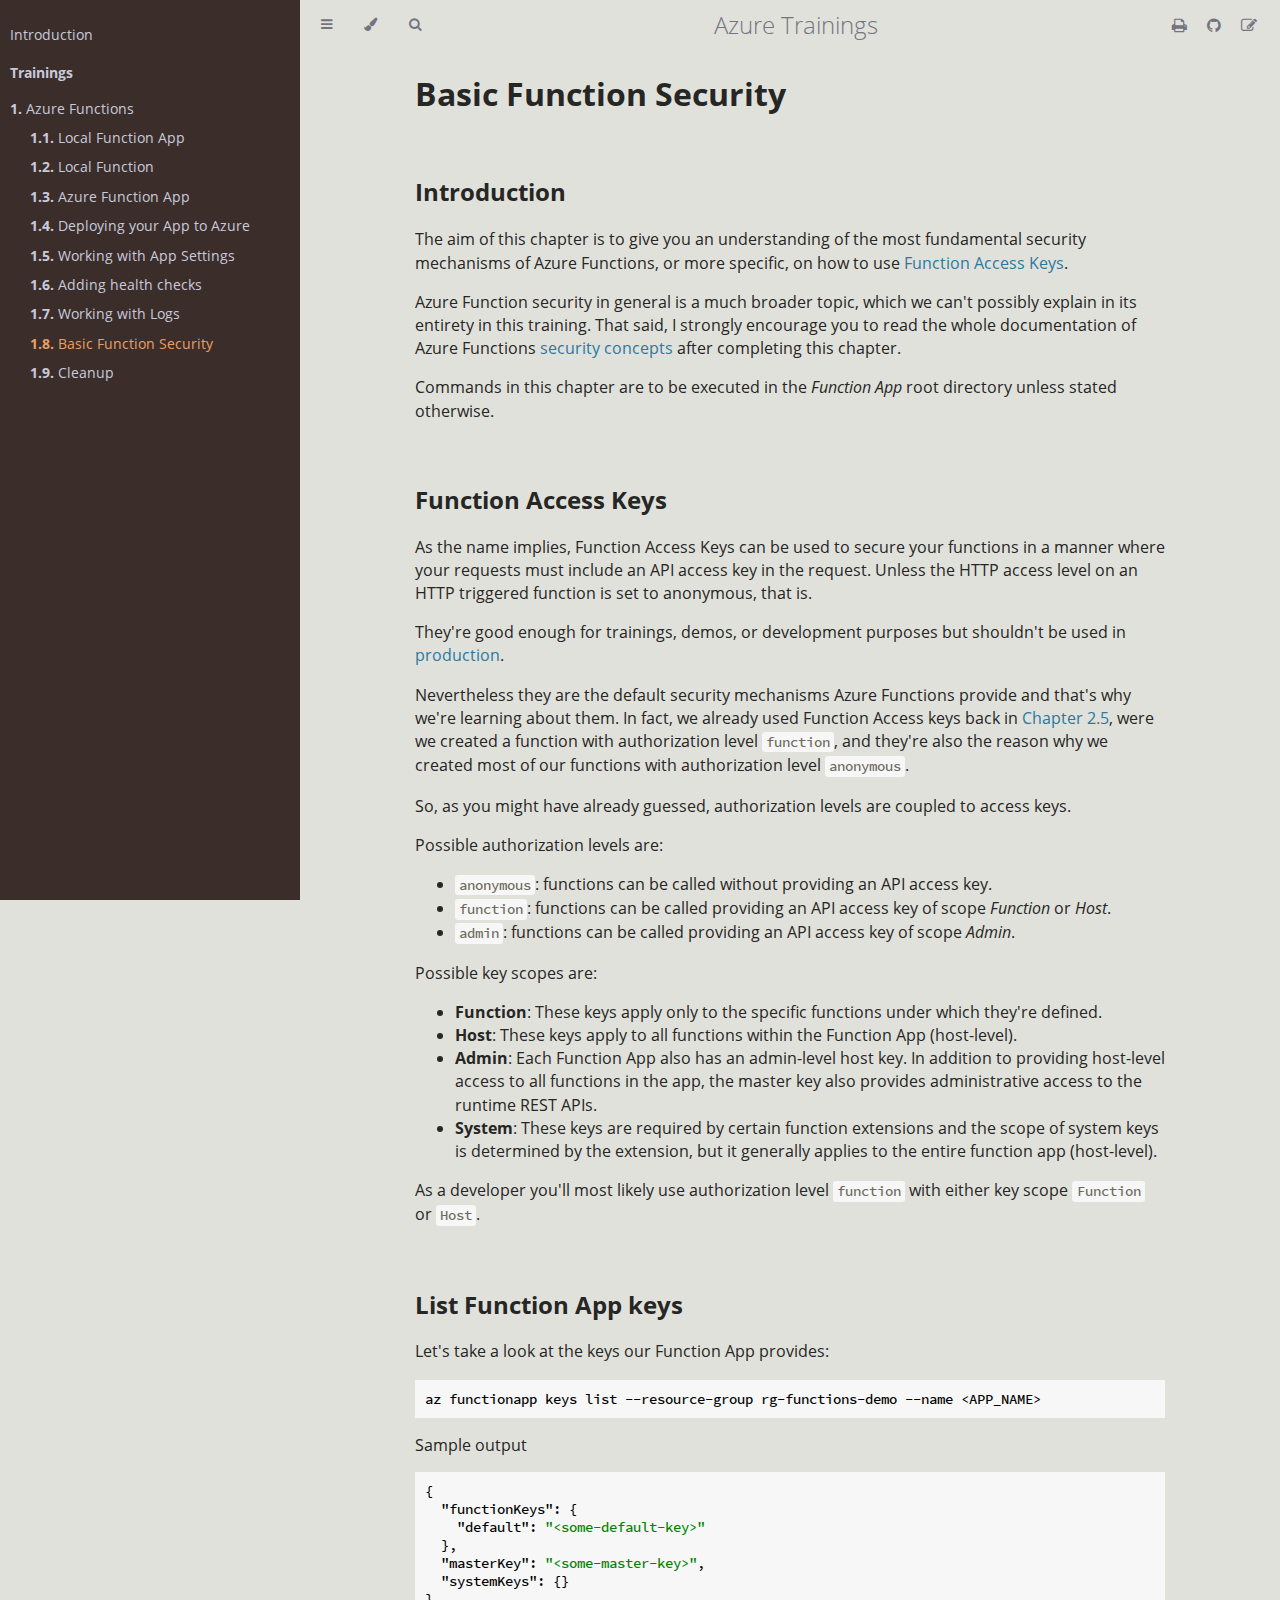
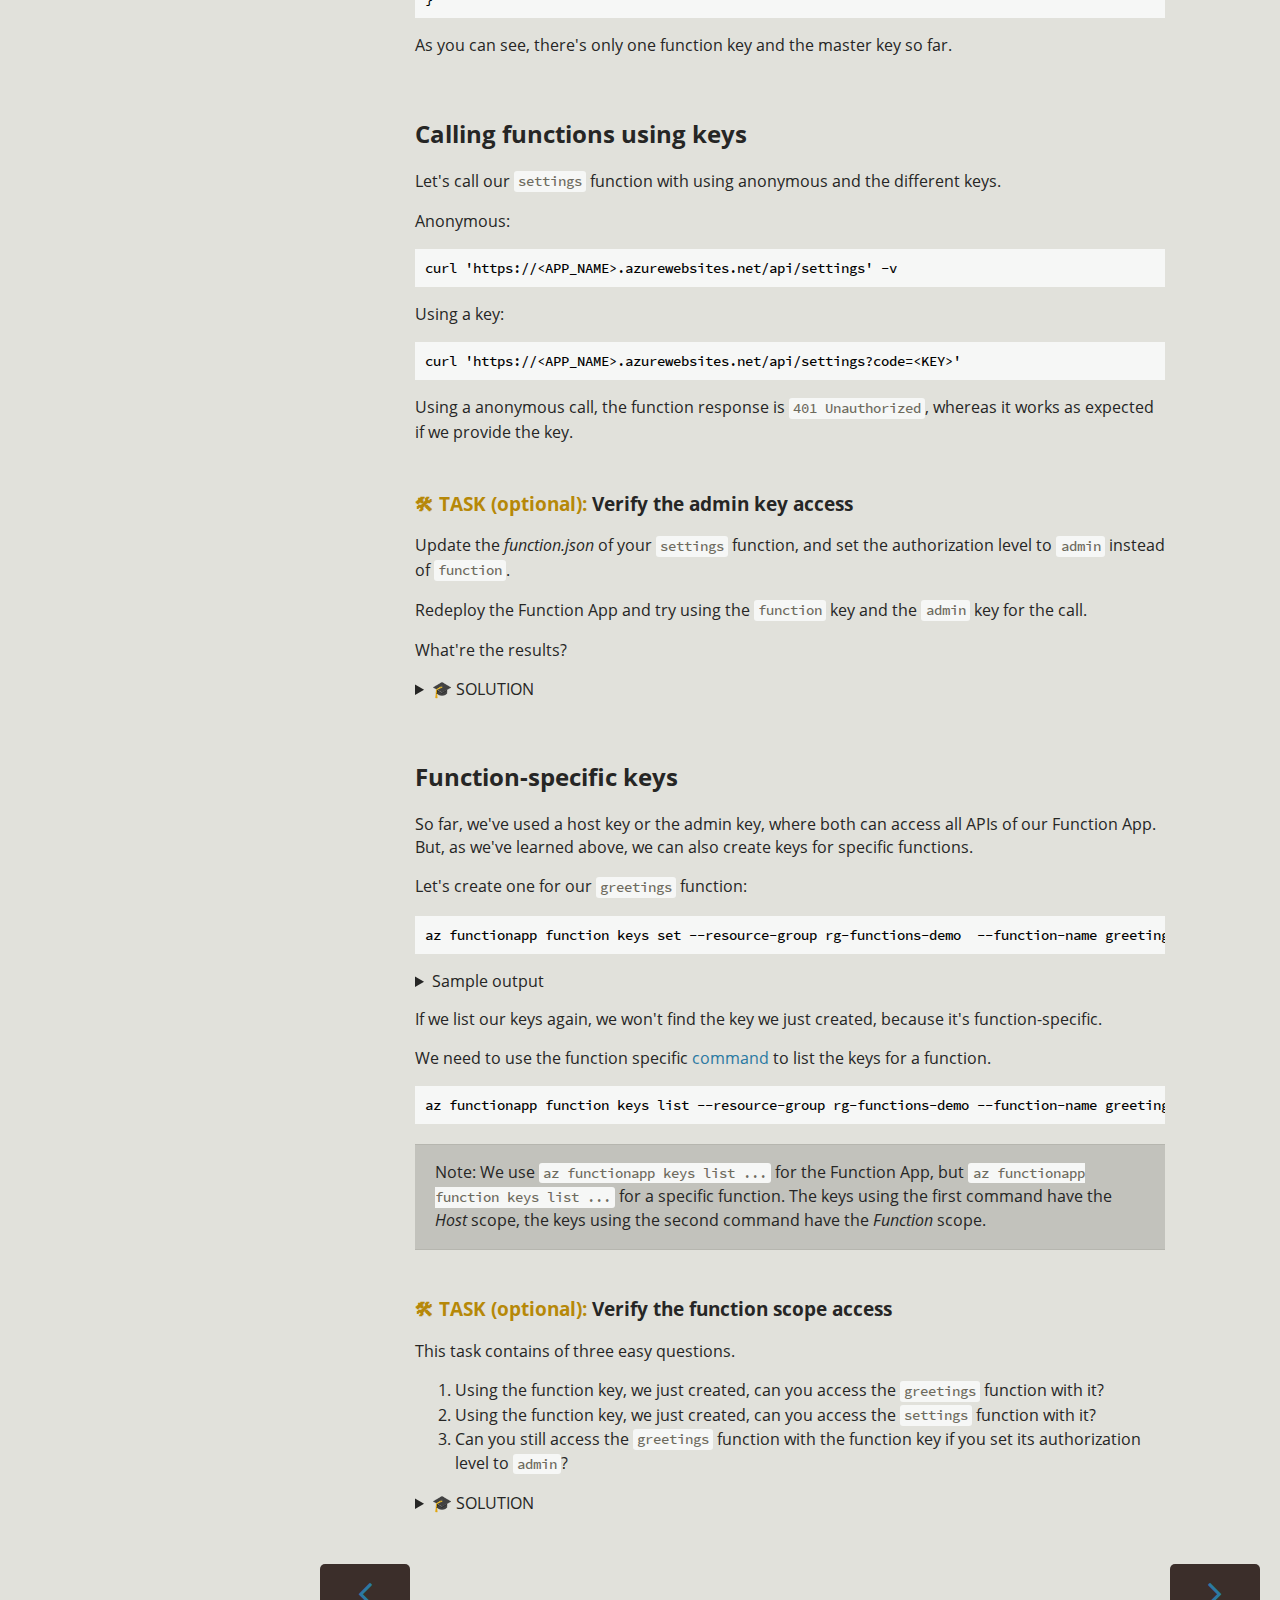
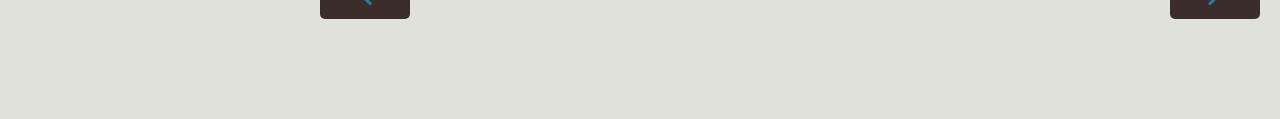
<file: azure-functions/1-8-basic-function-security.html>
<!DOCTYPE HTML>
<html lang="en" class="sidebar-visible no-js rust">
    <head>
        <!-- Book generated using mdBook -->
        <meta charset="UTF-8">
        <title>Basic Function Security - Azure Trainings</title>


        <!-- Custom HTML head -->
        
        <meta name="description" content="">
        <meta name="viewport" content="width=device-width, initial-scale=1">
        <meta name="theme-color" content="#ffffff" />

        <link rel="icon" href="../favicon.svg">
        <link rel="shortcut icon" href="../favicon.png">
        <link rel="stylesheet" href="../css/variables.css">
        <link rel="stylesheet" href="../css/general.css">
        <link rel="stylesheet" href="../css/chrome.css">
        <link rel="stylesheet" href="../css/print.css" media="print">

        <!-- Fonts -->
        <link rel="stylesheet" href="../FontAwesome/css/font-awesome.css">
        <link rel="stylesheet" href="../fonts/fonts.css">

        <!-- Highlight.js Stylesheets -->
        <link rel="stylesheet" href="../highlight.css">
        <link rel="stylesheet" href="../tomorrow-night.css">
        <link rel="stylesheet" href="../ayu-highlight.css">

        <!-- Custom theme stylesheets -->
        <link rel="stylesheet" href="../src/css/custom.css">

    </head>
    <body>
        <!-- Provide site root to javascript -->
        <script>
            var path_to_root = "../";
            var default_theme = window.matchMedia("(prefers-color-scheme: dark)").matches ? "navy" : "rust";
        </script>

        <!-- Work around some values being stored in localStorage wrapped in quotes -->
        <script>
            try {
                var theme = localStorage.getItem('mdbook-theme');
                var sidebar = localStorage.getItem('mdbook-sidebar');

                if (theme.startsWith('"') && theme.endsWith('"')) {
                    localStorage.setItem('mdbook-theme', theme.slice(1, theme.length - 1));
                }

                if (sidebar.startsWith('"') && sidebar.endsWith('"')) {
                    localStorage.setItem('mdbook-sidebar', sidebar.slice(1, sidebar.length - 1));
                }
            } catch (e) { }
        </script>

        <!-- Set the theme before any content is loaded, prevents flash -->
        <script>
            var theme;
            try { theme = localStorage.getItem('mdbook-theme'); } catch(e) { }
            if (theme === null || theme === undefined) { theme = default_theme; }
            var html = document.querySelector('html');
            html.classList.remove('no-js')
            html.classList.remove('rust')
            html.classList.add(theme);
            html.classList.add('js');
        </script>

        <!-- Hide / unhide sidebar before it is displayed -->
        <script>
            var html = document.querySelector('html');
            var sidebar = 'hidden';
            if (document.body.clientWidth >= 1080) {
                try { sidebar = localStorage.getItem('mdbook-sidebar'); } catch(e) { }
                sidebar = sidebar || 'visible';
            }
            html.classList.remove('sidebar-visible');
            html.classList.add("sidebar-" + sidebar);
        </script>

        <nav id="sidebar" class="sidebar" aria-label="Table of contents">
            <div class="sidebar-scrollbox">
                <ol class="chapter"><li class="chapter-item expanded affix "><a href="../index.html">Introduction</a></li><li class="chapter-item expanded affix "><li class="part-title">Trainings</li><li class="chapter-item expanded "><a href="../azure-functions/index.html"><strong aria-hidden="true">1.</strong> Azure Functions</a></li><li><ol class="section"><li class="chapter-item expanded "><a href="../azure-functions/1-1-local-function-app.html"><strong aria-hidden="true">1.1.</strong> Local Function App</a></li><li class="chapter-item expanded "><a href="../azure-functions/1-2-local-function.html"><strong aria-hidden="true">1.2.</strong> Local Function</a></li><li class="chapter-item expanded "><a href="../azure-functions/1-3-azure-function-app.html"><strong aria-hidden="true">1.3.</strong> Azure Function App</a></li><li class="chapter-item expanded "><a href="../azure-functions/1-4-deploying-local-to-azure.html"><strong aria-hidden="true">1.4.</strong> Deploying your App to Azure</a></li><li class="chapter-item expanded "><a href="../azure-functions/1-5-working-with-app-settings.html"><strong aria-hidden="true">1.5.</strong> Working with App Settings</a></li><li class="chapter-item expanded "><a href="../azure-functions/1-6-adding-health-checks.html"><strong aria-hidden="true">1.6.</strong> Adding health checks</a></li><li class="chapter-item expanded "><a href="../azure-functions/1-7-working-with-logs.html"><strong aria-hidden="true">1.7.</strong> Working with Logs</a></li><li class="chapter-item expanded "><a href="../azure-functions/1-8-basic-function-security.html" class="active"><strong aria-hidden="true">1.8.</strong> Basic Function Security</a></li><li class="chapter-item expanded "><a href="../azure-functions/1-9-cleanup.html"><strong aria-hidden="true">1.9.</strong> Cleanup</a></li></ol></li></ol>
            </div>
            <div id="sidebar-resize-handle" class="sidebar-resize-handle"></div>
        </nav>

        <div id="page-wrapper" class="page-wrapper">

            <div class="page">
                                <div id="menu-bar-hover-placeholder"></div>
                <div id="menu-bar" class="menu-bar sticky bordered">
                    <div class="left-buttons">
                        <button id="sidebar-toggle" class="icon-button" type="button" title="Toggle Table of Contents" aria-label="Toggle Table of Contents" aria-controls="sidebar">
                            <i class="fa fa-bars"></i>
                        </button>
                        <button id="theme-toggle" class="icon-button" type="button" title="Change theme" aria-label="Change theme" aria-haspopup="true" aria-expanded="false" aria-controls="theme-list">
                            <i class="fa fa-paint-brush"></i>
                        </button>
                        <ul id="theme-list" class="theme-popup" aria-label="Themes" role="menu">
                            <li role="none"><button role="menuitem" class="theme" id="light">Light</button></li>
                            <li role="none"><button role="menuitem" class="theme" id="rust">Rust</button></li>
                            <li role="none"><button role="menuitem" class="theme" id="coal">Coal</button></li>
                            <li role="none"><button role="menuitem" class="theme" id="navy">Navy</button></li>
                            <li role="none"><button role="menuitem" class="theme" id="ayu">Ayu</button></li>
                        </ul>
                        <button id="search-toggle" class="icon-button" type="button" title="Search. (Shortkey: s)" aria-label="Toggle Searchbar" aria-expanded="false" aria-keyshortcuts="S" aria-controls="searchbar">
                            <i class="fa fa-search"></i>
                        </button>
                    </div>

                    <h1 class="menu-title">Azure Trainings</h1>

                    <div class="right-buttons">
                        <a href="../print.html" title="Print this book" aria-label="Print this book">
                            <i id="print-button" class="fa fa-print"></i>
                        </a>
                        <a href="https://github.com/chdalski/azure-training/tree/main" title="Git repository" aria-label="Git repository">
                            <i id="git-repository-button" class="fa fa-github"></i>
                        </a>
                        <a href="https://github.com/chdalski/azure-training/edit/main/src/azure-functions/1-8-basic-function-security.md" title="Suggest an edit" aria-label="Suggest an edit">
                            <i id="git-edit-button" class="fa fa-edit"></i>
                        </a>

                    </div>
                </div>

                <div id="search-wrapper" class="hidden">
                    <form id="searchbar-outer" class="searchbar-outer">
                        <input type="search" id="searchbar" name="searchbar" placeholder="Search this book ..." aria-controls="searchresults-outer" aria-describedby="searchresults-header">
                    </form>
                    <div id="searchresults-outer" class="searchresults-outer hidden">
                        <div id="searchresults-header" class="searchresults-header"></div>
                        <ul id="searchresults">
                        </ul>
                    </div>
                </div>

                <!-- Apply ARIA attributes after the sidebar and the sidebar toggle button are added to the DOM -->
                <script>
                    document.getElementById('sidebar-toggle').setAttribute('aria-expanded', sidebar === 'visible');
                    document.getElementById('sidebar').setAttribute('aria-hidden', sidebar !== 'visible');
                    Array.from(document.querySelectorAll('#sidebar a')).forEach(function(link) {
                        link.setAttribute('tabIndex', sidebar === 'visible' ? 0 : -1);
                    });
                </script>

                <div id="content" class="content">
                    <main>
                        <h1 id="basic-function-security"><a class="header" href="#basic-function-security">Basic Function Security</a></h1>
<h2 id="introduction"><a class="header" href="#introduction">Introduction</a></h2>
<p>The aim of this chapter is to give you an understanding of the most fundamental security mechanisms of Azure Functions, or more specific, on how to use <a href="https://learn.microsoft.com/en-us/azure/azure-functions/security-concepts#function-access-keys">Function Access Keys</a>.</p>
<p>Azure Function security in general is a much broader topic, which we can't possibly explain in its entirety in this training.
That said, I strongly encourage you to read the whole documentation of Azure Functions <a href="https://learn.microsoft.com/en-us/azure/azure-functions/security-concepts">security concepts</a> after completing this chapter.</p>
<p>Commands in this chapter are to be executed in the <em>Function App</em> root directory unless stated otherwise.</p>
<h2 id="function-access-keys"><a class="header" href="#function-access-keys">Function Access Keys</a></h2>
<p>As the name implies, Function Access Keys can be used to secure your functions in a manner where your requests must include an API access key in the request.
Unless the HTTP access level on an HTTP triggered function is set to anonymous, that is.</p>
<p>They're good enough for trainings, demos, or development purposes but shouldn't be used in <a href="https://learn.microsoft.com/en-us/azure/azure-functions/functions-bindings-http-webhook-trigger#secure-an-http-endpoint-in-production">production</a>.</p>
<p>Nevertheless they are the default security mechanisms Azure Functions provide and that's why we're learning about them.
In fact, we already used Function Access keys back in <a href="./1-5-working-with-app-settings.html#use-app-settings-in-functions">Chapter 2.5</a>, were we created a function with authorization level <code>function</code>, and they're also the reason why we created most of our functions with authorization level <code>anonymous</code>.</p>
<p>So, as you might have already guessed, authorization levels are coupled to access keys.</p>
<p>Possible authorization levels are:</p>
<ul>
<li><code>anonymous</code>: functions can be called without providing an API access key.</li>
<li><code>function</code>: functions can be called providing an API access key of scope <em>Function</em> or <em>Host</em>.</li>
<li><code>admin</code>: functions can be called providing an API access key of scope <em>Admin</em>.</li>
</ul>
<p>Possible key scopes are:</p>
<ul>
<li><strong>Function</strong>: These keys apply only to the specific functions under which they're defined.</li>
<li><strong>Host</strong>: These keys apply to all functions within the Function App (host-level).</li>
<li><strong>Admin</strong>: Each Function App also has an admin-level host key. In addition to providing host-level access to all functions in the app, the master key also provides administrative access to the runtime REST APIs.</li>
<li><strong>System</strong>: These keys are required by certain function extensions and the scope of system keys is determined by the extension, but it generally applies to the entire function app (host-level).</li>
</ul>
<p>As a developer you'll most likely use authorization level <code>function</code> with either key scope <code>Function</code> or <code>Host</code>.</p>
<h2 id="list-function-app-keys"><a class="header" href="#list-function-app-keys">List Function App keys</a></h2>
<p>Let's take a look at the keys our Function App provides:</p>
<pre><code class="language-shell">az functionapp keys list --resource-group rg-functions-demo --name &lt;APP_NAME&gt;
</code></pre>
<detail>
    <summary>Sample output</summary>
<pre><code class="language-json">{
  &quot;functionKeys&quot;: {
    &quot;default&quot;: &quot;&lt;some-default-key&gt;&quot;
  },
  &quot;masterKey&quot;: &quot;&lt;some-master-key&gt;&quot;,
  &quot;systemKeys&quot;: {}
}
</code></pre>
</detail>
<p>As you can see, there's only one function key and the master key so far.</p>
<h2 id="calling-functions-using-keys"><a class="header" href="#calling-functions-using-keys">Calling functions using keys</a></h2>
<p>Let's call our <code>settings</code> function with using anonymous and the different keys.</p>
<p>Anonymous:</p>
<pre><code class="language-shell">curl 'https://&lt;APP_NAME&gt;.azurewebsites.net/api/settings' -v
</code></pre>
<p>Using a key:</p>
<pre><code class="language-shell">curl 'https://&lt;APP_NAME&gt;.azurewebsites.net/api/settings?code=&lt;KEY&gt;'
</code></pre>
<p>Using a anonymous call, the function response is <code>401 Unauthorized</code>, whereas it works as expected if we provide the key.</p>
<h3 id="-task-optional-verify-the-admin-key-access"><a class="header" href="#-task-optional-verify-the-admin-key-access"><span class="task">🛠 TASK (optional):</span> Verify the admin key access</a></h3>
<p>Update the <em>function.json</em> of your <code>settings</code> function, and set the authorization level to <code>admin</code> instead of <code>function</code>.</p>
<p>Redeploy the Function App and try using the <code>function</code> key and the <code>admin</code> key for the call.</p>
<p>What're the results?</p>
<details>
  <summary>🎓 SOLUTION</summary>
<p>Update the authLevel in the <em>function.json</em> (snippet):</p>
<pre><code class="language-json">{
  &quot;bindings&quot;: [
    {
      &quot;authLevel&quot;: &quot;Admin&quot;,
      &quot;type&quot;: &quot;httpTrigger&quot;,
      &quot;direction&quot;: &quot;in&quot;,
      ...
    }
    ...
  ]
}
</code></pre>
<p>Redeploy with:</p>
<pre><code class="language-shell">func azure functionapp publish &lt;APP_NAME&gt;
</code></pre>
<p>Summary: The function key, doesn't work anymore, whereas the admin key works as expected.</p>
</details>
<h2 id="function-specific-keys"><a class="header" href="#function-specific-keys">Function-specific keys</a></h2>
<p>So far, we've used a host key or the admin key, where both can access all APIs of our Function App.
But, as we've learned above, we can also create keys for specific functions.</p>
<p>Let's create one for our <code>greetings</code> function:</p>
<pre><code class="language-shell">az functionapp function keys set --resource-group rg-functions-demo  --function-name greetings --key-name GreetingsKey --name &lt;APP_NAME&gt;
</code></pre>
<details>
    <summary>Sample output</summary>
<p>Output (snippet):</p>
<pre><code class="language-json">{
  ...
  &quot;name&quot;: &quot;GreetingsKey&quot;,
  &quot;resourceGroup&quot;: &quot;rg-functions-demo&quot;,
  &quot;type&quot;: &quot;Microsoft.Web/sites/functions/keys&quot;,
  &quot;value&quot;: &quot;&lt;your-new-key&gt;&quot;
}
</code></pre>
</details>
<p>If we list our keys again, we won't find the key we just created, because it's function-specific.</p>
<p>We need to use the function specific <a href="https://learn.microsoft.com/en-us/cli/azure/functionapp/function/keys#az-functionapp-function-keys-list">command</a> to list the keys for a function.</p>
<pre><code class="language-shell">az functionapp function keys list --resource-group rg-functions-demo --function-name greetings --name &lt;APP_NAME&gt;
</code></pre>
<blockquote>
<p>Note: We use <code>az functionapp keys list ...</code> for the Function App, but <code>az functionapp function keys list ...</code> for a specific function.
The keys using the first command have the <em>Host</em> scope, the keys using the second command have the <em>Function</em> scope.</p>
</blockquote>
<h3 id="-task-optional-verify-the-function-scope-access"><a class="header" href="#-task-optional-verify-the-function-scope-access"><span class="task">🛠 TASK (optional):</span> Verify the function scope access</a></h3>
<p>This task contains of three easy questions.</p>
<ol>
<li>Using the function key, we just created, can you access the <code>greetings</code> function with it?</li>
<li>Using the function key, we just created, can you access the <code>settings</code> function with it?</li>
<li>Can you still access the <code>greetings</code> function with the function key if you set its authorization level to <code>admin</code>?</li>
</ol>
<details>
  <summary>🎓 SOLUTION</summary>
<p><strong>Question 1</strong>: Calling the greetings function with the key it works as expected and results in a 200 OK.
The function should be anonymous right now, so it doesn't care about the key at all.</p>
<p><strong>Question 2</strong>: As one would expect it results in 401 Unauthorized.
Again nothing unexpected because the key is not valid for the settings function.</p>
<p><strong>Question 3</strong>: This results in 401 Unauthorized because a function with authorization level admin can only be called using the master key.</p>
</details>

                    </main>

                    <nav class="nav-wrapper" aria-label="Page navigation">
                        <!-- Mobile navigation buttons -->
                            <a rel="prev" href="../azure-functions/1-7-working-with-logs.html" class="mobile-nav-chapters previous" title="Previous chapter" aria-label="Previous chapter" aria-keyshortcuts="Left">
                                <i class="fa fa-angle-left"></i>
                            </a>

                            <a rel="next" href="../azure-functions/1-9-cleanup.html" class="mobile-nav-chapters next" title="Next chapter" aria-label="Next chapter" aria-keyshortcuts="Right">
                                <i class="fa fa-angle-right"></i>
                            </a>

                        <div style="clear: both"></div>
                    </nav>
                </div>
            </div>

            <nav class="nav-wide-wrapper" aria-label="Page navigation">
                    <a rel="prev" href="../azure-functions/1-7-working-with-logs.html" class="nav-chapters previous" title="Previous chapter" aria-label="Previous chapter" aria-keyshortcuts="Left">
                        <i class="fa fa-angle-left"></i>
                    </a>

                    <a rel="next" href="../azure-functions/1-9-cleanup.html" class="nav-chapters next" title="Next chapter" aria-label="Next chapter" aria-keyshortcuts="Right">
                        <i class="fa fa-angle-right"></i>
                    </a>
            </nav>

        </div>




        <script>
            window.playground_copyable = true;
        </script>


        <script src="../elasticlunr.min.js"></script>
        <script src="../mark.min.js"></script>
        <script src="../searcher.js"></script>

        <script src="../clipboard.min.js"></script>
        <script src="../highlight.js"></script>
        <script src="../book.js"></script>

        <!-- Custom JS scripts -->


    </body>
</html>
</file>
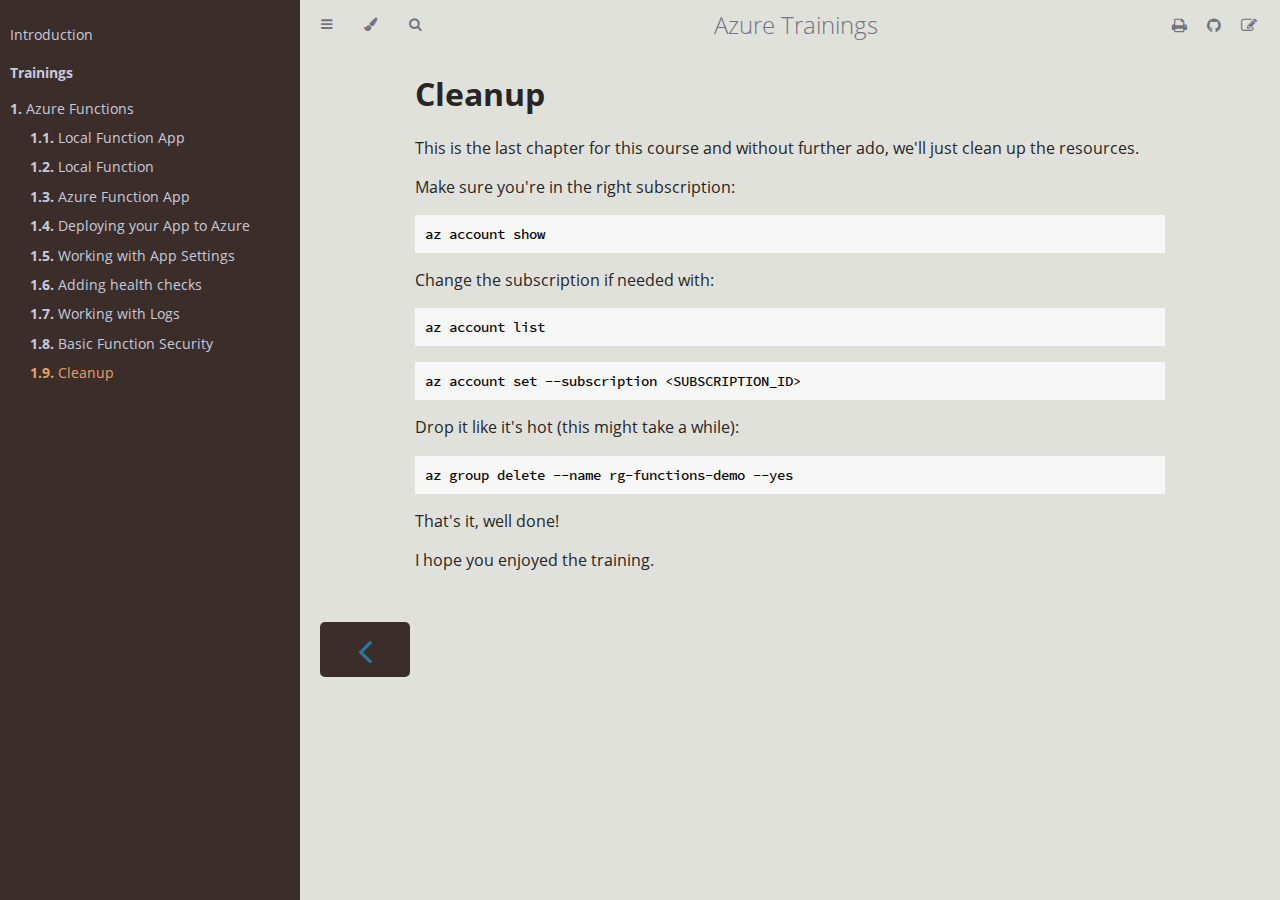
<file: azure-functions/1-9-cleanup.html>
<!DOCTYPE HTML>
<html lang="en" class="sidebar-visible no-js rust">
    <head>
        <!-- Book generated using mdBook -->
        <meta charset="UTF-8">
        <title>Cleanup - Azure Trainings</title>


        <!-- Custom HTML head -->
        
        <meta name="description" content="">
        <meta name="viewport" content="width=device-width, initial-scale=1">
        <meta name="theme-color" content="#ffffff" />

        <link rel="icon" href="../favicon.svg">
        <link rel="shortcut icon" href="../favicon.png">
        <link rel="stylesheet" href="../css/variables.css">
        <link rel="stylesheet" href="../css/general.css">
        <link rel="stylesheet" href="../css/chrome.css">
        <link rel="stylesheet" href="../css/print.css" media="print">

        <!-- Fonts -->
        <link rel="stylesheet" href="../FontAwesome/css/font-awesome.css">
        <link rel="stylesheet" href="../fonts/fonts.css">

        <!-- Highlight.js Stylesheets -->
        <link rel="stylesheet" href="../highlight.css">
        <link rel="stylesheet" href="../tomorrow-night.css">
        <link rel="stylesheet" href="../ayu-highlight.css">

        <!-- Custom theme stylesheets -->
        <link rel="stylesheet" href="../src/css/custom.css">

    </head>
    <body>
        <!-- Provide site root to javascript -->
        <script>
            var path_to_root = "../";
            var default_theme = window.matchMedia("(prefers-color-scheme: dark)").matches ? "navy" : "rust";
        </script>

        <!-- Work around some values being stored in localStorage wrapped in quotes -->
        <script>
            try {
                var theme = localStorage.getItem('mdbook-theme');
                var sidebar = localStorage.getItem('mdbook-sidebar');

                if (theme.startsWith('"') && theme.endsWith('"')) {
                    localStorage.setItem('mdbook-theme', theme.slice(1, theme.length - 1));
                }

                if (sidebar.startsWith('"') && sidebar.endsWith('"')) {
                    localStorage.setItem('mdbook-sidebar', sidebar.slice(1, sidebar.length - 1));
                }
            } catch (e) { }
        </script>

        <!-- Set the theme before any content is loaded, prevents flash -->
        <script>
            var theme;
            try { theme = localStorage.getItem('mdbook-theme'); } catch(e) { }
            if (theme === null || theme === undefined) { theme = default_theme; }
            var html = document.querySelector('html');
            html.classList.remove('no-js')
            html.classList.remove('rust')
            html.classList.add(theme);
            html.classList.add('js');
        </script>

        <!-- Hide / unhide sidebar before it is displayed -->
        <script>
            var html = document.querySelector('html');
            var sidebar = 'hidden';
            if (document.body.clientWidth >= 1080) {
                try { sidebar = localStorage.getItem('mdbook-sidebar'); } catch(e) { }
                sidebar = sidebar || 'visible';
            }
            html.classList.remove('sidebar-visible');
            html.classList.add("sidebar-" + sidebar);
        </script>

        <nav id="sidebar" class="sidebar" aria-label="Table of contents">
            <div class="sidebar-scrollbox">
                <ol class="chapter"><li class="chapter-item expanded affix "><a href="../index.html">Introduction</a></li><li class="chapter-item expanded affix "><li class="part-title">Trainings</li><li class="chapter-item expanded "><a href="../azure-functions/index.html"><strong aria-hidden="true">1.</strong> Azure Functions</a></li><li><ol class="section"><li class="chapter-item expanded "><a href="../azure-functions/1-1-local-function-app.html"><strong aria-hidden="true">1.1.</strong> Local Function App</a></li><li class="chapter-item expanded "><a href="../azure-functions/1-2-local-function.html"><strong aria-hidden="true">1.2.</strong> Local Function</a></li><li class="chapter-item expanded "><a href="../azure-functions/1-3-azure-function-app.html"><strong aria-hidden="true">1.3.</strong> Azure Function App</a></li><li class="chapter-item expanded "><a href="../azure-functions/1-4-deploying-local-to-azure.html"><strong aria-hidden="true">1.4.</strong> Deploying your App to Azure</a></li><li class="chapter-item expanded "><a href="../azure-functions/1-5-working-with-app-settings.html"><strong aria-hidden="true">1.5.</strong> Working with App Settings</a></li><li class="chapter-item expanded "><a href="../azure-functions/1-6-adding-health-checks.html"><strong aria-hidden="true">1.6.</strong> Adding health checks</a></li><li class="chapter-item expanded "><a href="../azure-functions/1-7-working-with-logs.html"><strong aria-hidden="true">1.7.</strong> Working with Logs</a></li><li class="chapter-item expanded "><a href="../azure-functions/1-8-basic-function-security.html"><strong aria-hidden="true">1.8.</strong> Basic Function Security</a></li><li class="chapter-item expanded "><a href="../azure-functions/1-9-cleanup.html" class="active"><strong aria-hidden="true">1.9.</strong> Cleanup</a></li></ol></li></ol>
            </div>
            <div id="sidebar-resize-handle" class="sidebar-resize-handle"></div>
        </nav>

        <div id="page-wrapper" class="page-wrapper">

            <div class="page">
                                <div id="menu-bar-hover-placeholder"></div>
                <div id="menu-bar" class="menu-bar sticky bordered">
                    <div class="left-buttons">
                        <button id="sidebar-toggle" class="icon-button" type="button" title="Toggle Table of Contents" aria-label="Toggle Table of Contents" aria-controls="sidebar">
                            <i class="fa fa-bars"></i>
                        </button>
                        <button id="theme-toggle" class="icon-button" type="button" title="Change theme" aria-label="Change theme" aria-haspopup="true" aria-expanded="false" aria-controls="theme-list">
                            <i class="fa fa-paint-brush"></i>
                        </button>
                        <ul id="theme-list" class="theme-popup" aria-label="Themes" role="menu">
                            <li role="none"><button role="menuitem" class="theme" id="light">Light</button></li>
                            <li role="none"><button role="menuitem" class="theme" id="rust">Rust</button></li>
                            <li role="none"><button role="menuitem" class="theme" id="coal">Coal</button></li>
                            <li role="none"><button role="menuitem" class="theme" id="navy">Navy</button></li>
                            <li role="none"><button role="menuitem" class="theme" id="ayu">Ayu</button></li>
                        </ul>
                        <button id="search-toggle" class="icon-button" type="button" title="Search. (Shortkey: s)" aria-label="Toggle Searchbar" aria-expanded="false" aria-keyshortcuts="S" aria-controls="searchbar">
                            <i class="fa fa-search"></i>
                        </button>
                    </div>

                    <h1 class="menu-title">Azure Trainings</h1>

                    <div class="right-buttons">
                        <a href="../print.html" title="Print this book" aria-label="Print this book">
                            <i id="print-button" class="fa fa-print"></i>
                        </a>
                        <a href="https://github.com/chdalski/azure-training/tree/main" title="Git repository" aria-label="Git repository">
                            <i id="git-repository-button" class="fa fa-github"></i>
                        </a>
                        <a href="https://github.com/chdalski/azure-training/edit/main/src/azure-functions/1-9-cleanup.md" title="Suggest an edit" aria-label="Suggest an edit">
                            <i id="git-edit-button" class="fa fa-edit"></i>
                        </a>

                    </div>
                </div>

                <div id="search-wrapper" class="hidden">
                    <form id="searchbar-outer" class="searchbar-outer">
                        <input type="search" id="searchbar" name="searchbar" placeholder="Search this book ..." aria-controls="searchresults-outer" aria-describedby="searchresults-header">
                    </form>
                    <div id="searchresults-outer" class="searchresults-outer hidden">
                        <div id="searchresults-header" class="searchresults-header"></div>
                        <ul id="searchresults">
                        </ul>
                    </div>
                </div>

                <!-- Apply ARIA attributes after the sidebar and the sidebar toggle button are added to the DOM -->
                <script>
                    document.getElementById('sidebar-toggle').setAttribute('aria-expanded', sidebar === 'visible');
                    document.getElementById('sidebar').setAttribute('aria-hidden', sidebar !== 'visible');
                    Array.from(document.querySelectorAll('#sidebar a')).forEach(function(link) {
                        link.setAttribute('tabIndex', sidebar === 'visible' ? 0 : -1);
                    });
                </script>

                <div id="content" class="content">
                    <main>
                        <h1 id="cleanup"><a class="header" href="#cleanup">Cleanup</a></h1>
<p>This is the last chapter for this course and without further ado, we'll just clean up the resources.</p>
<p>Make sure you're in the right subscription:</p>
<pre><code class="language-shell">az account show
</code></pre>
<p>Change the subscription if needed with:</p>
<pre><code class="language-shell">az account list
</code></pre>
<pre><code class="language-shell">az account set --subscription &lt;SUBSCRIPTION_ID&gt;
</code></pre>
<p>Drop it like it's hot (this might take a while):</p>
<pre><code class="language-shell">az group delete --name rg-functions-demo --yes
</code></pre>
<p>That's it, well done!</p>
<p>I hope you enjoyed the training.</p>

                    </main>

                    <nav class="nav-wrapper" aria-label="Page navigation">
                        <!-- Mobile navigation buttons -->
                            <a rel="prev" href="../azure-functions/1-8-basic-function-security.html" class="mobile-nav-chapters previous" title="Previous chapter" aria-label="Previous chapter" aria-keyshortcuts="Left">
                                <i class="fa fa-angle-left"></i>
                            </a>


                        <div style="clear: both"></div>
                    </nav>
                </div>
            </div>

            <nav class="nav-wide-wrapper" aria-label="Page navigation">
                    <a rel="prev" href="../azure-functions/1-8-basic-function-security.html" class="nav-chapters previous" title="Previous chapter" aria-label="Previous chapter" aria-keyshortcuts="Left">
                        <i class="fa fa-angle-left"></i>
                    </a>

            </nav>

        </div>




        <script>
            window.playground_copyable = true;
        </script>


        <script src="../elasticlunr.min.js"></script>
        <script src="../mark.min.js"></script>
        <script src="../searcher.js"></script>

        <script src="../clipboard.min.js"></script>
        <script src="../highlight.js"></script>
        <script src="../book.js"></script>

        <!-- Custom JS scripts -->


    </body>
</html>
</file>
<file: css/variables.css>
/* Globals */

:root {
    --sidebar-width: 300px;
    --page-padding: 15px;
    --content-max-width: 750px;
    --menu-bar-height: 50px;
    --mono-font: "Source Code Pro", Consolas, "Ubuntu Mono", Menlo, "DejaVu Sans Mono", monospace, monospace;
    --code-font-size: 0.875em /* please adjust the ace font size accordingly in editor.js */
}

/* Themes */

.ayu {
    --bg: hsl(210, 25%, 8%);
    --fg: #c5c5c5;

    --sidebar-bg: #14191f;
    --sidebar-fg: #c8c9db;
    --sidebar-non-existant: #5c6773;
    --sidebar-active: #ffb454;
    --sidebar-spacer: #2d334f;

    --scrollbar: var(--sidebar-fg);

    --icons: #737480;
    --icons-hover: #b7b9cc;

    --links: #0096cf;

    --inline-code-color: #ffb454;

    --theme-popup-bg: #14191f;
    --theme-popup-border: #5c6773;
    --theme-hover: #191f26;

    --quote-bg: hsl(226, 15%, 17%);
    --quote-border: hsl(226, 15%, 22%);

    --table-border-color: hsl(210, 25%, 13%);
    --table-header-bg: hsl(210, 25%, 28%);
    --table-alternate-bg: hsl(210, 25%, 11%);

    --searchbar-border-color: #848484;
    --searchbar-bg: #424242;
    --searchbar-fg: #fff;
    --searchbar-shadow-color: #d4c89f;
    --searchresults-header-fg: #666;
    --searchresults-border-color: #888;
    --searchresults-li-bg: #252932;
    --search-mark-bg: #e3b171;
}

.coal {
    --bg: hsl(200, 7%, 8%);
    --fg: #98a3ad;

    --sidebar-bg: #292c2f;
    --sidebar-fg: #a1adb8;
    --sidebar-non-existant: #505254;
    --sidebar-active: #3473ad;
    --sidebar-spacer: #393939;

    --scrollbar: var(--sidebar-fg);

    --icons: #43484d;
    --icons-hover: #b3c0cc;

    --links: #2b79a2;

    --inline-code-color: #c5c8c6;

    --theme-popup-bg: #141617;
    --theme-popup-border: #43484d;
    --theme-hover: #1f2124;

    --quote-bg: hsl(234, 21%, 18%);
    --quote-border: hsl(234, 21%, 23%);

    --table-border-color: hsl(200, 7%, 13%);
    --table-header-bg: hsl(200, 7%, 28%);
    --table-alternate-bg: hsl(200, 7%, 11%);

    --searchbar-border-color: #aaa;
    --searchbar-bg: #b7b7b7;
    --searchbar-fg: #000;
    --searchbar-shadow-color: #aaa;
    --searchresults-header-fg: #666;
    --searchresults-border-color: #98a3ad;
    --searchresults-li-bg: #2b2b2f;
    --search-mark-bg: #355c7d;
}

.light {
    --bg: hsl(0, 0%, 100%);
    --fg: hsl(0, 0%, 0%);

    --sidebar-bg: #fafafa;
    --sidebar-fg: hsl(0, 0%, 0%);
    --sidebar-non-existant: #aaaaaa;
    --sidebar-active: #1f1fff;
    --sidebar-spacer: #f4f4f4;

    --scrollbar: #8F8F8F;

    --icons: #747474;
    --icons-hover: #000000;

    --links: #20609f;

    --inline-code-color: #301900;

    --theme-popup-bg: #fafafa;
    --theme-popup-border: #cccccc;
    --theme-hover: #e6e6e6;

    --quote-bg: hsl(197, 37%, 96%);
    --quote-border: hsl(197, 37%, 91%);

    --table-border-color: hsl(0, 0%, 95%);
    --table-header-bg: hsl(0, 0%, 80%);
    --table-alternate-bg: hsl(0, 0%, 97%);

    --searchbar-border-color: #aaa;
    --searchbar-bg: #fafafa;
    --searchbar-fg: #000;
    --searchbar-shadow-color: #aaa;
    --searchresults-header-fg: #666;
    --searchresults-border-color: #888;
    --searchresults-li-bg: #e4f2fe;
    --search-mark-bg: #a2cff5;
}

.navy {
    --bg: hsl(226, 23%, 11%);
    --fg: #bcbdd0;

    --sidebar-bg: #282d3f;
    --sidebar-fg: #c8c9db;
    --sidebar-non-existant: #505274;
    --sidebar-active: #2b79a2;
    --sidebar-spacer: #2d334f;

    --scrollbar: var(--sidebar-fg);

    --icons: #737480;
    --icons-hover: #b7b9cc;

    --links: #2b79a2;

    --inline-code-color: #c5c8c6;

    --theme-popup-bg: #161923;
    --theme-popup-border: #737480;
    --theme-hover: #282e40;

    --quote-bg: hsl(226, 15%, 17%);
    --quote-border: hsl(226, 15%, 22%);

    --table-border-color: hsl(226, 23%, 16%);
    --table-header-bg: hsl(226, 23%, 31%);
    --table-alternate-bg: hsl(226, 23%, 14%);

    --searchbar-border-color: #aaa;
    --searchbar-bg: #aeaec6;
    --searchbar-fg: #000;
    --searchbar-shadow-color: #aaa;
    --searchresults-header-fg: #5f5f71;
    --searchresults-border-color: #5c5c68;
    --searchresults-li-bg: #242430;
    --search-mark-bg: #a2cff5;
}

.rust {
    --bg: hsl(60, 9%, 87%);
    --fg: #262625;

    --sidebar-bg: #3b2e2a;
    --sidebar-fg: #c8c9db;
    --sidebar-non-existant: #505254;
    --sidebar-active: #e69f67;
    --sidebar-spacer: #45373a;

    --scrollbar: var(--sidebar-fg);

    --icons: #737480;
    --icons-hover: #262625;

    --links: #2b79a2;

    --inline-code-color: #6e6b5e;

    --theme-popup-bg: #e1e1db;
    --theme-popup-border: #b38f6b;
    --theme-hover: #99908a;

    --quote-bg: hsl(60, 5%, 75%);
    --quote-border: hsl(60, 5%, 70%);

    --table-border-color: hsl(60, 9%, 82%);
    --table-header-bg: #b3a497;
    --table-alternate-bg: hsl(60, 9%, 84%);

    --searchbar-border-color: #aaa;
    --searchbar-bg: #fafafa;
    --searchbar-fg: #000;
    --searchbar-shadow-color: #aaa;
    --searchresults-header-fg: #666;
    --searchresults-border-color: #888;
    --searchresults-li-bg: #dec2a2;
    --search-mark-bg: #e69f67;
}

@media (prefers-color-scheme: dark) {
    .light.no-js {
        --bg: hsl(200, 7%, 8%);
        --fg: #98a3ad;

        --sidebar-bg: #292c2f;
        --sidebar-fg: #a1adb8;
        --sidebar-non-existant: #505254;
        --sidebar-active: #3473ad;
        --sidebar-spacer: #393939;

        --scrollbar: var(--sidebar-fg);

        --icons: #43484d;
        --icons-hover: #b3c0cc;

        --links: #2b79a2;

        --inline-code-color: #c5c8c6;

        --theme-popup-bg: #141617;
        --theme-popup-border: #43484d;
        --theme-hover: #1f2124;

        --quote-bg: hsl(234, 21%, 18%);
        --quote-border: hsl(234, 21%, 23%);

        --table-border-color: hsl(200, 7%, 13%);
        --table-header-bg: hsl(200, 7%, 28%);
        --table-alternate-bg: hsl(200, 7%, 11%);

        --searchbar-border-color: #aaa;
        --searchbar-bg: #b7b7b7;
        --searchbar-fg: #000;
        --searchbar-shadow-color: #aaa;
        --searchresults-header-fg: #666;
        --searchresults-border-color: #98a3ad;
        --searchresults-li-bg: #2b2b2f;
        --search-mark-bg: #355c7d;
    }
}
</file>
<file: css/general.css>
/* Base styles and content styles */

@import 'variables.css';

:root {
    /* Browser default font-size is 16px, this way 1 rem = 10px */
    font-size: 62.5%;
}

html {
    font-family: "Open Sans", sans-serif;
    color: var(--fg);
    background-color: var(--bg);
    text-size-adjust: none;
    -webkit-text-size-adjust: none;
}

body {
    margin: 0;
    font-size: 1.6rem;
    overflow-x: hidden;
}

code {
    font-family: var(--mono-font) !important;
    font-size: var(--code-font-size);
}

/* make long words/inline code not x overflow */
main {
    overflow-wrap: break-word;
}

/* make wide tables scroll if they overflow */
.table-wrapper {
    overflow-x: auto;
}

/* Don't change font size in headers. */
h1 code, h2 code, h3 code, h4 code, h5 code, h6 code {
    font-size: unset;
}

.left { float: left; }
.right { float: right; }
.boring { opacity: 0.6; }
.hide-boring .boring { display: none; }
.hidden { display: none !important; }

h2, h3 { margin-top: 2.5em; }
h4, h5 { margin-top: 2em; }

.header + .header h3,
.header + .header h4,
.header + .header h5 {
    margin-top: 1em;
}

h1:target::before,
h2:target::before,
h3:target::before,
h4:target::before,
h5:target::before,
h6:target::before {
    display: inline-block;
    content: "»";
    margin-left: -30px;
    width: 30px;
}

/* This is broken on Safari as of version 14, but is fixed
   in Safari Technology Preview 117 which I think will be Safari 14.2.
   https://bugs.webkit.org/show_bug.cgi?id=218076
*/
:target {
    scroll-margin-top: calc(var(--menu-bar-height) + 0.5em);
}

.page {
    outline: 0;
    padding: 0 var(--page-padding);
    margin-top: calc(0px - var(--menu-bar-height)); /* Compensate for the #menu-bar-hover-placeholder */
}
.page-wrapper {
    box-sizing: border-box;
}
.js:not(.sidebar-resizing) .page-wrapper {
    transition: margin-left 0.3s ease, transform 0.3s ease; /* Animation: slide away */
}

.content {
    overflow-y: auto;
    padding: 0 5px 50px 5px;
}
.content main {
    margin-left: auto;
    margin-right: auto;
    max-width: var(--content-max-width);
}
.content p { line-height: 1.45em; }
.content ol { line-height: 1.45em; }
.content ul { line-height: 1.45em; }
.content a { text-decoration: none; }
.content a:hover { text-decoration: underline; }
.content img, .content video { max-width: 100%; }
.content .header:link,
.content .header:visited {
    color: var(--fg);
}
.content .header:link,
.content .header:visited:hover {
    text-decoration: none;
}

table {
    margin: 0 auto;
    border-collapse: collapse;
}
table td {
    padding: 3px 20px;
    border: 1px var(--table-border-color) solid;
}
table thead {
    background: var(--table-header-bg);
}
table thead td {
    font-weight: 700;
    border: none;
}
table thead th {
    padding: 3px 20px;
}
table thead tr {
    border: 1px var(--table-header-bg) solid;
}
/* Alternate background colors for rows */
table tbody tr:nth-child(2n) {
    background: var(--table-alternate-bg);
}


blockquote {
    margin: 20px 0;
    padding: 0 20px;
    color: var(--fg);
    background-color: var(--quote-bg);
    border-top: .1em solid var(--quote-border);
    border-bottom: .1em solid var(--quote-border);
}

kbd {
    background-color: var(--table-border-color);
    border-radius: 4px;
    border: solid 1px var(--theme-popup-border);
    box-shadow: inset 0 -1px 0 var(--theme-hover);
    display: inline-block;
    font-size: var(--code-font-size);
    font-family: var(--mono-font);
    line-height: 10px;
    padding: 4px 5px;
    vertical-align: middle;
}

:not(.footnote-definition) + .footnote-definition,
.footnote-definition + :not(.footnote-definition) {
    margin-top: 2em;
}
.footnote-definition {
    font-size: 0.9em;
    margin: 0.5em 0;
}
.footnote-definition p {
    display: inline;
}

.tooltiptext {
    position: absolute;
    visibility: hidden;
    color: #fff;
    background-color: #333;
    transform: translateX(-50%); /* Center by moving tooltip 50% of its width left */
    left: -8px; /* Half of the width of the icon */
    top: -35px;
    font-size: 0.8em;
    text-align: center;
    border-radius: 6px;
    padding: 5px 8px;
    margin: 5px;
    z-index: 1000;
}
.tooltipped .tooltiptext {
    visibility: visible;
}

.chapter li.part-title {
    color: var(--sidebar-fg);
    margin: 5px 0px;
    font-weight: bold;
}

.result-no-output {
    font-style: italic;
}
</file>
<file: css/chrome.css>
/* CSS for UI elements (a.k.a. chrome) */

@import 'variables.css';

::-webkit-scrollbar {
    background: var(--bg);
}
::-webkit-scrollbar-thumb {
    background: var(--scrollbar);
}
html {
    scrollbar-color: var(--scrollbar) var(--bg);
}
#searchresults a,
.content a:link,
a:visited,
a > .hljs {
    color: var(--links);
}

/* Menu Bar */

#menu-bar,
#menu-bar-hover-placeholder {
    z-index: 101;
    margin: auto calc(0px - var(--page-padding));
}
#menu-bar {
    position: relative;
    display: flex;
    flex-wrap: wrap;
    background-color: var(--bg);
    border-bottom-color: var(--bg);
    border-bottom-width: 1px;
    border-bottom-style: solid;
}
#menu-bar.sticky,
.js #menu-bar-hover-placeholder:hover + #menu-bar,
.js #menu-bar:hover,
.js.sidebar-visible #menu-bar {
    position: -webkit-sticky;
    position: sticky;
    top: 0 !important;
}
#menu-bar-hover-placeholder {
    position: sticky;
    position: -webkit-sticky;
    top: 0;
    height: var(--menu-bar-height);
}
#menu-bar.bordered {
    border-bottom-color: var(--table-border-color);
}
#menu-bar i, #menu-bar .icon-button {
    position: relative;
    padding: 0 8px;
    z-index: 10;
    line-height: var(--menu-bar-height);
    cursor: pointer;
    transition: color 0.5s;
}
@media only screen and (max-width: 420px) {
    #menu-bar i, #menu-bar .icon-button {
        padding: 0 5px;
    }
}

.icon-button {
    border: none;
    background: none;
    padding: 0;
    color: inherit;
}
.icon-button i {
    margin: 0;
}

.right-buttons {
    margin: 0 15px;
}
.right-buttons a {
    text-decoration: none;
}

.left-buttons {
    display: flex;
    margin: 0 5px;
}
.no-js .left-buttons {
    display: none;
}

.menu-title {
    display: inline-block;
    font-weight: 200;
    font-size: 2.4rem;
    line-height: var(--menu-bar-height);
    text-align: center;
    margin: 0;
    flex: 1;
    white-space: nowrap;
    overflow: hidden;
    text-overflow: ellipsis;
}
.js .menu-title {
    cursor: pointer;
}

.menu-bar,
.menu-bar:visited,
.nav-chapters,
.nav-chapters:visited,
.mobile-nav-chapters,
.mobile-nav-chapters:visited,
.menu-bar .icon-button,
.menu-bar a i {
    color: var(--icons);
}

.menu-bar i:hover,
.menu-bar .icon-button:hover,
.nav-chapters:hover,
.mobile-nav-chapters i:hover {
    color: var(--icons-hover);
}

/* Nav Icons */

.nav-chapters {
    font-size: 2.5em;
    text-align: center;
    text-decoration: none;

    position: fixed;
    top: 0;
    bottom: 0;
    margin: 0;
    max-width: 150px;
    min-width: 90px;

    display: flex;
    justify-content: center;
    align-content: center;
    flex-direction: column;

    transition: color 0.5s, background-color 0.5s;
}

.nav-chapters:hover {
    text-decoration: none;
    background-color: var(--theme-hover);
    transition: background-color 0.15s, color 0.15s;
}

.nav-wrapper {
    margin-top: 50px;
    display: none;
}

.mobile-nav-chapters {
    font-size: 2.5em;
    text-align: center;
    text-decoration: none;
    width: 90px;
    border-radius: 5px;
    background-color: var(--sidebar-bg);
}

.previous {
    float: left;
}

.next {
    float: right;
    right: var(--page-padding);
}

@media only screen and (max-width: 1080px) {
    .nav-wide-wrapper { display: none; }
    .nav-wrapper { display: block; }
}

@media only screen and (max-width: 1380px) {
    .sidebar-visible .nav-wide-wrapper { display: none; }
    .sidebar-visible .nav-wrapper { display: block; }
}

/* Inline code */

:not(pre) > .hljs {
    display: inline;
    padding: 0.1em 0.3em;
    border-radius: 3px;
}

:not(pre):not(a) > .hljs {
    color: var(--inline-code-color);
    overflow-x: initial;
}

a:hover > .hljs {
    text-decoration: underline;
}

pre {
    position: relative;
}
pre > .buttons {
    position: absolute;
    z-index: 100;
    right: 0px;
    top: 2px;
    margin: 0px;
    padding: 2px 0px;

    color: var(--sidebar-fg);
    cursor: pointer;
    visibility: hidden;
    opacity: 0;
    transition: visibility 0.1s linear, opacity 0.1s linear;
}
pre:hover > .buttons {
    visibility: visible;
    opacity: 1
}
pre > .buttons :hover {
    color: var(--sidebar-active);
    border-color: var(--icons-hover);
    background-color: var(--theme-hover);
}
pre > .buttons i {
    margin-left: 8px;
}
pre > .buttons button {
    cursor: inherit;
    margin: 0px 5px;
    padding: 3px 5px;
    font-size: 14px;

    border-style: solid;
    border-width: 1px;
    border-radius: 4px;
    border-color: var(--icons);
    background-color: var(--theme-popup-bg);
    transition: 100ms;
    transition-property: color,border-color,background-color;
    color: var(--icons);
}
@media (pointer: coarse) {
    pre > .buttons button {
        /* On mobile, make it easier to tap buttons. */
        padding: 0.3rem 1rem;
    }
}
pre > code {
    padding: 1rem;
}

/* FIXME: ACE editors overlap their buttons because ACE does absolute
   positioning within the code block which breaks padding. The only solution I
   can think of is to move the padding to the outer pre tag (or insert a div
   wrapper), but that would require fixing a whole bunch of CSS rules.
*/
.hljs.ace_editor {
  padding: 0rem 0rem;
}

pre > .result {
    margin-top: 10px;
}

/* Search */

#searchresults a {
    text-decoration: none;
}

mark {
    border-radius: 2px;
    padding: 0 3px 1px 3px;
    margin: 0 -3px -1px -3px;
    background-color: var(--search-mark-bg);
    transition: background-color 300ms linear;
    cursor: pointer;
}

mark.fade-out {
    background-color: rgba(0,0,0,0) !important;
    cursor: auto;
}

.searchbar-outer {
    margin-left: auto;
    margin-right: auto;
    max-width: var(--content-max-width);
}

#searchbar {
    width: 100%;
    margin: 5px auto 0px auto;
    padding: 10px 16px;
    transition: box-shadow 300ms ease-in-out;
    border: 1px solid var(--searchbar-border-color);
    border-radius: 3px;
    background-color: var(--searchbar-bg);
    color: var(--searchbar-fg);
}
#searchbar:focus,
#searchbar.active {
    box-shadow: 0 0 3px var(--searchbar-shadow-color);
}

.searchresults-header {
    font-weight: bold;
    font-size: 1em;
    padding: 18px 0 0 5px;
    color: var(--searchresults-header-fg);
}

.searchresults-outer {
    margin-left: auto;
    margin-right: auto;
    max-width: var(--content-max-width);
    border-bottom: 1px dashed var(--searchresults-border-color);
}

ul#searchresults {
    list-style: none;
    padding-left: 20px;
}
ul#searchresults li {
    margin: 10px 0px;
    padding: 2px;
    border-radius: 2px;
}
ul#searchresults li.focus {
    background-color: var(--searchresults-li-bg);
}
ul#searchresults span.teaser {
    display: block;
    clear: both;
    margin: 5px 0 0 20px;
    font-size: 0.8em;
}
ul#searchresults span.teaser em {
    font-weight: bold;
    font-style: normal;
}

/* Sidebar */

.sidebar {
    position: fixed;
    left: 0;
    top: 0;
    bottom: 0;
    width: var(--sidebar-width);
    font-size: 0.875em;
    box-sizing: border-box;
    -webkit-overflow-scrolling: touch;
    overscroll-behavior-y: contain;
    background-color: var(--sidebar-bg);
    color: var(--sidebar-fg);
}
.sidebar-resizing {
    -moz-user-select: none;
    -webkit-user-select: none;
    -ms-user-select: none;
    user-select: none;
}
.js:not(.sidebar-resizing) .sidebar {
    transition: transform 0.3s; /* Animation: slide away */
}
.sidebar code {
    line-height: 2em;
}
.sidebar .sidebar-scrollbox {
    overflow-y: auto;
    position: absolute;
    top: 0;
    bottom: 0;
    left: 0;
    right: 0;
    padding: 10px 10px;
}
.sidebar .sidebar-resize-handle {
    position: absolute;
    cursor: col-resize;
    width: 0;
    right: 0;
    top: 0;
    bottom: 0;
}
.js .sidebar .sidebar-resize-handle {
    cursor: col-resize;
    width: 5px;
}
.sidebar-hidden .sidebar {
    transform: translateX(calc(0px - var(--sidebar-width)));
}
.sidebar::-webkit-scrollbar {
    background: var(--sidebar-bg);
}
.sidebar::-webkit-scrollbar-thumb {
    background: var(--scrollbar);
}

.sidebar-visible .page-wrapper {
    transform: translateX(var(--sidebar-width));
}
@media only screen and (min-width: 620px) {
    .sidebar-visible .page-wrapper {
        transform: none;
        margin-left: var(--sidebar-width);
    }
}

.chapter {
    list-style: none outside none;
    padding-left: 0;
    line-height: 2.2em;
}

.chapter ol {
    width: 100%;
}

.chapter li {
    display: flex;
    color: var(--sidebar-non-existant);
}
.chapter li a {
    display: block;
    padding: 0;
    text-decoration: none;
    color: var(--sidebar-fg);
}

.chapter li a:hover {
    color: var(--sidebar-active);
}

.chapter li a.active {
    color: var(--sidebar-active);
}

.chapter li > a.toggle {
    cursor: pointer;
    display: block;
    margin-left: auto;
    padding: 0 10px;
    user-select: none;
    opacity: 0.68;
}

.chapter li > a.toggle div {
    transition: transform 0.5s;
}

/* collapse the section */
.chapter li:not(.expanded) + li > ol {
    display: none;
}

.chapter li.chapter-item {
    line-height: 1.5em;
    margin-top: 0.6em;
}

.chapter li.expanded > a.toggle div {
    transform: rotate(90deg);
}

.spacer {
    width: 100%;
    height: 3px;
    margin: 5px 0px;
}
.chapter .spacer {
    background-color: var(--sidebar-spacer);
}

@media (-moz-touch-enabled: 1), (pointer: coarse) {
    .chapter li a { padding: 5px 0; }
    .spacer { margin: 10px 0; }
}

.section {
    list-style: none outside none;
    padding-left: 20px;
    line-height: 1.9em;
}

/* Theme Menu Popup */

.theme-popup {
    position: absolute;
    left: 10px;
    top: var(--menu-bar-height);
    z-index: 1000;
    border-radius: 4px;
    font-size: 0.7em;
    color: var(--fg);
    background: var(--theme-popup-bg);
    border: 1px solid var(--theme-popup-border);
    margin: 0;
    padding: 0;
    list-style: none;
    display: none;
    /* Don't let the children's background extend past the rounded corners. */
    overflow: hidden;
}
.theme-popup .default {
    color: var(--icons);
}
.theme-popup .theme {
    width: 100%;
    border: 0;
    margin: 0;
    padding: 2px 20px;
    line-height: 25px;
    white-space: nowrap;
    text-align: left;
    cursor: pointer;
    color: inherit;
    background: inherit;
    font-size: inherit;
}
.theme-popup .theme:hover {
    background-color: var(--theme-hover);
}

.theme-selected::before {
    display: inline-block;
    content: "✓";
    margin-left: -14px;
    width: 14px;
}
</file>
<file: css/print.css>
#sidebar,
#menu-bar,
.nav-chapters,
.mobile-nav-chapters {
    display: none;
}

#page-wrapper.page-wrapper {
    transform: none;
    margin-left: 0px;
    overflow-y: initial;
}

#content {
    max-width: none;
    margin: 0;
    padding: 0;
}

.page {
    overflow-y: initial;
}

code {
    background-color: #666666;
    border-radius: 5px;

    /* Force background to be printed in Chrome */
    -webkit-print-color-adjust: exact;
}

pre > .buttons {
    z-index: 2;
}

a, a:visited, a:active, a:hover {
    color: #4183c4;
    text-decoration: none;
}

h1, h2, h3, h4, h5, h6 {
    page-break-inside: avoid;
    page-break-after: avoid;
}

pre, code {
    page-break-inside: avoid;
    white-space: pre-wrap;
}

.fa {
    display: none !important;
}
</file>
<file: fonts/fonts.css>
/* Open Sans is licensed under the Apache License, Version 2.0. See http://www.apache.org/licenses/LICENSE-2.0 */
/* Source Code Pro is under the Open Font License. See https://scripts.sil.org/cms/scripts/page.php?site_id=nrsi&id=OFL */

/* open-sans-300 - latin_vietnamese_latin-ext_greek-ext_greek_cyrillic-ext_cyrillic */
@font-face {
  font-family: 'Open Sans';
  font-style: normal;
  font-weight: 300;
  src: local('Open Sans Light'), local('OpenSans-Light'),
       url('open-sans-v17-all-charsets-300.woff2') format('woff2');
}

/* open-sans-300italic - latin_vietnamese_latin-ext_greek-ext_greek_cyrillic-ext_cyrillic */
@font-face {
  font-family: 'Open Sans';
  font-style: italic;
  font-weight: 300;
  src: local('Open Sans Light Italic'), local('OpenSans-LightItalic'),
       url('open-sans-v17-all-charsets-300italic.woff2') format('woff2');
}

/* open-sans-regular - latin_vietnamese_latin-ext_greek-ext_greek_cyrillic-ext_cyrillic */
@font-face {
  font-family: 'Open Sans';
  font-style: normal;
  font-weight: 400;
  src: local('Open Sans Regular'), local('OpenSans-Regular'),
       url('open-sans-v17-all-charsets-regular.woff2') format('woff2');
}

/* open-sans-italic - latin_vietnamese_latin-ext_greek-ext_greek_cyrillic-ext_cyrillic */
@font-face {
  font-family: 'Open Sans';
  font-style: italic;
  font-weight: 400;
  src: local('Open Sans Italic'), local('OpenSans-Italic'),
       url('open-sans-v17-all-charsets-italic.woff2') format('woff2');
}

/* open-sans-600 - latin_vietnamese_latin-ext_greek-ext_greek_cyrillic-ext_cyrillic */
@font-face {
  font-family: 'Open Sans';
  font-style: normal;
  font-weight: 600;
  src: local('Open Sans SemiBold'), local('OpenSans-SemiBold'),
       url('open-sans-v17-all-charsets-600.woff2') format('woff2');
}

/* open-sans-600italic - latin_vietnamese_latin-ext_greek-ext_greek_cyrillic-ext_cyrillic */
@font-face {
  font-family: 'Open Sans';
  font-style: italic;
  font-weight: 600;
  src: local('Open Sans SemiBold Italic'), local('OpenSans-SemiBoldItalic'),
       url('open-sans-v17-all-charsets-600italic.woff2') format('woff2');
}

/* open-sans-700 - latin_vietnamese_latin-ext_greek-ext_greek_cyrillic-ext_cyrillic */
@font-face {
  font-family: 'Open Sans';
  font-style: normal;
  font-weight: 700;
  src: local('Open Sans Bold'), local('OpenSans-Bold'),
       url('open-sans-v17-all-charsets-700.woff2') format('woff2');
}

/* open-sans-700italic - latin_vietnamese_latin-ext_greek-ext_greek_cyrillic-ext_cyrillic */
@font-face {
  font-family: 'Open Sans';
  font-style: italic;
  font-weight: 700;
  src: local('Open Sans Bold Italic'), local('OpenSans-BoldItalic'),
       url('open-sans-v17-all-charsets-700italic.woff2') format('woff2');
}

/* open-sans-800 - latin_vietnamese_latin-ext_greek-ext_greek_cyrillic-ext_cyrillic */
@font-face {
  font-family: 'Open Sans';
  font-style: normal;
  font-weight: 800;
  src: local('Open Sans ExtraBold'), local('OpenSans-ExtraBold'),
       url('open-sans-v17-all-charsets-800.woff2') format('woff2');
}

/* open-sans-800italic - latin_vietnamese_latin-ext_greek-ext_greek_cyrillic-ext_cyrillic */
@font-face {
  font-family: 'Open Sans';
  font-style: italic;
  font-weight: 800;
  src: local('Open Sans ExtraBold Italic'), local('OpenSans-ExtraBoldItalic'),
       url('open-sans-v17-all-charsets-800italic.woff2') format('woff2');
}

/* source-code-pro-500 - latin_vietnamese_latin-ext_greek_cyrillic-ext_cyrillic */
@font-face {
  font-family: 'Source Code Pro';
  font-style: normal;
  font-weight: 500;
  src: url('source-code-pro-v11-all-charsets-500.woff2') format('woff2');
}
</file>
<file: highlight.css>
/*
 * An increased contrast highlighting scheme loosely based on the
 * "Base16 Atelier Dune Light" theme by Bram de Haan
 * (http://atelierbram.github.io/syntax-highlighting/atelier-schemes/dune)
 * Original Base16 color scheme by Chris Kempson
 * (https://github.com/chriskempson/base16)
 */

/* Comment */
.hljs-comment,
.hljs-quote {
  color: #575757;
}

/* Red */
.hljs-variable,
.hljs-template-variable,
.hljs-attribute,
.hljs-tag,
.hljs-name,
.hljs-regexp,
.hljs-link,
.hljs-name,
.hljs-selector-id,
.hljs-selector-class {
  color: #d70025;
}

/* Orange */
.hljs-number,
.hljs-meta,
.hljs-built_in,
.hljs-builtin-name,
.hljs-literal,
.hljs-type,
.hljs-params {
  color: #b21e00;
}

/* Green */
.hljs-string,
.hljs-symbol,
.hljs-bullet {
  color: #008200;
}

/* Blue */
.hljs-title,
.hljs-section {
  color: #0030f2;
}

/* Purple */
.hljs-keyword,
.hljs-selector-tag {
  color: #9d00ec;
}

.hljs {
  display: block;
  overflow-x: auto;
  background: #f6f7f6;
  color: #000;
}

.hljs-emphasis {
  font-style: italic;
}

.hljs-strong {
  font-weight: bold;
}

.hljs-addition {
  color: #22863a;
  background-color: #f0fff4;
}

.hljs-deletion {
  color: #b31d28;
  background-color: #ffeef0;
}
</file>
<file: tomorrow-night.css>
/* Tomorrow Night Theme */
/* http://jmblog.github.com/color-themes-for-google-code-highlightjs */
/* Original theme - https://github.com/chriskempson/tomorrow-theme */
/* http://jmblog.github.com/color-themes-for-google-code-highlightjs */

/* Tomorrow Comment */
.hljs-comment {
  color: #969896;
}

/* Tomorrow Red */
.hljs-variable,
.hljs-attribute,
.hljs-tag,
.hljs-regexp,
.ruby .hljs-constant,
.xml .hljs-tag .hljs-title,
.xml .hljs-pi,
.xml .hljs-doctype,
.html .hljs-doctype,
.css .hljs-id,
.css .hljs-class,
.css .hljs-pseudo {
  color: #cc6666;
}

/* Tomorrow Orange */
.hljs-number,
.hljs-preprocessor,
.hljs-pragma,
.hljs-built_in,
.hljs-literal,
.hljs-params,
.hljs-constant {
  color: #de935f;
}

/* Tomorrow Yellow */
.ruby .hljs-class .hljs-title,
.css .hljs-rule .hljs-attribute {
  color: #f0c674;
}

/* Tomorrow Green */
.hljs-string,
.hljs-value,
.hljs-inheritance,
.hljs-header,
.hljs-name,
.ruby .hljs-symbol,
.xml .hljs-cdata {
  color: #b5bd68;
}

/* Tomorrow Aqua */
.hljs-title,
.css .hljs-hexcolor {
  color: #8abeb7;
}

/* Tomorrow Blue */
.hljs-function,
.python .hljs-decorator,
.python .hljs-title,
.ruby .hljs-function .hljs-title,
.ruby .hljs-title .hljs-keyword,
.perl .hljs-sub,
.javascript .hljs-title,
.coffeescript .hljs-title {
  color: #81a2be;
}

/* Tomorrow Purple */
.hljs-keyword,
.javascript .hljs-function {
  color: #b294bb;
}

.hljs {
  display: block;
  overflow-x: auto;
  background: #1d1f21;
  color: #c5c8c6;
}

.coffeescript .javascript,
.javascript .xml,
.tex .hljs-formula,
.xml .javascript,
.xml .vbscript,
.xml .css,
.xml .hljs-cdata {
  opacity: 0.5;
}

.hljs-addition {
  color: #718c00;
}

.hljs-deletion {
  color: #c82829;
}
</file>
<file: ayu-highlight.css>
/*
Based off of the Ayu theme
Original by Dempfi (https://github.com/dempfi/ayu)
*/

.hljs {
  display: block;
  overflow-x: auto;
  background: #191f26;
  color: #e6e1cf;
}

.hljs-comment,
.hljs-quote {
  color: #5c6773;
  font-style: italic;
}

.hljs-variable,
.hljs-template-variable,
.hljs-attribute,
.hljs-attr,
.hljs-regexp,
.hljs-link,
.hljs-selector-id,
.hljs-selector-class {
  color: #ff7733;
}

.hljs-number,
.hljs-meta,
.hljs-builtin-name,
.hljs-literal,
.hljs-type,
.hljs-params {
  color: #ffee99;
}

.hljs-string,
.hljs-bullet {
  color: #b8cc52;
}

.hljs-title,
.hljs-built_in,
.hljs-section {
  color: #ffb454;
}

.hljs-keyword,
.hljs-selector-tag,
.hljs-symbol {
  color: #ff7733;
}

.hljs-name {
    color: #36a3d9;
}

.hljs-tag {
    color: #00568d;
}

.hljs-emphasis {
  font-style: italic;
}

.hljs-strong {
  font-weight: bold;
}

.hljs-addition {
  color: #91b362;
}

.hljs-deletion {
  color: #d96c75;
}
</file>
<file: src/css/custom.css>
.task {
  color: #b68808;
}

.quiz {
  color: #08b67c;
}

.italic {
  font-style: italic;
}
</file>
